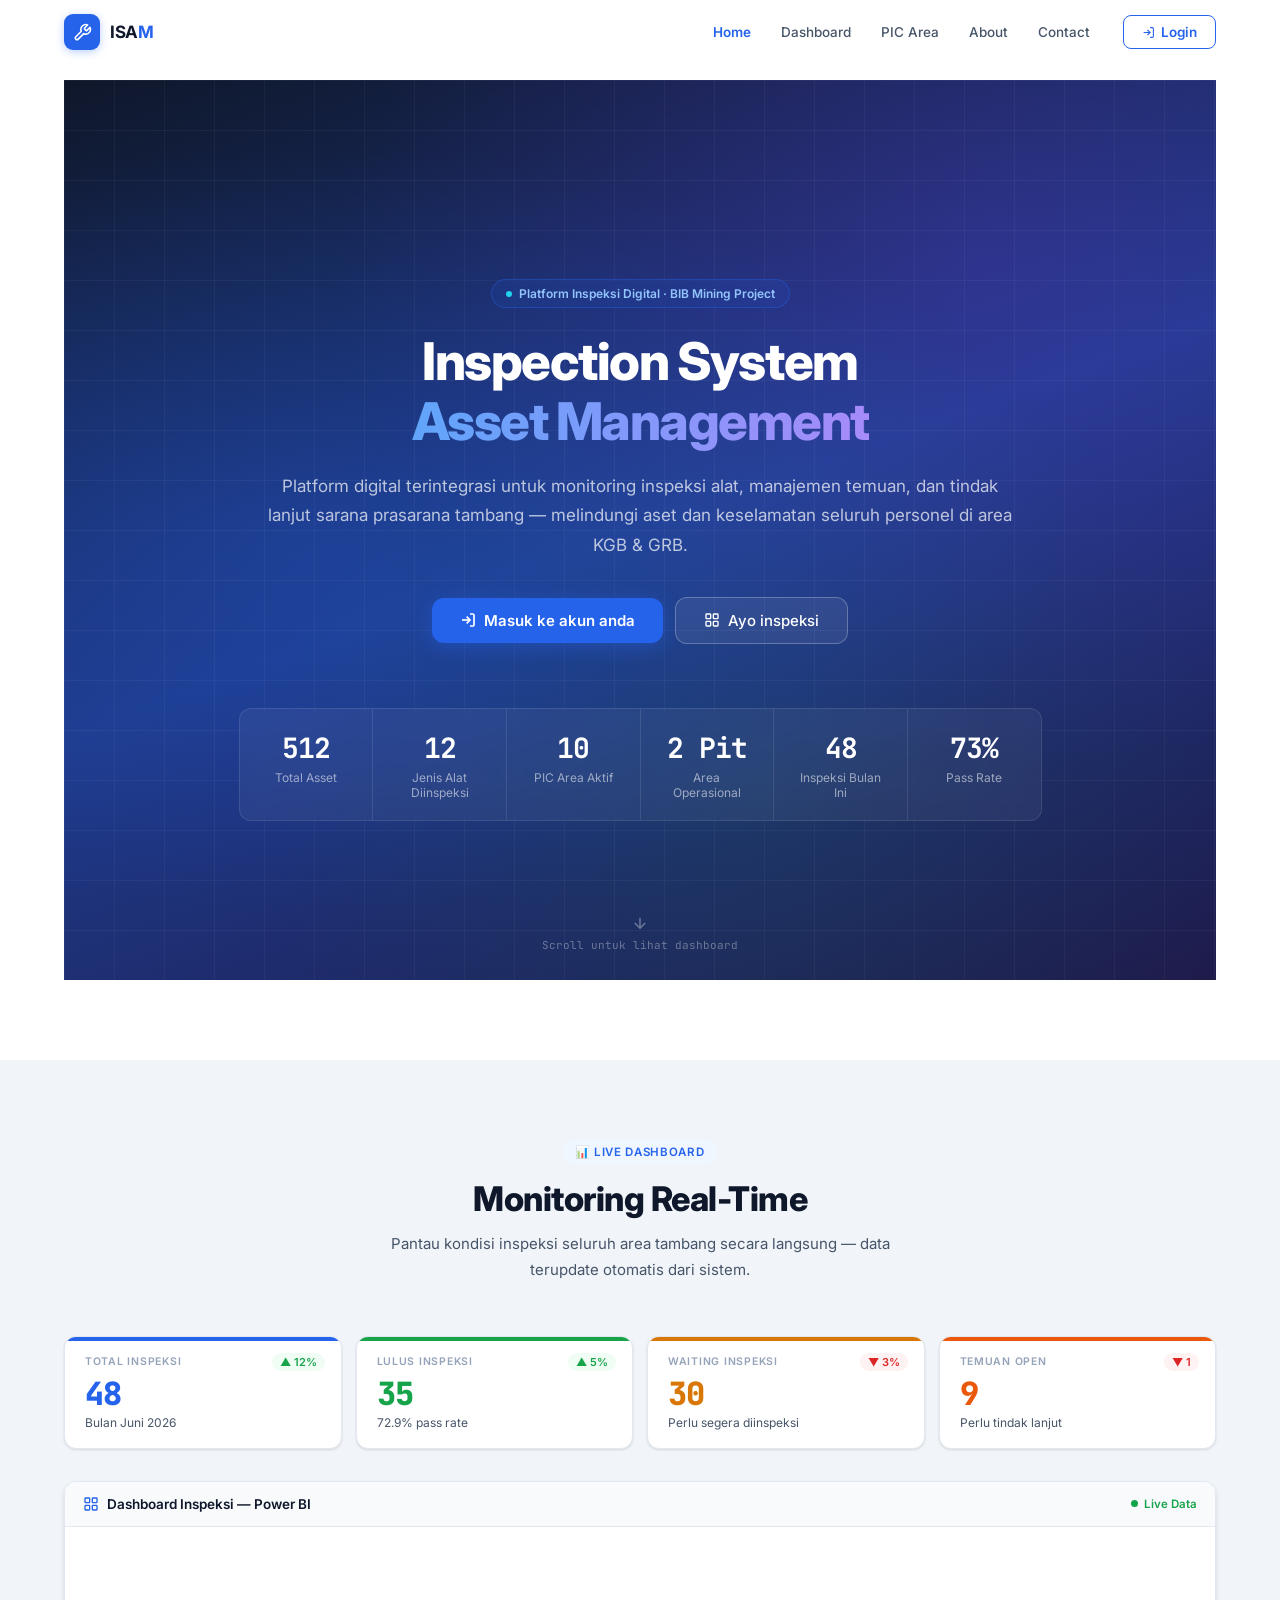
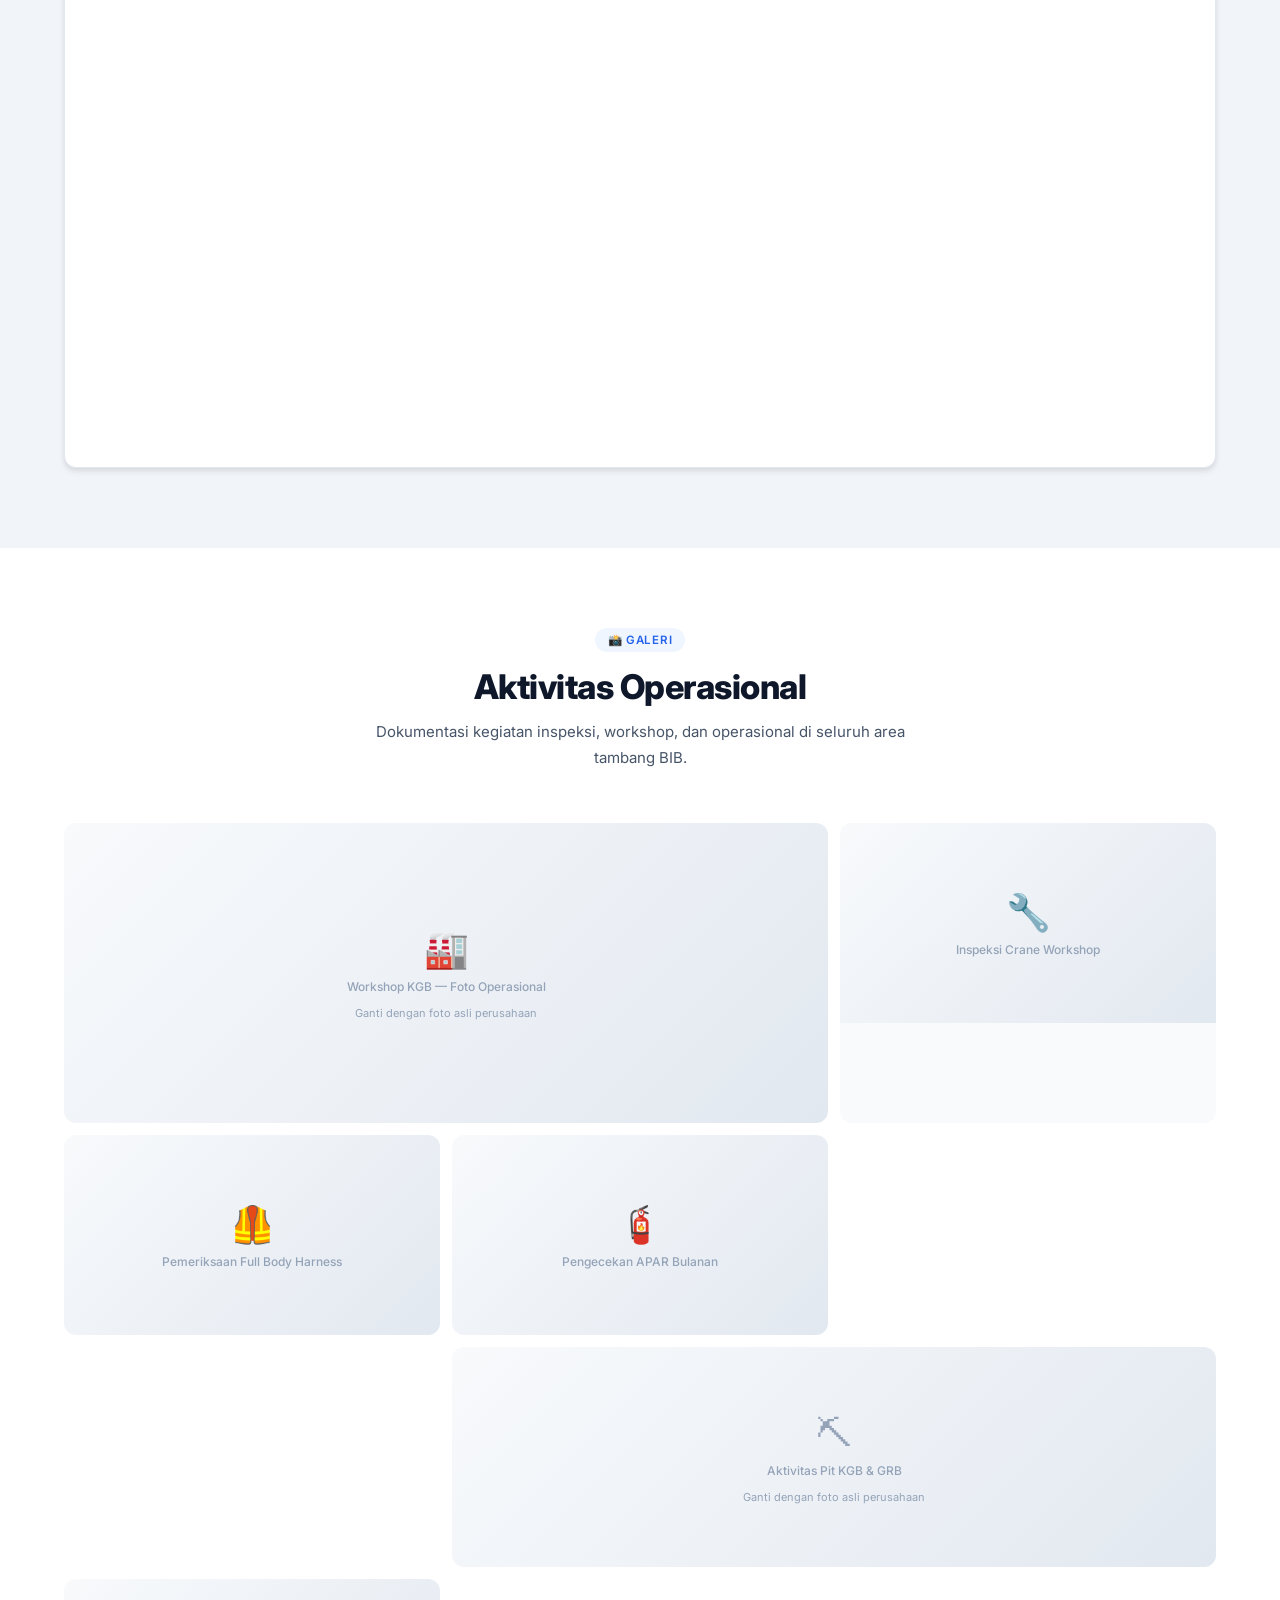
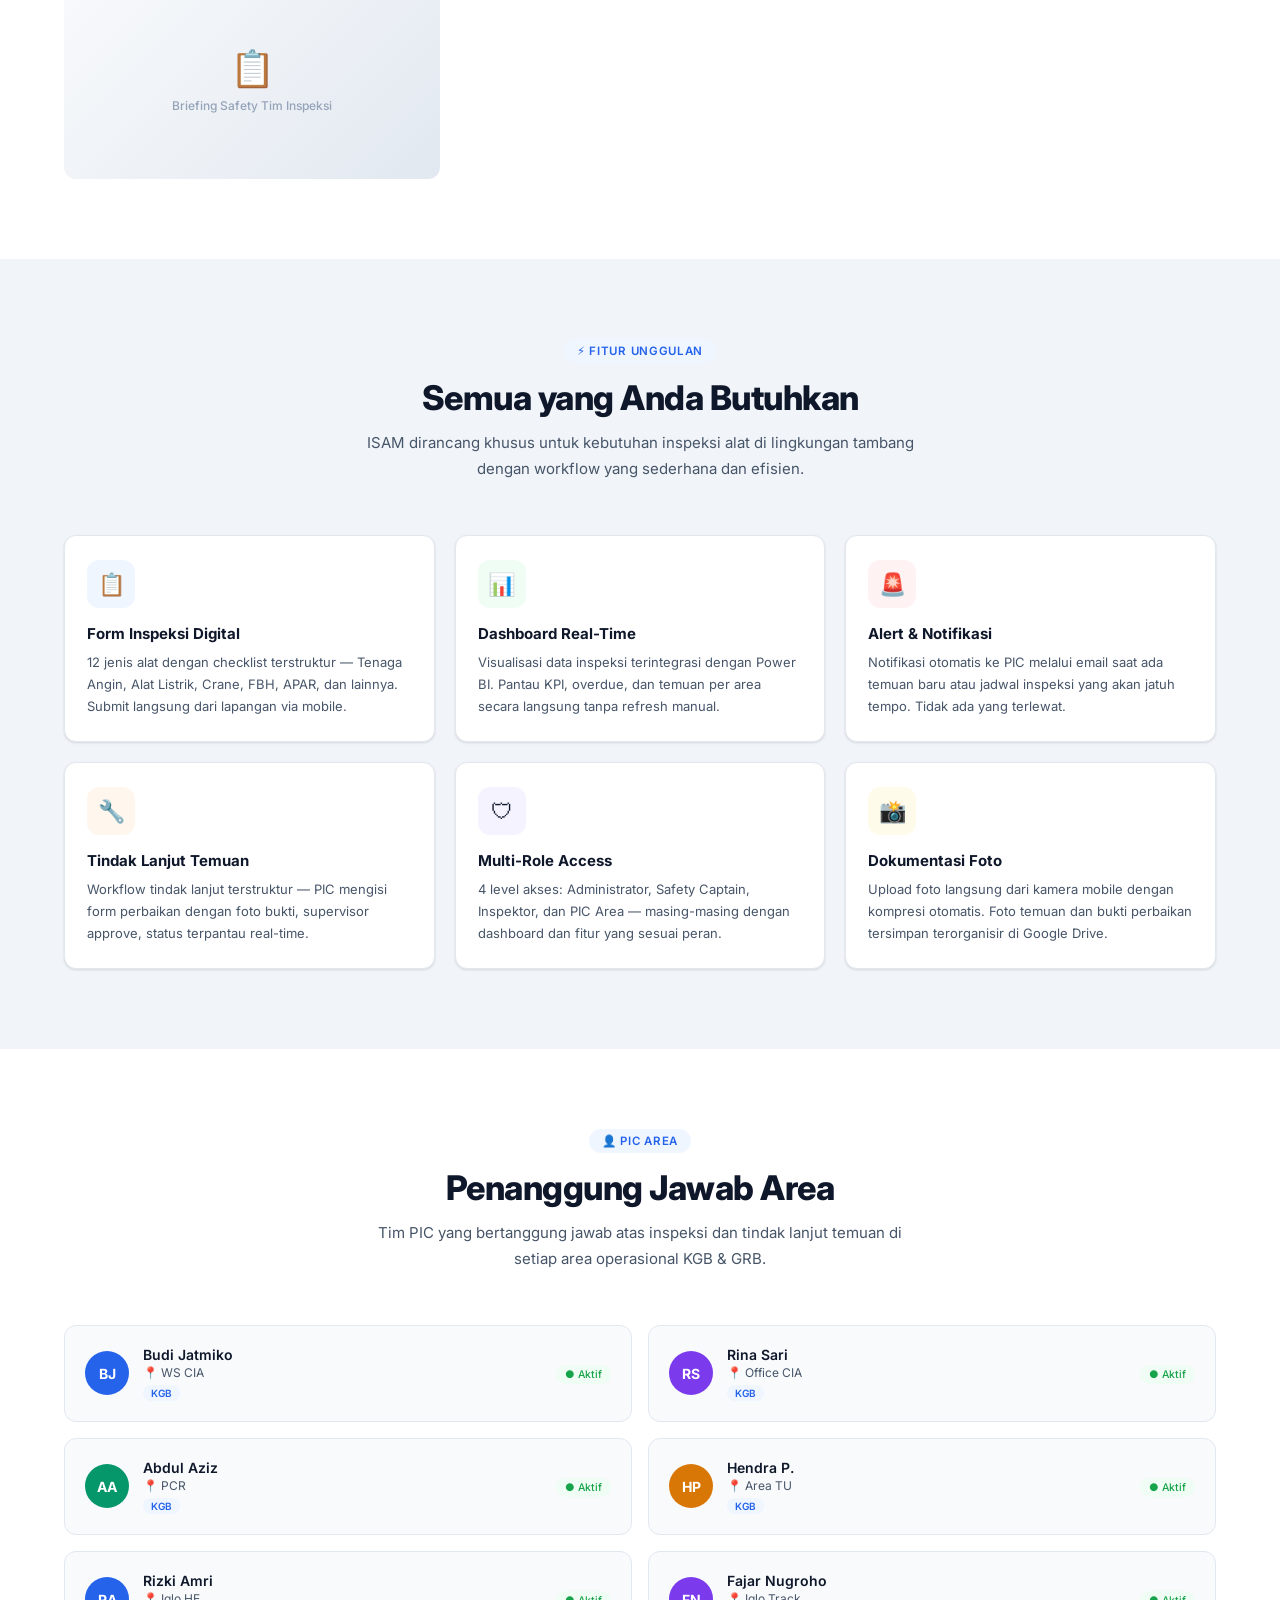
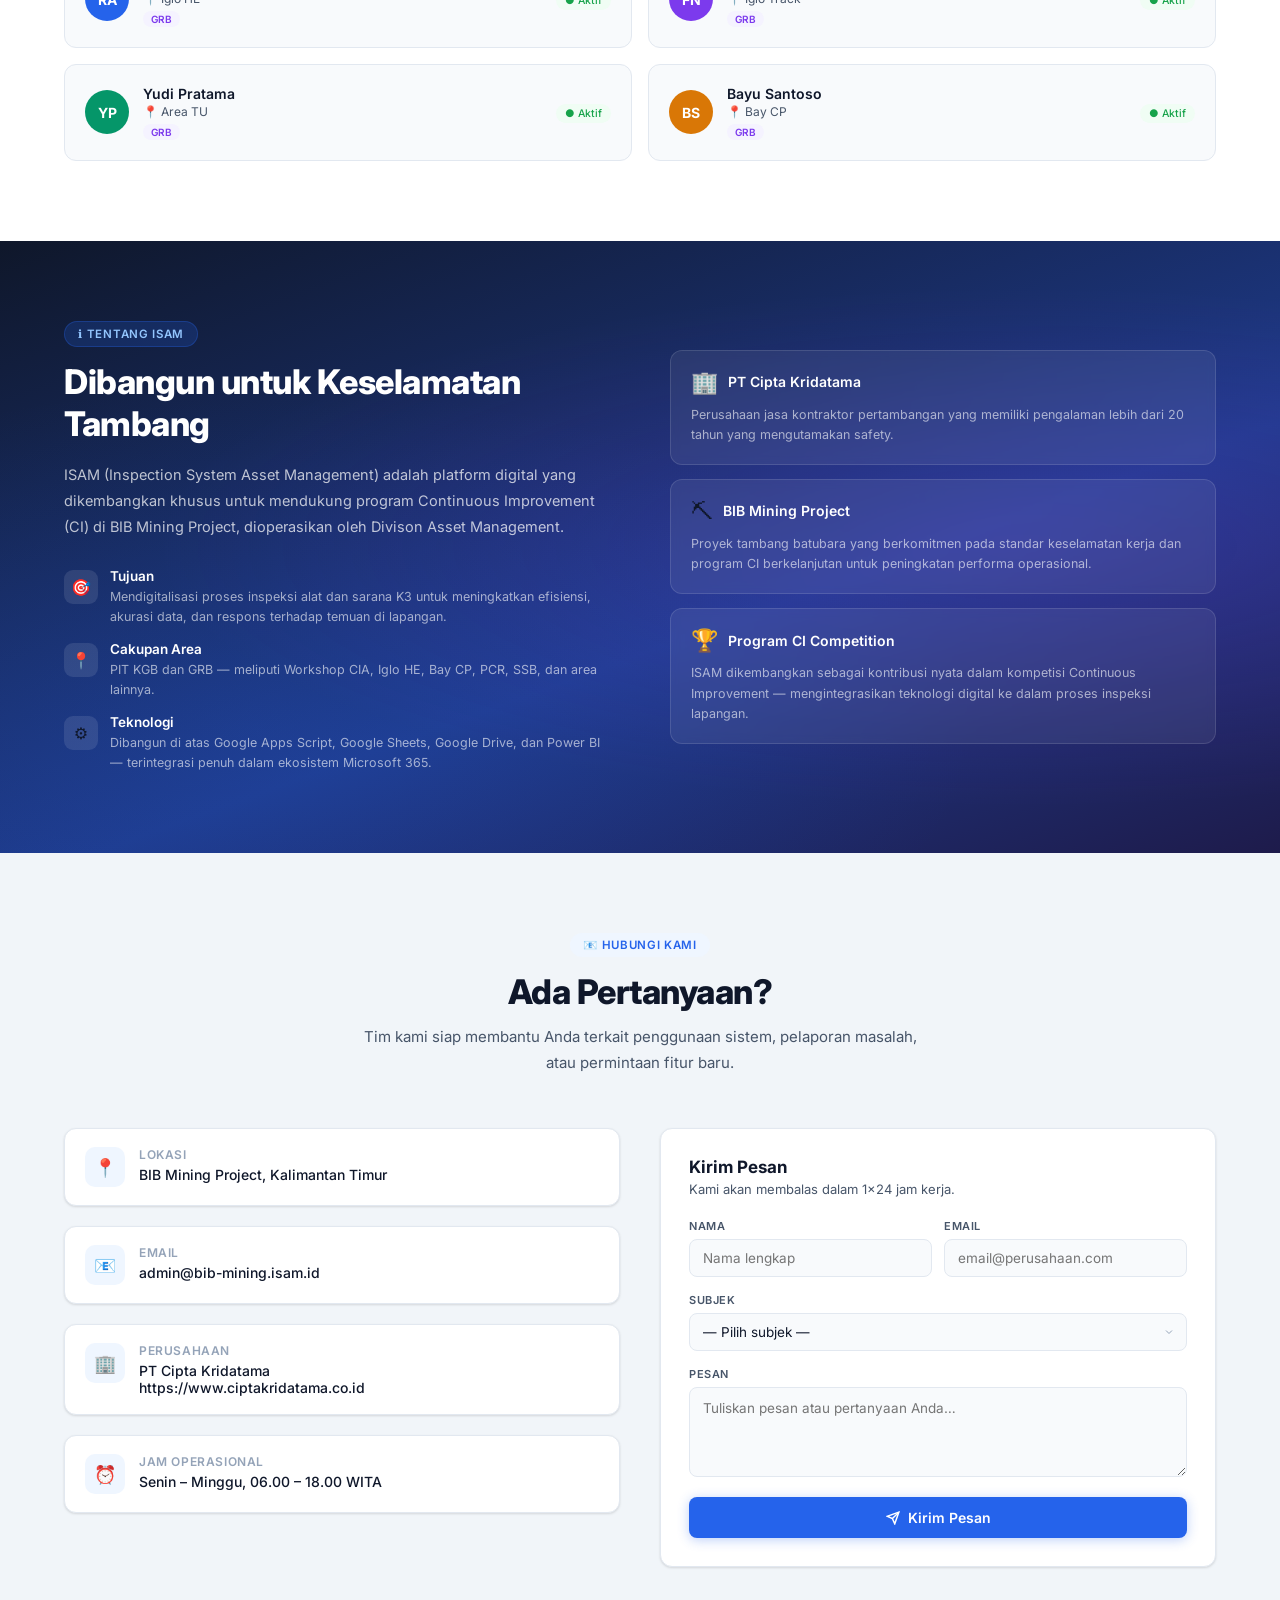
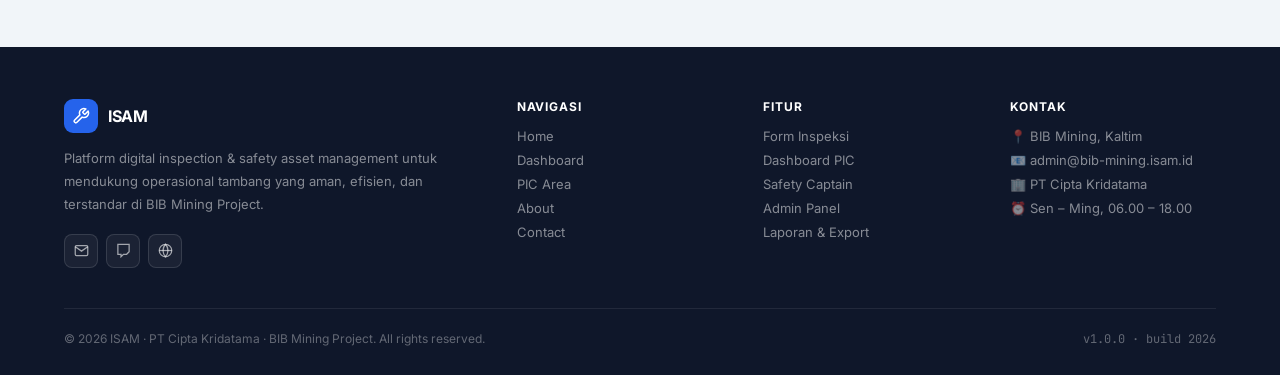
<file: index.html>
<!DOCTYPE html>
<html lang="id">
<head>
  <meta charset="UTF-8" />
  <meta name="viewport" content="width=device-width, initial-scale=1.0, viewport-fit=cover" />
  <title>ISAM — Inspection System Asset Management</title>
  <meta name="description" content="Platform digital monitoring inspeksi alat dan manajemen temuan sarana prasarana tambang BIB Mining." />
  <link href="https://fonts.googleapis.com/css2?family=Inter:wght@400;500;600;700;800&family=JetBrains+Mono:wght@400;500&display=swap" rel="stylesheet" />
  <link rel="stylesheet" href="style/indexstyl.css" />
  <link rel="stylesheet" href="style/index-responsive.css" />
</head>
<body>

<!-- NAVBAR -->
<nav class="navbar" id="navbar">
  <a class="nav-logo" onclick="scrollSec('home')" style="cursor:pointer">
    <div class="nav-logo-mark">
      <svg viewBox="0 0 24 24">
        <path d="M14.7 6.3a1 1 0 0 0 0 1.4l1.6 1.6a1 1 0 0 0 1.4 0l3.77-3.77a6 6 0 0 1-7.94 7.94l-6.91 6.91a2.12 2.12 0 0 1-3-3l6.91-6.91a6 6 0 0 1 7.94-7.94l-3.76 3.76z"/>
      </svg>
    </div>
    <div><div class="nav-logo-title">ISA<span>M</span></div></div>
  </a>

  <div class="nav-links">
    <a class="nav-link active" data-nav="home"      onclick="scrollSec('home')">Home</a>
    <a class="nav-link"        data-nav="dashboard"  onclick="scrollSec('dashboard')">Dashboard</a>
    <a class="nav-link"        data-nav="pic-area"   onclick="scrollSec('pic-area')">PIC Area</a>
    <a class="nav-link"        data-nav="about"      onclick="scrollSec('about')">About</a>
    <a class="nav-link"        data-nav="contact"    onclick="scrollSec('contact')">Contact</a>
  </div>

  <div class="nav-cta">
    <a class="btn-nav-login" href="login.html">
      <svg width="13" height="13" viewBox="0 0 24 24" fill="none" stroke="currentColor" stroke-width="2">
        <path d="M15 3h4a2 2 0 0 1 2 2v14a2 2 0 0 1-2 2h-4"/>
        <polyline points="10 17 15 12 10 7"/>
        <line x1="15" y1="12" x2="3" y2="12"/>
      </svg>
      <span>Login</span>
    </a>
    <div class="profile-badge" id="profile-badge" onclick="goDashboard()" style="display:none">
      <div class="profile-ava" id="profile-ava">SA</div>
      <div>
        <div class="profile-name" id="profile-name">User</div>
        <div class="profile-role" id="profile-role">Role</div>
      </div>
    </div>
  </div>

  <div class="hamburger" id="hamburger">
    <span></span><span></span><span></span>
  </div>
</nav>

<!-- Mobile Menu -->
<div class="mobile-menu" id="mobile-menu">
  <a class="mobile-link" data-scroll onclick="scrollSec('home')">🏠 Home</a>
  <a class="mobile-link" data-scroll onclick="scrollSec('dashboard')">📊 Dashboard</a>
  <a class="mobile-link" data-scroll onclick="scrollSec('pic-area')">👤 PIC Area</a>
  <a class="mobile-link" data-scroll onclick="scrollSec('about')">ℹ️ About</a>
  <a class="mobile-link" data-scroll onclick="scrollSec('contact')">📧 Contact</a>
  <a class="mobile-link" href="login.html" style="color:var(--accent);font-weight:600">🔑 Login</a>
</div>


<!-- HERO -->
<section id="sec-home">
  <div class="hero">
    <div class="hero-bg"></div>
    <div class="hero-grid"></div>

    <div class="hero-content">
      <div class="hero-badge">
        <div class="hero-badge-dot"></div>
        Platform Inspeksi Digital · BIB Mining Project
      </div>
      <h1 class="hero-title">
        Inspection System<br/>
        <span>Asset Management</span>
      </h1>
      <p class="hero-desc">
        Platform digital terintegrasi untuk monitoring inspeksi alat, manajemen temuan,
        dan tindak lanjut sarana prasarana tambang — melindungi aset dan keselamatan
        seluruh personel di area KGB &amp; GRB.
      </p>
      <div class="hero-cta">
        <a class="btn-hero-primary" href="login.html">
          <svg width="16" height="16" viewBox="0 0 24 24" fill="none" stroke="currentColor" stroke-width="2.5">
            <path d="M15 3h4a2 2 0 0 1 2 2v14a2 2 0 0 1-2 2h-4"/>
            <polyline points="10 17 15 12 10 7"/>
            <line x1="15" y1="12" x2="3" y2="12"/>
          </svg>
          Masuk ke akun anda
        </a>
        <a class="btn-hero-secondary" href="https://isamckbib.github.io/System_inspeksi/form-inspeksi.html">
          <svg width="16" height="16" viewBox="0 0 24 24" fill="none" stroke="currentColor" stroke-width="2">
            <rect x="3" y="3" width="7" height="7" rx="1"/>
            <rect x="14" y="3" width="7" height="7" rx="1"/>
            <rect x="3" y="14" width="7" height="7" rx="1"/>
            <rect x="14" y="14" width="7" height="7" rx="1"/>
          </svg>
          Ayo inspeksi
        </a>
      </div>
    </div>

    <div class="hero-stats">
      <div class="hero-stat"><div class="hs-val" data-count="512" data-suffix="">0</div><div class="hs-lbl">Total Asset</div></div>
      <div class="hero-stat"><div class="hs-val" data-count="12"  data-suffix="">0</div><div class="hs-lbl">Jenis Alat Diinspeksi</div></div>
      <div class="hero-stat"><div class="hs-val" data-count="10"  data-suffix="">0</div><div class="hs-lbl">PIC Area Aktif</div></div>
      <div class="hero-stat"><div class="hs-val" data-count="2"   data-suffix=" Pit">0</div><div class="hs-lbl">Area Operasional</div></div>
      <div class="hero-stat"><div class="hs-val" data-count="48"  data-suffix="">0</div><div class="hs-lbl">Inspeksi Bulan Ini</div></div>
      <div class="hero-stat"><div class="hs-val" data-count="73"  data-suffix="%">0</div><div class="hs-lbl">Pass Rate</div></div>
    </div>

    <div class="scroll-hint" onclick="scrollSec('dashboard')">
      <svg viewBox="0 0 24 24" fill="none" stroke="currentColor" stroke-width="2">
        <path d="M12 5v14M5 12l7 7 7-7"/>
      </svg>
      Scroll untuk lihat dashboard
    </div>
  </div>
</section>


<!-- DASHBOARD / KPI -->
<section class="kpi-section" id="sec-dashboard">
  <div class="section-header">
    <div class="section-badge">📊 Live Dashboard</div>
    <h2 class="section-title">Monitoring Real-Time</h2>
    <p class="section-desc">Pantau kondisi inspeksi seluruh area tambang secara langsung — data terupdate otomatis dari sistem.</p>
  </div>
  <div class="kpi-quick">
    <div class="kq-card"><div class="kq-accent" style="background:var(--accent)"></div><div class="kq-label">Total Inspeksi</div><div class="kq-val" style="color:var(--accent)" data-count="48">0</div><div class="kq-desc">Bulan Juni 2026</div><span class="kq-trend kq-up">▲ 12%</span></div>
    <div class="kq-card"><div class="kq-accent" style="background:var(--green)"></div><div class="kq-label">Lulus Inspeksi</div><div class="kq-val" style="color:var(--green)" data-count="35">0</div><div class="kq-desc">72.9% pass rate</div><span class="kq-trend kq-up">▲ 5%</span></div>
    <div class="kq-card"><div class="kq-accent" style="background:var(--yellow)"></div><div class="kq-label">Waiting Inspeksi</div><div class="kq-val" style="color:var(--yellow)" data-count="30">0</div><div class="kq-desc">Perlu segera diinspeksi</div><span class="kq-trend kq-down">▼ 3%</span></div>
    <div class="kq-card"><div class="kq-accent" style="background:var(--orange)"></div><div class="kq-label">Temuan Open</div><div class="kq-val" style="color:var(--orange)" data-count="9">0</div><div class="kq-desc">Perlu tindak lanjut</div><span class="kq-trend kq-down">▼ 1</span></div>
  </div>
  <div class="pbi-wrap">
    <div class="pbi-header">
      <div class="pbi-title">
        <svg viewBox="0 0 24 24" fill="none" stroke="currentColor" stroke-width="2"><rect x="3" y="3" width="7" height="7" rx="1"/><rect x="14" y="3" width="7" height="7" rx="1"/><rect x="3" y="14" width="7" height="7" rx="1"/><rect x="14" y="14" width="7" height="7" rx="1"/></svg>
        Dashboard Inspeksi — Power BI
      </div>
      <div class="pbi-live"><div class="pbi-live-dot"></div>Live Data</div>
    </div>
    <iframe class="pbi-frame"
      src="https://app.powerbi.com/view?r=eyJrIjoiMWM4NTM4NjEtNmU1Yy00NmE3LWJkMTItYmY3N2I2ODhjMGRjIiwidCI6ImI3Y2YzZDc4LTZjYmQtNGFjMi05OTU2LWY2OGFiNjA5NjBiZiIsImMiOjEwfQ%3D%3D"
      allowfullscreen title="ISAM Power BI Dashboard" loading="lazy"></iframe>
  </div>
</section>


<!-- GALLERY -->
<section class="gallery-section">
  <div class="section-header">
    <div class="section-badge">📸 Galeri</div>
    <h2 class="section-title">Aktivitas Operasional</h2>
    <p class="section-desc">Dokumentasi kegiatan inspeksi, workshop, dan operasional di seluruh area tambang BIB.</p>
  </div>
  <div class="gallery-grid">
    <div class="gallery-item"><div class="gallery-placeholder" style="height:300px"><div class="gp-icon">🏭</div><div class="gp-lbl">Workshop KGB — Foto Operasional</div><div style="font-size:11px;color:var(--text3);margin-top:4px">Ganti dengan foto asli perusahaan</div></div><div class="gallery-overlay"><div class="gallery-caption">Workshop CIA — Area KGB</div></div></div>
    <div class="gallery-item"><div class="gallery-placeholder" style="height:200px"><div class="gp-icon">🔧</div><div class="gp-lbl">Inspeksi Crane Workshop</div></div><div class="gallery-overlay"><div class="gallery-caption">Inspeksi Crane — Bay CP</div></div></div>
    <div class="gallery-item"><div class="gallery-placeholder" style="height:200px"><div class="gp-icon">🦺</div><div class="gp-lbl">Pemeriksaan Full Body Harness</div></div><div class="gallery-overlay"><div class="gallery-caption">Inspeksi FBH — Iglo HE GRB</div></div></div>
    <div class="gallery-item"><div class="gallery-placeholder" style="height:200px"><div class="gp-icon">🧯</div><div class="gp-lbl">Pengecekan APAR Bulanan</div></div><div class="gallery-overlay"><div class="gallery-caption">Inspeksi APAR — WS CIA</div></div></div>
    <div class="gallery-item"><div class="gallery-placeholder" style="height:220px"><div class="gp-icon">⛏</div><div class="gp-lbl">Aktivitas Pit KGB &amp; GRB</div><div style="font-size:11px;color:var(--text3);margin-top:4px">Ganti dengan foto asli perusahaan</div></div><div class="gallery-overlay"><div class="gallery-caption">Area Operasional — KGB &amp; GRB</div></div></div>
    <div class="gallery-item"><div class="gallery-placeholder" style="height:200px"><div class="gp-icon">📋</div><div class="gp-lbl">Briefing Safety Tim Inspeksi</div></div><div class="gallery-overlay"><div class="gallery-caption">Safety Briefing — Tim ISAM</div></div></div>
  </div>
</section>


<!-- FEATURES -->
<section class="features-section">
  <div class="section-header">
    <div class="section-badge">⚡ Fitur Unggulan</div>
    <h2 class="section-title">Semua yang Anda Butuhkan</h2>
    <p class="section-desc">ISAM dirancang khusus untuk kebutuhan inspeksi alat di lingkungan tambang dengan workflow yang sederhana dan efisien.</p>
  </div>
  <div class="features-grid">
    <div class="feat-card"><div class="feat-icon" style="background:#eff6ff">📋</div><div class="feat-title">Form Inspeksi Digital</div><div class="feat-desc">12 jenis alat dengan checklist terstruktur — Tenaga Angin, Alat Listrik, Crane, FBH, APAR, dan lainnya. Submit langsung dari lapangan via mobile.</div></div>
    <div class="feat-card"><div class="feat-icon" style="background:#f0fdf4">📊</div><div class="feat-title">Dashboard Real-Time</div><div class="feat-desc">Visualisasi data inspeksi terintegrasi dengan Power BI. Pantau KPI, overdue, dan temuan per area secara langsung tanpa refresh manual.</div></div>
    <div class="feat-card"><div class="feat-icon" style="background:#fef2f2">🚨</div><div class="feat-title">Alert &amp; Notifikasi</div><div class="feat-desc">Notifikasi otomatis ke PIC melalui email saat ada temuan baru atau jadwal inspeksi yang akan jatuh tempo. Tidak ada yang terlewat.</div></div>
    <div class="feat-card"><div class="feat-icon" style="background:#fff7ed">🔧</div><div class="feat-title">Tindak Lanjut Temuan</div><div class="feat-desc">Workflow tindak lanjut terstruktur — PIC mengisi form perbaikan dengan foto bukti, supervisor approve, status terpantau real-time.</div></div>
    <div class="feat-card"><div class="feat-icon" style="background:#f5f3ff">🛡</div><div class="feat-title">Multi-Role Access</div><div class="feat-desc">4 level akses: Administrator, Safety Captain, Inspektor, dan PIC Area — masing-masing dengan dashboard dan fitur yang sesuai peran.</div></div>
    <div class="feat-card"><div class="feat-icon" style="background:#fffbeb">📸</div><div class="feat-title">Dokumentasi Foto</div><div class="feat-desc">Upload foto langsung dari kamera mobile dengan kompresi otomatis. Foto temuan dan bukti perbaikan tersimpan terorganisir di Google Drive.</div></div>
  </div>
</section>


<!-- PIC AREA -->
<section class="pic-section" id="sec-pic-area">
  <div class="section-header">
    <div class="section-badge">👤 PIC Area</div>
    <h2 class="section-title">Penanggung Jawab Area</h2>
    <p class="section-desc">Tim PIC yang bertanggung jawab atas inspeksi dan tindak lanjut temuan di setiap area operasional KGB &amp; GRB.</p>
  </div>
  <div class="pic-area-grid">
    <div class="pa-card"><div class="pa-ava" style="background:#2563eb">BJ</div><div><div class="pa-name">Budi Jatmiko</div><div class="pa-area">📍 WS CIA</div><span class="pa-pit" style="background:#eff6ff;color:#2563eb">KGB</span></div><div class="pa-status"><span class="pa-badge" style="background:#f0fdf4;color:#16a34a">● Aktif</span></div></div>
    <div class="pa-card"><div class="pa-ava" style="background:#7c3aed">RS</div><div><div class="pa-name">Rina Sari</div><div class="pa-area">📍 Office CIA</div><span class="pa-pit" style="background:#eff6ff;color:#2563eb">KGB</span></div><div class="pa-status"><span class="pa-badge" style="background:#f0fdf4;color:#16a34a">● Aktif</span></div></div>
    <div class="pa-card"><div class="pa-ava" style="background:#059669">AA</div><div><div class="pa-name">Abdul Aziz</div><div class="pa-area">📍 PCR</div><span class="pa-pit" style="background:#eff6ff;color:#2563eb">KGB</span></div><div class="pa-status"><span class="pa-badge" style="background:#f0fdf4;color:#16a34a">● Aktif</span></div></div>
    <div class="pa-card"><div class="pa-ava" style="background:#d97706">HP</div><div><div class="pa-name">Hendra P.</div><div class="pa-area">📍 Area TU</div><span class="pa-pit" style="background:#eff6ff;color:#2563eb">KGB</span></div><div class="pa-status"><span class="pa-badge" style="background:#f0fdf4;color:#16a34a">● Aktif</span></div></div>
    <div class="pa-card"><div class="pa-ava" style="background:#2563eb">RA</div><div><div class="pa-name">Rizki Amri</div><div class="pa-area">📍 Iglo HE</div><span class="pa-pit" style="background:#f5f3ff;color:#7c3aed">GRB</span></div><div class="pa-status"><span class="pa-badge" style="background:#f0fdf4;color:#16a34a">● Aktif</span></div></div>
    <div class="pa-card"><div class="pa-ava" style="background:#7c3aed">FN</div><div><div class="pa-name">Fajar Nugroho</div><div class="pa-area">📍 Iglo Track</div><span class="pa-pit" style="background:#f5f3ff;color:#7c3aed">GRB</span></div><div class="pa-status"><span class="pa-badge" style="background:#f0fdf4;color:#16a34a">● Aktif</span></div></div>
    <div class="pa-card"><div class="pa-ava" style="background:#059669">YP</div><div><div class="pa-name">Yudi Pratama</div><div class="pa-area">📍 Area TU</div><span class="pa-pit" style="background:#f5f3ff;color:#7c3aed">GRB</span></div><div class="pa-status"><span class="pa-badge" style="background:#f0fdf4;color:#16a34a">● Aktif</span></div></div>
    <div class="pa-card"><div class="pa-ava" style="background:#d97706">BS</div><div><div class="pa-name">Bayu Santoso</div><div class="pa-area">📍 Bay CP</div><span class="pa-pit" style="background:#f5f3ff;color:#7c3aed">GRB</span></div><div class="pa-status"><span class="pa-badge" style="background:#f0fdf4;color:#16a34a">● Aktif</span></div></div>
  </div>
</section>


<!-- ABOUT -->
<section class="about-section" id="sec-about">
  <div class="about-grid">
    <div class="about-content">
      <div class="section-badge" style="display:inline-flex">ℹ️ Tentang ISAM</div>
      <h2 class="about-title">Dibangun untuk Keselamatan Tambang</h2>
      <p class="about-desc">ISAM (Inspection System Asset Management) adalah platform digital yang dikembangkan khusus untuk mendukung program Continuous Improvement (CI) di BIB Mining Project, dioperasikan oleh Divison Asset Management.</p>
      <div class="about-items">
        <div class="about-item"><div class="about-item-icon">🎯</div><div><div class="about-item-title">Tujuan</div><div class="about-item-desc">Mendigitalisasi proses inspeksi alat dan sarana K3 untuk meningkatkan efisiensi, akurasi data, dan respons terhadap temuan di lapangan.</div></div></div>
        <div class="about-item"><div class="about-item-icon">📍</div><div><div class="about-item-title">Cakupan Area</div><div class="about-item-desc">PIT KGB dan GRB — meliputi Workshop CIA, Iglo HE, Bay CP, PCR, SSB, dan area lainnya.</div></div></div>
        <div class="about-item"><div class="about-item-icon">⚙️</div><div><div class="about-item-title">Teknologi</div><div class="about-item-desc">Dibangun di atas Google Apps Script, Google Sheets, Google Drive, dan Power BI — terintegrasi penuh dalam ekosistem Microsoft 365.</div></div></div>
      </div>
    </div>
    <div class="about-cards">
      <div class="ab-card"><div class="ab-card-head"><div class="ab-card-icon">🏢</div><div class="ab-card-title">PT Cipta Kridatama</div></div><div class="ab-card-desc">Perusahaan jasa kontraktor pertambangan yang memiliki pengalaman lebih dari 20 tahun yang mengutamakan safety.</div></div>
      <div class="ab-card"><div class="ab-card-head"><div class="ab-card-icon">⛏</div><div class="ab-card-title">BIB Mining Project</div></div><div class="ab-card-desc">Proyek tambang batubara yang berkomitmen pada standar keselamatan kerja dan program CI berkelanjutan untuk peningkatan performa operasional.</div></div>
      <div class="ab-card"><div class="ab-card-head"><div class="ab-card-icon">🏆</div><div class="ab-card-title">Program CI Competition</div></div><div class="ab-card-desc">ISAM dikembangkan sebagai kontribusi nyata dalam kompetisi Continuous Improvement — mengintegrasikan teknologi digital ke dalam proses inspeksi lapangan.</div></div>
    </div>
  </div>
</section>


<!-- CONTACT -->
<section class="contact-section" id="sec-contact">
  <div class="section-header">
    <div class="section-badge">📧 Hubungi Kami</div>
    <h2 class="section-title">Ada Pertanyaan?</h2>
    <p class="section-desc">Tim kami siap membantu Anda terkait penggunaan sistem, pelaporan masalah, atau permintaan fitur baru.</p>
  </div>
  <div class="contact-grid">
    <div class="contact-info">
      <div class="ci-item"><div class="ci-icon">📍</div><div><div class="ci-title">Lokasi</div><div class="ci-val">BIB Mining Project, Kalimantan Timur</div></div></div>
      <div class="ci-item"><div class="ci-icon">📧</div><div><div class="ci-title">Email</div><div class="ci-val">admin@bib-mining.isam.id</div></div></div>
      <div class="ci-item"><div class="ci-icon">🏢</div><div><div class="ci-title">Perusahaan</div><div class="ci-val">PT Cipta Kridatama<br/>https://www.ciptakridatama.co.id</div></div></div>
      <div class="ci-item"><div class="ci-icon">⏰</div><div><div class="ci-title">Jam Operasional</div><div class="ci-val">Senin – Minggu, 06.00 – 18.00 WITA</div></div></div>
    </div>
    <div class="contact-form">
      <div class="cf-title">Kirim Pesan</div>
      <div class="cf-sub">Kami akan membalas dalam 1×24 jam kerja.</div>
      <form id="contact-form" onsubmit="submitContact(event)">
        <div class="cf-r2">
          <div class="cf-field"><label class="cf-lbl" for="cf-nama">Nama</label><input type="text" id="cf-nama" placeholder="Nama lengkap" /></div>
          <div class="cf-field"><label class="cf-lbl" for="cf-email">Email</label><input type="email" id="cf-email" placeholder="email@perusahaan.com" /></div>
        </div>
        <div class="cf-field">
          <label class="cf-lbl" for="cf-subject">Subjek</label>
          <select id="cf-subject">
            <option value="">— Pilih subjek —</option>
            <option value="akses">Permintaan Akses</option>
            <option value="bug">Laporan Bug / Error</option>
            <option value="fitur">Permintaan Fitur</option>
            <option value="training">Training &amp; Onboarding</option>
            <option value="lainnya">Lainnya</option>
          </select>
        </div>
        <div class="cf-field"><label class="cf-lbl" for="cf-pesan">Pesan</label><textarea id="cf-pesan" placeholder="Tuliskan pesan atau pertanyaan Anda…"></textarea></div>
        <button class="btn-submit" id="btn-contact-submit" type="submit">
          <svg width="14" height="14" viewBox="0 0 24 24" fill="none" stroke="currentColor" stroke-width="2.5"><line x1="22" y1="2" x2="11" y2="13"/><polygon points="22 2 15 22 11 13 2 9 22 2"/></svg>
          Kirim Pesan
        </button>
      </form>
    </div>
  </div>
</section>


<!-- FOOTER -->
<footer class="footer">
  <div class="footer-grid">
    <div class="footer-brand">
      <div class="footer-logo">
        <div class="footer-logo-mark"><svg viewBox="0 0 24 24"><path d="M14.7 6.3a1 1 0 0 0 0 1.4l1.6 1.6a1 1 0 0 0 1.4 0l3.77-3.77a6 6 0 0 1-7.94 7.94l-6.91 6.91a2.12 2.12 0 0 1-3-3l6.91-6.91a6 6 0 0 1 7.94-7.94l-3.76 3.76z"/></svg></div>
        <span class="footer-logo-title">ISAM</span>
      </div>
      <p class="footer-desc">Platform digital inspection &amp; safety asset management untuk mendukung operasional tambang yang aman, efisien, dan terstandar di BIB Mining Project.</p>
      <div class="footer-social">
        <div class="social-btn" onclick="showToast('Email: admin@bib-mining.isam.id')"><svg viewBox="0 0 24 24" fill="none" stroke="currentColor" stroke-width="2"><path d="M4 4h16c1.1 0 2 .9 2 2v12c0 1.1-.9 2-2 2H4c-1.1 0-2-.9-2-2V6c0-1.1.9-2 2-2z"/><polyline points="22,6 12,13 2,6"/></svg></div>
        <div class="social-btn" onclick="showToast('Fitur ini segera hadir 🚧')"><svg viewBox="0 0 24 24" fill="none" stroke="currentColor" stroke-width="2"><path d="M21 2H3v16h5v4l4-4h5l4-4V2z"/></svg></div>
        <div class="social-btn" onclick="showToast('Fitur ini segera hadir 🚧')"><svg viewBox="0 0 24 24" fill="none" stroke="currentColor" stroke-width="2"><circle cx="12" cy="12" r="10"/><line x1="2" y1="12" x2="22" y2="12"/><path d="M12 2a15.3 15.3 0 0 1 4 10 15.3 15.3 0 0 1-4 10 15.3 15.3 0 0 1-4-10 15.3 15.3 0 0 1 4-10z"/></svg></div>
      </div>
    </div>
    <div>
      <div class="footer-col-title">Navigasi</div>
      <div class="footer-links">
        <a class="footer-link" onclick="scrollSec('home')">Home</a>
        <a class="footer-link" onclick="scrollSec('dashboard')">Dashboard</a>
        <a class="footer-link" onclick="scrollSec('pic-area')">PIC Area</a>
        <a class="footer-link" onclick="scrollSec('about')">About</a>
        <a class="footer-link" onclick="scrollSec('contact')">Contact</a>
      </div>
    </div>
    <div>
      <div class="footer-col-title">Fitur</div>
      <div class="footer-links">
        <a class="footer-link" href="login.html">Form Inspeksi</a>
        <a class="footer-link" href="login.html">Dashboard PIC</a>
        <a class="footer-link" href="login.html">Safety Captain</a>
        <a class="footer-link" href="login.html">Admin Panel</a>
        <a class="footer-link" onclick="showToast('Fitur laporan segera hadir 📄')">Laporan &amp; Export</a>
      </div>
    </div>
    <div>
      <div class="footer-col-title">Kontak</div>
      <div class="footer-links">
        <a class="footer-link">📍 BIB Mining, Kaltim</a>
        <a class="footer-link">📧 admin@bib-mining.isam.id</a>
        <a class="footer-link">🏢 PT Cipta Kridatama</a>
        <a class="footer-link">⏰ Sen – Ming, 06.00 – 18.00</a>
      </div>
    </div>
  </div>
  <div class="footer-bottom">
    <div>© 2026 ISAM · PT Cipta Kridatama · BIB Mining Project. All rights reserved.</div>
    <div class="footer-bottom-right">v1.0.0 · build 2026</div>
  </div>
</footer>

<div class="toast" id="toast-el"><span id="toast-txt"></span></div>

<script src="Java/indexjs.js"></script>
</body>
</html>
</file>
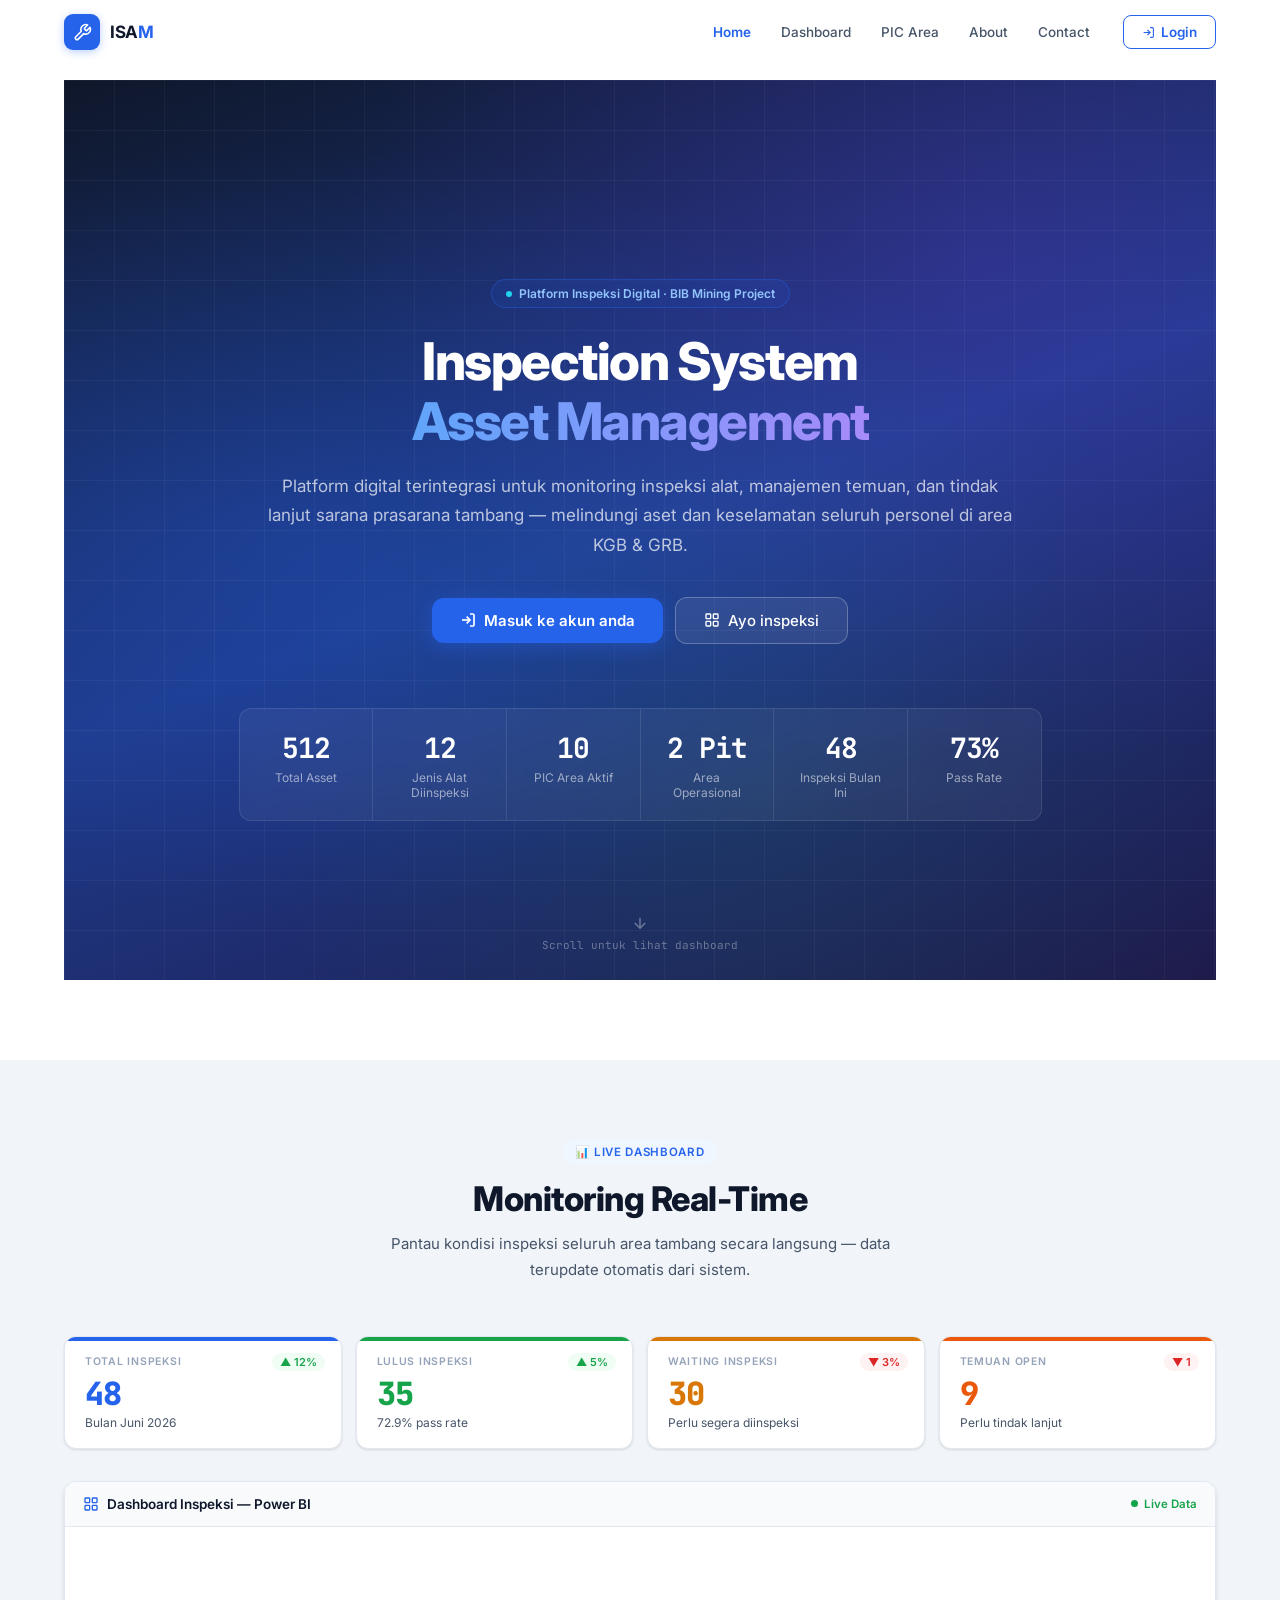
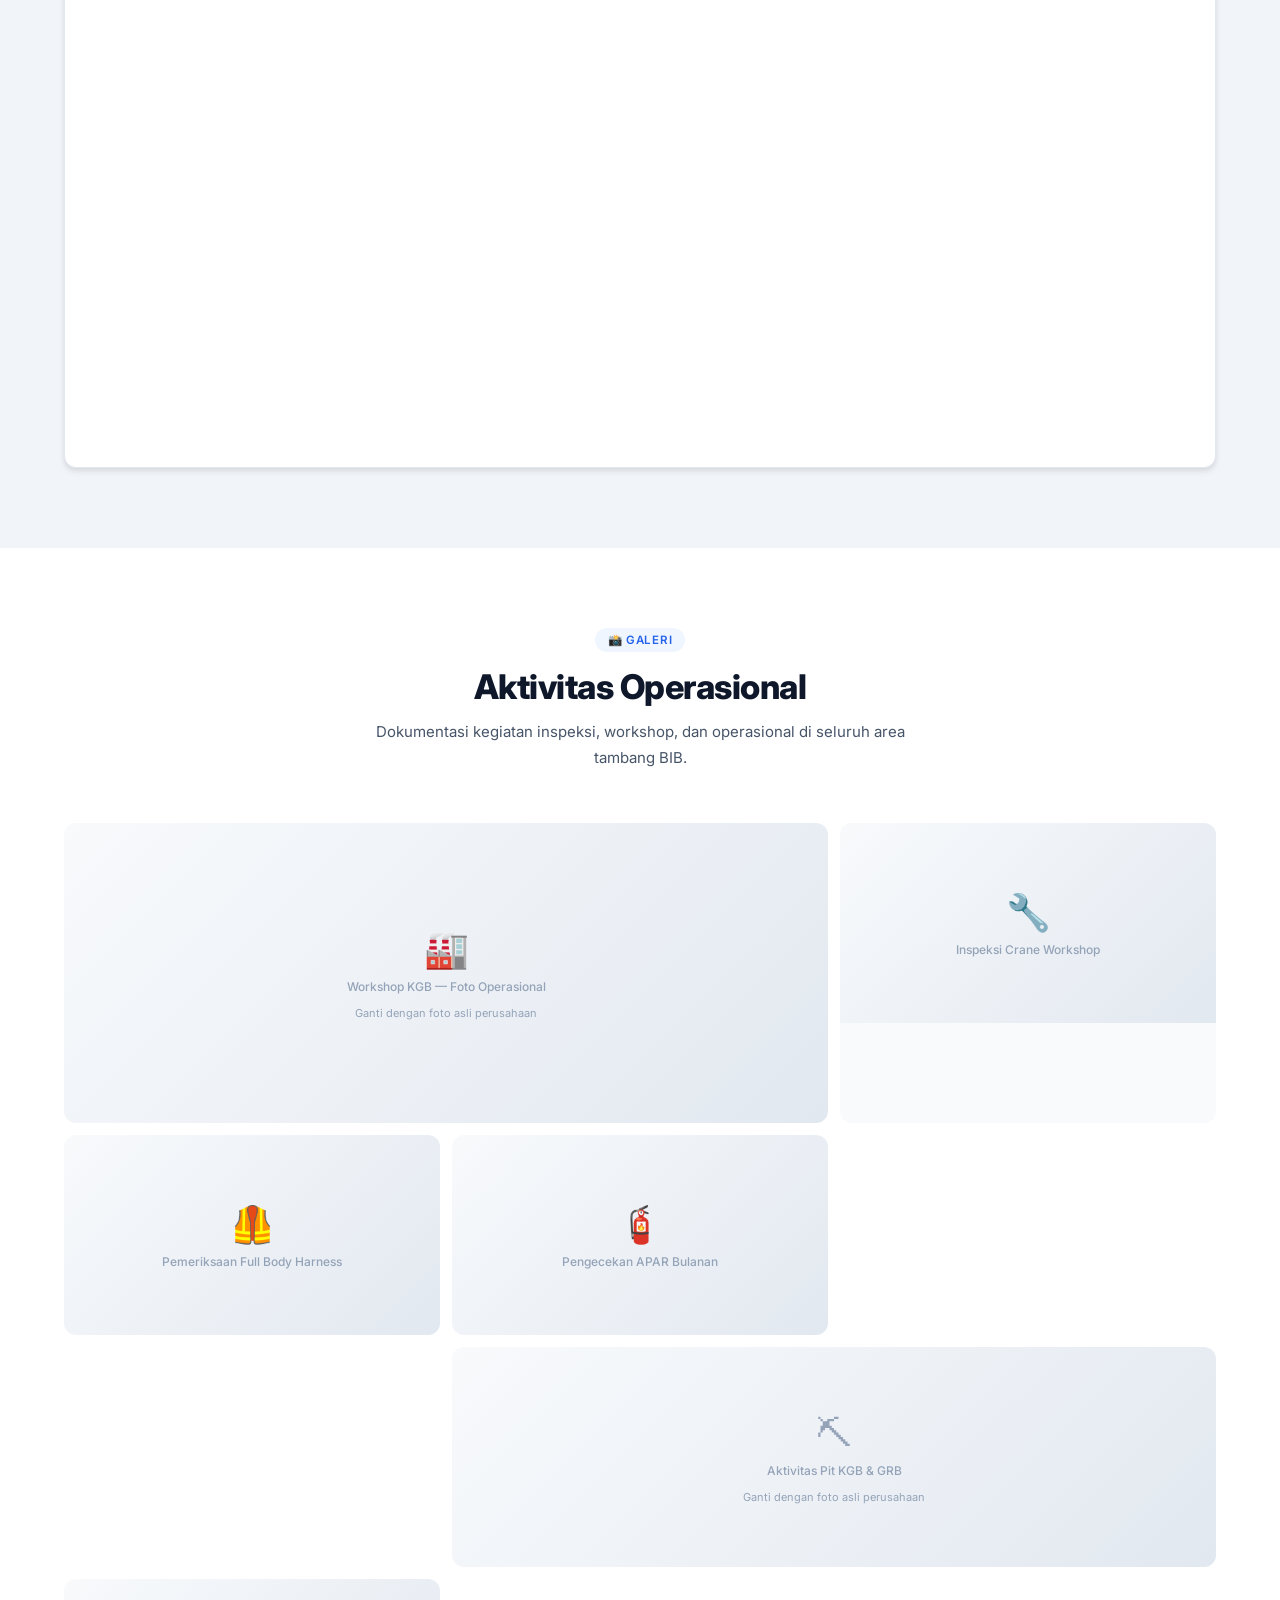
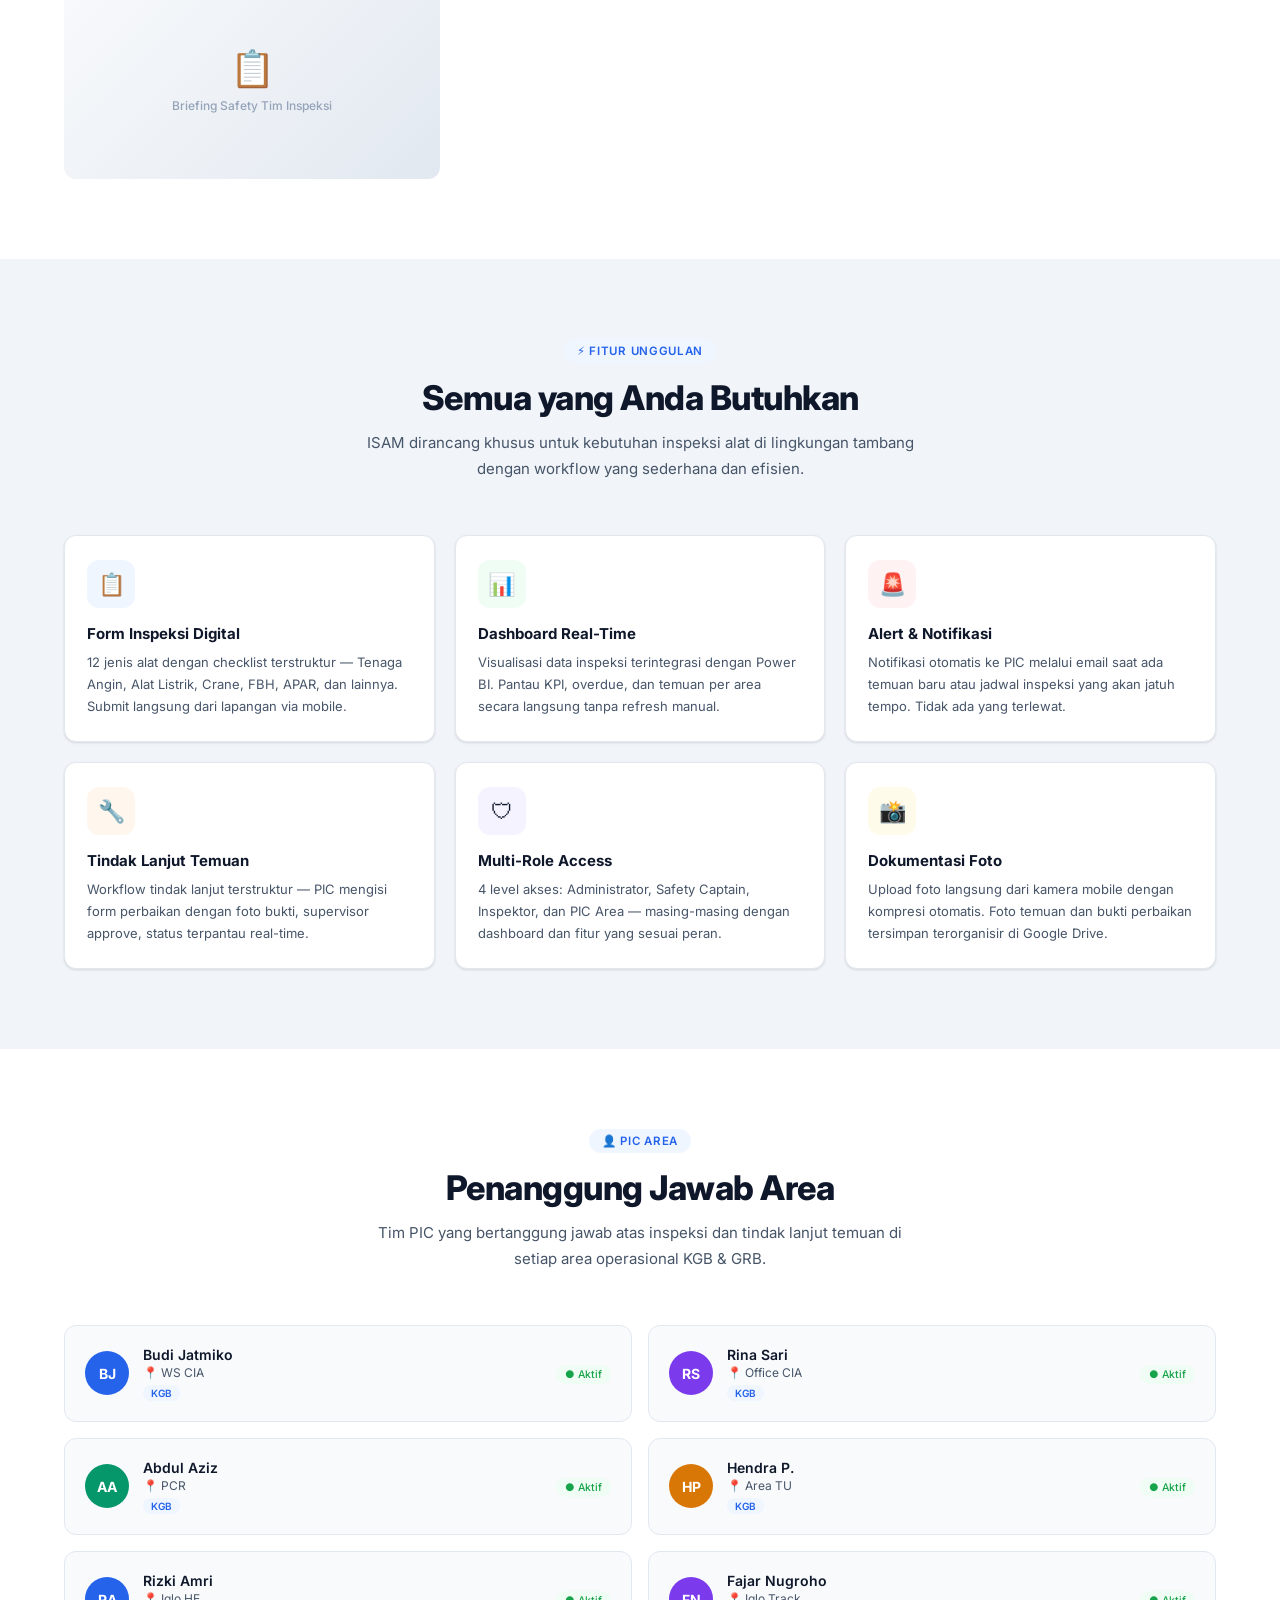
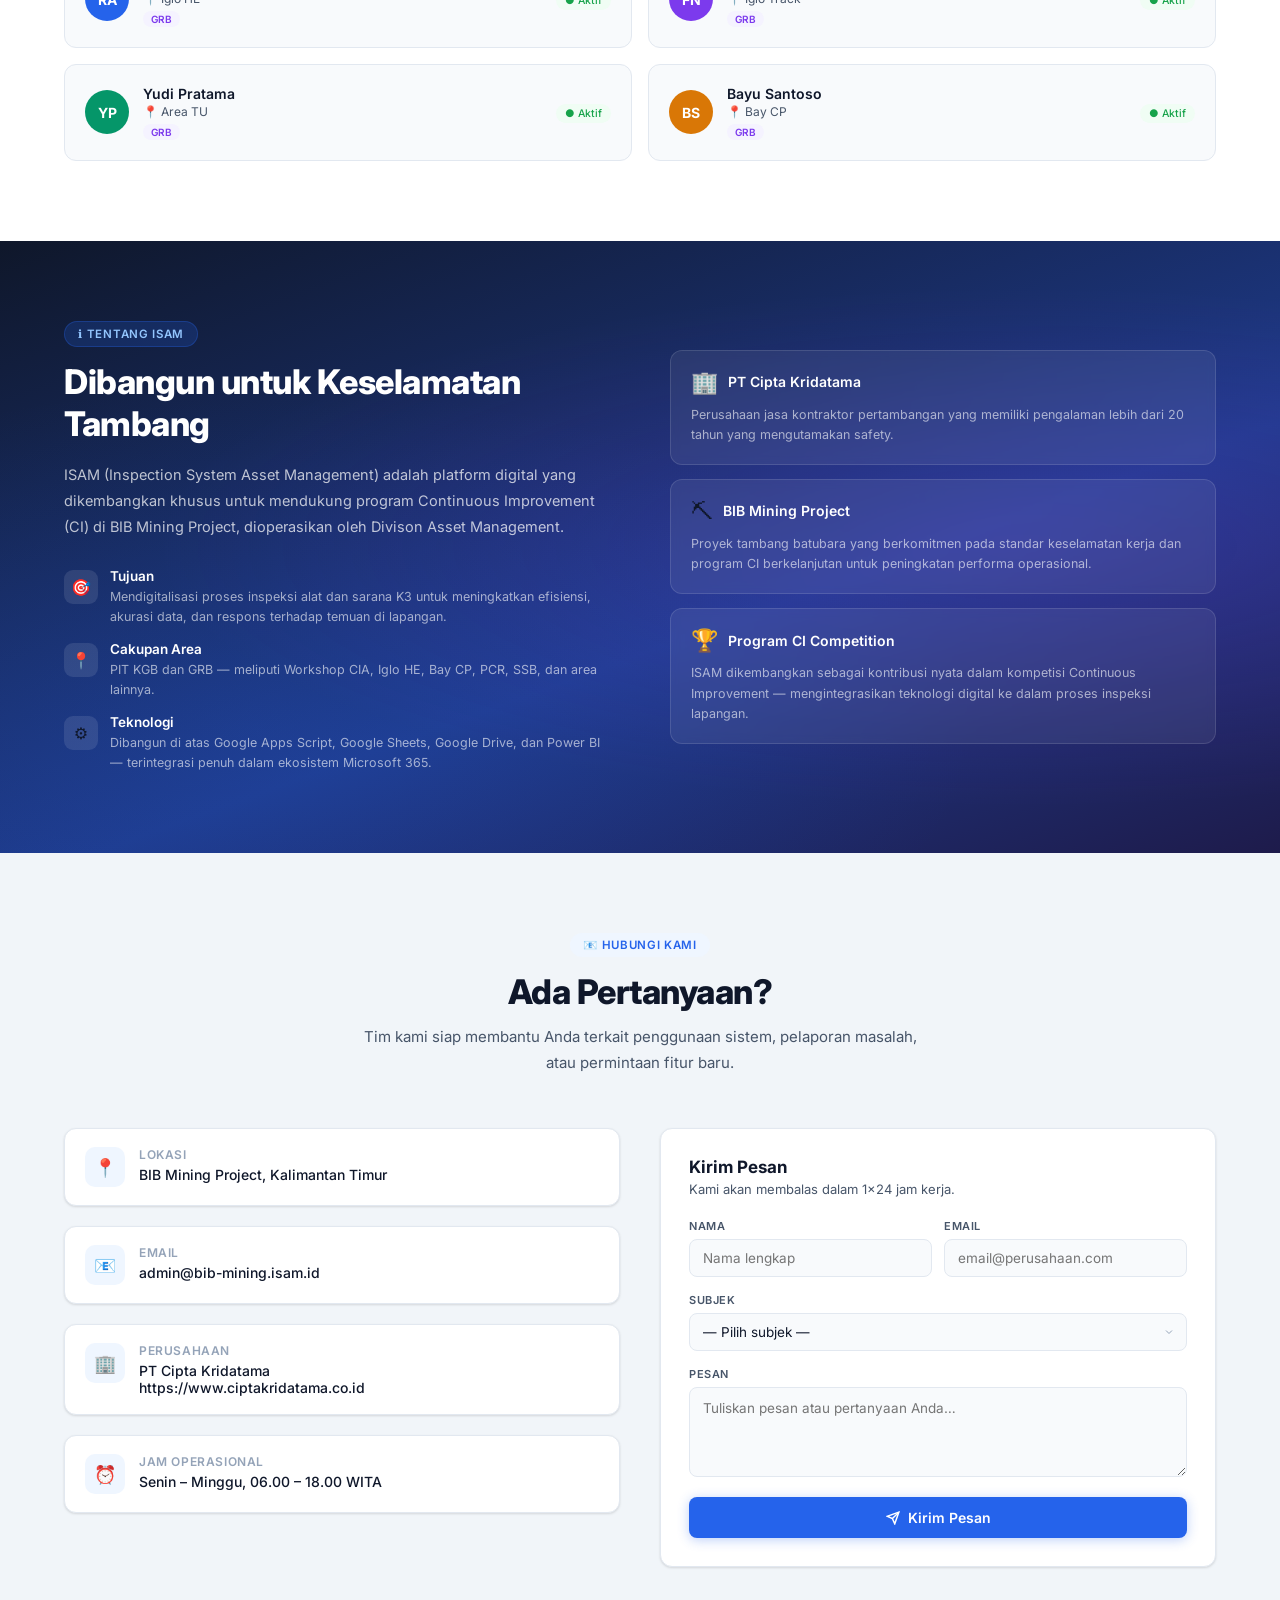
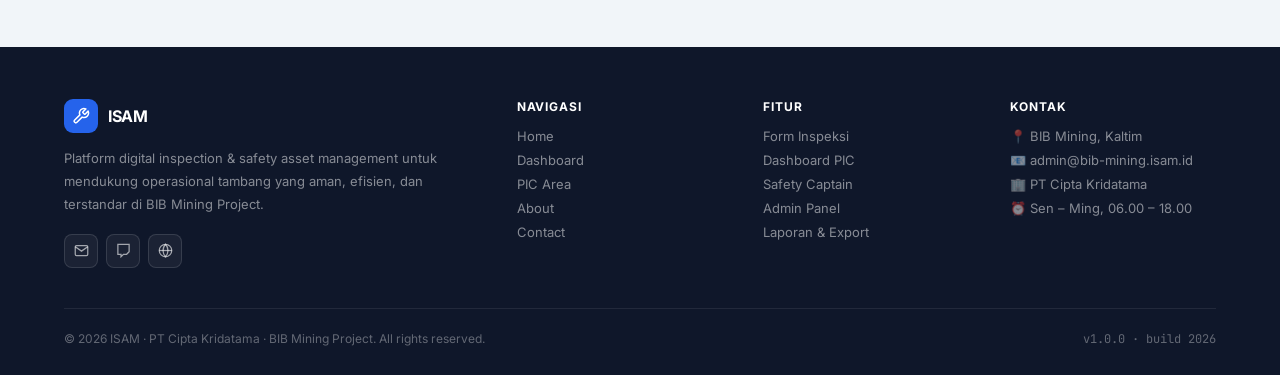
<file: admin.html>
<!DOCTYPE html>
<html lang="id">
<head>
  <meta charset="UTF-8" />
  <meta name="viewport" content="width=device-width, initial-scale=1.0" />
  <meta name="theme-color" content="#dc2626" />
  <title>Admin — ISAM</title>
  <link href="https://fonts.googleapis.com/css2?family=Inter:wght@400;500;600;700&family=JetBrains+Mono:wght@400;500&display=swap" rel="stylesheet" />
  <link rel="stylesheet" href="style/adminstyl.css" />
  <script src="Java/authenguard.js"></script>
</head>
<body>

<!-- ══════════════════════════════════════════════════════════
     SIDEBAR
     ══════════════════════════════════════════════════════════ -->
<aside class="sidebar">
  <div class="logo-wrap">
    <!-- Hamburger mobile -->
    <div class="mobile-hamburger" id="hamburger-btn" onclick="toggleDrawer()">
      <span></span><span></span><span></span>
    </div>

    <div class="logo-mark" style="background:var(--red)">
      <svg viewBox="0 0 24 24"><path d="M12 22s8-4 8-10V5l-8-3-8 3v7c0 6 8 10 8 10z"/></svg>
    </div>
    <div>
      <div class="logo-title">ISAM<span>Admin</span></div>
      <div class="logo-sub">v1.0 · Admin Panel</div>
    </div>
  </div>

  <nav class="nav">
    <div class="nav-group-label">Dashboard</div>
    <div class="nav-item active" onclick="goNav('dashboard',this)">
      <svg class="nav-icon" viewBox="0 0 24 24" fill="none" stroke="currentColor" stroke-width="1.8">
        <rect x="3" y="3" width="7" height="7" rx="1"/><rect x="14" y="3" width="7" height="7" rx="1"/>
        <rect x="3" y="14" width="7" height="7" rx="1"/><rect x="14" y="14" width="7" height="7" rx="1"/>
      </svg>
      Overview
    </div>

    <div class="nav-group-label" style="margin-top:4px">Manajemen PIC</div>
    <div class="nav-item" onclick="goNav('pic-list',this)">
      <svg class="nav-icon" viewBox="0 0 24 24" fill="none" stroke="currentColor" stroke-width="1.8">
        <path d="M17 21v-2a4 4 0 0 0-4-4H5a4 4 0 0 0-4 4v2"/><circle cx="9" cy="7" r="4"/>
        <path d="M23 21v-2a4 4 0 0 0-3-3.87"/><path d="M16 3.13a4 4 0 0 1 0 7.75"/>
      </svg>
      Daftar PIC
      <span class="nav-pill np-blue" id="nav-count">10</span>
    </div>
    <div class="nav-item" onclick="openAddModal()">
      <svg class="nav-icon" viewBox="0 0 24 24" fill="none" stroke="currentColor" stroke-width="1.8">
        <circle cx="12" cy="12" r="10"/><line x1="12" y1="8" x2="12" y2="16"/><line x1="8" y1="12" x2="16" y2="12"/>
      </svg>
      Tambah PIC Baru
    </div>

    <div class="nav-group-label" style="margin-top:4px">Manajemen Akun</div>
    <div class="nav-item" onclick="goNav('accounts',this)">
      <svg class="nav-icon" viewBox="0 0 24 24" fill="none" stroke="currentColor" stroke-width="1.8">
        <rect x="3" y="11" width="18" height="11" rx="2"/><path d="M7 11V7a5 5 0 0 1 10 0v4"/>
      </svg>
      Akun &amp; Role
      <span class="nav-pill np-blue">4</span>
    </div>

    <div class="nav-group-label" style="margin-top:4px">Sistem</div>
    <div class="nav-item" onclick="goNav('log',this)">
      <svg class="nav-icon" viewBox="0 0 24 24" fill="none" stroke="currentColor" stroke-width="1.8">
        <polyline points="22 12 18 12 15 21 9 3 6 12 2 12"/>
      </svg>
      Log Aktivitas
      <span class="nav-pill np-green" id="nav-log-count">7</span>
    </div>
    <div class="nav-item" onclick="showToast('Fitur pengaturan sistem segera hadir ⚙️')">
      <svg class="nav-icon" viewBox="0 0 24 24" fill="none" stroke="currentColor" stroke-width="1.8">
        <circle cx="12" cy="12" r="3"/><path d="M19.07 4.93a10 10 0 0 1 0 14.14M4.93 4.93a10 10 0 0 0 0 14.14"/>
      </svg>
      Pengaturan Sistem
    </div>

    <div class="nav-group-label" style="margin-top:4px">Temuan</div>
    <div class="nav-item" onclick="goNav('active-findings',this)">
      <svg class="nav-icon" viewBox="0 0 24 24" fill="none" stroke="currentColor" stroke-width="1.8">
        <path d="M12 2L22 20H2L12 2Z"/><line x1="12" y1="9" x2="12" y2="14"/><circle cx="12" cy="18" r="1"/>
      </svg>
      Temuan Aktif <span class="nav-pill np-red">13</span>
    </div>
    <div class="nav-item" onclick="goNav('overdue',this)">
      <svg class="nav-icon" viewBox="0 0 24 24" fill="none" stroke="currentColor" stroke-width="1.8">
        <circle cx="12" cy="12" r="9"/><path d="M12 7V12L16 14"/>
      </svg>
      Overdue <span class="nav-pill np-red">5</span>
    </div>
    <div class="nav-item" onclick="goNav('waiting-approval',this)">
      <svg class="nav-icon" viewBox="0 0 24 24" fill="none" stroke="currentColor" stroke-width="1.8">
        <rect x="5" y="3" width="14" height="18" rx="2"/><path d="M9 12L11 14L15 10"/>
      </svg>
      Waiting Approval <span class="nav-pill np-yellow">3</span>
    </div>
    <div class="nav-item" onclick="goNav('completed',this)">
      <svg class="nav-icon" viewBox="0 0 24 24" fill="none" stroke="currentColor" stroke-width="1.8">
        <circle cx="12" cy="12" r="9"/><path d="M8 12L11 15L16 9"/>
      </svg>
      Selesai
    </div>

    <div class="nav-group-label" style="margin-top:4px">Asset</div>
    <div class="nav-item" onclick="goNav('asset-management',this)">
      <svg class="nav-icon" viewBox="0 0 24 24" fill="none" stroke="currentColor" stroke-width="1.8">
        <path d="M12 2L20 6V18L12 22L4 18V6L12 2Z"/><path d="M12 22V12"/><path d="M20 6L12 12L4 6"/>
      </svg>
      Manajemen Asset
    </div>
    <div class="nav-item" onclick="goNav('inspection-schedule',this)">
      <svg class="nav-icon" viewBox="0 0 24 24" fill="none" stroke="currentColor" stroke-width="1.8">
        <rect x="3" y="5" width="18" height="16" rx="2"/>
        <path d="M8 3V7"/><path d="M16 3V7"/><path d="M3 10H21"/>
      </svg>
      Jadwal Inspeksi
    </div>
    <div class="nav-item" onclick="goNav('tool-category',this)">
      <svg class="nav-icon" viewBox="0 0 24 24" fill="none" stroke="currentColor" stroke-width="1.8">
        <path d="M20 12L12 20L4 12V4H12L20 12Z"/><circle cx="8" cy="8" r="1.5"/>
      </svg>
      Kategori Alat
    </div>
  </nav>

  <div class="sidebar-footer">
    <div class="user-card">
      <div class="user-top">
        <div class="user-ava" id="sidebar-ava">SA</div>
        <div>
          <div class="user-name" id="sidebar-nama">Sys Admin</div>
          <div class="user-role-badge">🛡 Administrator</div>
        </div>
      </div>
    </div>
    <button class="logout-btn" onclick="isamLogout()">
      <svg width="14" height="14" viewBox="0 0 24 24" fill="none" stroke="currentColor" stroke-width="2">
        <path d="M9 21H5a2 2 0 0 1-2-2V5a2 2 0 0 1 2-2h4"/>
        <polyline points="16 17 21 12 16 7"/>
        <line x1="21" y1="12" x2="9" y2="12"/>
      </svg>
      Logout
    </button>
  </div>
</aside>


<!-- ══ MOBILE QUICK NAV ══ -->
<div class="mobile-quick-nav" id="mobile-quick-nav">
  <div class="mqn-item active" data-view="dashboard"    onclick="goNav('dashboard',null);setMqnActive(this)">📊 Overview</div>
  <div class="mqn-item"        data-view="pic-list"     onclick="goNav('pic-list',null);setMqnActive(this)">👥 Daftar PIC</div>
  <div class="mqn-item"        data-view="accounts"     onclick="goNav('accounts',null);setMqnActive(this)">🔑 Akun</div>
  <div class="mqn-item"        data-view="log"          onclick="goNav('log',null);setMqnActive(this)">📋 Log</div>
  <div class="mqn-item"        data-view="active-findings" onclick="goNav('active-findings',null);setMqnActive(this)">⚠️ Temuan <span style="background:var(--red);color:#fff;font-size:9px;padding:1px 5px;border-radius:8px;font-weight:700">13</span></div>
  <div class="mqn-item"        data-view="overdue"      onclick="goNav('overdue',null);setMqnActive(this)">⏰ Overdue <span style="background:var(--red);color:#fff;font-size:9px;padding:1px 5px;border-radius:8px;font-weight:700">5</span></div>
</div>


<!-- ══════════════════════════════════════════════════════════
     MAIN
     ══════════════════════════════════════════════════════════ -->
<div class="main">

  <header class="topbar">
    <div class="topbar-title" id="page-title">Overview</div>
    <span class="tb-mono" id="today-lbl"></span>
    <div class="admin-badge">
      <div class="ab-dot"></div>
      <div>
        <div class="ab-name" id="topbar-nama">Sys Admin</div>
        <div class="ab-role">Administrator</div>
      </div>
    </div>
    <button class="tb-btn primary" onclick="openAddModal()">
      <svg width="13" height="13" viewBox="0 0 24 24" fill="none" stroke="currentColor" stroke-width="2.5">
        <line x1="12" y1="5" x2="12" y2="19"/><line x1="5" y1="12" x2="19" y2="12"/>
      </svg>
      Tambah PIC
    </button>
    <button class="tb-btn danger" onclick="isamLogout()">
      <svg width="13" height="13" viewBox="0 0 24 24" fill="none" stroke="currentColor" stroke-width="2">
        <path d="M9 21H5a2 2 0 0 1-2-2V5a2 2 0 0 1 2-2h4"/>
        <polyline points="16 17 21 12 16 7"/>
        <line x1="21" y1="12" x2="9" y2="12"/>
      </svg>
      Logout
    </button>
  </header>

  <div class="views">

    <!-- ══ OVERVIEW ══ -->
    <div class="view on" id="v-dashboard">
      <div class="kpi-grid">
        <div class="kpi"><div class="kpi-bar" style="background:var(--accent)"></div><div class="kpi-lbl">Total PIC</div><div class="kpi-val" id="kv-total" style="color:var(--accent)">10</div><div class="kpi-sub">KGB &amp; GRB</div></div>
        <div class="kpi"><div class="kpi-bar" style="background:var(--green)"></div><div class="kpi-lbl">PIC Aktif</div><div class="kpi-val" id="kv-aktif" style="color:var(--green)">10</div><div class="kpi-sub">Status aktif</div></div>
        <div class="kpi"><div class="kpi-bar" style="background:var(--purple)"></div><div class="kpi-lbl">Area KGB</div><div class="kpi-val" id="kv-kgb" style="color:var(--purple)">6</div><div class="kpi-sub">PIC di KGB</div></div>
        <div class="kpi"><div class="kpi-bar" style="background:var(--yellow)"></div><div class="kpi-lbl">Area GRB</div><div class="kpi-val" id="kv-grb" style="color:var(--yellow)">4</div><div class="kpi-sub">PIC di GRB</div></div>
      </div>
      <div style="display:grid;grid-template-columns:2fr 1fr;gap:14px">
        <div class="card">
          <div class="card-head">
            <span class="card-title">Daftar PIC Terbaru</span>
            <span style="font-size:12px;color:var(--accent);cursor:pointer" onclick="goNav('pic-list',null)">Kelola semua →</span>
          </div>
          <table class="tbl" id="overview-tbl"></table>
        </div>
        <div class="card">
          <div class="card-head"><span class="card-title">Log Aktivitas</span></div>
          <div id="overview-log"></div>
        </div>
      </div>
    </div>

    <!-- ══ DAFTAR PIC ══ -->
    <div class="view" id="v-pic-list">
      <div class="filter-bar">
        <input class="search-inp" id="search-pic" placeholder="🔍 Cari nama, area, email PIC…" oninput="renderPicCards()" />
        <select class="flt-sel" id="filter-pit" onchange="renderPicCards()">
          <option value="">Semua Pit</option><option value="KGB">KGB</option><option value="GRB">GRB</option>
        </select>
        <select class="flt-sel" id="filter-status" onchange="renderPicCards()">
          <option value="">Semua Status</option><option value="Aktif">Aktif</option><option value="Nonaktif">Nonaktif</option>
        </select>
        <button class="tb-btn primary" onclick="openAddModal()">
          <svg width="13" height="13" viewBox="0 0 24 24" fill="none" stroke="currentColor" stroke-width="2.5">
            <line x1="12" y1="5" x2="12" y2="19"/><line x1="5" y1="12" x2="19" y2="12"/>
          </svg>
          + Tambah PIC
        </button>
      </div>
      <div style="margin-bottom:16px">
        <div class="sec-lbl" id="sec-kgb">KGB — Kalimantan Group B</div>
        <div class="pic-grid" id="grid-kgb"></div>
      </div>
      <div>
        <div class="sec-lbl" id="sec-grb">GRB — Group B Replacement</div>
        <div class="pic-grid" id="grid-grb"></div>
      </div>
    </div>

    <!-- ══ AKUN ══ -->
    <div class="view" id="v-accounts">
      <div class="filter-bar">
        <input class="search-inp" placeholder="🔍 Cari nama, email, role…" />
        <button class="tb-btn primary" onclick="showToast('Fitur tambah akun segera hadir 🚧')">+ Tambah Akun</button>
      </div>
      <div class="card">
        <table class="tbl">
          <thead><tr><th>Nama</th><th>Email</th><th>Role</th><th>Area</th><th>Status</th><th>Terakhir Login</th><th></th></tr></thead>
          <tbody>
            <tr><td><b>Budi Jatmiko</b></td><td style="font-family:var(--mono);font-size:11px">budi.inspektor@inspeksi.id</td><td><span class="badge b-blue">Inspektor</span></td><td>WS CIA · KGB</td><td><span class="badge b-green"><span class="bdot" style="background:var(--green)"></span>Aktif</span></td><td style="font-family:var(--mono);font-size:11px;color:var(--text3)">Hari ini</td><td><button class="pc-btn edit" onclick="showToast('Edit akun Budi ✏️')">Edit</button></td></tr>
            <tr><td><b>Abdul Aziz</b></td><td style="font-family:var(--mono);font-size:11px">abdul.pic@inspeksi.id</td><td><span class="badge b-green">PIC Area</span></td><td>PCR · KGB</td><td><span class="badge b-green"><span class="bdot" style="background:var(--green)"></span>Aktif</span></td><td style="font-family:var(--mono);font-size:11px;color:var(--text3)">Kemarin</td><td><button class="pc-btn edit" onclick="showToast('Edit akun Abdul ✏️')">Edit</button></td></tr>
            <tr><td><b>Ahmad Surya</b></td><td style="font-family:var(--mono);font-size:11px">ahmad.supervisor@inspeksi.id</td><td><span class="badge b-purple">Supervisor</span></td><td>KGB &amp; GRB</td><td><span class="badge b-green"><span class="bdot" style="background:var(--green)"></span>Aktif</span></td><td style="font-family:var(--mono);font-size:11px;color:var(--text3)">Hari ini</td><td><button class="pc-btn edit" onclick="showToast('Edit akun Ahmad ✏️')">Edit</button></td></tr>
            <tr><td><b>Sys Admin</b></td><td style="font-family:var(--mono);font-size:11px">admin@inspeksi.id</td><td><span class="badge b-red">Admin</span></td><td>ALL</td><td><span class="badge b-green"><span class="bdot" style="background:var(--green)"></span>Aktif</span></td><td style="font-family:var(--mono);font-size:11px;color:var(--text3)">Hari ini</td><td><button class="pc-btn" style="color:var(--text3)" onclick="showToast('Tidak bisa edit akun sendiri')">—</button></td></tr>
          </tbody>
        </table>
      </div>
    </div>

    <!-- ══ LOG ══ -->
    <div class="view" id="v-log">
      <div class="card">
        <div class="card-head">
          <span class="card-title">Log Aktivitas Admin</span>
          <span style="font-size:12px;color:var(--text3)" id="log-count-lbl">7 entri</span>
        </div>
        <div id="full-log"></div>
      </div>
    </div>

    <!-- ══ PLACEHOLDER VIEWS ══ -->
    <div class="view" id="v-active-findings">
      <div class="card" style="text-align:center;padding:40px">
        <div style="font-size:36px;margin-bottom:12px">⚠️</div>
        <div style="font-size:16px;font-weight:700;margin-bottom:6px">Temuan Aktif</div>
        <div style="font-size:13px;color:var(--text2)">Fitur ini sedang dalam pengembangan</div>
      </div>
    </div>
    <div class="view" id="v-overdue">
      <div class="card" style="text-align:center;padding:40px">
        <div style="font-size:36px;margin-bottom:12px">⏰</div>
        <div style="font-size:16px;font-weight:700;margin-bottom:6px">Overdue</div>
        <div style="font-size:13px;color:var(--text2)">Fitur ini sedang dalam pengembangan</div>
      </div>
    </div>
    <div class="view" id="v-waiting-approval">
      <div class="card" style="text-align:center;padding:40px">
        <div style="font-size:36px;margin-bottom:12px">📋</div>
        <div style="font-size:16px;font-weight:700;margin-bottom:6px">Waiting Approval</div>
        <div style="font-size:13px;color:var(--text2)">Fitur ini sedang dalam pengembangan</div>
      </div>
    </div>
    <div class="view" id="v-completed"><div class="card" style="text-align:center;padding:40px"><div style="font-size:36px;margin-bottom:12px">✅</div><div style="font-size:16px;font-weight:700;margin-bottom:6px">Selesai</div><div style="font-size:13px;color:var(--text2)">Fitur ini sedang dalam pengembangan</div></div></div>
    <div class="view" id="v-asset-management"><div class="card" style="text-align:center;padding:40px"><div style="font-size:36px;margin-bottom:12px">📦</div><div style="font-size:16px;font-weight:700;margin-bottom:6px">Manajemen Asset</div><div style="font-size:13px;color:var(--text2)">Fitur ini sedang dalam pengembangan</div></div></div>
    <div class="view" id="v-inspection-schedule"><div class="card" style="text-align:center;padding:40px"><div style="font-size:36px;margin-bottom:12px">📅</div><div style="font-size:16px;font-weight:700;margin-bottom:6px">Jadwal Inspeksi</div><div style="font-size:13px;color:var(--text2)">Fitur ini sedang dalam pengembangan</div></div></div>
    <div class="view" id="v-tool-category"><div class="card" style="text-align:center;padding:40px"><div style="font-size:36px;margin-bottom:12px">🏷️</div><div style="font-size:16px;font-weight:700;margin-bottom:6px">Kategori Alat</div><div style="font-size:13px;color:var(--text2)">Fitur ini sedang dalam pengembangan</div></div></div>

  </div><!-- /views -->
</div><!-- /main -->


<!-- ══ BOTTOM NAV BAR ══ -->
<div class="bottom-nav" id="bottom-nav">
  <div class="bn-item active" id="bn-dashboard" onclick="goNav('dashboard',null);setBnActive('bn-dashboard')">
    <div class="bn-icon"><svg viewBox="0 0 24 24" fill="none" stroke="currentColor" stroke-width="1.8"><rect x="3" y="3" width="7" height="7" rx="1"/><rect x="14" y="3" width="7" height="7" rx="1"/><rect x="3" y="14" width="7" height="7" rx="1"/><rect x="14" y="14" width="7" height="7" rx="1"/></svg></div>
    <div class="bn-lbl">Overview</div>
  </div>
  <div class="bn-item" id="bn-pic-list" onclick="goNav('pic-list',null);setBnActive('bn-pic-list')">
    <div class="bn-icon"><svg viewBox="0 0 24 24" fill="none" stroke="currentColor" stroke-width="1.8"><path d="M17 21v-2a4 4 0 0 0-4-4H5a4 4 0 0 0-4 4v2"/><circle cx="9" cy="7" r="4"/></svg></div>
    <div class="bn-lbl">PIC</div>
    <div class="bn-badge" id="bn-pic-badge">10</div>
  </div>
  <!-- FAB tambah PIC -->
  <div class="bn-item" onclick="openAddModal()"
       style="background:var(--red);border-radius:50%;width:50px;height:50px;margin-top:-10px;flex:none;box-shadow:0 4px 14px rgba(220,38,38,.4)">
    <div class="bn-icon" style="color:#fff"><svg viewBox="0 0 24 24" fill="none" stroke="currentColor" stroke-width="2.5"><line x1="12" y1="5" x2="12" y2="19"/><line x1="5" y1="12" x2="19" y2="12"/></svg></div>
    <div class="bn-lbl" style="color:#fff;font-size:8.5px">Tambah</div>
  </div>
  <div class="bn-item" id="bn-accounts" onclick="goNav('accounts',null);setBnActive('bn-accounts')">
    <div class="bn-icon"><svg viewBox="0 0 24 24" fill="none" stroke="currentColor" stroke-width="1.8"><rect x="3" y="11" width="18" height="11" rx="2"/><path d="M7 11V7a5 5 0 0 1 10 0v4"/></svg></div>
    <div class="bn-lbl">Akun</div>
  </div>
  <div class="bn-item" id="bn-log" onclick="goNav('log',null);setBnActive('bn-log')">
    <div class="bn-icon"><svg viewBox="0 0 24 24" fill="none" stroke="currentColor" stroke-width="1.8"><polyline points="22 12 18 12 15 21 9 3 6 12 2 12"/></svg></div>
    <div class="bn-lbl">Log</div>
  </div>
</div>


<!-- ══ MODAL TAMBAH/EDIT PIC ══ -->
<div class="modal-overlay" id="modal-pic">
  <div class="modal">
    <div class="modal-header">
      <div class="modal-title" id="modal-title">
        <svg width="16" height="16" viewBox="0 0 24 24" fill="none" stroke="currentColor" stroke-width="2">
          <path d="M17 21v-2a4 4 0 0 0-4-4H5a4 4 0 0 0-4 4v2"/>
          <circle cx="9" cy="7" r="4"/>
          <line x1="19" y1="8" x2="19" y2="14"/><line x1="22" y1="11" x2="16" y2="11"/>
        </svg>
        Tambah PIC Baru
      </div>
      <button class="modal-close" onclick="closeModal()">✕</button>
    </div>
    <div class="modal-body">
      <div class="r2">
        <div class="field">
          <label class="lbl">Nama Lengkap <span class="req">*</span></label>
          <input type="text" id="m-nama" placeholder="Nama PIC…" />
        </div>
        <div class="field">
          <label class="lbl">Inisial <span class="req">*</span></label>
          <input type="text" id="m-inisial" placeholder="cth: BJ" maxlength="3" style="text-transform:uppercase" />
        </div>
      </div>
      <div class="r2">
        <div class="field">
          <label class="lbl">Pit Area <span class="req">*</span></label>
          <select id="m-pit" onchange="updateAreaOptions()">
            <option value="">-- Pilih --</option>
            <option value="KGB">KGB</option>
            <option value="GRB">GRB</option>
          </select>
        </div>
        <div class="field">
          <label class="lbl">Sub Area <span class="req">*</span></label>
          <select id="m-area"><option value="">-- Pilih Pit dulu --</option></select>
        </div>
      </div>
      <div class="field">
        <label class="lbl">Email</label>
        <input type="email" id="m-email" placeholder="email@perusahaan.com" />
      </div>
      <div class="field">
        <label class="lbl">No. Telepon</label>
        <input type="tel" id="m-telp" placeholder="+62 8xx-xxxx-xxxx" />
      </div>
      <div class="field">
        <label class="lbl">Status</label>
        <select id="m-status">
          <option value="Aktif">Aktif</option>
          <option value="Nonaktif">Nonaktif</option>
        </select>
      </div>
      <div class="field">
        <label class="lbl">Warna Identitas</label>
        <div class="color-row" id="color-row"></div>
      </div>
    </div>
    <div class="modal-footer">
      <button class="btn" onclick="closeModal()">Batal</button>
      <button class="btn primary" id="modal-save-btn" onclick="savePIC()">
        <svg width="13" height="13" viewBox="0 0 24 24" fill="none" stroke="currentColor" stroke-width="2.5"><polyline points="20 6 9 17 4 12"/></svg>
        Simpan PIC
      </button>
    </div>
  </div>
</div>

<!-- ══ MODAL HAPUS ══ -->
<div class="modal-overlay" id="modal-del">
  <div class="modal del-modal">
    <div class="modal-body" style="padding:24px">
      <div class="del-icon">🗑</div>
      <div class="del-title">Hapus PIC?</div>
      <div class="del-msg" id="del-msg">Data PIC ini akan dihapus permanen.</div>
    </div>
    <div class="modal-footer">
      <button class="btn" onclick="document.getElementById('modal-del').classList.remove('show')">Batal</button>
      <button class="btn danger" id="del-confirm-btn">Ya, Hapus</button>
    </div>
  </div>
</div>

<!-- Toast -->
<div class="toast" id="toast-el"><span id="toast-txt"></span></div>

<script src="Java/adminjs.js"></script>
</body>
</html>
</file>
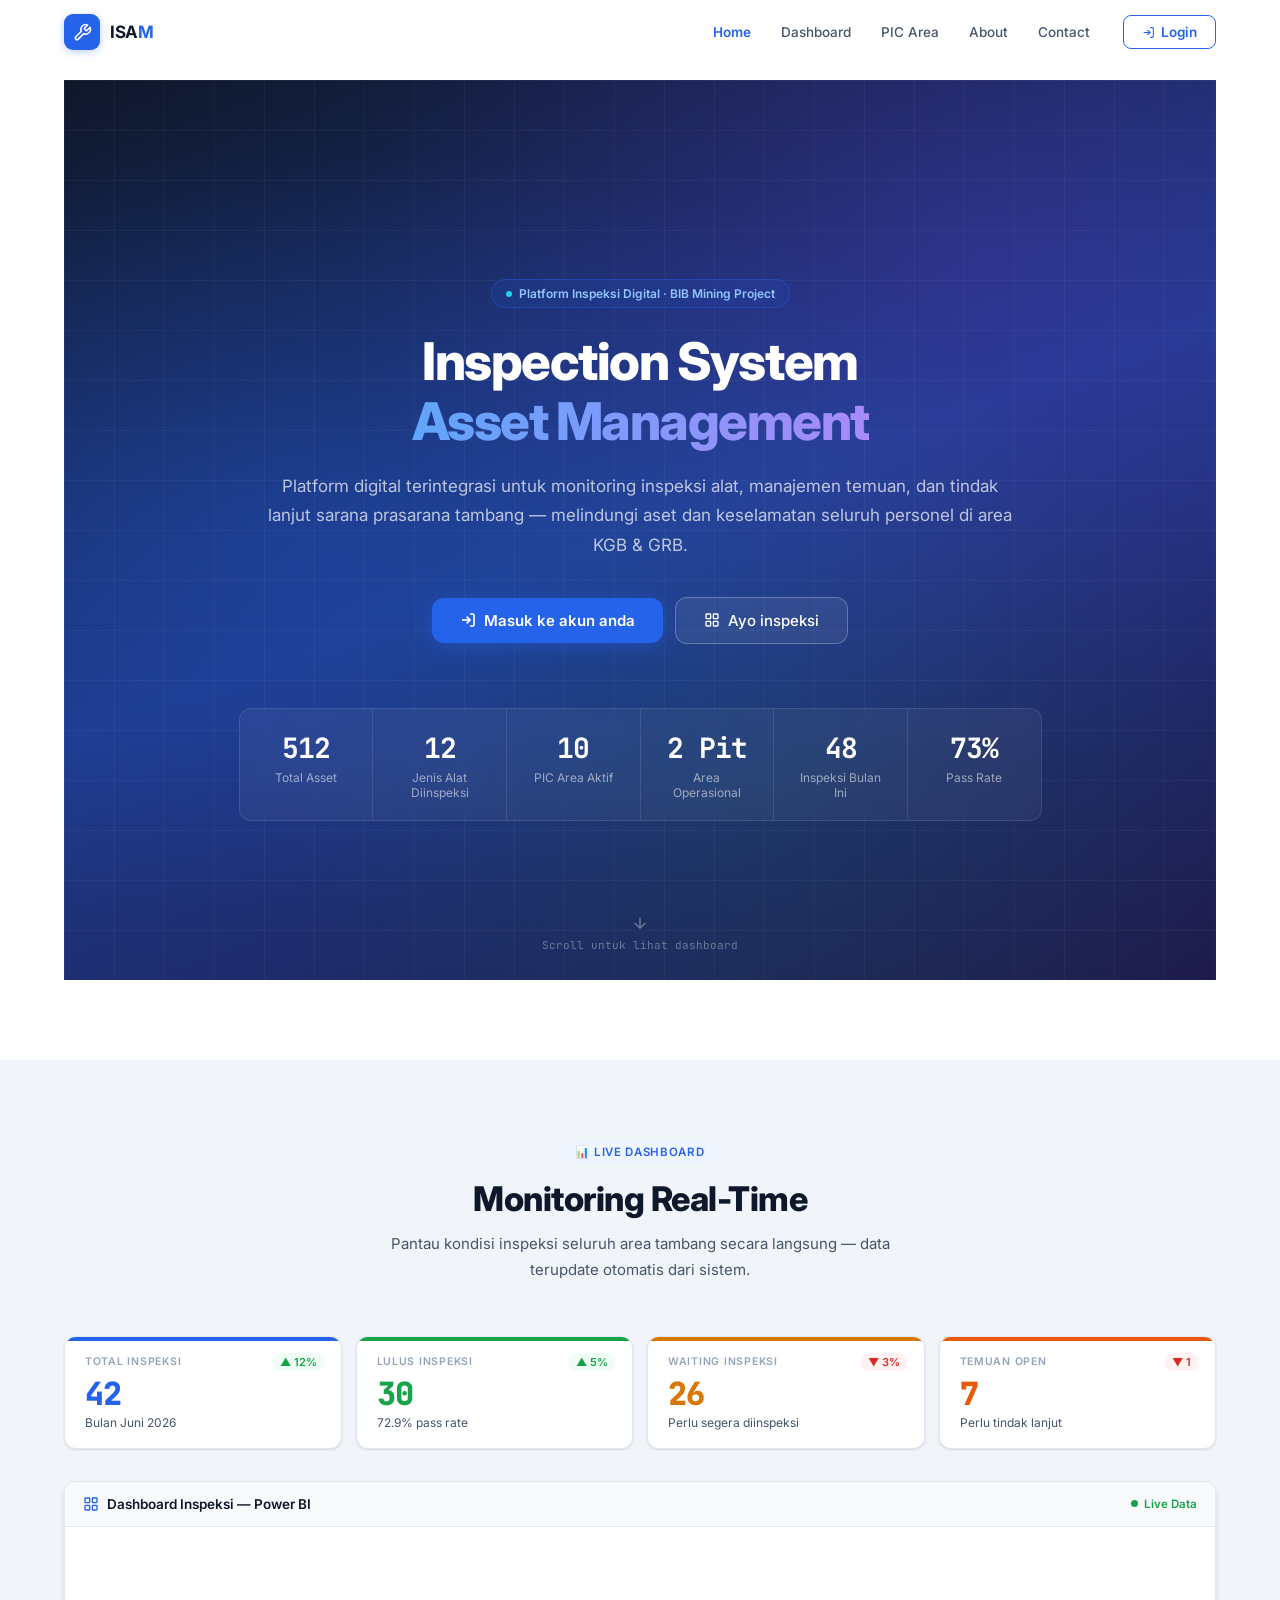
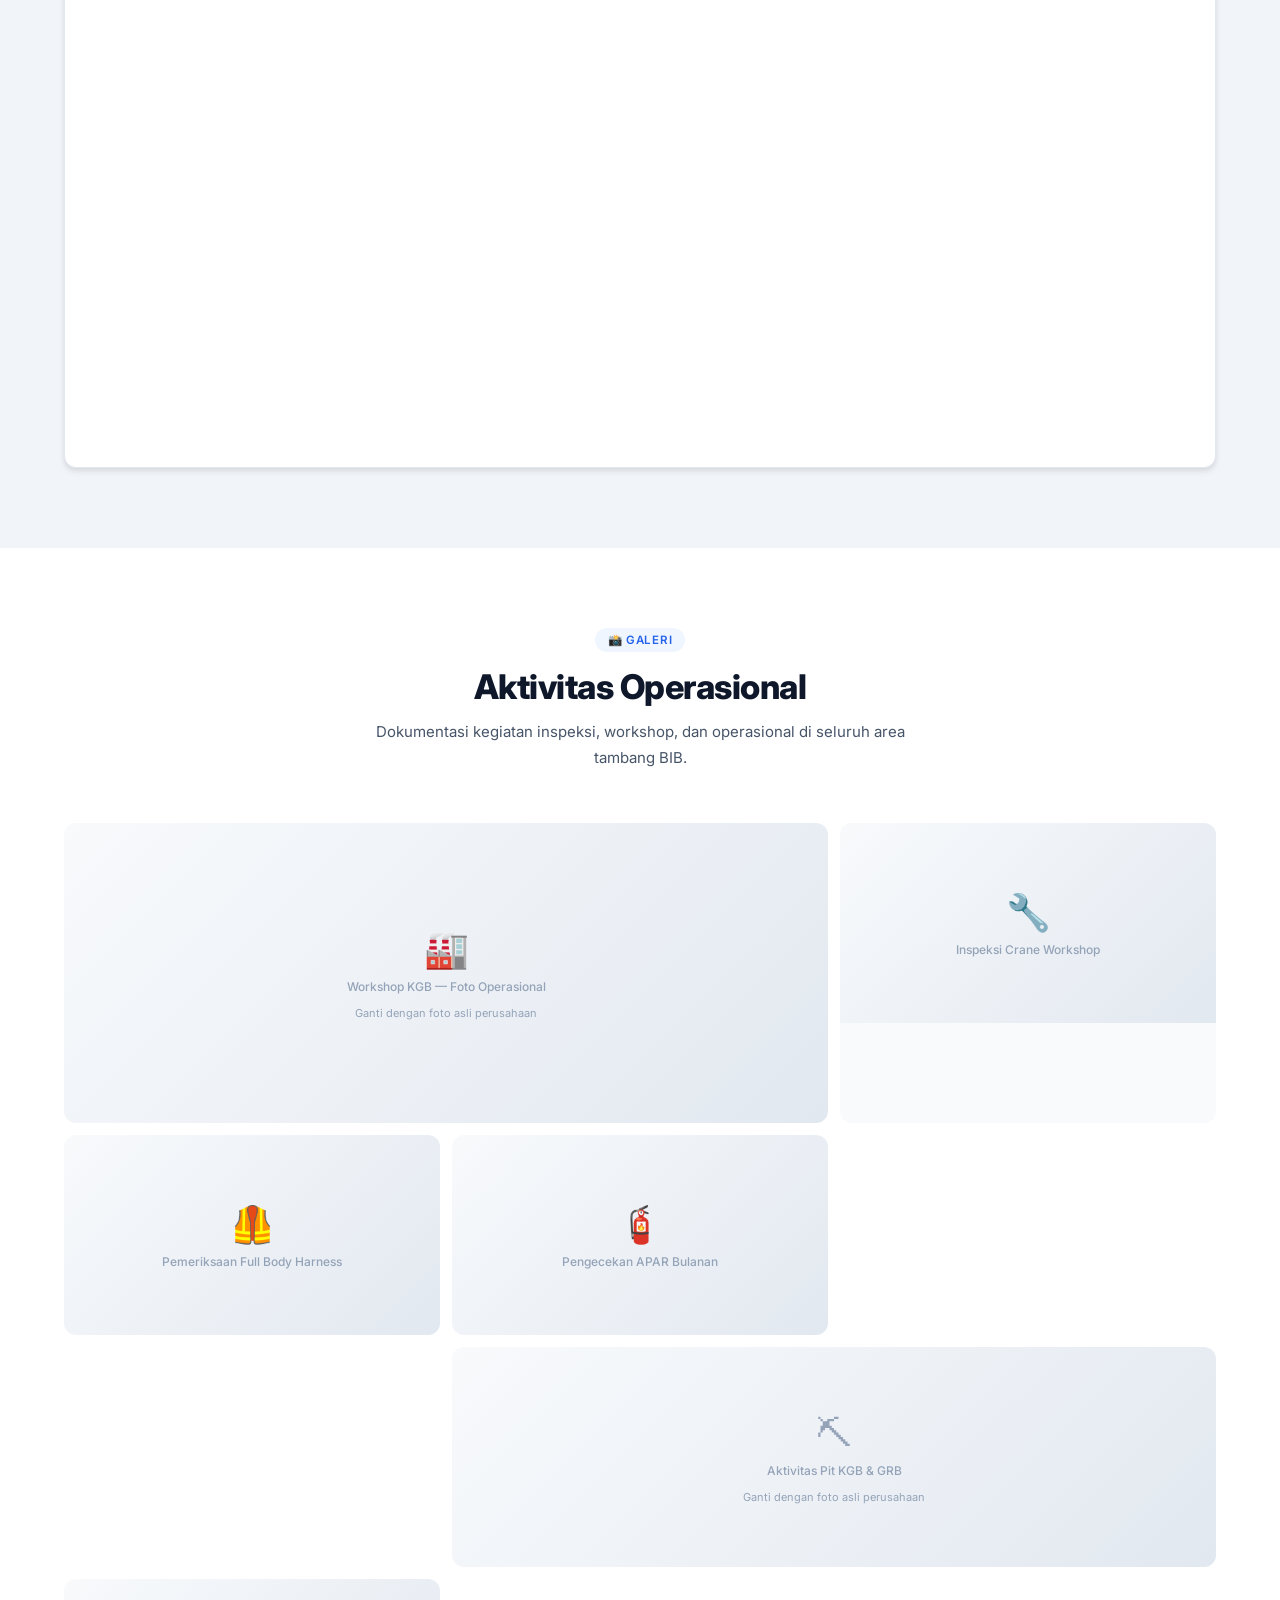
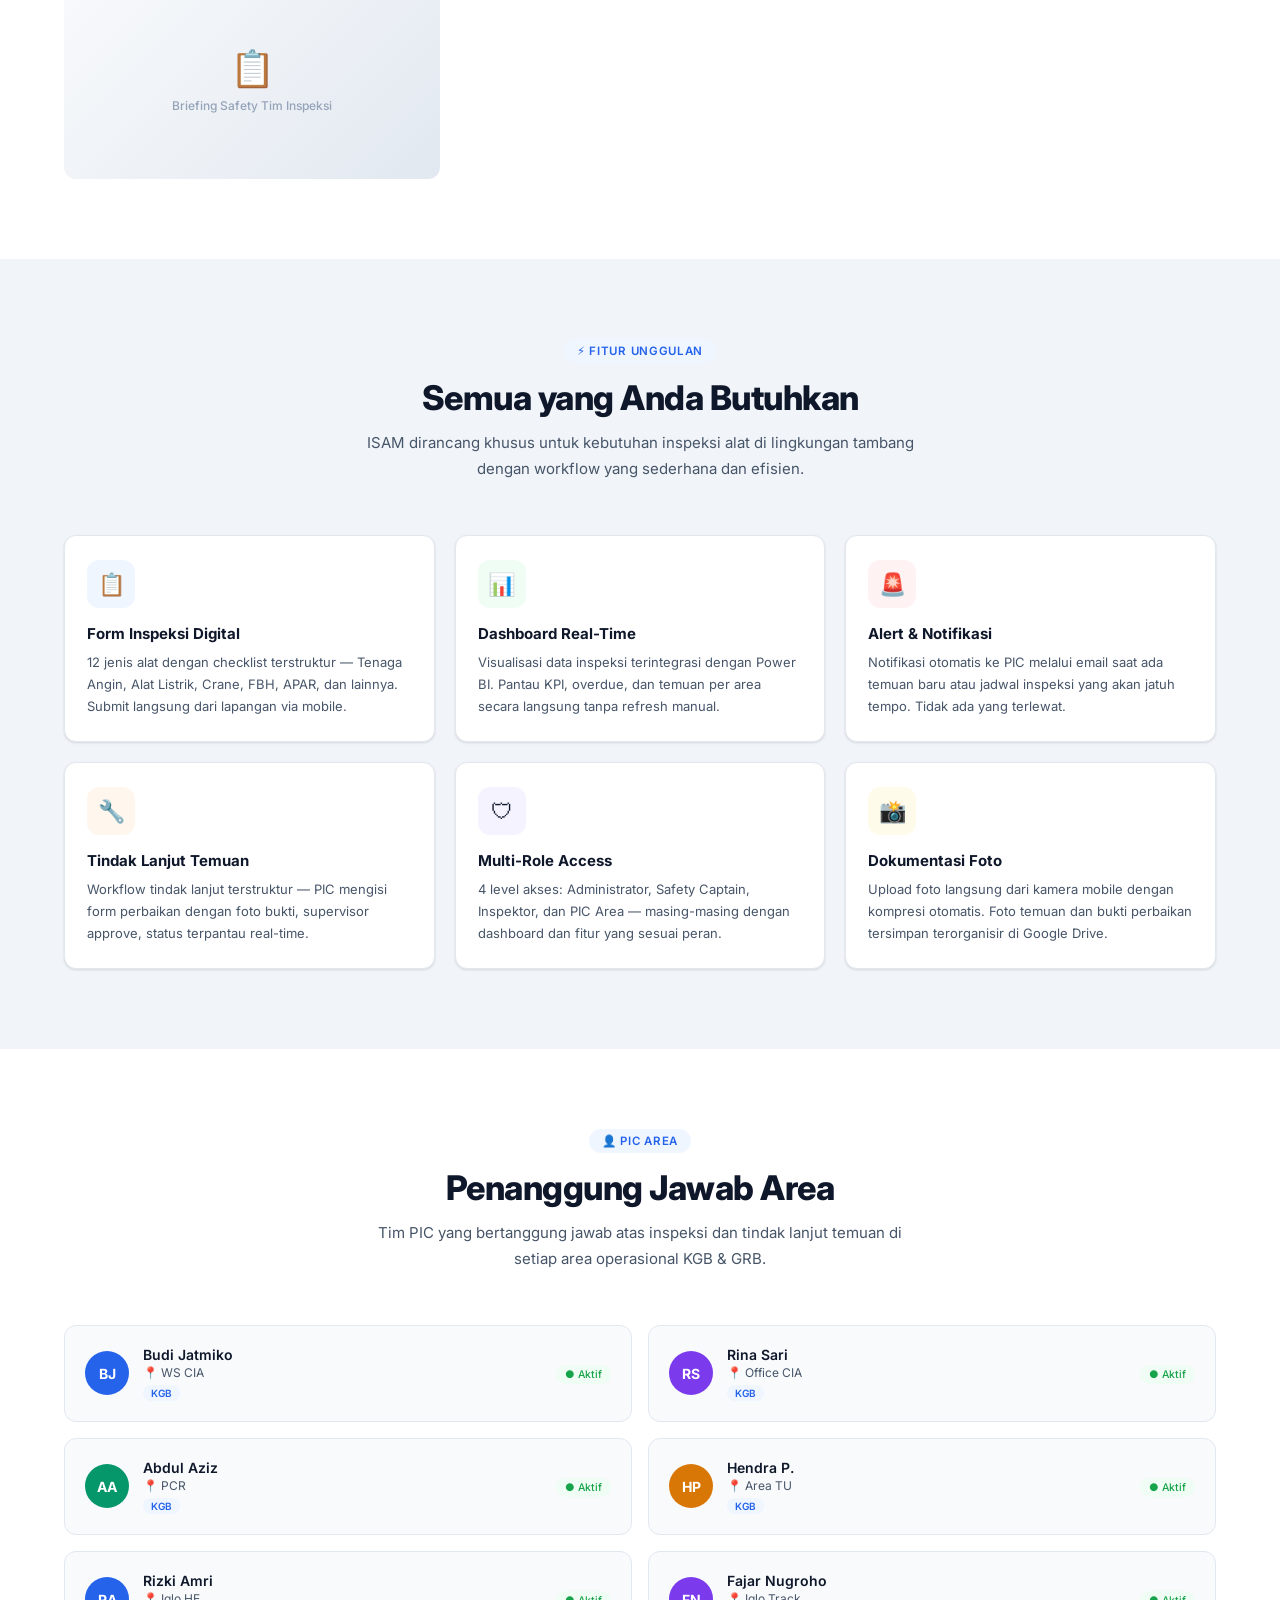
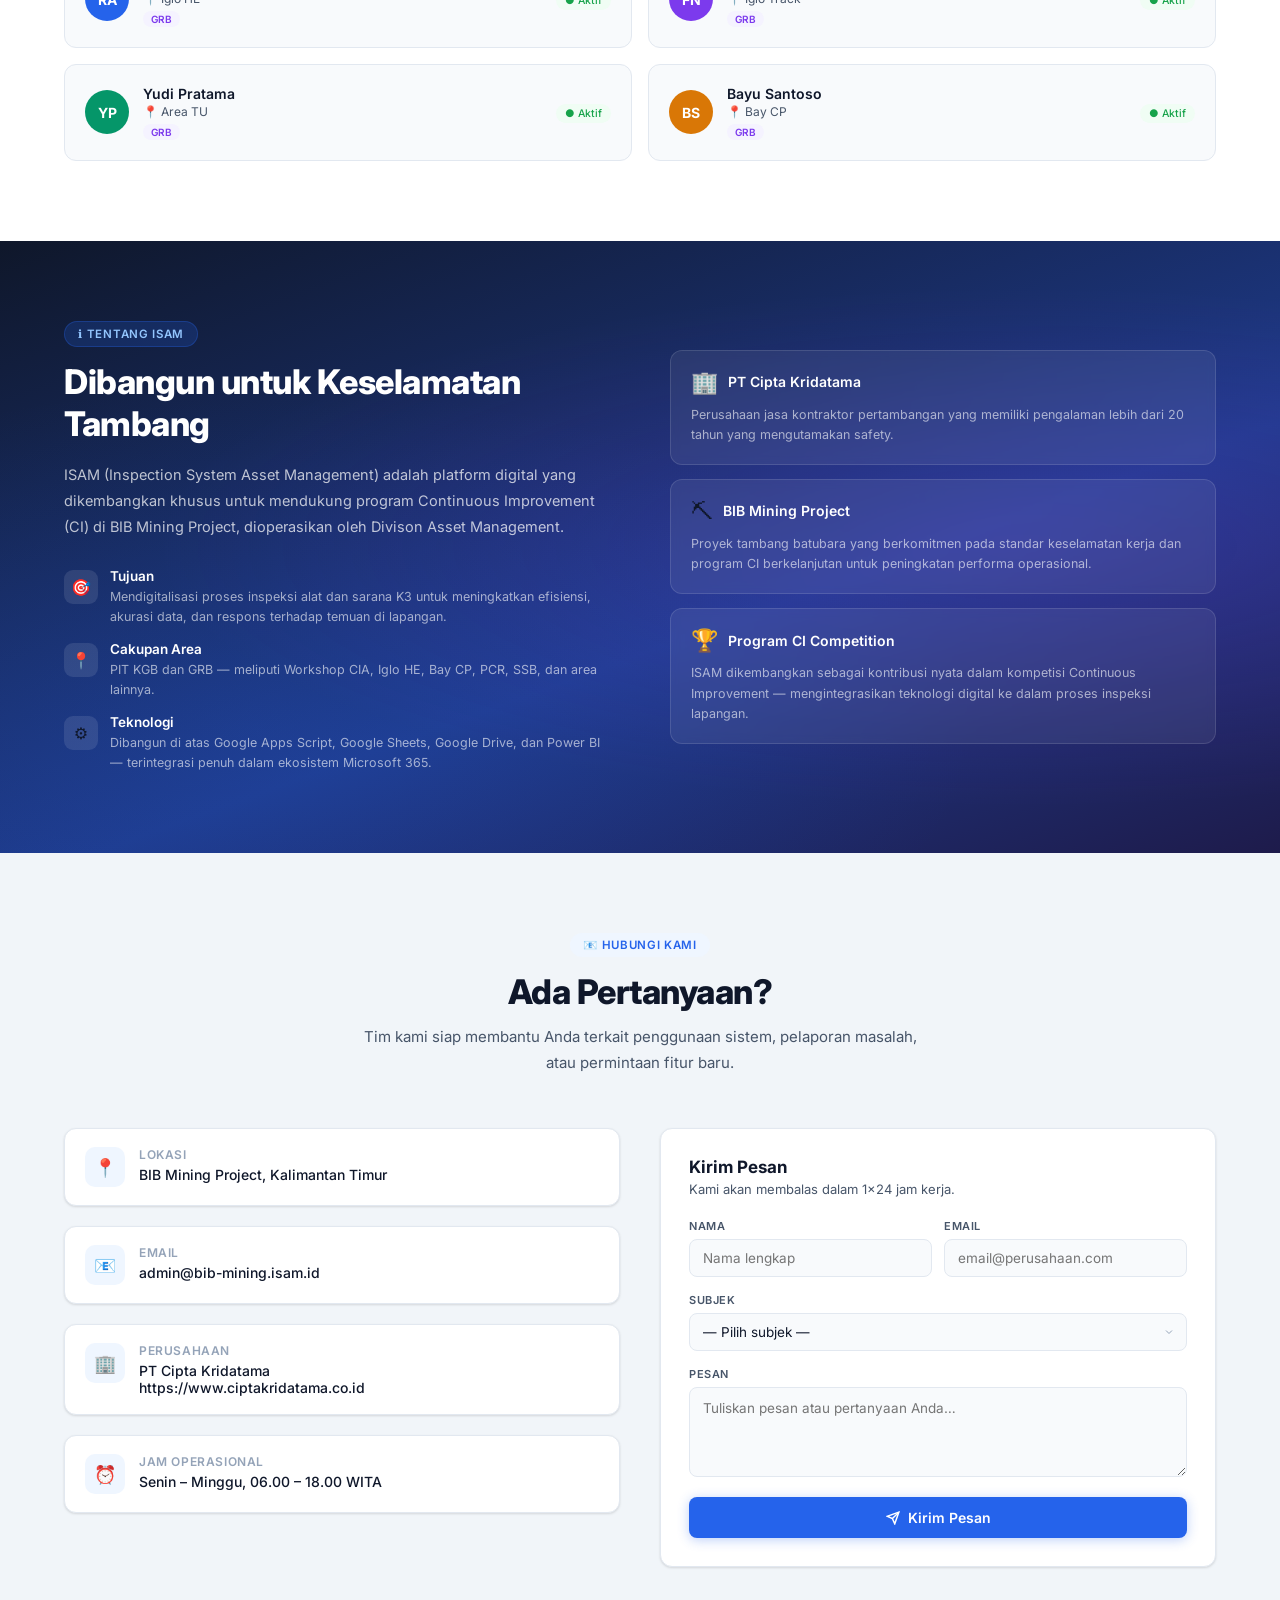
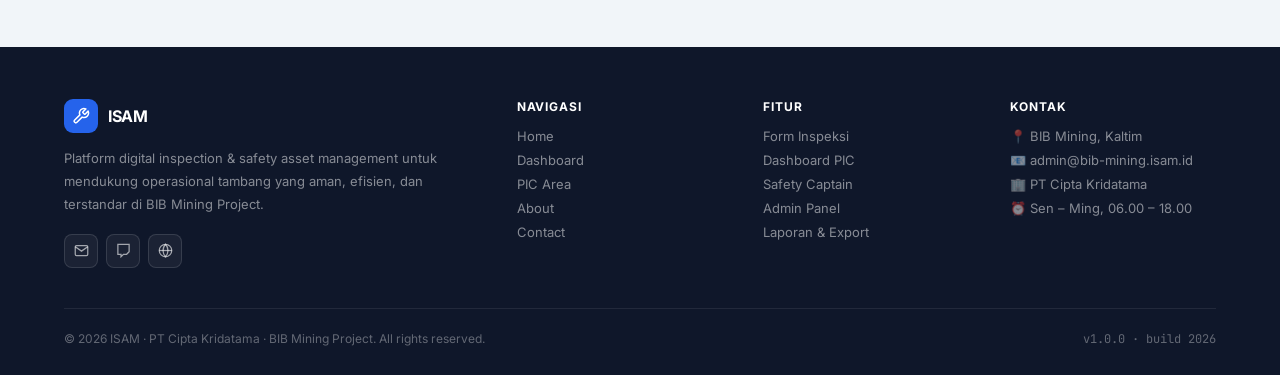
<file: inspek.html>
<!DOCTYPE html>
<html lang="id">
<head>
  <meta charset="UTF-8" />
  <meta name="viewport" content="width=device-width, initial-scale=1.0" />
  <title>ISAM-Inspection</title>

  <!-- Google Fonts -->
  <link
    href="https://fonts.googleapis.com/css2?family=Inter:wght@400;500;600;700&family=JetBrains+Mono:wght@400;500&display=swap"
    rel="stylesheet"
  />

  <!-- Stylesheet utama -->
  <link rel="stylesheet" href="style/inspekstyl.css" />
  <!-- Di index.html — sudah ada, tidak perlu ubah -->
<script src="Java/authenguard.js"></script>
</head>
<body>

<!-- ══════════════════════════════════════════════════════════
     SIDEBAR
     ══════════════════════════════════════════════════════════ -->
<aside class="sidebar">

  <!-- Logo -->
  <div class="logo-wrap">
    <div class="logo-mark">
      <svg viewBox="0 0 24 24">
        <path d="M14.7 6.3a1 1 0 0 0 0 1.4l1.6 1.6a1 1 0 0 0 1.4 0l3.77-3.77a6 6 0 0 1-7.94 7.94l-6.91 6.91a2.12 2.12 0 0 1-3-3l6.91-6.91a6 6 0 0 1 7.94-7.94l-3.76 3.76z"/>
      </svg>
    </div>
    <div>
      <div class="logo-title">Inspeksi<span>Tools</span></div>
      <div class="logo-sub">v1.0 · Inspection</div>
    </div>
  </div>

  <!-- Nav -->
  <nav class="nav">

    <div class="nav-group-label">Utama</div>
    <div class="nav-item active" onclick="goNav('dashboard', this)">
      <svg class="nav-icon" viewBox="0 0 24 24" fill="none" stroke="currentColor" stroke-width="1.8">
        <rect x="3" y="3" width="7" height="7" rx="1"/>
        <rect x="14" y="3" width="7" height="7" rx="1"/>
        <rect x="3" y="14" width="7" height="7" rx="1"/>
        <rect x="14" y="14" width="7" height="7" rx="1"/>
      </svg>
      Dashboard
    </div>

    <div class="nav-item" onclick="window.open('https://dimayy17.github.io/inspeksi-v2/', '_blank')">
    <svg class="nav-icon" viewBox="0 0 24 24" fill="none" stroke="currentColor" stroke-width="1.8">
        <path d="M14 2H6a2 2 0 0 0-2 2v16a2 2 0 0 0 2 2h12a2 2 0 0 0 2-2V8z"/>
        <polyline points="14 2 14 8 20 8"/>
        <line x1="9" y1="13" x2="15" y2="13"/>
        <line x1="9" y1="17" x2="15" y2="17"/>
    </svg>
    Form Inspeksi
</div>

    <div class="nav-item" onclick="goNav('waiting', this)">
      <svg class="nav-icon" viewBox="0 0 24 24" fill="none" stroke="currentColor" stroke-width="1.8">
        <circle cx="12" cy="12" r="10"/>
        <polyline points="12 6 12 12 16 14"/>
      </svg>
      Waiting Inspection
      <span class="nav-pill">30</span>
    </div>

    <div class="nav-item" onclick="goNav('list', this)">
      <svg class="nav-icon" viewBox="0 0 24 24" fill="none" stroke="currentColor" stroke-width="1.8">
        <line x1="8" y1="6" x2="21" y2="6"/>
        <line x1="8" y1="12" x2="21" y2="12"/>
        <line x1="8" y1="18" x2="21" y2="18"/>
        <line x1="3" y1="6" x2="3.01" y2="6"/>
        <line x1="3" y1="12" x2="3.01" y2="12"/>
        <line x1="3" y1="18" x2="3.01" y2="18"/>
      </svg>
      Riwayat
      <span class="nav-pill">12</span>
    </div>

    <div class="nav-item" onclick="goNav('overdue', this)">
      <svg class="nav-icon" viewBox="0 0 24 24" fill="none" stroke="currentColor" stroke-width="1.8">
        <path d="M10.29 3.86L1.82 18a2 2 0 0 0 1.71 3h16.94a2 2 0 0 0 1.71-3L13.71 3.86a2 2 0 0 0-3.42 0z"/>
        <line x1="12" y1="9" x2="12" y2="13"/>
        <line x1="12" y1="17" x2="12.01" y2="17"/>
      </svg>
      Overdue
      <span class="nav-pill red">12</span>
    </div>

    <div class="nav-group-label" style="margin-top:6px">Manajemen</div>

    <div class="nav-item" onclick="showToast('Fitur Temuan segera hadir 🚧')">
      <svg class="nav-icon" viewBox="0 0 24 24" fill="none" stroke="currentColor" stroke-width="1.8">
        <circle cx="11" cy="11" r="8"/>
        <line x1="21" y1="21" x2="16.65" y2="16.65"/>
      </svg>
      Temuan
    </div>

    <div class="nav-item" onclick="showToast('Fitur Laporan segera hadir 📄')">
      <svg class="nav-icon" viewBox="0 0 24 24" fill="none" stroke="currentColor" stroke-width="1.8">
        <path d="M14 2H6a2 2 0 0 0-2 2v16a2 2 0 0 0 2 2h12a2 2 0 0 0 2-2V8z"/>
        <polyline points="14 2 14 8 20 8"/>
      </svg>
      Laporan
    </div>

    <div class="nav-group-label" style="margin-top:6px">Informasi</div>

    <div class="nav-item" onclick="goNav('piclist', this)">
      <svg class="nav-icon" viewBox="0 0 24 24" fill="none" stroke="currentColor" stroke-width="1.8">
        <path d="M17 21v-2a4 4 0 0 0-4-4H5a4 4 0 0 0-4 4v2"/>
        <circle cx="9" cy="7" r="4"/>
        <path d="M23 21v-2a4 4 0 0 0-3-3.87"/>
        <path d="M16 3.13a4 4 0 0 1 0 7.75"/>
      </svg>
      List PIC Area
    </div>

    <div class="nav-item" onclick="showToast('Fitur Pengaturan segera hadir ⚙️')">
      <svg class="nav-icon" viewBox="0 0 24 24" fill="none" stroke="currentColor" stroke-width="1.8">
        <circle cx="12" cy="12" r="3"/>
        <path d="M19.07 4.93a10 10 0 0 1 0 14.14M4.93 4.93a10 10 0 0 0 0 14.14"/>
      </svg>
      Pengaturan
    </div>

    <button class="logout-btn" onclick="isamLogout()">
      <svg width="14" height="14" viewBox="0 0 24 24" fill="none" stroke="currentColor" stroke-width="2">
        <path d="M9 21H5a2 2 0 0 1-2-2V5a2 2 0 0 1 2-2h4"/>
        <polyline points="16 17 21 12 16 7"/>
        <line x1="21" y1="12" x2="9" y2="12"/>
      </svg>
      Back to home
    </button>

  </nav>

  <!-- User -->
  <div class="sidebar-footer">
    <div class="user-row">
      <div class="ava">HS</div>
      <div>
        <div class="user-name">Hendra Suprianoor</div>
        <div class="user-role">Inspektor</div>
      </div>
    </div>
  </div>

</aside><!-- /sidebar -->


<!-- ══════════════════════════════════════════════════════════
     MAIN
     ══════════════════════════════════════════════════════════ -->
<div class="main">

  <!-- Topbar -->
  <header class="topbar">
    <div class="page-breadcrumb" id="page-title">Dashboard</div>
    <span class="topbar-mono" id="today-lbl"></span>

    <button class="tb-btn" onclick="goNav('list', null)">
      <svg width="13" height="13" viewBox="0 0 24 24" fill="none" stroke="currentColor" stroke-width="2">
        <line x1="8" y1="6" x2="21" y2="6"/>
        <line x1="8" y1="12" x2="21" y2="12"/>
        <line x1="8" y1="18" x2="21" y2="18"/>
        <line x1="3" y1="6" x2="3.01" y2="6"/>
        <line x1="3" y1="12" x2="3.01" y2="12"/>
        <line x1="3" y1="18" x2="3.01" y2="18"/>
      </svg>
      Riwayat
    </button>

    <button class="tb-btn primary" onclick="goNav('form', null)">
      <svg width="13" height="13" viewBox="0 0 24 24" fill="none" stroke="currentColor" stroke-width="2.5">
        <line x1="12" y1="5" x2="12" y2="19"/>
        <line x1="5" y1="12" x2="19" y2="12"/>
      </svg>
      Inspeksi Baru
    </button>
  </header>

  <!-- ── VIEWS ── -->
  <div class="views">

    <!-- ══ DASHBOARD ══ -->
    <div class="view on" id="v-dashboard">
      <div class="kpi-grid anim">
        <div class="kpi" style="cursor:pointer" onclick="goNav('list', null)">
          <div class="kpi-accent" style="background:var(--accent)"></div>
          <div class="kpi-label">Total Inspeksi</div>
          <div class="kpi-num" style="color:var(--accent)">48</div>
          <div class="kpi-desc">Bulan Juni 2026</div>
        </div>
        <div class="kpi" style="cursor:pointer" onclick="goNav('list', null)">
          <div class="kpi-accent" style="background:var(--green)"></div>
          <div class="kpi-label">Lulus</div>
          <div class="kpi-num" style="color:var(--green)">35</div>
          <div class="kpi-desc">72.9% pass rate</div>
        </div>
        <div class="kpi" style="cursor:pointer" onclick="goNav('waiting', null)">
          <div class="kpi-accent" style="background:var(--yellow)"></div>
          <div class="kpi-label">Waiting Inspeksi</div>
          <div class="kpi-num" style="color:var(--yellow)">30</div>
          <div class="kpi-desc">Perlu segera inspeksi</div>
        </div>
        <div class="kpi" style="cursor:pointer" onclick="goNav('overdue', null)">
          <div class="kpi-accent" style="background:var(--red)"></div>
          <div class="kpi-label">Overdue</div>
          <div class="kpi-num" style="color:var(--red)">4</div>
          <div class="kpi-desc">Perlu korektif segera</div>
        </div>
        <div class="kpi" style="cursor:pointer" onclick="showToast('Lihat detail temuan 🔍')">
          <div class="kpi-accent" style="background:var(--orange)"></div>
          <div class="kpi-label">Temuan</div>
          <div class="kpi-num" style="color:var(--orange)">9</div>
          <div class="kpi-desc">Perlu tindak lanjut</div>
        </div>
      </div>

      <div class="dash-grid">
        <!-- Tabel inspeksi terbaru -->
        <div class="card">
          <div class="card-head">
            <span class="card-title">Inspeksi Terbaru</span>
            <span class="card-link" onclick="goNav('list', null)">Lihat semua →</span>
          </div>
          <table class="tbl">
            <thead>
              <tr><th>No.</th><th>Lokasi</th><th>Jenis Alat</th><th>Status</th><th>Tanggal</th></tr>
            </thead>
            <tbody>
              <tr>
                <td class="em">INS-048</td><td>WS CIA · KGB</td><td>APAR</td>
                <td><span class="badge bg-green"><span class="bdot" style="background:var(--green)"></span>Lulus</span></td>
                <td style="font-family:var(--mono);font-size:11px;color:var(--text3)">07/06/26</td>
              </tr>
              <tr>
                <td class="em">INS-047</td><td>Iglo HE · GRB</td><td>Crane Workshop</td>
                <td><span class="badge bg-yellow"><span class="bdot" style="background:var(--yellow)"></span>Perhatian</span></td>
                <td style="font-family:var(--mono);font-size:11px;color:var(--text3)">06/06/26</td>
              </tr>
              <tr>
                <td class="em">INS-046</td><td>Bay CP · KGB</td><td>Full Body Harness</td>
                <td><span class="badge bg-red"><span class="bdot" style="background:var(--red)"></span>Gagal</span></td>
                <td style="font-family:var(--mono);font-size:11px;color:var(--text3)">05/06/26</td>
              </tr>
              <tr>
                <td class="em">INS-045</td><td>PCR · KGB</td><td>Sling / Webbing</td>
                <td><span class="badge bg-green"><span class="bdot" style="background:var(--green)"></span>Lulus</span></td>
                <td style="font-family:var(--mono);font-size:11px;color:var(--text3)">04/06/26</td>
              </tr>
              <tr>
                <td class="em">INS-044</td><td>SSB · GRB</td><td>Tangga Portable</td>
                <td><span class="badge bg-blue"><span class="bdot" style="background:var(--accent)"></span>Draft</span></td>
                <td style="font-family:var(--mono);font-size:11px;color:var(--text3)">03/06/26</td>
              </tr>
            </tbody>
          </table>
        </div>

        <!-- Progress & Aktivitas -->
        <div style="display:flex;flex-direction:column;gap:12px">
          <div class="card">
            <div class="card-head"><span class="card-title">Progress Bulan Ini</span></div>
            <div style="display:flex;flex-direction:column;gap:10px">
              <div>
                <div style="display:flex;justify-content:space-between;font-size:12px;margin-bottom:4px">
                  <span style="color:var(--text2)">Lulus</span>
                  <span style="color:var(--green);font-family:var(--mono);font-weight:600">35 / 48</span>
                </div>
                <div class="progbar"><div class="progfill" style="width:73%;background:var(--green)"></div></div>
              </div>
              <div>
                <div style="display:flex;justify-content:space-between;font-size:12px;margin-bottom:4px">
                  <span style="color:var(--text2)">Perhatian</span>
                  <span style="color:var(--yellow);font-family:var(--mono);font-weight:600">9 / 48</span>
                </div>
                <div class="progbar"><div class="progfill" style="width:19%;background:var(--yellow)"></div></div>
              </div>
              <div>
                <div style="display:flex;justify-content:space-between;font-size:12px;margin-bottom:4px">
                  <span style="color:var(--text2)">Gagal</span>
                  <span style="color:var(--red);font-family:var(--mono);font-weight:600">4 / 48</span>
                </div>
                <div class="progbar"><div class="progfill" style="width:8%;background:var(--red)"></div></div>
              </div>
            </div>
          </div>

          <div class="card">
            <div class="card-head"><span class="card-title">Aktivitas Terkini</span></div>
            <div class="act-item"><div class="act-dot-c" style="background:var(--green)"></div><div><div class="act-text">INS-048 disubmit</div><div class="act-time">Hari ini · 09:14</div></div></div>
            <div class="act-item"><div class="act-dot-c" style="background:var(--yellow)"></div><div><div class="act-text">Temuan Crane — Iglo HE</div><div class="act-time">Kemarin · 15:30</div></div></div>
            <div class="act-item"><div class="act-dot-c" style="background:var(--red)"></div><div><div class="act-text">INS-046 FBH — Gagal</div><div class="act-time">05 Jun · 11:00</div></div></div>
            <div class="act-item"><div class="act-dot-c" style="background:var(--accent)"></div><div><div class="act-text">Draft INS-044 disimpan</div><div class="act-time">03 Jun · 16:45</div></div></div>
          </div>
        </div>
      </div>
    </div><!-- /v-dashboard -->


    <!-- ══ WAITING INSPECTION ══ -->
    <div class="view" id="v-waiting">
      <div style="display:flex;align-items:center;justify-content:space-between;margin-bottom:16px">
        <div>
          <div style="font-size:18px;font-weight:700">Waiting Inspection</div>
          <div style="font-size:13px;color:var(--text2);margin-top:2px">Alat yang belum / jadwal akan diinspeksi</div>
        </div>
        <button class="tb-btn primary" onclick="goNav('form', null)">+ Inspeksi Baru</button>
      </div>
      <div class="filter-bar">
        <input class="search-inp" placeholder="🔍 Cari asset, lokasi, jenis alat…" oninput="filterWaiting()" />
        <select class="flt-sel"><option>Semua Area</option><option>KGB</option><option>GRB</option></select>
        <select class="flt-sel"><option>Semua Prioritas</option><option>Segera</option><option>Normal</option></select>
      </div>
      <div class="card">
        <table class="tbl" id="waiting-tbl">
          <thead>
            <tr><th>No. Asset</th><th>Lokasi</th><th>Jenis Alat</th><th>Jadwal</th><th>Terakhir Inspeksi</th><th>Status</th><th></th></tr>
          </thead>
          <tbody id="waiting-body"></tbody>
        </table>
      </div>
    </div><!-- /v-waiting -->


    <!-- ══ OVERDUE ══ -->
    <div class="view" id="v-overdue">
      <div style="display:flex;align-items:center;justify-content:space-between;margin-bottom:16px">
        <div>
          <div style="font-size:18px;font-weight:700;color:var(--red)">⚠ Overdue</div>
          <div style="font-size:13px;color:var(--text2);margin-top:2px">Item yang melewati jadwal inspeksi atau tindakan korektif</div>
        </div>
        <span class="badge bg-red" style="font-size:13px;padding:5px 14px">12 Item Overdue</span>
      </div>
      <div class="filter-bar">
        <input class="search-inp" placeholder="🔍 Cari asset, lokasi…" oninput="filterOverdue()" />
        <select class="flt-sel"><option>Semua Tipe</option><option>Inspeksi Terlambat</option><option>Korektif Belum Selesai</option></select>
      </div>
      <div class="card">
        <table class="tbl">
          <thead>
            <tr><th>No. Asset</th><th>Lokasi</th><th>Jenis Alat</th><th>Tipe Overdue</th><th>Hari Terlambat</th><th>PIC</th><th></th></tr>
          </thead>
          <tbody id="overdue-body"></tbody>
        </table>
      </div>
    </div><!-- /v-overdue -->


    <!-- ══ RIWAYAT ══ -->
    <div class="view" id="v-list">
      <div class="filter-bar">
        <input class="search-inp" placeholder="🔍 Cari nomor, lokasi, jenis alat…" oninput="filterList()" />
        <select class="flt-sel"><option>Semua Status</option><option>Lulus</option><option>Perhatian</option><option>Gagal</option><option>Draft</option></select>
        <select class="flt-sel"><option>Semua Bulan</option><option>Juni 2026</option><option>Mei 2026</option><option>April 2026</option></select>
        <button class="tb-btn primary" onclick="goNav('form', null)">+ Baru</button>
      </div>
      <div class="card">
        <table class="tbl">
          <thead>
            <tr><th>No. Inspeksi</th><th>Lokasi</th><th>Jenis Alat</th><th>No. Asset</th><th>Status</th><th>Tanggal</th><th></th></tr>
          </thead>
          <tbody id="list-body"></tbody>
        </table>
      </div>
    </div><!-- /v-list -->


    <!-- ══ LIST PIC AREA ══ -->
    <div class="view" id="v-piclist">
      <div style="display:flex;align-items:center;justify-content:space-between;margin-bottom:16px">
        <div>
          <div style="font-size:18px;font-weight:700">List PIC Area</div>
          <div style="font-size:13px;color:var(--text2);margin-top:2px">Penanggung jawab per area — KGB &amp; GRB</div>
        </div>
        <button class="tb-btn" onclick="showToast('Fitur tambah PIC segera hadir 🚧')">+ Tambah PIC</button>
      </div>
      <div class="sec-divider">KGB — Kalimantan Group B</div>
      <div class="pic-grid" id="pic-grid-kgb"></div>
      <div class="sec-divider" style="margin-top:16px">GRB — Group B Replacement</div>
      <div class="pic-grid" id="pic-grid-grb"></div>
    </div><!-- /v-piclist -->
</div><!-- /main -->


<!-- ══════════════════════════════════════════════════════════
     OVERLAY — Submit result
     ══════════════════════════════════════════════════════════ -->
<div class="ov" id="ov">
  <div class="ov-card">
    <div class="ov-icon" id="ov-i">✅</div>
    <div class="ov-title ok" id="ov-t">Berhasil Dikirim!</div>
    <div class="ov-msg" id="ov-m">Data tersimpan.</div>
    <button class="btn btn-primary" onclick="resetFormFull()" style="width:100%">Isi Form Baru</button>
  </div>
</div>

<!-- TOAST -->
<div class="toast" id="toast-el"><span id="toast-txt"></span></div>

<!-- Script utama -->
<script src="Java/inspekjs.js"></script>

</body>
</html>
</file>
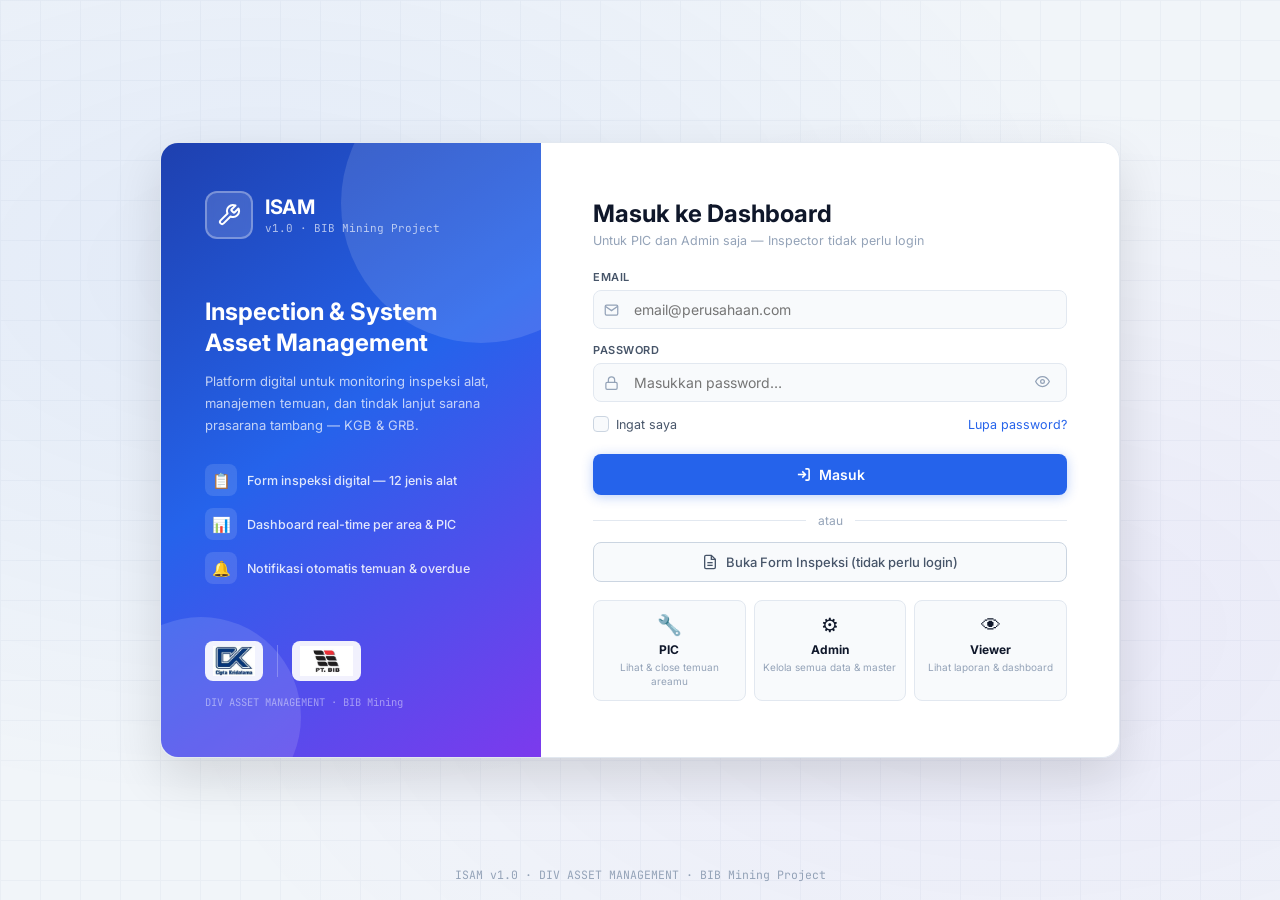
<file: login.html>
<!DOCTYPE html>
<html lang="id">
<head>
  <meta charset="UTF-8" />
  <meta name="viewport" content="width=device-width, initial-scale=1.0" />
  <meta name="theme-color" content="#2563eb" />
  <title>Login — ISAM</title>
  <link href="https://fonts.googleapis.com/css2?family=Inter:wght@400;500;600;700&family=JetBrains+Mono:wght@400;500&display=swap" rel="stylesheet" />
  <link rel="stylesheet" href="style/loginstyl.css" />
</head>
<body>

<div class="bg-grid"></div>
<div class="bg-pattern"></div>

<div class="login-wrap">

  <!-- ── LEFT PANEL (tetap sama) ── -->
  <div class="left-panel">
    <div class="lp-logo">
      <div class="lp-logo-mark">
        <!-- LOGO PLACEHOLDER -->
        <svg viewBox="0 0 24 24">
          <path d="M14.7 6.3a1 1 0 0 0 0 1.4l1.6 1.6a1 1 0 0 0 1.4 0l3.77-3.77a6 6 0 0 1-7.94 7.94l-6.91 6.91a2.12 2.12 0 0 1-3-3l6.91-6.91a6 6 0 0 1 7.94-7.94l-3.76 3.76z"/>
        </svg>
      </div>
      <div>
        <div class="lp-logo-title">ISAM</div>
        <div class="lp-logo-sub">v1.0 · BIB Mining Project</div>
      </div>
    </div>

    <div class="lp-center">
      <div class="lp-headline">Inspection &amp; System Asset Management</div>
      <div class="lp-desc">
        Platform digital untuk monitoring inspeksi alat, manajemen temuan, dan tindak lanjut
        sarana prasarana tambang — KGB &amp; GRB.
      </div>
      <div class="lp-features">
        <div class="lp-feat">
          <div class="lp-feat-icon">📋</div>
          <div class="lp-feat-text">Form inspeksi digital — 12 jenis alat</div>
        </div>
        <div class="lp-feat">
          <div class="lp-feat-icon">📊</div>
          <div class="lp-feat-text">Dashboard real-time per area &amp; PIC</div>
        </div>
        <div class="lp-feat">
          <div class="lp-feat-icon">🔔</div>
          <div class="lp-feat-text">Notifikasi otomatis temuan &amp; overdue</div>
        </div>
      </div>
    </div>

    <!-- Company Logos -->
    <div class="lp-logos">
      <img src="source/logo-ck.png" alt="Cipta Kridatama" class="lp-logo-img" />
      <div class="lp-logo-divider"></div>
      <img src="source/logo-bib.png" alt="PT BIB" class="lp-logo-img" />
    </div>
    <div class="lp-bottom">DIV ASSET MANAGEMENT · BIB Mining</div>
  </div><!-- /left-panel -->


  <!-- ── RIGHT PANEL ── -->
  <div class="right-panel">

    <div class="rp-heading">Masuk ke Dashboard</div>
    <div class="rp-sub">Untuk PIC dan Admin saja — Inspector tidak perlu login</div>

    <!-- Alert Error -->
    <div class="alert-error" id="alert-error">
      <svg width="15" height="15" viewBox="0 0 24 24" fill="none" stroke="currentColor" stroke-width="2">
        <path d="M10.29 3.86L1.82 18a2 2 0 0 0 1.71 3h16.94a2 2 0 0 0 1.71-3L13.71 3.86a2 2 0 0 0-3.42 0z"/>
        <line x1="12" y1="9" x2="12" y2="13"/>
        <line x1="12" y1="17" x2="12.01" y2="17"/>
      </svg>
      <span id="alert-msg">Email atau password salah.</span>
    </div>

    <!-- Email -->
    <div class="field">
      <label class="lbl" for="inp-email">Email</label>
      <div class="input-wrap">
        <div class="input-icon">
          <svg viewBox="0 0 24 24" fill="none" stroke="currentColor" stroke-width="2">
            <path d="M4 4h16c1.1 0 2 .9 2 2v12c0 1.1-.9 2-2 2H4c-1.1 0-2-.9-2-2V6c0-1.1.9-2 2-2z"/>
            <polyline points="22,6 12,13 2,6"/>
          </svg>
        </div>
        <input
          type="email"
          id="inp-email"
          placeholder="email@perusahaan.com"
          autocomplete="email"
          inputmode="email"
          oninput="clearErr()"
        />
      </div>
      <div class="err-msg" id="err-email">Email tidak boleh kosong.</div>
    </div>

    <!-- Password -->
    <div class="field">
      <label class="lbl" for="inp-password">Password</label>
      <div class="input-wrap">
        <div class="input-icon">
          <svg viewBox="0 0 24 24" fill="none" stroke="currentColor" stroke-width="2">
            <rect x="3" y="11" width="18" height="11" rx="2"/>
            <path d="M7 11V7a5 5 0 0 1 10 0v4"/>
          </svg>
        </div>
        <input
          type="password"
          id="inp-password"
          placeholder="Masukkan password…"
          autocomplete="current-password"
          oninput="clearErr()"
        />
        <div class="pw-toggle" onclick="togglePw()" title="Tampilkan password">
          <span id="pw-icon">
            <svg viewBox="0 0 24 24" fill="none" stroke="currentColor" stroke-width="2">
              <path d="M1 12s4-8 11-8 11 8 11 8-4 8-11 8-11-8-11-8z"/>
              <circle cx="12" cy="12" r="3"/>
            </svg>
          </span>
        </div>
      </div>
      <div class="err-msg" id="err-password">Password tidak boleh kosong.</div>
    </div>

    <!-- Remember & Forgot -->
    <div class="options-row">
      <label class="remember-wrap">
        <input type="checkbox" id="remember-me" />
        <div class="cb-box"></div>
        <span class="remember-lbl">Ingat saya</span>
      </label>
      <a class="forgot-link" onclick="showToast('Hubungi admin untuk reset password 📧')">Lupa password?</a>
    </div>

    <!-- Login Button -->
    <button class="login-btn" id="login-btn" onclick="doLogin()">
      <span class="btn-spinner"></span>
      <span class="btn-text">
        <svg viewBox="0 0 24 24" fill="none" stroke="currentColor" stroke-width="2.5" style="width:15px;height:15px">
          <path d="M15 3h4a2 2 0 0 1 2 2v14a2 2 0 0 1-2 2h-4"/>
          <polyline points="10 17 15 12 10 7"/>
          <line x1="15" y1="12" x2="3" y2="12"/>
        </svg>
        Masuk
      </span>
    </button>

    <!-- Divider -->
    <div class="or-divider"><span>atau</span></div>

    <!-- Form Inspeksi shortcut -->
    <a class="inspeksi-link" href="https://isamckbib.github.io/System_inspeksi/form-inspeksi.html" target="_blank" rel="noopener">
      <svg width="16" height="16" viewBox="0 0 24 24" fill="none" stroke="currentColor" stroke-width="2">
        <path d="M14 2H6a2 2 0 0 0-2 2v16a2 2 0 0 0 2 2h12a2 2 0 0 0 2-2V8z"/>
        <polyline points="14 2 14 8 20 8"/>
        <line x1="16" y1="13" x2="8" y2="13"/>
        <line x1="16" y1="17" x2="8" y2="17"/>
      </svg>
      Buka Form Inspeksi (tidak perlu login)
    </a>

    <!-- Role info cards -->
    <div class="role-info-grid">
      <div class="ri-card">
        <div class="ri-icon">🔧</div>
        <div class="ri-name">PIC</div>
        <div class="ri-desc">Lihat &amp; close temuan areamu</div>
      </div>
      <div class="ri-card">
        <div class="ri-icon">⚙️</div>
        <div class="ri-name">Admin</div>
        <div class="ri-desc">Kelola semua data &amp; master</div>
      </div>
      <div class="ri-card">
        <div class="ri-icon">👁</div>
        <div class="ri-name">Viewer</div>
        <div class="ri-desc">Lihat laporan &amp; dashboard</div>
      </div>
    </div>

    <!-- Network hint -->
    <div id="network-hint" style="display:none;text-align:center;margin-top:10px;font-size:12px;color:var(--text3)">
      ⏳ Menghubungi server…
    </div>

  </div><!-- /right-panel -->
</div><!-- /login-wrap -->

<div class="login-footer">ISAM v1.0 · DIV ASSET MANAGEMENT · BIB Mining Project</div>

<div class="toast" id="toast-el"><span id="toast-txt"></span></div>

<script src="Java/login.js"></script>
</body>
</html>
</file>
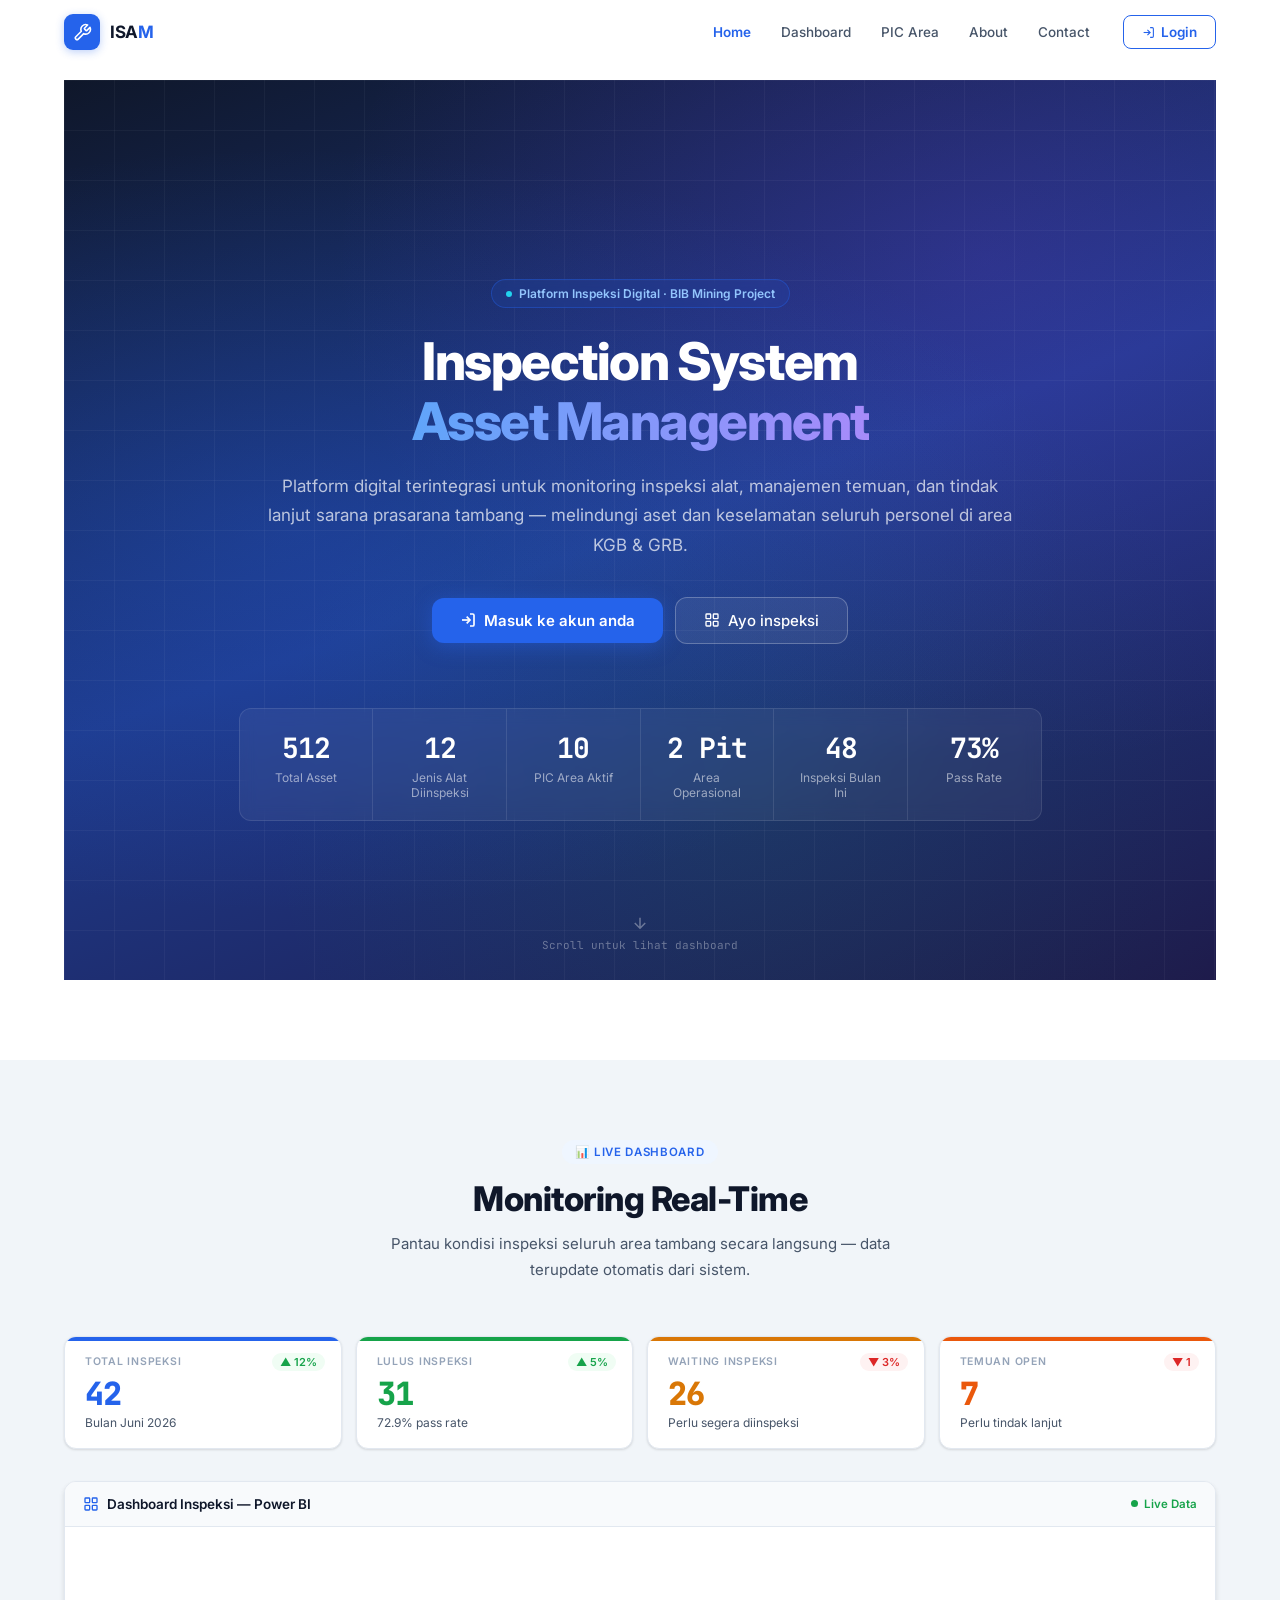
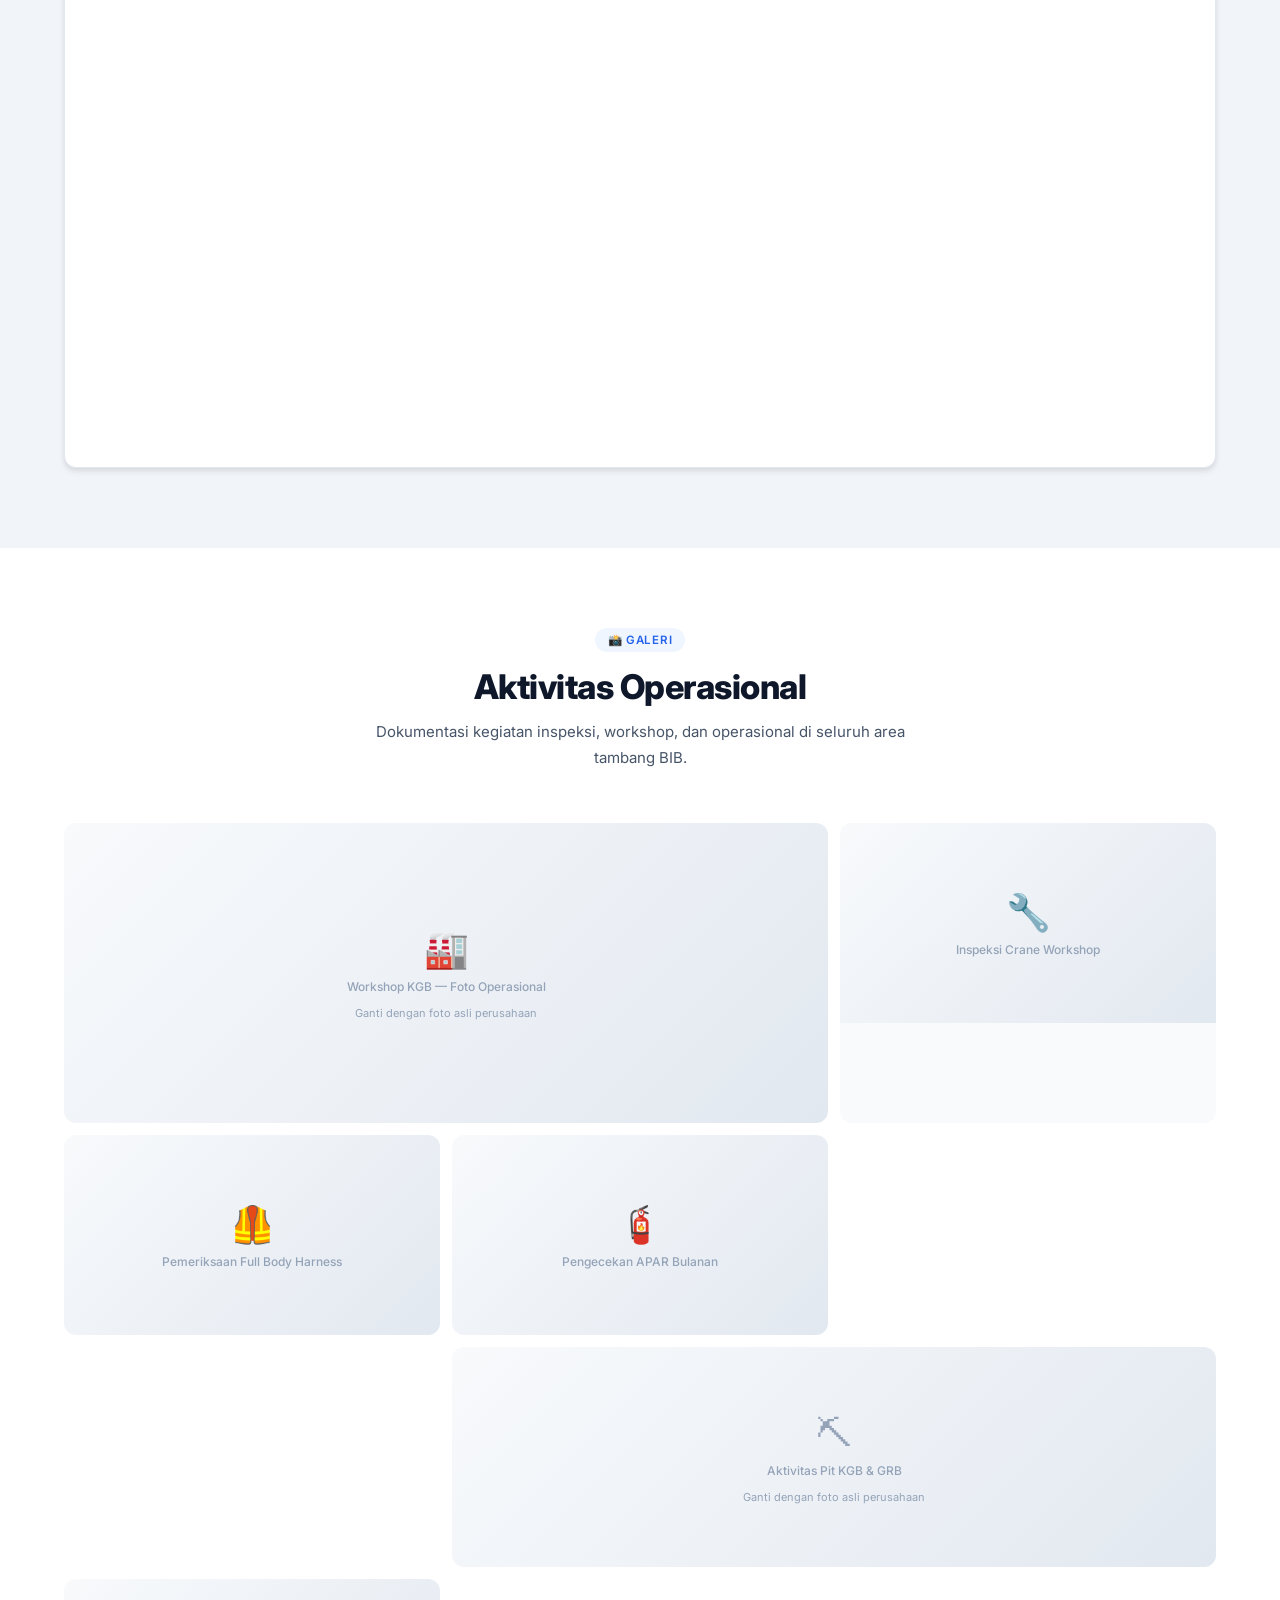
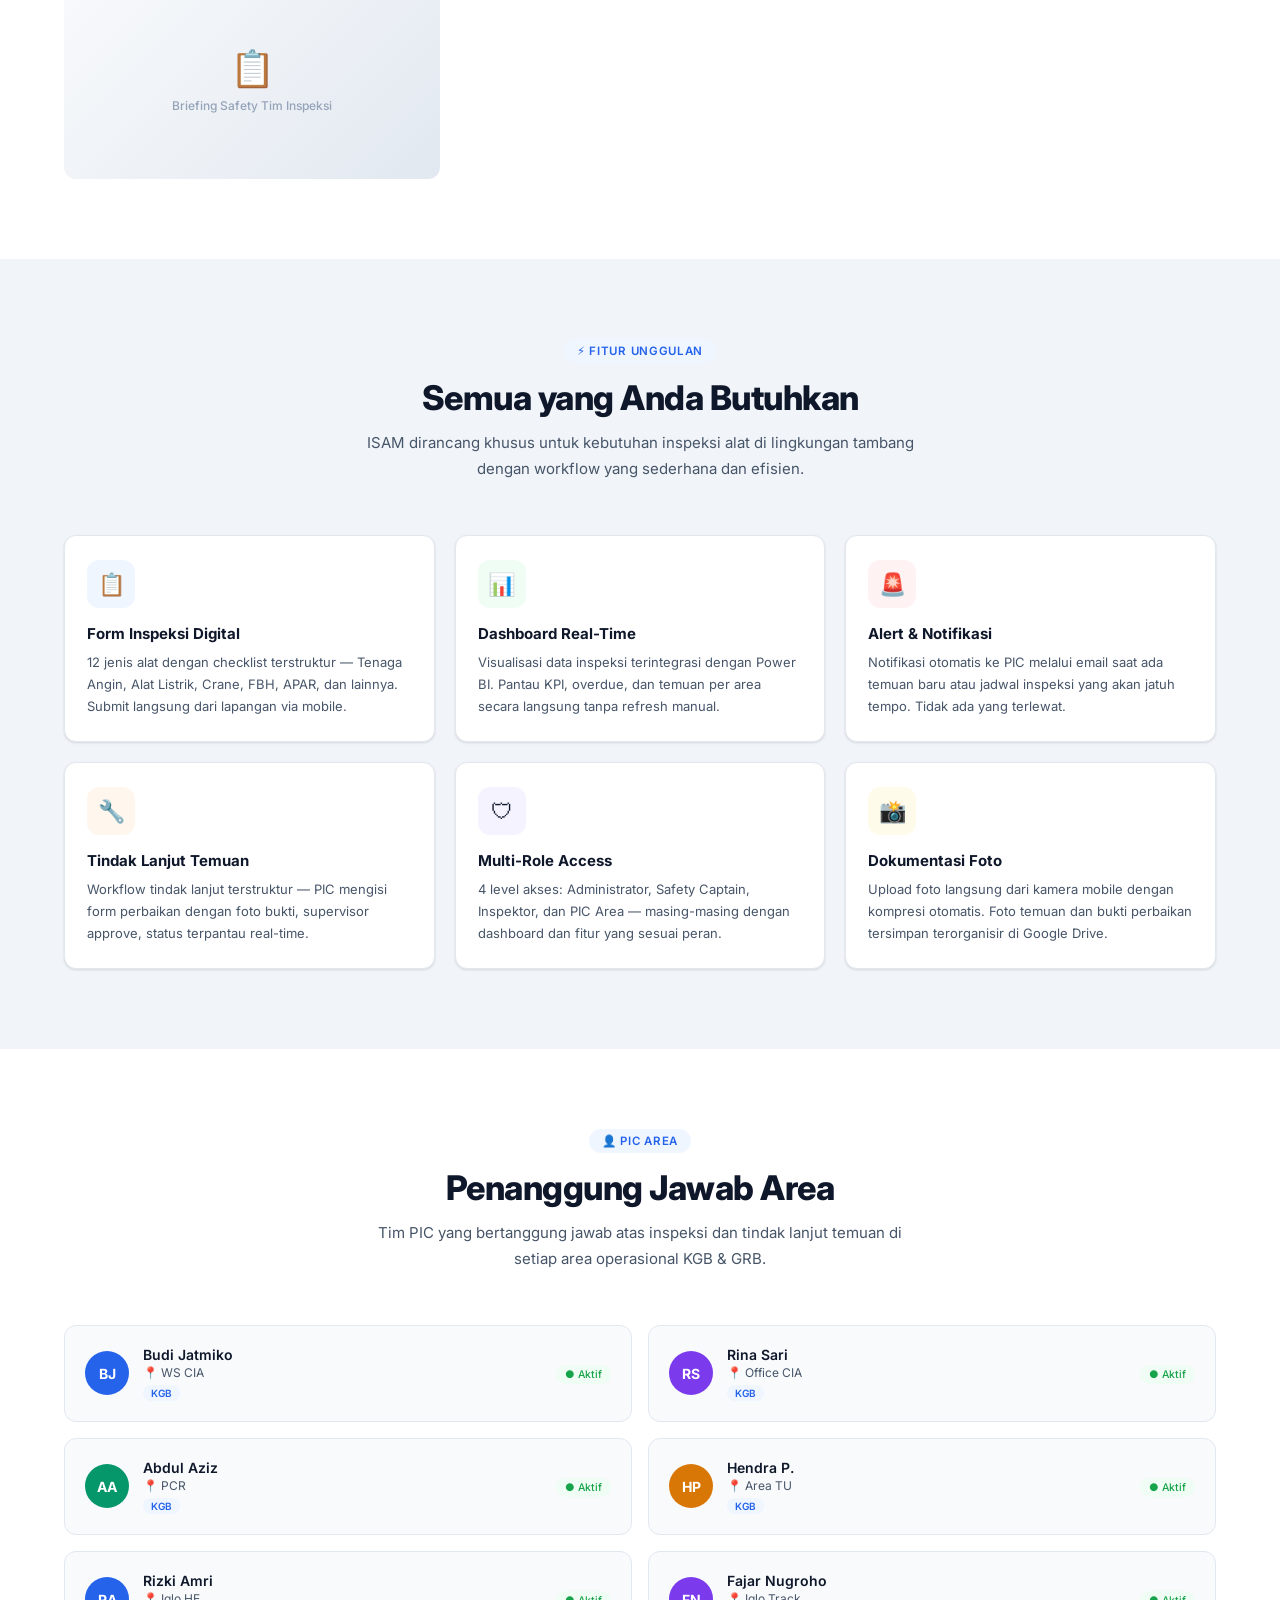
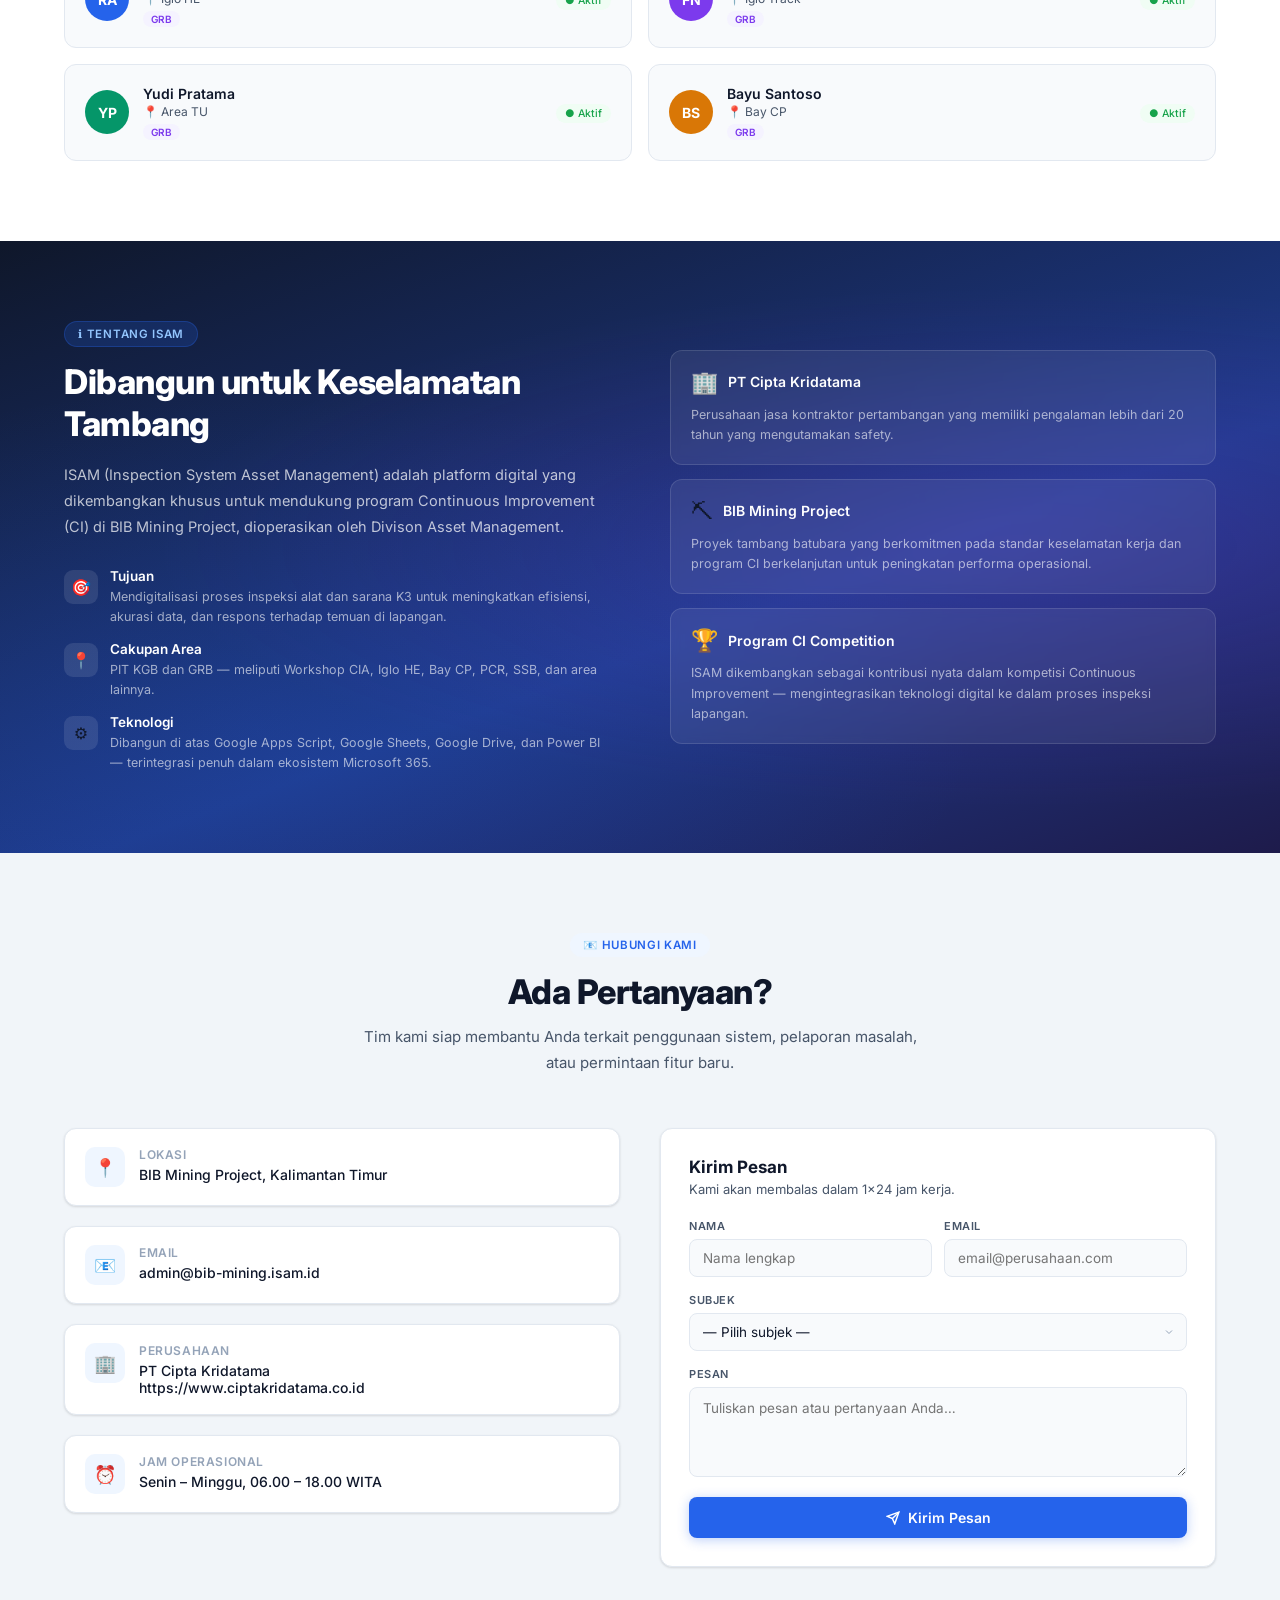
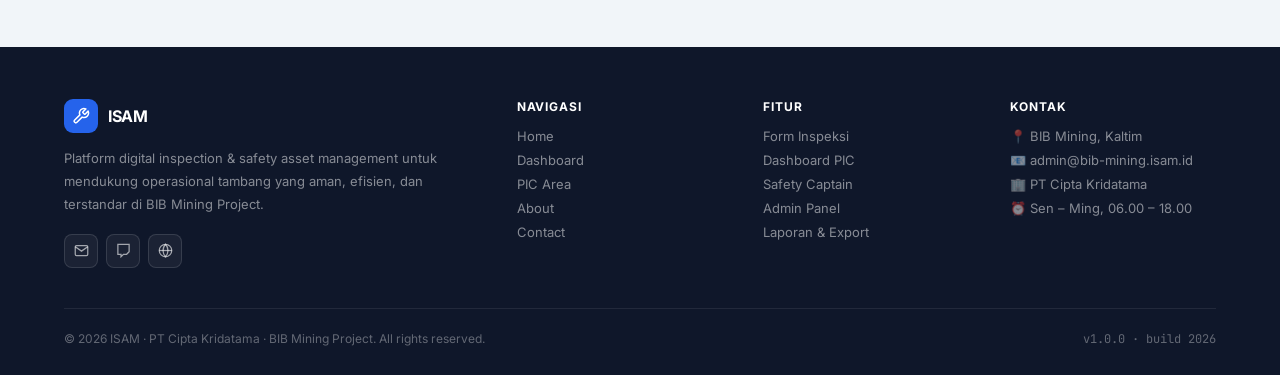
<file: pic.html>
<!DOCTYPE html>
<html lang="id">
<head>
  <meta charset="UTF-8" />
  <meta name="viewport" content="width=device-width, initial-scale=1.0" />
  <title>ISAM-PIC</title>

  <!-- Google Fonts -->
 <link href="https://fonts.googleapis.com/css2?family=Inter:wght@400;500;600;700&family=JetBrains+Mono:wght@400;500&display=swap" rel="stylesheet" />
  <link rel="stylesheet" href="style/picstyle.css" />

  <!-- Stylesheet utama -->
  <script src="Java/authenguard.js"></script>
</head>
<body>

<!-- ══════════════════════════════════════════════════════════
     SIDEBAR
     ══════════════════════════════════════════════════════════ -->
<aside class="sidebar">

  <!-- Logo -->
  <div class="logo-wrap">
    <!-- Hamburger (mobile only) -->
    <div class="mobile-menu-btn" id="hamburger-btn" onclick="toggleMobileMenu()" style="display:none;margin-right:8px">
      <span></span><span></span><span></span>
    </div>
    <div class="logo-mark">
      <svg viewBox="0 0 24 24">
        <path d="M14.7 6.3a1 1 0 0 0 0 1.4l1.6 1.6a1 1 0 0 0 1.4 0l3.77-3.77a6 6 0 0 1-7.94 7.94l-6.91 6.91a2.12 2.12 0 0 1-3-3l6.91-6.91a6 6 0 0 1 7.94-7.94l-3.76 3.76z"/>
      </svg>
    </div>
    <div>
      <div class="logo-title">PIC<span>Tools</span></div>
      <div class="logo-sub">v1.0 · PIC Area</div>
    </div>
  </div>

  <!-- Nav -->
  <nav class="nav">

    <div class="nav-group-label">Utama</div>
    <div class="nav-item active" onclick="goNav('dashboard', this)">
      <svg class="nav-icon" viewBox="0 0 24 24" fill="none" stroke="currentColor" stroke-width="1.8">
        <rect x="3" y="3" width="7" height="7" rx="1"/>
        <rect x="14" y="3" width="7" height="7" rx="1"/>
        <rect x="3" y="14" width="7" height="7" rx="1"/>
        <rect x="14" y="14" width="7" height="7" rx="1"/>
      </svg>
      Dashboard
    </div>

    <div class="nav-item" onclick="goNav('form-tl', this)">
      <svg class="nav-icon" viewBox="0 0 24 24" fill="none" stroke="currentColor" stroke-width="1.8">
        <path d="M11 4H4a2 2 0 0 0-2 2v14a2 2 0 0 0 2 2h14a2 2 0 0 0 2-2v-7"/>
        <path d="M18.5 2.5a2.121 2.121 0 0 1 3 3L12 15l-4 1 1-4 9.5-9.5z"/>
      </svg>
      Form Tindak Lanjut
    </div>

    <div class="nav-item" onclick="goNav('tugasku', this)">
      <svg class="nav-icon" viewBox="0 0 24 24" fill="none" stroke="currentColor" stroke-width="1.8">
        <polyline points="9 11 12 14 22 4"/>
        <path d="M21 12v7a2 2 0 0 1-2 2H5a2 2 0 0 1-2-2V5a2 2 0 0 1 2-2h11"/>
      </svg>
      Tugas Saya
      <span class="nav-pill np-yellow">4</span>
    </div>

    <div class="nav-item" onclick="goNav('overdue', this)">
      <svg class="nav-icon" viewBox="0 0 24 24" fill="none" stroke="currentColor" stroke-width="1.8">
        <path d="M10.29 3.86L1.82 18a2 2 0 0 0 1.71 3h16.94a2 2 0 0 0 1.71-3L13.71 3.86a2 2 0 0 0-3.42 0z"/>
        <line x1="12" y1="9" x2="12" y2="13"/>
        <line x1="12" y1="17" x2="12.01" y2="17"/>
      </svg>
      Overdue
      <span class="nav-pill np-red">2</span>
    </div>

    <div class="nav-group-label" style="margin-top:6px">Riwayat</div>
    <div class="nav-item" onclick="goNav('riwayat', this)">
      <svg class="nav-icon" viewBox="0 0 24 24" fill="none" stroke="currentColor" stroke-width="1.8">
        <line x1="8" y1="6" x2="21" y2="6"/>
        <line x1="8" y1="12" x2="21" y2="12"/>
        <line x1="8" y1="18" x2="21" y2="18"/>
        <line x1="3" y1="6" x2="3.01" y2="6"/>
        <line x1="3" y1="12" x2="3.01" y2="12"/>
        <line x1="3" y1="18" x2="3.01" y2="18"/>
      </svg>
      Riwayat Tindak Lanjut
      <span class="nav-pill np-blue">12</span>
    </div>

    <div class="nav-group-label" style="margin-top:6px">Informasi</div>
    <div class="nav-item" onclick="showToast('Fitur Laporan segera hadir 📄')">
      <svg class="nav-icon" viewBox="0 0 24 24" fill="none" stroke="currentColor" stroke-width="1.8">
        <path d="M14 2H6a2 2 0 0 0-2 2v16a2 2 0 0 0 2 2h12a2 2 0 0 0 2-2V8z"/>
        <polyline points="14 2 14 8 20 8"/>
      </svg>
      Laporan Saya
    </div>
    <div class="nav-item" onclick="showToast('Fitur pengaturan segera hadir ⚙️')">
      <svg class="nav-icon" viewBox="0 0 24 24" fill="none" stroke="currentColor" stroke-width="1.8">
        <circle cx="12" cy="12" r="3"/>
        <path d="M19.07 4.93a10 10 0 0 1 0 14.14M4.93 4.93a10 10 0 0 0 0 14.14"/>
      </svg>
      Pengaturan
    </div>
    <a class="nav-item" href="index.html">
    <svg class="nav-icon" viewBox="0 0 24 24" fill="none" stroke="currentColor" stroke-width="1.8">
        <circle cx="12" cy="12" r="3"/>
        <path d="M19.07 4.93a10 10 0 0 1 0 14.14M4.93 4.93a10 10 0 0 0 0 14.14"/>
    </svg>
    Back to Home
</a>

  </nav>

  <!-- User -->
  <div class="sidebar-footer">
    <div class="user-row">
      <div class="ava" style="background:linear-gradient(135deg,#2563eb,#7c3aed)">BJ</div>
      <div>
        <div class="user-name">Budi Jatmiko</div>
        <div class="user-role">PIC Area</div>
        <div class="user-area">📍 WS CIA · KGB</div>
      </div>
    </div>
  </div>

</aside><!-- /sidebar -->

<!-- ══ MOBILE QUICK NAV (horizontal scroll) ══ -->
<div class="mobile-nav" id="mobile-nav" style="display:none">
  <div class="mobile-nav-item active" onclick="goNav('dashboard',this)" data-view="dashboard">
    📊 Dashboard
  </div>
  <div class="mobile-nav-item" onclick="goNav('form-tl',this)" data-view="form-tl">
    ✏️ Tindak Lanjut
  </div>
  <div class="mobile-nav-item" onclick="goNav('tugasku',this)" data-view="tugasku">
    ✅ Tugas Saya
    <span style="background:var(--yellow);color:#fff;font-size:9px;padding:1px 5px;border-radius:10px;font-weight:700">4</span>
  </div>
  <div class="mobile-nav-item" onclick="goNav('overdue',this)" data-view="overdue">
    ⚠️ Overdue
    <span style="background:var(--red);color:#fff;font-size:9px;padding:1px 5px;border-radius:10px;font-weight:700">2</span>
  </div>
  <div class="mobile-nav-item" onclick="goNav('riwayat',this)" data-view="riwayat">
    📋 Riwayat
  </div>
</div>

<!-- ══ BOTTOM NAV BAR (mobile fixed) ══ -->
<div class="bottom-nav" id="bottom-nav">
  <div class="bn-item active" id="bn-dashboard" onclick="goNav('dashboard',null);setBnActive('bn-dashboard')">
    <div class="bn-icon">
      <svg viewBox="0 0 24 24" fill="none" stroke="currentColor" stroke-width="1.8">
        <rect x="3" y="3" width="7" height="7" rx="1"/><rect x="14" y="3" width="7" height="7" rx="1"/>
        <rect x="3" y="14" width="7" height="7" rx="1"/><rect x="14" y="14" width="7" height="7" rx="1"/>
      </svg>
    </div>
    <div class="bn-lbl">Dashboard</div>
  </div>
  <div class="bn-item" id="bn-tugasku" onclick="goNav('tugasku',null);setBnActive('bn-tugasku')">
    <div class="bn-icon">
      <svg viewBox="0 0 24 24" fill="none" stroke="currentColor" stroke-width="1.8">
        <polyline points="9 11 12 14 22 4"/>
        <path d="M21 12v7a2 2 0 0 1-2 2H5a2 2 0 0 1-2-2V5a2 2 0 0 1 2-2h11"/>
      </svg>
    </div>
    <div class="bn-lbl">Tugas</div>
    <div class="bn-badge">4</div>
  </div>
  <div class="bn-item" id="bn-form-tl" onclick="goNav('form-tl',null);setBnActive('bn-form-tl')"
       style="background:var(--accent);border-radius:50%;width:48px;height:48px;margin-top:-10px;flex:none;box-shadow:0 4px 14px rgba(37,99,235,.4)">
    <div class="bn-icon" style="color:#fff">
      <svg viewBox="0 0 24 24" fill="none" stroke="currentColor" stroke-width="2">
        <line x1="12" y1="5" x2="12" y2="19"/><line x1="5" y1="12" x2="19" y2="12"/>
      </svg>
    </div>
    <div class="bn-lbl" style="color:#fff;font-size:8.5px">Baru</div>
  </div>
  <div class="bn-item" id="bn-overdue" onclick="goNav('overdue',null);setBnActive('bn-overdue')">
    <div class="bn-icon">
      <svg viewBox="0 0 24 24" fill="none" stroke="currentColor" stroke-width="1.8">
        <path d="M10.29 3.86L1.82 18a2 2 0 0 0 1.71 3h16.94a2 2 0 0 0 1.71-3L13.71 3.86a2 2 0 0 0-3.42 0z"/>
        <line x1="12" y1="9" x2="12" y2="13"/><line x1="12" y1="17" x2="12.01" y2="17"/>
      </svg>
    </div>
    <div class="bn-lbl">Overdue</div>
    <div class="bn-badge">2</div>
  </div>
  <div class="bn-item" id="bn-riwayat" onclick="goNav('riwayat',null);setBnActive('bn-riwayat')">
    <div class="bn-icon">
      <svg viewBox="0 0 24 24" fill="none" stroke="currentColor" stroke-width="1.8">
        <line x1="8" y1="6" x2="21" y2="6"/><line x1="8" y1="12" x2="21" y2="12"/>
        <line x1="8" y1="18" x2="21" y2="18"/>
        <line x1="3" y1="6" x2="3.01" y2="6"/><line x1="3" y1="12" x2="3.01" y2="12"/>
        <line x1="3" y1="18" x2="3.01" y2="18"/>
      </svg>
    </div>
    <div class="bn-lbl">Riwayat</div>
  </div>
</div>

<!-- ══════════════════════════════════════════════════════════
     MAIN
     ══════════════════════════════════════════════════════════ -->
<div class="main">

  <!-- Topbar -->
  <header class="topbar">
    <div class="page-title" id="page-title">Dashboard</div>
    <span class="tb-mono" id="today-lbl"></span>

    <button class="tb-btn" onclick="goNav('riwayat', null)">
      <svg width="13" height="13" viewBox="0 0 24 24" fill="none" stroke="currentColor" stroke-width="2">
        <line x1="8" y1="6" x2="21" y2="6"/>
        <line x1="8" y1="12" x2="21" y2="12"/>
        <line x1="8" y1="18" x2="21" y2="18"/>
        <line x1="3" y1="6" x2="3.01" y2="6"/>
        <line x1="3" y1="12" x2="3.01" y2="12"/>
        <line x1="3" y1="18" x2="3.01" y2="18"/>
      </svg>
      Riwayat
    </button>

    <button class="tb-btn primary" onclick="goNav('form-tl', null)">
      <svg width="13" height="13" viewBox="0 0 24 24" fill="none" stroke="currentColor" stroke-width="2.5">
        <line x1="12" y1="5" x2="12" y2="19"/>
        <line x1="5" y1="12" x2="19" y2="12"/>
      </svg>
      Tindak Lanjut Baru
    </button>
  </header>

  <!-- ── VIEWS ── -->
  <div class="views">

    <!-- ══ DASHBOARD ══ -->
    <div class="view on" id="v-dashboard">
      <div class="kpi-grid anim">
        <div class="kpi">
          <div class="kpi-bar" style="background:var(--accent)"></div>
          <div class="kpi-lbl">Total Temuan</div>
          <div class="kpi-val" style="color:var(--accent)">9</div>
          <div class="kpi-sub">Di area saya</div>
        </div>
        <div class="kpi">
          <div class="kpi-bar" style="background:var(--green)"></div>
          <div class="kpi-lbl">Selesai</div>
          <div class="kpi-val" style="color:var(--green)">5</div>
          <div class="kpi-sub">Tindak lanjut tuntas</div>
        </div>
        <div class="kpi">
          <div class="kpi-bar" style="background:var(--yellow)"></div>
          <div class="kpi-lbl">Dalam Proses</div>
          <div class="kpi-val" style="color:var(--yellow)">2</div>
          <div class="kpi-sub">Sedang dikerjakan</div>
        </div>
        <div class="kpi">
          <div class="kpi-bar" style="background:var(--red)"></div>
          <div class="kpi-lbl">Overdue</div>
          <div class="kpi-val" style="color:var(--red)">2</div>
          <div class="kpi-sub">Melewati batas waktu</div>
        </div>
      </div>

      <div class="row row-32">
        <!-- Tugas aktif -->
        <div class="card">
          <div class="card-head">
            <span class="card-title">
              <svg viewBox="0 0 24 24" fill="none" stroke="currentColor" stroke-width="2">
                <polyline points="9 11 12 14 22 4"/>
                <path d="M21 12v7a2 2 0 0 1-2 2H5a2 2 0 0 1-2-2V5a2 2 0 0 1 2-2h11"/>
              </svg>
              Tugas Aktif Saya
            </span>
            <span class="card-link" onclick="goNav('tugasku', null)">Lihat semua →</span>
          </div>
          <div id="task-list"></div>
        </div>

        <!-- Ringkasan & Aktivitas -->
        <div style="display:flex;flex-direction:column;gap:14px">
          <div class="card">
            <div class="card-head"><span class="card-title">Progress Tindak Lanjut</span></div>
            <div style="display:flex;flex-direction:column;gap:10px">
              <div>
                <div style="display:flex;justify-content:space-between;font-size:12px;margin-bottom:4px">
                  <span style="color:var(--text2)">Selesai</span>
                  <span style="color:var(--green);font-family:var(--mono);font-weight:600">5 / 9</span>
                </div>
                <div class="progbar"><div class="progfill" style="width:56%;background:var(--green)"></div></div>
              </div>
              <div>
                <div style="display:flex;justify-content:space-between;font-size:12px;margin-bottom:4px">
                  <span style="color:var(--text2)">Dalam Proses</span>
                  <span style="color:var(--accent);font-family:var(--mono);font-weight:600">2 / 9</span>
                </div>
                <div class="progbar"><div class="progfill" style="width:22%;background:var(--accent)"></div></div>
              </div>
              <div>
                <div style="display:flex;justify-content:space-between;font-size:12px;margin-bottom:4px">
                  <span style="color:var(--text2)">Overdue</span>
                  <span style="color:var(--red);font-family:var(--mono);font-weight:600">2 / 9</span>
                </div>
                <div class="progbar"><div class="progfill" style="width:22%;background:var(--red)"></div></div>
              </div>
            </div>
          </div>

          <div class="card">
            <div class="card-head"><span class="card-title">Aktivitas Terkini</span></div>
            <div class="act-item"><div class="act-dot" style="background:var(--green)"></div><div><div class="act-text">TL-007 ditandai Selesai</div><div class="act-time">Hari ini · 09:20</div></div></div>
            <div class="act-item"><div class="act-dot" style="background:var(--accent)"></div><div><div class="act-text">TL-008 diupdate — Dalam Proses</div><div class="act-time">Kemarin · 14:30</div></div></div>
            <div class="act-item"><div class="act-dot" style="background:var(--red)"></div><div><div class="act-text">TL-005 overdue 3 hari</div><div class="act-time">05 Jun · 08:00</div></div></div>
            <div class="act-item"><div class="act-dot" style="background:var(--yellow)"></div><div><div class="act-text">Temuan baru INS-048 ditugaskan</div><div class="act-time">04 Jun · 11:00</div></div></div>
          </div>
        </div>
      </div>

      <!-- Distribusi risiko & jenis alat -->
      <div class="row row-2">
        <div class="card">
          <div class="card-head"><span class="card-title">Distribusi Risiko Temuan</span></div>
          <div class="bchart-row"><div class="bchart-lbl">Critical</div><div class="bchart-track"><div class="bchart-fill" style="width:22%;background:var(--red)"></div></div><div class="bchart-num">2</div></div>
          <div class="bchart-row"><div class="bchart-lbl">High</div><div class="bchart-track"><div class="bchart-fill" style="width:33%;background:var(--orange)"></div></div><div class="bchart-num">3</div></div>
          <div class="bchart-row"><div class="bchart-lbl">Medium</div><div class="bchart-track"><div class="bchart-fill" style="width:33%;background:var(--yellow)"></div></div><div class="bchart-num">3</div></div>
          <div class="bchart-row"><div class="bchart-lbl">Low</div><div class="bchart-track"><div class="bchart-fill" style="width:11%;background:var(--green)"></div></div><div class="bchart-num">1</div></div>
        </div>
        <div class="card">
          <div class="card-head"><span class="card-title">Jenis Alat — Temuan</span></div>
          <div class="bchart-row"><div class="bchart-lbl">APAR</div><div class="bchart-track"><div class="bchart-fill" style="width:33%;background:var(--accent)"></div></div><div class="bchart-num">3</div></div>
          <div class="bchart-row"><div class="bchart-lbl">Full Body Harness</div><div class="bchart-track"><div class="bchart-fill" style="width:22%;background:var(--purple)"></div></div><div class="bchart-num">2</div></div>
          <div class="bchart-row"><div class="bchart-lbl">Crane Workshop</div><div class="bchart-track"><div class="bchart-fill" style="width:22%;background:var(--yellow)"></div></div><div class="bchart-num">2</div></div>
          <div class="bchart-row"><div class="bchart-lbl">Lainnya</div><div class="bchart-track"><div class="bchart-fill" style="width:22%;background:var(--text3)"></div></div><div class="bchart-num">2</div></div>
        </div>
      </div>
    </div><!-- /v-dashboard -->


    <!-- ══ FORM TINDAK LANJUT ══ -->
    <div class="view" id="v-form-tl">
      <div class="form-header">
        <div class="fh-left">
          <div class="fh-title">Form Tindak Lanjut Temuan</div>
          <div class="fh-sub">Isi progress perbaikan temuan inspeksi di area Anda</div>
        </div>
        <span class="fid" id="tl-id">-</span>
      </div>

      <div class="form-wrap">
        <div class="form-col">

          <!-- Referensi Temuan -->
          <div class="fsec anim">
            <div class="fsec-title">
              <svg viewBox="0 0 24 24" fill="none" stroke="currentColor" stroke-width="2">
                <circle cx="11" cy="11" r="8"/>
                <line x1="21" y1="21" x2="16.65" y2="16.65"/>
              </svg>
              Referensi Temuan
            </div>
            <div class="r2">
              <div class="field">
                <label class="lbl">No. Form Inspeksi <span class="req">*</span></label>
                <input type="text" id="tl-ref-ins" placeholder="INS-2026-048" oninput="calcSummary()" />
              </div>
              <div class="field">
                <label class="lbl">No. Tindak Lanjut</label>
                <input type="text" id="tl-ref-no" placeholder="TL-2026-009" readonly style="background:var(--bg4);color:var(--text3)" />
              </div>
            </div>
            <div class="r3">
              <div class="field">
                <label class="lbl">No. Asset <span class="req">*</span></label>
                <input type="text" id="tl-asset" placeholder="APR-048" oninput="calcSummary()" />
              </div>
              <div class="field">
                <label class="lbl">Jenis Alat <span class="req">*</span></label>
                <input type="text" id="tl-alat" placeholder="APAR" oninput="calcSummary()" />
              </div>
              <div class="field">
                <label class="lbl">Lokasi</label>
                <input type="text" id="tl-lokasi" placeholder="WS CIA · KGB" />
              </div>
            </div>
            <div class="field">
              <label class="lbl">Deskripsi Temuan Asal</label>
              <textarea id="tl-temuan-asal" placeholder="Salin deskripsi temuan dari hasil inspeksi..." style="min-height:60px"></textarea>
            </div>
          </div>

          <!-- Tindakan Perbaikan -->
          <div class="fsec">
            <div class="fsec-title">
              <svg viewBox="0 0 24 24" fill="none" stroke="currentColor" stroke-width="2">
                <path d="M14.7 6.3a1 1 0 0 0 0 1.4l1.6 1.6a1 1 0 0 0 1.4 0l3.77-3.77a6 6 0 0 1-7.94 7.94l-6.91 6.91a2.12 2.12 0 0 1-3-3l6.91-6.91a6 6 0 0 1 7.94-7.94l-3.76 3.76z"/>
              </svg>
              Tindakan Perbaikan
            </div>
            <div class="field">
              <label class="lbl">Tindakan yang Dilakukan <span class="req">*</span></label>
              <textarea id="tl-tindakan" placeholder="Jelaskan tindakan perbaikan yang sudah atau sedang dilakukan..." oninput="calcSummary()"></textarea>
            </div>
            <div class="r2">
              <div class="field">
                <label class="lbl">Tanggal Mulai <span class="req">*</span></label>
                <input type="date" id="tl-tgl-mulai" />
              </div>
              <div class="field">
                <label class="lbl">Target Selesai <span class="req">*</span></label>
                <input type="date" id="tl-tgl-target" />
              </div>
            </div>
            <div class="r2">
              <div class="field">
                <label class="lbl">Dikerjakan Oleh</label>
                <input type="text" id="tl-pekerja" placeholder="Nama teknisi / tim" />
              </div>
              <div class="field">
                <label class="lbl">Biaya Perbaikan (Rp)</label>
                <input type="text" id="tl-biaya" placeholder="0" />
              </div>
            </div>
            <div class="field">
              <label class="lbl">Catatan Tambahan</label>
              <textarea id="tl-catatan" placeholder="Kendala, kebutuhan material, atau info lain..." style="min-height:60px"></textarea>
            </div>
          </div>

          <!-- Status & Foto -->
          <div class="fsec">
            <div class="fsec-title">
              <svg viewBox="0 0 24 24" fill="none" stroke="currentColor" stroke-width="2">
                <polyline points="22 12 18 12 15 21 9 3 6 12 2 12"/>
              </svg>
              Status Tindak Lanjut
            </div>

            <div class="field">
              <label class="lbl">Status Saat Ini <span class="req">*</span></label>
              <div class="status-grid">
                <div class="status-opt">
                  <input type="radio" name="tl-status" id="ts-selesai" value="Selesai" onchange="calcSummary()">
                  <label for="ts-selesai"><span class="s-icon">✅</span>Selesai<span class="s-sub">Perbaikan tuntas</span></label>
                </div>
                <div class="status-opt">
                  <input type="radio" name="tl-status" id="ts-proses" value="Dalam Proses" onchange="calcSummary()">
                  <label for="ts-proses"><span class="s-icon">🔧</span>Dalam Proses<span class="s-sub">Sedang dikerjakan</span></label>
                </div>
                <div class="status-opt">
                  <input type="radio" name="tl-status" id="ts-tunda" value="Ditunda" onchange="calcSummary()">
                  <label for="ts-tunda"><span class="s-icon">⏸</span>Ditunda<span class="s-sub">Menunggu material/izin</span></label>
                </div>
                <div class="status-opt">
                  <input type="radio" name="tl-status" id="ts-tidak" value="Tidak Bisa Ditangani" onchange="calcSummary()">
                  <label for="ts-tidak"><span class="s-icon">🚫</span>Tidak Bisa Ditangani<span class="s-sub">Eskalasi ke supervisor</span></label>
                </div>
              </div>
            </div>

            <div class="field" style="margin-top:14px">
              <label class="lbl">Foto Bukti Perbaikan <span class="req">*</span></label>
              <div class="foto-zone">
                <input type="file" id="tl-foto" accept="image/*" multiple onchange="handleFoto(this)" />
                <svg viewBox="0 0 24 24" fill="none" stroke="currentColor" stroke-width="1.5">
                  <path d="M21 15v4a2 2 0 0 1-2 2H5a2 2 0 0 1-2-2v-4"/>
                  <polyline points="17 8 12 3 7 8"/>
                  <line x1="12" y1="3" x2="12" y2="15"/>
                </svg>
                <p>Tap untuk upload foto perbaikan</p>
                <span style="font-size:11px;color:var(--accent)">Min. 1 foto · maks 3 foto · JPG/PNG</span>
              </div>
              <div class="foto-preview" id="foto-preview"></div>
              <div class="foto-status" id="foto-status"></div>
            </div>
          </div>

          <div class="fnav">
            <button class="btn" style="padding:9px 14px" onclick="showToast('Draft disimpan 💾')">
              <svg viewBox="0 0 24 24" fill="none" stroke="currentColor" stroke-width="2" style="width:13px;height:13px">
                <path d="M19 21H5a2 2 0 0 1-2-2V5a2 2 0 0 1 2-2h11l5 5v11a2 2 0 0 1-2 2z"/>
                <polyline points="17 21 17 13 7 13 7 21"/>
                <polyline points="7 3 7 8 15 8"/>
              </svg>
              Simpan Draft
            </button>
            <button class="btn btn-green" style="flex:1" onclick="doSubmitTL()">
              <svg viewBox="0 0 24 24" fill="none" stroke="currentColor" stroke-width="2.5" style="width:13px;height:13px">
                <line x1="22" y1="2" x2="11" y2="13"/>
                <polygon points="22 2 15 22 11 13 2 9 22 2"/>
              </svg>
              Kirim Tindak Lanjut
            </button>
          </div>
        </div><!-- /form-col -->

        <!-- Aside -->
        <div style="position:sticky;top:0">
          <div class="card" style="margin-bottom:12px">
            <div class="card-title" style="margin-bottom:12px">Ringkasan</div>
            <div class="sum-row"><span class="sum-key">No. Inspeksi</span><span class="sum-val" id="sum-ins">—</span></div>
            <div class="sum-row"><span class="sum-key">No. Asset</span><span class="sum-val" id="sum-asset">—</span></div>
            <div class="sum-row"><span class="sum-key">Jenis Alat</span><span class="sum-val" id="sum-alat">—</span></div>
            <div class="sum-row"><span class="sum-key">Status</span><span id="sum-status">—</span></div>
            <div class="sum-row">
              <span class="sum-key">Tindakan</span>
              <span class="sum-val" id="sum-tindakan" style="font-size:11px;max-width:120px;text-align:right;overflow:hidden;text-overflow:ellipsis;white-space:nowrap">—</span>
            </div>
          </div>

          <div class="card" style="margin-bottom:12px">
            <div class="card-title" style="margin-bottom:10px">Panduan</div>
            <div style="font-size:12.5px;color:var(--text2);line-height:1.75">
              <div style="margin-bottom:7px">🔍 <b>Referensi</b> — isi no. inspeksi &amp; asset yang ada temuannya</div>
              <div style="margin-bottom:7px">🔧 <b>Tindakan</b> — jelaskan apa yang sudah dikerjakan</div>
              <div style="margin-bottom:7px">📸 <b>Foto bukti</b> — wajib min. 1 foto kondisi setelah perbaikan</div>
              <div>✅ <b>Status</b> — pilih status terkini tindak lanjut</div>
            </div>
          </div>

          <button class="btn btn-primary btn-block" onclick="doSubmitTL()">
            <svg viewBox="0 0 24 24" fill="none" stroke="currentColor" stroke-width="2.5" style="width:13px;height:13px">
              <line x1="22" y1="2" x2="11" y2="13"/>
              <polygon points="22 2 15 22 11 13 2 9 22 2"/>
            </svg>
            Kirim Tindak Lanjut
          </button>
        </div>
      </div>
    </div><!-- /v-form-tl -->


    <!-- ══ TUGAS SAYA ══ -->
    <div class="view" id="v-tugasku">
      <div class="filter-bar">
        <input class="search-inp" placeholder="🔍 Cari asset, alat, temuan…" oninput="filterTugas()" />
        <select class="flt-sel" onchange="filterTugas()">
          <option>Semua Status</option>
          <option>Dalam Proses</option>
          <option>Ditunda</option>
          <option>Overdue</option>
        </select>
        <button class="tb-btn primary" onclick="goNav('form-tl', null)">+ Tindak Lanjut</button>
      </div>
      <div class="card">
        <table class="tbl">
          <thead>
            <tr><th>No. TL</th><th>Ref. Inspeksi</th><th>Asset</th><th>Jenis Alat</th><th>Risiko</th><th>Status</th><th>Target</th><th></th></tr>
          </thead>
          <tbody id="tugas-body"></tbody>
        </table>
      </div>
    </div><!-- /v-tugasku -->


    <!-- ══ OVERDUE ══ -->
    <div class="view" id="v-overdue">
      <div style="display:flex;align-items:center;justify-content:space-between;margin-bottom:16px">
        <div>
          <div style="font-size:18px;font-weight:700;color:var(--red)">⚠ Overdue</div>
          <div style="font-size:13px;color:var(--text2);margin-top:2px">Tindak lanjut yang melewati target waktu</div>
        </div>
        <span class="badge b-red" style="font-size:13px;padding:5px 14px">2 Item Overdue</span>
      </div>
      <div id="overdue-list"></div>
    </div><!-- /v-overdue -->


    <!-- ══ RIWAYAT ══ -->
    <div class="view" id="v-riwayat">
      <div class="filter-bar">
        <input class="search-inp" placeholder="🔍 Cari no. TL, asset, alat…" oninput="filterRiwayat()" />
        <select class="flt-sel"><option>Semua Status</option><option>Selesai</option><option>Dalam Proses</option><option>Ditunda</option></select>
        <select class="flt-sel"><option>Semua Bulan</option><option>Juni 2026</option><option>Mei 2026</option></select>
      </div>
      <div class="card">
        <table class="tbl">
          <thead>
            <tr><th>No. TL</th><th>Ref. Inspeksi</th><th>Asset</th><th>Jenis Alat</th><th>Status</th><th>Selesai</th><th></th></tr>
          </thead>
          <tbody id="riwayat-body"></tbody>
        </table>
      </div>
    </div><!-- /v-riwayat -->

  </div><!-- /views -->
</div><!-- /main -->


<!-- ══════════════════════════════════════════════════════════
     OVERLAY — Submit result
     ══════════════════════════════════════════════════════════ -->
<div class="ov" id="ov">
  <div class="ov-card">
    <div class="ov-icon">✅</div>
    <div class="ov-title ok">Berhasil Dikirim!</div>
    <div class="ov-msg" id="ov-msg">Tindak lanjut tersimpan.</div>
    <button class="btn btn-primary" onclick="resetFormTL()" style="width:100%">Isi Form Baru</button>
  </div>
</div>

<!-- TOAST -->
<div class="toast" id="toast-el"><span id="toast-txt"></span></div>

<!-- Script utama -->
<script src="Java/picjs.js"></script>

</body>
</html>
</file>
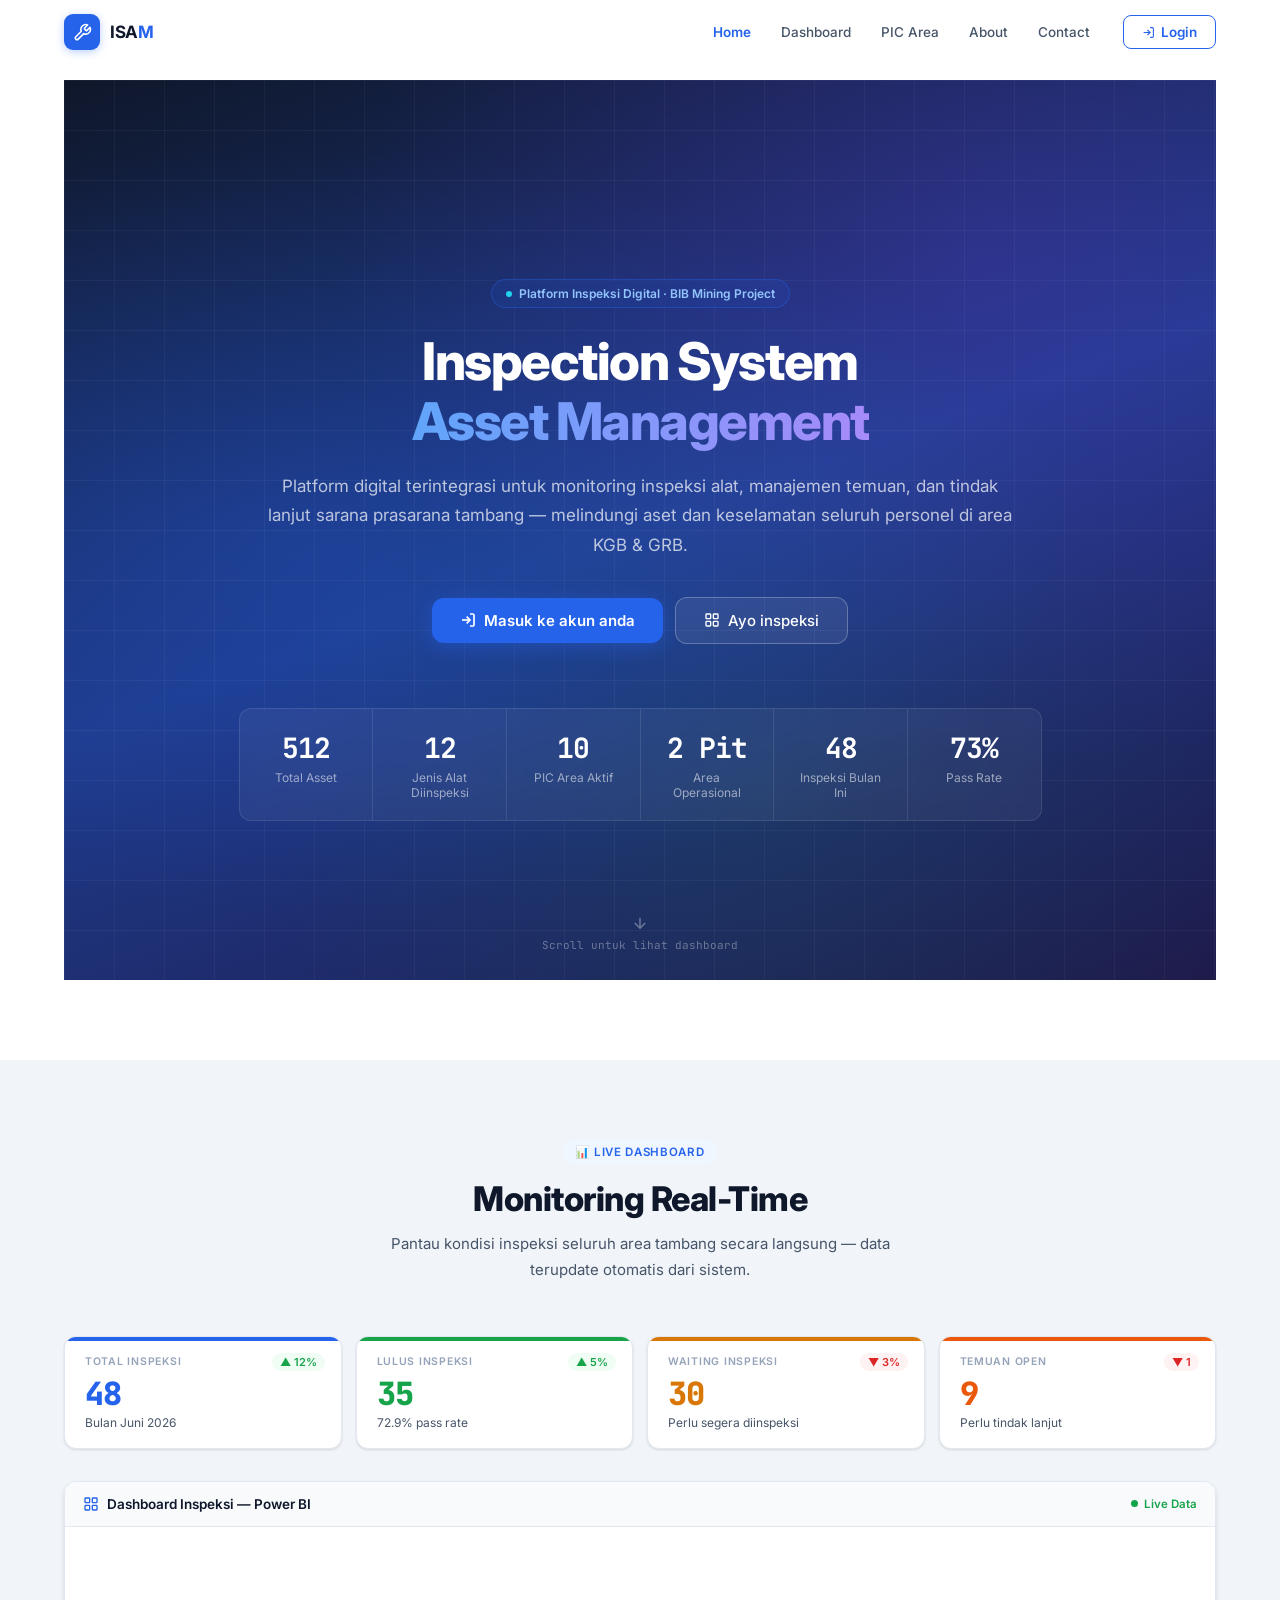
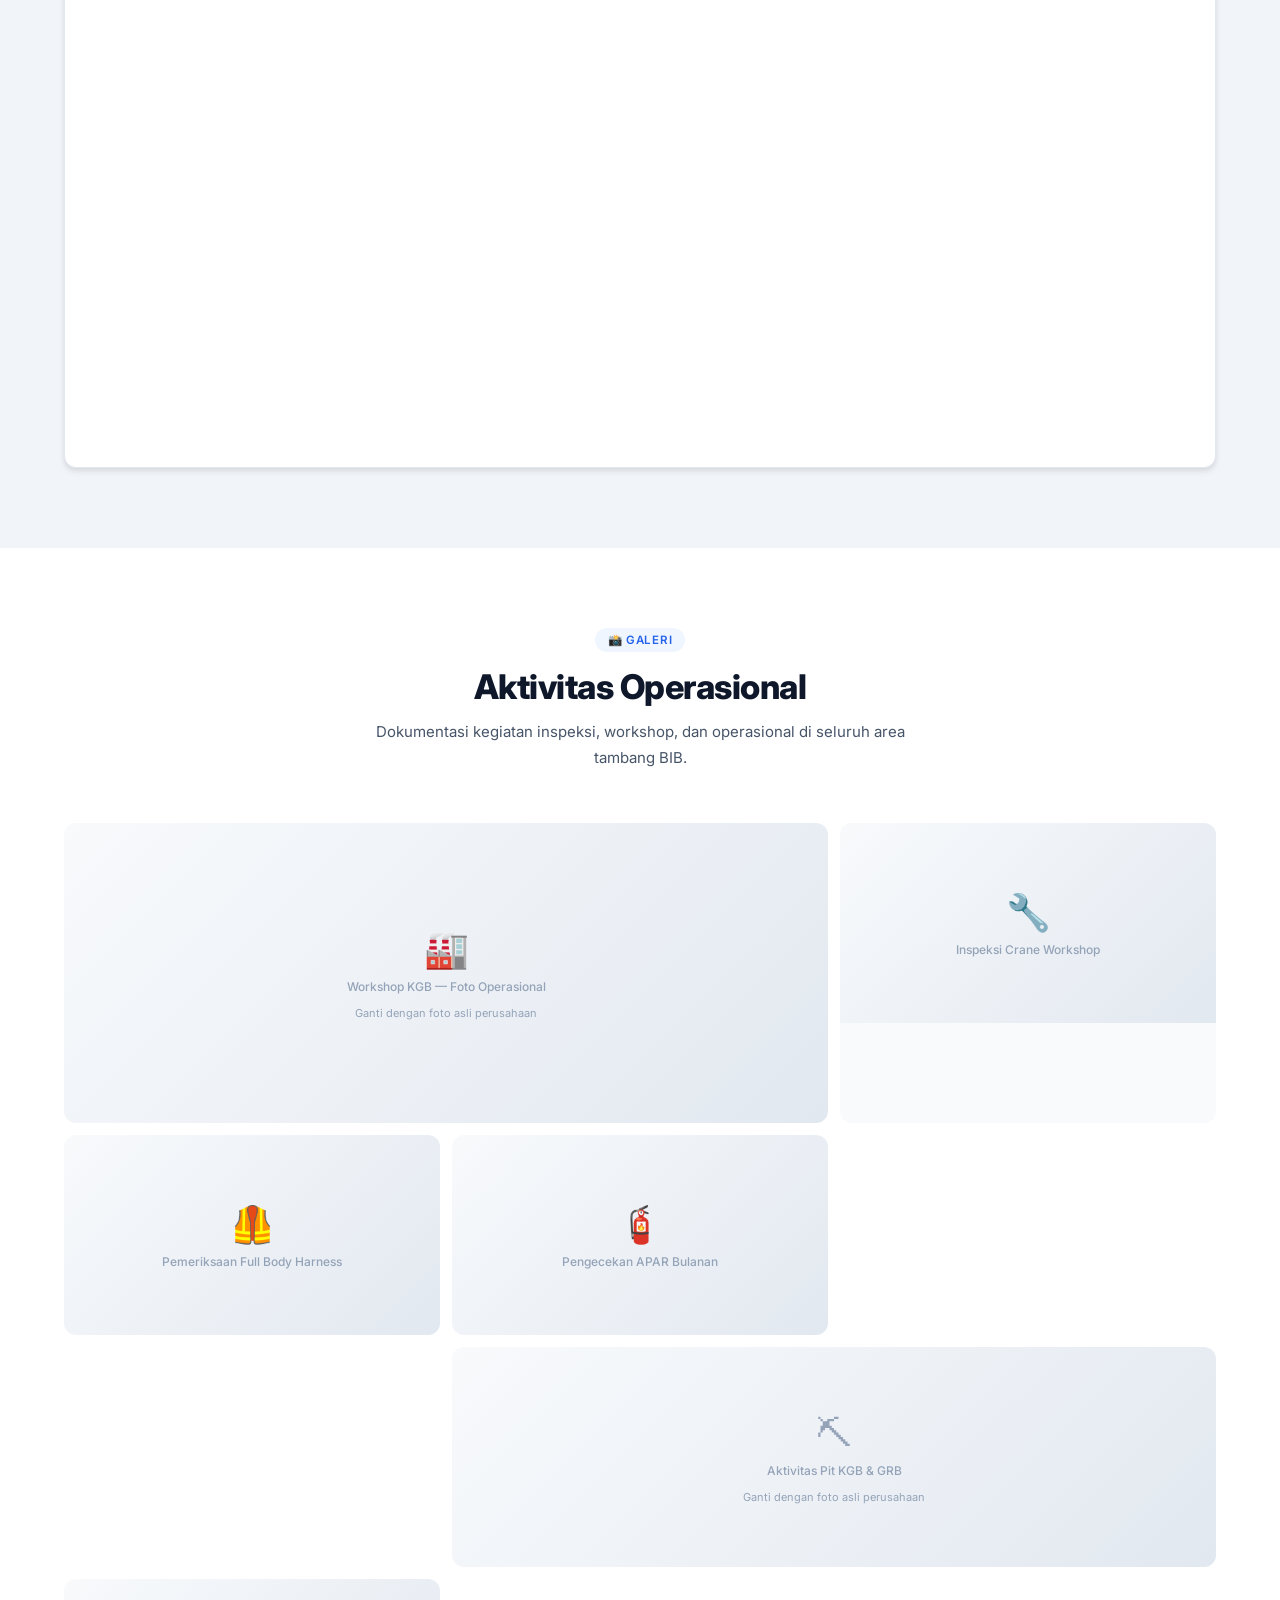
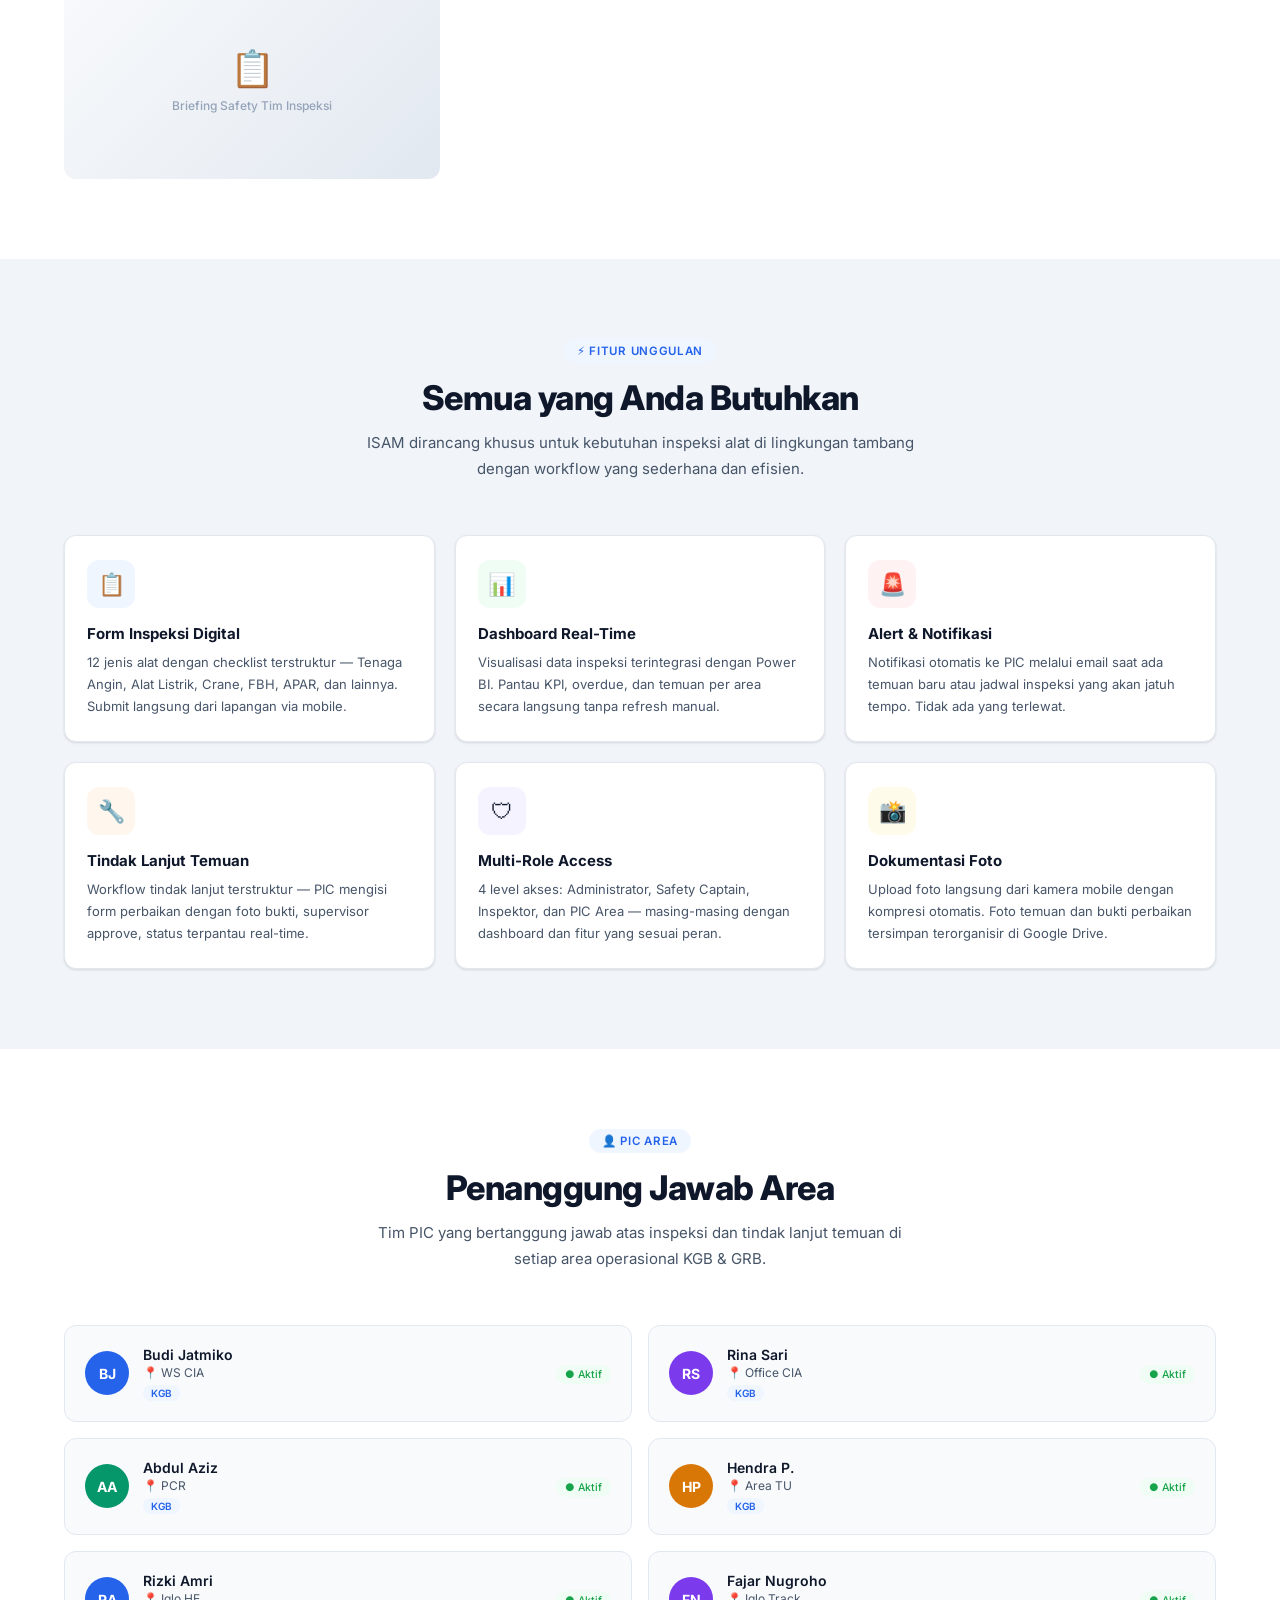
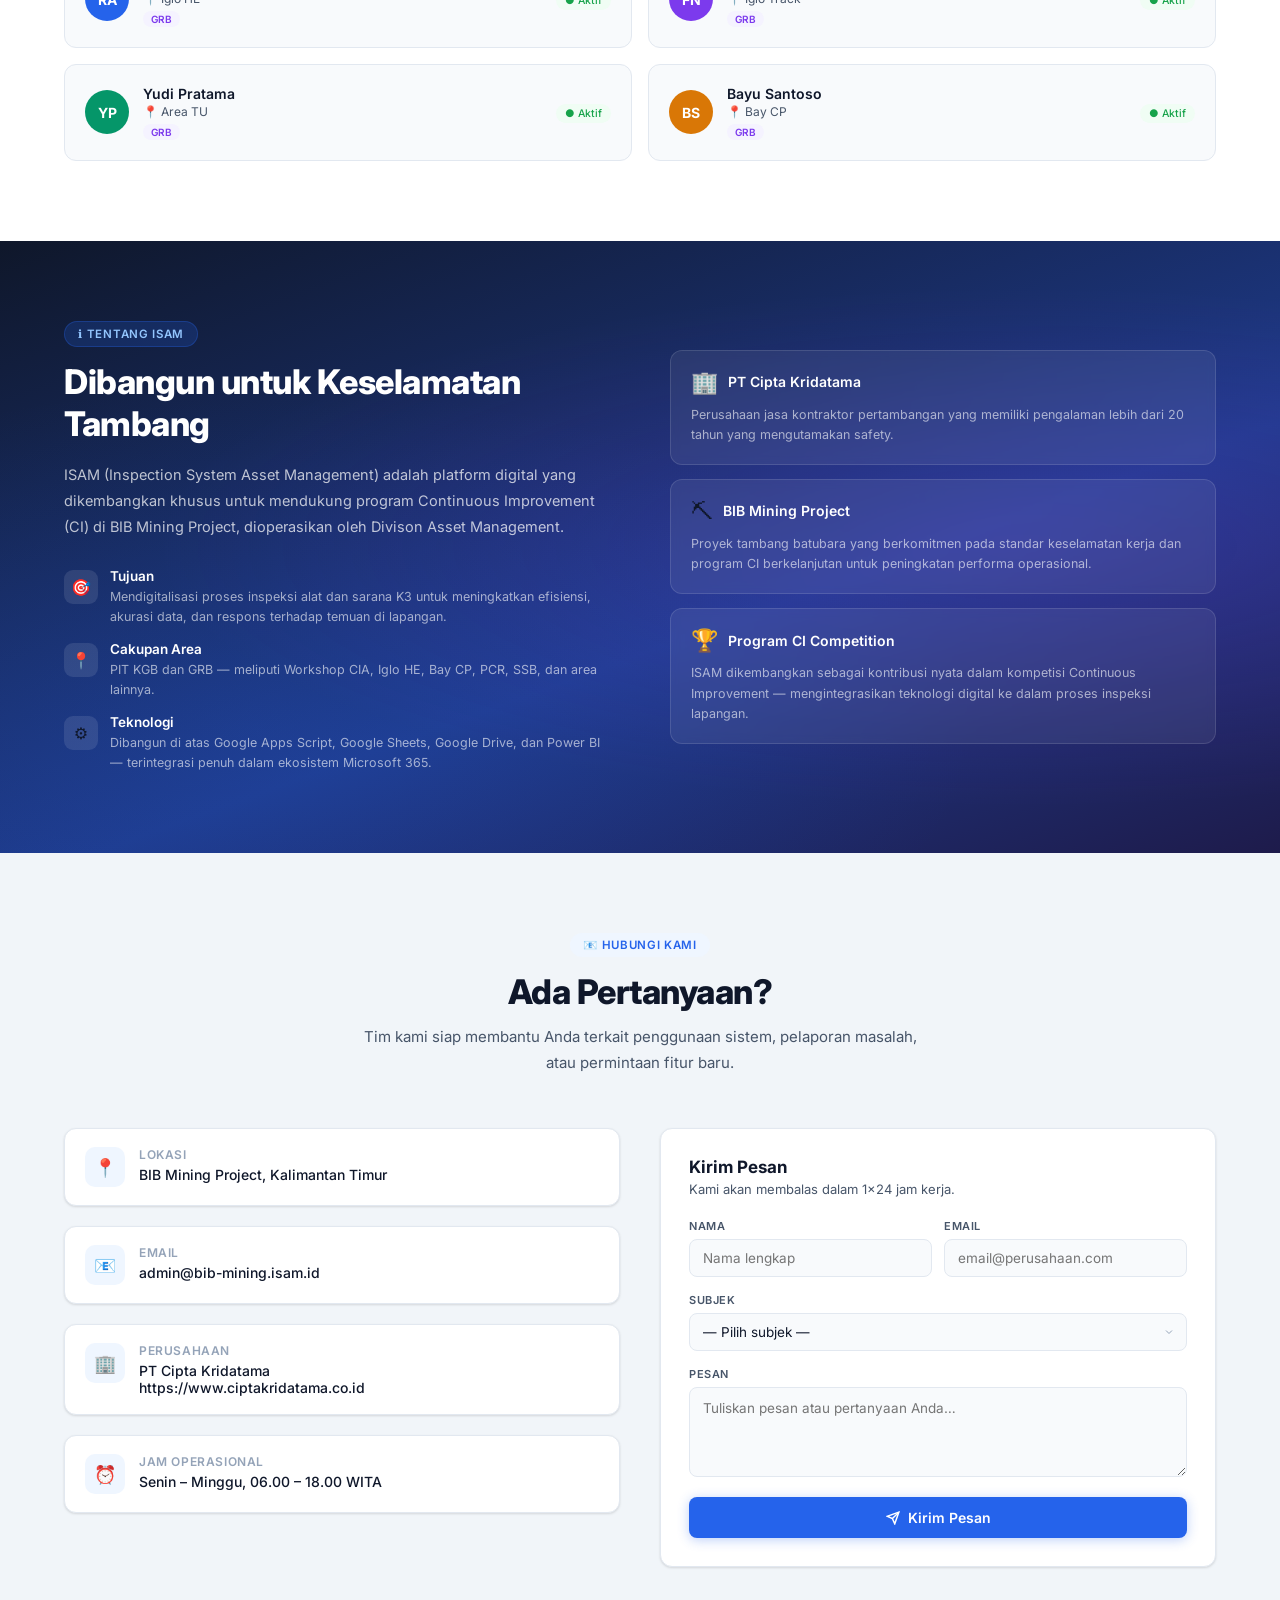
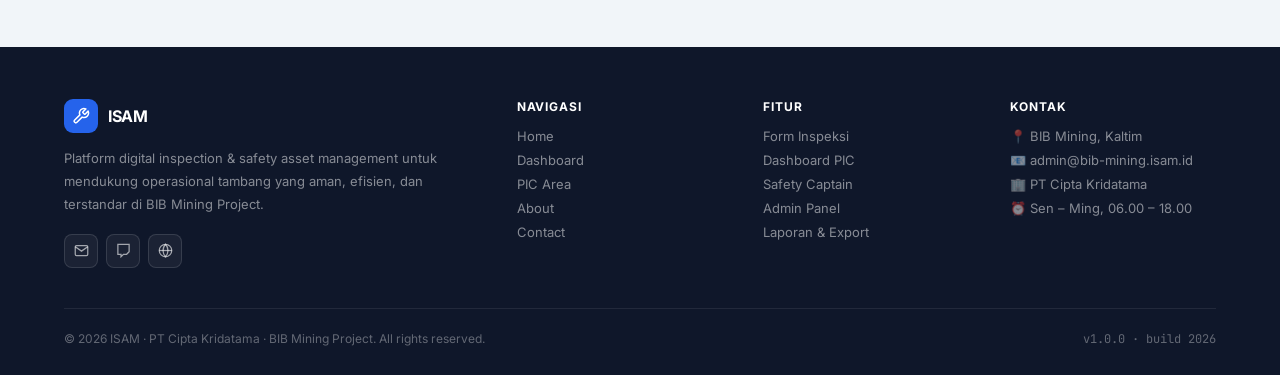
<file: safety.html>
<!DOCTYPE html>
<html lang="id">
<head>
  <meta charset="UTF-8" />
  <meta name="viewport" content="width=device-width, initial-scale=1.0" />
  <meta name="theme-color" content="#2563eb" />
  <title>ISAM — Safety Captain</title>
  <link href="https://fonts.googleapis.com/css2?family=Inter:wght@400;500;600;700&family=JetBrains+Mono:wght@400;500&display=swap" rel="stylesheet" />
  <link rel="stylesheet" href="style/safetystle.css" />
  <script src="Java/authenguard.js"></script>
</head>
<body>

<!-- ══════════════════════════════════════════════════════════
     SIDEBAR
     ══════════════════════════════════════════════════════════ -->
<aside class="sidebar">

  <div class="logo-wrap">
    <!-- Hamburger — hanya tampil di mobile -->
    <div class="mobile-hamburger" id="hamburger-btn" onclick="toggleDrawer()">
      <span></span><span></span><span></span>
    </div>

    <div class="logo-mark">
      <svg viewBox="0 0 24 24"><path d="M14.7 6.3a1 1 0 0 0 0 1.4l1.6 1.6a1 1 0 0 0 1.4 0l3.77-3.77a6 6 0 0 1-7.94 7.94l-6.91 6.91a2.12 2.12 0 0 1-3-3l6.91-6.91a6 6 0 0 1 7.94-7.94l-3.76 3.76z"/></svg>
    </div>
    <div>
      <div class="logo-title">Monitoring<span>Tools</span></div>
      <div class="logo-sub">v1.0 · Safety Captain</div>
    </div>
  </div>

  <nav class="nav">
    <div class="nav-group-label">Dashboard</div>
    <div class="nav-item active" onclick="goNav('captain',this)">
      <svg class="nav-icon" viewBox="0 0 24 24" fill="none" stroke="currentColor" stroke-width="1.8">
        <rect x="3" y="3" width="7" height="7" rx="1"/><rect x="14" y="3" width="7" height="7" rx="1"/>
        <rect x="3" y="14" width="7" height="7" rx="1"/><rect x="14" y="14" width="7" height="7" rx="1"/>
      </svg>
      Safety Captain
    </div>

    <div class="nav-group-label" style="margin-top:6px">PIC Area</div>
    <div class="nav-item" onclick="goNav('pic-area',this);renderPicDashboard()">
      <svg class="nav-icon" viewBox="0 0 24 24" fill="none" stroke="currentColor" stroke-width="1.8">
        <path d="M17 21v-2a4 4 0 0 0-4-4H5a4 4 0 0 0-4 4v2"/>
        <circle cx="9" cy="7" r="4"/>
        <path d="M23 21v-2a4 4 0 0 0-3-3.87"/><path d="M16 3.13a4 4 0 0 1 0 7.75"/>
      </svg>
      Dashboard PIC
      <span class="nav-pill np-blue">10</span>
    </div>
    <div class="nav-item" onclick="goNav('pic-performa',this);renderPerforma()">
      <svg class="nav-icon" viewBox="0 0 24 24" fill="none" stroke="currentColor" stroke-width="1.8">
        <line x1="18" y1="20" x2="18" y2="10"/><line x1="12" y1="20" x2="12" y2="4"/><line x1="6" y1="20" x2="6" y2="14"/>
      </svg>
      Performa PIC
    </div>

    <div class="nav-group-label" style="margin-top:6px">Monitoring</div>
    <div class="nav-item" onclick="showToast('Fitur Approval segera hadir ✅')">
      <svg class="nav-icon" viewBox="0 0 24 24" fill="none" stroke="currentColor" stroke-width="1.8">
        <polyline points="9 11 12 14 22 4"/>
        <path d="M21 12v7a2 2 0 0 1-2 2H5a2 2 0 0 1-2-2V5a2 2 0 0 1 2-2h11"/>
      </svg>
      Approval
      <span class="nav-pill np-yellow">5</span>
    </div>
    <div class="nav-item" onclick="showToast('Fitur Alert segera hadir 🚨')">
      <svg class="nav-icon" viewBox="0 0 24 24" fill="none" stroke="currentColor" stroke-width="1.8">
        <path d="M10.29 3.86L1.82 18a2 2 0 0 0 1.71 3h16.94a2 2 0 0 0 1.71-3L13.71 3.86a2 2 0 0 0-3.42 0z"/>
        <line x1="12" y1="9" x2="12" y2="13"/><line x1="12" y1="17" x2="12.01" y2="17"/>
      </svg>
      Alert
      <span class="nav-pill np-red">3</span>
    </div>
    <div class="nav-item" onclick="showToast('Fitur Laporan segera hadir 📄')">
      <svg class="nav-icon" viewBox="0 0 24 24" fill="none" stroke="currentColor" stroke-width="1.8">
        <path d="M14 2H6a2 2 0 0 0-2 2v16a2 2 0 0 0 2 2h12a2 2 0 0 0 2-2V8z"/>
        <polyline points="14 2 14 8 20 8"/>
      </svg>
      Laporan
    </div>
  </nav>

  <div class="sidebar-footer">
    <div class="user-card">
      <div class="user-top">
        <div class="user-ava" id="sidebar-ava">AS</div>
        <div>
          <div class="user-name" id="sidebar-nama">Ahmad Surya</div>
          <div class="user-role-badge">🛡 Safety Captain</div>
        </div>
      </div>
    </div>
    <button class="logout-btn" onclick="isamLogout()">
      <svg width="14" height="14" viewBox="0 0 24 24" fill="none" stroke="currentColor" stroke-width="2">
        <path d="M9 21H5a2 2 0 0 1-2-2V5a2 2 0 0 1 2-2h4"/>
        <polyline points="16 17 21 12 16 7"/>
        <line x1="21" y1="12" x2="9" y2="12"/>
      </svg>
      Logout
    </button>
  </div>

</aside><!-- /sidebar -->


<!-- ══ MOBILE QUICK NAV (horizontal pill scroll) ══ -->
<div class="mobile-quick-nav" id="mobile-quick-nav">
  <div class="mqn-item active" data-view="captain"      onclick="goNav('captain',null);setMqnActive(this)">📊 Dashboard</div>
  <div class="mqn-item"        data-view="pic-area"     onclick="goNav('pic-area',null);renderPicDashboard();setMqnActive(this)">👥 PIC Area</div>
  <div class="mqn-item"        data-view="pic-performa" onclick="goNav('pic-performa',null);renderPerforma();setMqnActive(this)">📈 Performa</div>
  <div class="mqn-item"        data-view="approval"     onclick="showToast('Fitur Approval segera hadir ✅')">✅ Approval <span style="background:var(--yellow);color:#fff;font-size:9px;padding:1px 5px;border-radius:8px;font-weight:700">5</span></div>
  <div class="mqn-item"        data-view="alert"        onclick="showToast('Fitur Alert segera hadir 🚨')">🚨 Alert <span style="background:var(--red);color:#fff;font-size:9px;padding:1px 5px;border-radius:8px;font-weight:700">3</span></div>
</div>


<!-- ══════════════════════════════════════════════════════════
     MAIN
     ══════════════════════════════════════════════════════════ -->
<div class="main">

  <!-- Topbar -->
  <header class="topbar">
    <div class="topbar-title" id="topbar-title">Dashboard Safety Captain</div>
    <span class="tb-mono" id="today-lbl"></span>
    <div class="sup-badge">
      <div class="sup-ava" id="topbar-ava">AS</div>
      <div>
        <div class="sup-name" id="topbar-nama">Ahmad Surya</div>
        <div class="sup-role">Safety Captain</div>
      </div>
    </div>
    <button class="tb-btn" onclick="showToast('Export laporan sedang disiapkan 📄')">
      <svg width="13" height="13" viewBox="0 0 24 24" fill="none" stroke="currentColor" stroke-width="2">
        <path d="M21 15v4a2 2 0 0 1-2 2H5a2 2 0 0 1-2-2v-4"/>
        <polyline points="7 10 12 15 17 10"/>
        <line x1="12" y1="15" x2="12" y2="3"/>
      </svg>
      Export
    </button>
    <button class="tb-btn primary" onclick="showToast('Buka form approval 📋')">
      <svg width="13" height="13" viewBox="0 0 24 24" fill="none" stroke="currentColor" stroke-width="2">
        <polyline points="9 11 12 14 22 4"/>
        <path d="M21 12v7a2 2 0 0 1-2 2H5a2 2 0 0 1-2-2V5a2 2 0 0 1 2-2h11"/>
      </svg>
      Approval
    </button>
    <button class="tb-btn danger" onclick="isamLogout()">
      <svg width="13" height="13" viewBox="0 0 24 24" fill="none" stroke="currentColor" stroke-width="2">
        <path d="M9 21H5a2 2 0 0 1-2-2V5a2 2 0 0 1 2-2h4"/>
        <polyline points="16 17 21 12 16 7"/>
        <line x1="21" y1="12" x2="9" y2="12"/>
      </svg>
      Logout
    </button>
  </header>

  <div class="views">

    <!-- ══ CAPTAIN DASHBOARD ══ -->
    <div class="view on" id="v-captain">
      <div class="dash-header">
        <div>
          <div class="dash-title" id="dash-greeting">Selamat datang 👋</div>
          <div class="dash-sub">Ringkasan kondisi inspeksi — KGB &amp; GRB · <span id="today-full"></span></div>
        </div>
        <div class="dash-tabs">
          <button class="dtab active" onclick="switchTab('harian',this)">Harian</button>
          <button class="dtab" onclick="switchTab('mingguan',this)">Mingguan</button>
          <button class="dtab" onclick="switchTab('bulanan',this)">Bulanan</button>
        </div>
      </div>

      <!-- KPI -->
      <div class="kpi-row">
        <div class="kpi">
          <div class="kpi-top-bar" style="background:var(--accent)"></div>
          <div class="kpi-lbl">Total Inspeksi</div>
          <div class="kpi-val" id="kv-total" style="color:var(--accent)">48</div>
          <div class="kpi-meta" id="km-total">Bulan ini</div>
          <span class="kpi-trend trend-up">▲ 12%</span>
        </div>
        <div class="kpi">
          <div class="kpi-top-bar" style="background:var(--green)"></div>
          <div class="kpi-lbl">Lulus</div>
          <div class="kpi-val" id="kv-lulus" style="color:var(--green)">35</div>
          <div class="kpi-meta" id="km-lulus">72.9% pass rate</div>
          <span class="kpi-trend trend-up">▲ 5%</span>
        </div>
        <div class="kpi">
          <div class="kpi-top-bar" style="background:var(--yellow)"></div>
          <div class="kpi-lbl">Waiting</div>
          <div class="kpi-val" id="kv-wait" style="color:var(--yellow)">30</div>
          <div class="kpi-meta" id="km-wait">Belum diinspeksi</div>
          <span class="kpi-trend trend-down">▼ 3%</span>
        </div>
        <div class="kpi">
          <div class="kpi-top-bar" style="background:var(--red)"></div>
          <div class="kpi-lbl">Overdue</div>
          <div class="kpi-val" id="kv-over" style="color:var(--red)">12</div>
          <div class="kpi-meta" id="km-over">Perlu tindakan</div>
          <span class="kpi-trend trend-down">▲ 2</span>
        </div>
        <div class="kpi">
          <div class="kpi-top-bar" style="background:var(--orange)"></div>
          <div class="kpi-lbl">Temuan Open</div>
          <div class="kpi-val" id="kv-temuan" style="color:var(--orange)">9</div>
          <div class="kpi-meta" id="km-temuan">Perlu tindak lanjut</div>
          <span class="kpi-trend trend-down">▼ 1</span>
        </div>
      </div>

      <!-- Row 1: Tabel + Alert -->
      <div class="row row-32">
        <div class="card">
          <div class="card-head">
            <span class="card-title">
              <svg viewBox="0 0 24 24" fill="none" stroke="currentColor" stroke-width="2"><path d="M14 2H6a2 2 0 0 0-2 2v16a2 2 0 0 0 2 2h12a2 2 0 0 0 2-2V8z"/><polyline points="14 2 14 8 20 8"/></svg>
              Inspeksi Terbaru
            </span>
            <span class="card-action" onclick="showToast('Membuka semua riwayat 📋')">Lihat semua →</span>
          </div>
          <table class="tbl">
            <thead><tr><th>No.</th><th>Lokasi</th><th>Jenis Alat</th><th>Inspektor</th><th>Status</th><th>Tanggal</th></tr></thead>
            <tbody>
              <tr><td class="em">INS-048</td><td>WS CIA · KGB</td><td>APAR</td><td>Budi J.</td><td><span class="badge b-green"><span class="bdot" style="background:var(--green)"></span>Lulus</span></td><td style="font-family:var(--mono);font-size:10.5px;color:var(--text3)">07/06/26</td></tr>
              <tr><td class="em">INS-047</td><td>Iglo HE · GRB</td><td>Crane WS</td><td>Rizki A.</td><td><span class="badge b-yellow"><span class="bdot" style="background:var(--yellow)"></span>Perhatian</span></td><td style="font-family:var(--mono);font-size:10.5px;color:var(--text3)">06/06/26</td></tr>
              <tr><td class="em">INS-046</td><td>Bay CP · KGB</td><td>Full Body Harness</td><td>Dedi K.</td><td><span class="badge b-red"><span class="bdot" style="background:var(--red)"></span>Gagal</span></td><td style="font-family:var(--mono);font-size:10.5px;color:var(--text3)">05/06/26</td></tr>
              <tr><td class="em">INS-045</td><td>PCR · KGB</td><td>Sling / Webbing</td><td>Abdul A.</td><td><span class="badge b-green"><span class="bdot" style="background:var(--green)"></span>Lulus</span></td><td style="font-family:var(--mono);font-size:10.5px;color:var(--text3)">04/06/26</td></tr>
              <tr><td class="em">INS-044</td><td>SSB · GRB</td><td>Tangga Portable</td><td>Ahmad R.</td><td><span class="badge b-blue"><span class="bdot" style="background:var(--accent)"></span>Draft</span></td><td style="font-family:var(--mono);font-size:10.5px;color:var(--text3)">03/06/26</td></tr>
              <tr><td class="em">INS-043</td><td>WS CIA · KGB</td><td>Alat Listrik</td><td>Budi J.</td><td><span class="badge b-green"><span class="bdot" style="background:var(--green)"></span>Lulus</span></td><td style="font-family:var(--mono);font-size:10.5px;color:var(--text3)">02/06/26</td></tr>
            </tbody>
          </table>
        </div>

        <div class="card">
          <div class="card-head">
            <span class="card-title">
              <svg viewBox="0 0 24 24" fill="none" stroke="var(--red)" stroke-width="2"><path d="M10.29 3.86L1.82 18a2 2 0 0 0 1.71 3h16.94a2 2 0 0 0 1.71-3L13.71 3.86a2 2 0 0 0-3.42 0z"/><line x1="12" y1="9" x2="12" y2="13"/><line x1="12" y1="17" x2="12.01" y2="17"/></svg>
              Alert &amp; Prioritas
            </span>
            <span class="badge b-red">3 Kritis</span>
          </div>
          <div class="alert-item critical">
            <div class="ai-icon" style="background:var(--red-lt)">🚨</div>
            <div class="ai-main"><div class="ai-title">CRN-001 — Crane WS overdue 22 hari</div><div class="ai-sub">Bay CP · KGB · PIC: Dedi Kurnia</div></div>
            <div class="ai-right"><div class="ai-time">22 hari</div><span class="badge b-red" style="margin-top:3px">Critical</span></div>
          </div>
          <div class="alert-item critical">
            <div class="ai-icon" style="background:var(--red-lt)">🚨</div>
            <div class="ai-main"><div class="ai-title">FBH-003 — FBH korektif belum selesai</div><div class="ai-sub">Bay CP · KGB · PIC: Dedi Kurnia</div></div>
            <div class="ai-right"><div class="ai-time">8 hari</div><span class="badge b-red" style="margin-top:3px">Critical</span></div>
          </div>
          <div class="alert-item high">
            <div class="ai-icon" style="background:var(--orange-lt)">⚠️</div>
            <div class="ai-main"><div class="ai-title">FBH-019 — Jadwal inspeksi terlewat</div><div class="ai-sub">Iglo HE · GRB · PIC: Rizki Amri</div></div>
            <div class="ai-right"><div class="ai-time">5 hari</div><span class="badge b-orange" style="margin-top:3px">High</span></div>
          </div>
          <div class="alert-item medium">
            <div class="ai-icon" style="background:var(--yellow-lt)">📋</div>
            <div class="ai-main"><div class="ai-title">APR-005 — APAR belum diinspeksi</div><div class="ai-sub">Iglo HE · GRB · PIC: Rizki Amri</div></div>
            <div class="ai-right"><div class="ai-time">3 hari</div><span class="badge b-yellow" style="margin-top:3px">Medium</span></div>
          </div>
        </div>
      </div>

      <!-- Row 2: Inspektor + Area + Distribusi -->
      <div class="row row-4">
        <div class="card">
          <div class="card-head">
            <span class="card-title">
              <svg viewBox="0 0 24 24" fill="none" stroke="currentColor" stroke-width="2"><path d="M17 21v-2a4 4 0 0 0-4-4H5a4 4 0 0 0-4 4v2"/><circle cx="9" cy="7" r="4"/></svg>
              Performa Inspektor
            </span>
          </div>
          <div id="inspector-list"></div>
        </div>
        <div class="card">
          <div class="card-head">
            <span class="card-title">
              <svg viewBox="0 0 24 24" fill="none" stroke="currentColor" stroke-width="2"><circle cx="12" cy="12" r="10"/><polyline points="12 6 12 12 16 14"/></svg>
              Progress Per Area
            </span>
          </div>
          <div id="area-progress"></div>
        </div>
        <div class="card">
          <div class="card-head">
            <span class="card-title">
              <svg viewBox="0 0 24 24" fill="none" stroke="currentColor" stroke-width="2"><line x1="18" y1="20" x2="18" y2="10"/><line x1="12" y1="20" x2="12" y2="4"/><line x1="6" y1="20" x2="6" y2="14"/></svg>
              Distribusi Status
            </span>
          </div>
          <div class="stat-row" style="margin-bottom:14px">
            <div class="stat-mini"><div class="sm-val" style="color:var(--green)">35</div><div class="sm-lbl">Lulus</div></div>
            <div class="stat-mini"><div class="sm-val" style="color:var(--yellow)">9</div><div class="sm-lbl">Perhatian</div></div>
            <div class="stat-mini"><div class="sm-val" style="color:var(--red)">4</div><div class="sm-lbl">Gagal</div></div>
          </div>
          <div>
            <div class="bchart-row"><div class="bchart-lbl">Lulus</div><div class="bchart-track"><div class="bchart-fill" style="width:73%;background:var(--green)"></div></div><div class="bchart-num">35</div></div>
            <div class="bchart-row"><div class="bchart-lbl">Perhatian</div><div class="bchart-track"><div class="bchart-fill" style="width:19%;background:var(--yellow)"></div></div><div class="bchart-num">9</div></div>
            <div class="bchart-row"><div class="bchart-lbl">Gagal</div><div class="bchart-track"><div class="bchart-fill" style="width:8%;background:var(--red)"></div></div><div class="bchart-num">4</div></div>
            <div class="bchart-row"><div class="bchart-lbl">Draft</div><div class="bchart-track"><div class="bchart-fill" style="width:4%;background:var(--accent)"></div></div><div class="bchart-num">2</div></div>
          </div>
        </div>
      </div>

      <!-- Row 3: Approval + Feed -->
      <div class="row row-2">
        <div class="card">
          <div class="card-head">
            <span class="card-title">
              <svg viewBox="0 0 24 24" fill="none" stroke="currentColor" stroke-width="2"><polyline points="9 11 12 14 22 4"/><path d="M21 12v7a2 2 0 0 1-2 2H5a2 2 0 0 1-2-2V5a2 2 0 0 1 2-2h11"/></svg>
              Menunggu Approval
            </span>
            <span class="badge b-yellow">5 Pending</span>
          </div>
          <div id="approval-list"></div>
        </div>
        <div class="card">
          <div class="card-head">
            <span class="card-title">
              <svg viewBox="0 0 24 24" fill="none" stroke="currentColor" stroke-width="2"><polyline points="22 12 18 12 15 21 9 3 6 12 2 12"/></svg>
              Aktivitas Terkini
            </span>
            <span class="card-action" onclick="showToast('Log lengkap dibuka 📋')">Semua log →</span>
          </div>
          <div id="activity-feed"></div>
        </div>
      </div>
    </div><!-- /v-captain -->


    <!-- ══ PIC AREA DASHBOARD ══ -->
    <div class="view" id="v-pic-area">
      <div class="filter-row">
        <div>
          <div class="page-title">Dashboard PIC Area</div>
          <div class="page-sub">Penanggung jawab inspeksi — Sarana Prasarana Tambang &amp; Workshop</div>
        </div>
        <div class="filter-pills">
          <button class="pill active" onclick="filterArea('all',this)">Semua</button>
          <button class="pill" onclick="filterArea('KGB',this)">KGB</button>
          <button class="pill" onclick="filterArea('GRB',this)">GRB</button>
        </div>
      </div>
      <div class="kpi-grid">
        <div class="kpi"><div class="kpi-accent" style="background:var(--accent)"></div><div class="kpi-label">Total PIC</div><div class="kpi-num" id="kpi-total" style="color:var(--accent)">0</div><div class="kpi-desc" id="kpi-total-sub">-</div></div>
        <div class="kpi"><div class="kpi-accent" style="background:var(--green)"></div><div class="kpi-label">Inspeksi Selesai</div><div class="kpi-num" id="kpi-done" style="color:var(--green)">0</div><div class="kpi-desc">Bulan ini</div></div>
        <div class="kpi"><div class="kpi-accent" style="background:var(--yellow)"></div><div class="kpi-label">Waiting</div><div class="kpi-num" id="kpi-wait" style="color:var(--yellow)">0</div><div class="kpi-desc">Belum inspeksi</div></div>
        <div class="kpi"><div class="kpi-accent" style="background:var(--red)"></div><div class="kpi-label">Overdue</div><div class="kpi-num" id="kpi-over" style="color:var(--red)">0</div><div class="kpi-desc">Perlu tindakan</div></div>
      </div>
      <div class="sec-lbl">Daftar PIC</div>
      <div class="pic-grid-wrap" id="pic-grid"></div>
      <div id="detail-wrap"></div>
      <div class="charts-row">
        <div class="chart-card">
          <div class="chart-title">
            <svg viewBox="0 0 24 24" fill="none" stroke="currentColor" stroke-width="2"><line x1="18" y1="20" x2="18" y2="10"/><line x1="12" y1="20" x2="12" y2="4"/><line x1="6" y1="20" x2="6" y2="14"/></svg>
            Inspeksi Selesai per PIC
          </div>
          <div id="bar-done"></div>
        </div>
        <div class="chart-card">
          <div class="chart-title">
            <svg viewBox="0 0 24 24" fill="none" stroke="currentColor" stroke-width="2"><path d="M10.29 3.86L1.82 18a2 2 0 0 0 1.71 3h16.94a2 2 0 0 0 1.71-3L13.71 3.86a2 2 0 0 0-3.42 0z"/><line x1="12" y1="9" x2="12" y2="13"/><line x1="12" y1="17" x2="12.01" y2="17"/></svg>
            Temuan Terbuka per PIC
          </div>
          <div id="bar-finding"></div>
        </div>
      </div>
    </div><!-- /v-pic-area -->


    <!-- ══ PERFORMA PIC ══ -->
    <div class="view" id="v-pic-performa">
      <div style="display:flex;align-items:center;justify-content:space-between;margin-bottom:20px;flex-wrap:wrap;gap:10px">
        <div>
          <div class="page-title">Performa PIC Area</div>
          <div class="page-sub">Ranking &amp; detail kinerja — diurutkan berdasarkan % selesai</div>
        </div>
        <button class="tb-btn" onclick="showToast('Export performa PIC 📄')">
          <svg width="13" height="13" viewBox="0 0 24 24" fill="none" stroke="currentColor" stroke-width="2">
            <path d="M21 15v4a2 2 0 0 1-2 2H5a2 2 0 0 1-2-2v-4"/>
            <polyline points="7 10 12 15 17 10"/>
            <line x1="12" y1="15" x2="12" y2="3"/>
          </svg>
          Export
        </button>
      </div>
      <div class="card">
        <table class="tbl">
          <thead>
            <tr>
              <th style="text-align:center">#</th><th>Nama PIC</th><th>Pit</th>
              <th>✓ Selesai</th><th>⏳ Waiting</th><th>⚠ Overdue</th>
              <th>🔍 Temuan</th><th>Progress</th><th>Status</th><th></th>
            </tr>
          </thead>
          <tbody id="performa-body"></tbody>
        </table>
      </div>
    </div><!-- /v-pic-performa -->

  </div><!-- /views -->
</div><!-- /main -->


<!-- ══ BOTTOM NAV BAR (mobile fixed) ══ -->
<div class="bottom-nav" id="bottom-nav">
  <div class="bn-item active" id="bn-captain" onclick="goNav('captain',null);setBnActive('bn-captain')">
    <div class="bn-icon"><svg viewBox="0 0 24 24" fill="none" stroke="currentColor" stroke-width="1.8"><rect x="3" y="3" width="7" height="7" rx="1"/><rect x="14" y="3" width="7" height="7" rx="1"/><rect x="3" y="14" width="7" height="7" rx="1"/><rect x="14" y="14" width="7" height="7" rx="1"/></svg></div>
    <div class="bn-lbl">Dashboard</div>
  </div>
  <div class="bn-item" id="bn-pic-area" onclick="goNav('pic-area',null);renderPicDashboard();setBnActive('bn-pic-area')">
    <div class="bn-icon"><svg viewBox="0 0 24 24" fill="none" stroke="currentColor" stroke-width="1.8"><path d="M17 21v-2a4 4 0 0 0-4-4H5a4 4 0 0 0-4 4v2"/><circle cx="9" cy="7" r="4"/></svg></div>
    <div class="bn-lbl">PIC Area</div>
    <div class="bn-badge">10</div>
  </div>
  <div class="bn-item" id="bn-pic-performa" onclick="goNav('pic-performa',null);renderPerforma();setBnActive('bn-pic-performa')"
       style="background:var(--accent);border-radius:50%;width:50px;height:50px;margin-top:-10px;flex:none;box-shadow:0 4px 14px rgba(37,99,235,.4)">
    <div class="bn-icon" style="color:#fff"><svg viewBox="0 0 24 24" fill="none" stroke="currentColor" stroke-width="2"><line x1="18" y1="20" x2="18" y2="10"/><line x1="12" y1="20" x2="12" y2="4"/><line x1="6" y1="20" x2="6" y2="14"/></svg></div>
    <div class="bn-lbl" style="color:#fff;font-size:8.5px">Performa</div>
  </div>
  <div class="bn-item" id="bn-approval" onclick="showToast('Fitur Approval segera hadir ✅')">
    <div class="bn-icon"><svg viewBox="0 0 24 24" fill="none" stroke="currentColor" stroke-width="1.8"><polyline points="9 11 12 14 22 4"/><path d="M21 12v7a2 2 0 0 1-2 2H5a2 2 0 0 1-2-2V5a2 2 0 0 1 2-2h11"/></svg></div>
    <div class="bn-lbl">Approval</div>
    <div class="bn-badge">5</div>
  </div>
  <div class="bn-item" id="bn-alert" onclick="showToast('Fitur Alert segera hadir 🚨')">
    <div class="bn-icon"><svg viewBox="0 0 24 24" fill="none" stroke="currentColor" stroke-width="1.8"><path d="M10.29 3.86L1.82 18a2 2 0 0 0 1.71 3h16.94a2 2 0 0 0 1.71-3L13.71 3.86a2 2 0 0 0-3.42 0z"/><line x1="12" y1="9" x2="12" y2="13"/><line x1="12" y1="17" x2="12.01" y2="17"/></svg></div>
    <div class="bn-lbl">Alert</div>
    <div class="bn-badge" style="background:var(--red)">3</div>
  </div>
</div>

<!-- Toast -->
<div class="toast" id="toast-el"><span id="toast-txt"></span></div>

<script src="Java/safety.js"></script>
</body>
</html>
</file>
<file: style/indexstyl.css>
/* ============================================================
   ISAM Landing Page — style.css
   Versi : 1.0
   ============================================================ */

*,*::before,*::after{box-sizing:border-box;margin:0;padding:0;}

:root{
  --bg:        #f1f5f9;
  --bg2:       #ffffff;
  --bg3:       #f8fafc;
  --line:      #e2e8f0;
  --line2:     #cbd5e1;
  --text:      #0f172a;
  --text2:     #475569;
  --text3:     #94a3b8;
  --accent:    #2563eb;
  --accent-d:  #1d4ed8;
  --accent-lt: #eff6ff;
  --green:     #16a34a;
  --green-lt:  #f0fdf4;
  --yellow:    #d97706;
  --yellow-lt: #fffbeb;
  --red:       #dc2626;
  --red-lt:    #fef2f2;
  --orange:    #ea580c;
  --purple:    #7c3aed;
  --shadow:    0 1px 3px rgba(0,0,0,.08),0 1px 2px rgba(0,0,0,.05);
  --shadow-md: 0 4px 6px rgba(0,0,0,.07),0 2px 4px rgba(0,0,0,.05);
  --shadow-lg: 0 20px 50px rgba(0,0,0,.1);
  --mono:      'JetBrains Mono',monospace;
  --sans:      'Inter',system-ui,sans-serif;
  --r:  8px;
  --rl: 12px;
}

html{scroll-behavior:smooth;}
body{font-family:var(--sans);background:var(--bg2);color:var(--text);overflow-x:hidden;}
::-webkit-scrollbar{width:6px;}
::-webkit-scrollbar-track{background:var(--bg3);}
::-webkit-scrollbar-thumb{background:var(--line2);border-radius:3px;}


/* ============================================================
   NAVBAR
   ============================================================ */
.navbar{
  position:fixed;top:0;left:0;right:0;z-index:1000;
  height:64px;
  display:flex;align-items:center;
  padding:0 5%;
  gap:0;
  transition:all .3s ease;
}

.navbar.scrolled{
  background:rgba(255,255,255,.92);
  backdrop-filter:blur(12px);
  border-bottom:1px solid var(--line);
  box-shadow:var(--shadow);
}

/* Logo */
.nav-logo{
  display:flex;align-items:center;gap:10px;
  text-decoration:none;
  margin-right:auto;
}

.nav-logo-mark{
  width:36px;height:36px;
  background:var(--accent);
  border-radius:9px;
  display:flex;align-items:center;justify-content:center;
  box-shadow:0 2px 8px rgba(37,99,235,.3);
  flex-shrink:0;
}

.nav-logo-mark svg{
  width:19px;height:19px;
  fill:none;stroke:#fff;
  stroke-width:2;stroke-linecap:round;stroke-linejoin:round;
}

.nav-logo-title{font-size:17px;font-weight:700;letter-spacing:-.3px;color:var(--text);}
.nav-logo-title span{color:var(--accent);}

/* Nav links */
.nav-links{
  display:flex;align-items:center;gap:4px;
  margin-right:20px;
}

.nav-link{
  font-size:13.5px;font-weight:500;
  color:var(--text2);
  padding:7px 13px;
  border-radius:var(--r);
  text-decoration:none;
  transition:all .13s;
  cursor:pointer;
}

.nav-link:hover{background:var(--bg3);color:var(--accent);}
.nav-link.active{color:var(--accent);font-weight:600;}

/* Nav CTA */
.nav-cta{
  display:flex;align-items:center;gap:8px;
}

.btn-nav-login{
  display:inline-flex;align-items:center;gap:6px;
  padding:8px 18px;
  border-radius:var(--r);
  border:1.5px solid var(--accent);
  background:transparent;
  color:var(--accent);
  font-family:var(--sans);font-size:13.5px;font-weight:600;
  cursor:pointer;transition:all .15s;text-decoration:none;
}
.btn-nav-login:hover{background:var(--accent-lt);}

.btn-nav-primary{
  display:inline-flex;align-items:center;gap:6px;
  padding:8px 18px;
  border-radius:var(--r);
  border:none;
  background:var(--accent);
  color:#fff;
  font-family:var(--sans);font-size:13.5px;font-weight:600;
  cursor:pointer;transition:all .15s;
  box-shadow:0 2px 10px rgba(37,99,235,.3);
  text-decoration:none;
}
.btn-nav-primary:hover{background:var(--accent-d);}

/* Profile badge (after login) */
.profile-badge{
  display:none;
  align-items:center;gap:8px;
  padding:5px 12px 5px 5px;
  border-radius:20px;
  border:1.5px solid var(--line);
  background:var(--bg2);
  cursor:pointer;
  transition:all .13s;
}
.profile-badge:hover{border-color:var(--accent);background:var(--accent-lt);}
.profile-ava{
  width:30px;height:30px;border-radius:50%;
  background:linear-gradient(135deg,var(--accent),var(--purple));
  display:flex;align-items:center;justify-content:center;
  font-size:11px;font-weight:700;color:#fff;
}
.profile-name{font-size:12.5px;font-weight:600;color:var(--text);}
.profile-role{font-size:10.5px;color:var(--text3);}

/* Hamburger */
.hamburger{
  display:none;
  flex-direction:column;gap:5px;
  cursor:pointer;padding:8px;
  border-radius:var(--r);
  border:1px solid var(--line2);
  background:var(--bg2);
}
.hamburger span{
  display:block;width:18px;height:2px;
  background:var(--text);border-radius:2px;
  transition:all .25s;
}

/* Mobile menu */
.mobile-menu{
  display:none;
  position:fixed;
  top:64px;left:0;right:0;
  background:var(--bg2);
  border-bottom:1px solid var(--line);
  padding:16px 5%;
  box-shadow:var(--shadow-md);
  z-index:999;
  flex-direction:column;gap:4px;
}
.mobile-menu.open{display:flex;}
.mobile-link{
  padding:10px 14px;border-radius:var(--r);
  font-size:14px;font-weight:500;color:var(--text2);
  cursor:pointer;text-decoration:none;transition:all .13s;
}
.mobile-link:hover{background:var(--bg3);color:var(--accent);}


/* ============================================================
   HERO SECTION
   ============================================================ */
.hero{
  min-height:100vh;
  display:flex;flex-direction:column;
  align-items:center;justify-content:center;
  padding:100px 5% 60px;
  position:relative;
  overflow:hidden;
  background:linear-gradient(160deg,#0f172a 0%,#1e3a8a 50%,#1e1b4b 100%);
}

/* Animated background */
.hero-bg{
  position:absolute;inset:0;z-index:0;
  background:
    radial-gradient(ellipse at 20% 50%,rgba(37,99,235,.25) 0%,transparent 60%),
    radial-gradient(ellipse at 80% 20%,rgba(124,58,237,.2) 0%,transparent 50%),
    radial-gradient(ellipse at 60% 80%,rgba(22,163,74,.1) 0%,transparent 50%);
}

.hero-grid{
  position:absolute;inset:0;z-index:0;
  background-image:
    linear-gradient(rgba(255,255,255,.04) 1px,transparent 1px),
    linear-gradient(90deg,rgba(255,255,255,.04) 1px,transparent 1px);
  background-size:50px 50px;
}

.hero-content{
  position:relative;z-index:1;
  text-align:center;
  max-width:760px;
}

.hero-badge{
  display:inline-flex;align-items:center;gap:7px;
  padding:6px 14px;
  border-radius:20px;
  border:1px solid rgba(37,99,235,.4);
  background:rgba(37,99,235,.12);
  backdrop-filter:blur(4px);
  font-size:12px;font-weight:600;
  color:#93c5fd;
  margin-bottom:24px;
  animation:fadeUp .6s ease both;
}

.hero-badge-dot{
  width:6px;height:6px;border-radius:50%;
  background:#22d3ee;
  animation:pulse 2s infinite;
}

@keyframes pulse{0%,100%{opacity:1;transform:scale(1)}50%{opacity:.6;transform:scale(1.3)}}

.hero-title{
  font-size:52px;font-weight:800;
  color:#fff;
  line-height:1.15;
  letter-spacing:-1.5px;
  margin-bottom:20px;
  animation:fadeUp .7s .1s ease both;
}

.hero-title span{
  background:linear-gradient(90deg,#60a5fa,#a78bfa);
  -webkit-background-clip:text;
  -webkit-text-fill-color:transparent;
  background-clip:text;
}

.hero-desc{
  font-size:17px;color:rgba(255,255,255,.7);
  line-height:1.75;margin-bottom:36px;
  animation:fadeUp .7s .2s ease both;
}

.hero-cta{
  display:flex;align-items:center;justify-content:center;
  gap:12px;flex-wrap:wrap;
  animation:fadeUp .7s .3s ease both;
}

.btn-hero-primary{
  display:inline-flex;align-items:center;gap:8px;
  padding:13px 28px;
  border-radius:var(--rl);
  border:none;
  background:var(--accent);
  color:#fff;
  font-family:var(--sans);font-size:15px;font-weight:600;
  cursor:pointer;transition:all .2s;
  box-shadow:0 4px 20px rgba(37,99,235,.4);
  text-decoration:none;
}
.btn-hero-primary:hover{background:var(--accent-d);transform:translateY(-1px);box-shadow:0 6px 24px rgba(37,99,235,.5);}

.btn-hero-secondary{
  display:inline-flex;align-items:center;gap:8px;
  padding:13px 28px;
  border-radius:var(--rl);
  border:1.5px solid rgba(255,255,255,.25);
  background:rgba(255,255,255,.07);
  backdrop-filter:blur(4px);
  color:#fff;
  font-family:var(--sans);font-size:15px;font-weight:500;
  cursor:pointer;transition:all .2s;
  text-decoration:none;
}
.btn-hero-secondary:hover{background:rgba(255,255,255,.14);border-color:rgba(255,255,255,.4);}

/* Hero stats */
.hero-stats{
  position:relative;z-index:1;
  display:flex;gap:0;
  margin-top:64px;
  border-radius:var(--rl);
  border:1px solid rgba(255,255,255,.1);
  background:rgba(255,255,255,.05);
  backdrop-filter:blur(8px);
  overflow:hidden;
  animation:fadeUp .7s .4s ease both;
}

.hero-stat{
  flex:1;padding:20px 24px;
  text-align:center;
  border-right:1px solid rgba(255,255,255,.1);
}
.hero-stat:last-child{border-right:none;}

.hs-val{font-size:28px;font-weight:700;color:#fff;font-family:var(--mono);letter-spacing:-1px;}
.hs-lbl{font-size:12px;color:rgba(255,255,255,.55);margin-top:4px;}

@keyframes fadeUp{
  from{opacity:0;transform:translateY(20px)}
  to{opacity:1;transform:translateY(0)}
}

/* Scroll indicator */
.scroll-hint{
  position:absolute;bottom:28px;left:50%;transform:translateX(-50%);
  display:flex;flex-direction:column;align-items:center;gap:6px;
  color:rgba(255,255,255,.35);font-size:11px;font-family:var(--mono);
  animation:bounce 2s infinite;z-index:1;cursor:pointer;
}
.scroll-hint svg{width:18px;height:18px;}
@keyframes bounce{0%,100%{transform:translateX(-50%) translateY(0)}50%{transform:translateX(-50%) translateY(6px)}}


/* ============================================================
   SECTION COMMONS
   ============================================================ */
section{padding:80px 5%;}

.section-header{text-align:center;margin-bottom:52px;}
.section-badge{
  display:inline-flex;align-items:center;gap:6px;
  padding:5px 13px;border-radius:20px;
  background:var(--accent-lt);color:var(--accent);
  font-size:11.5px;font-weight:600;
  text-transform:uppercase;letter-spacing:.06em;
  margin-bottom:14px;
}
.section-title{font-size:34px;font-weight:800;color:var(--text);letter-spacing:-.5px;margin-bottom:12px;}
.section-desc{font-size:15px;color:var(--text2);line-height:1.75;max-width:560px;margin:0 auto;}


/* ============================================================
   KPI / POWERBI SECTION
   ============================================================ */
.kpi-section{background:var(--bg);}

/* KPI quick cards */
.kpi-quick{
  display:grid;
  grid-template-columns:repeat(4,1fr);
  gap:14px;
  margin-bottom:32px;
}

.kq-card{
  background:var(--bg2);
  border:1px solid var(--line);
  border-radius:var(--rl);
  padding:18px 20px;
  position:relative;overflow:hidden;
  box-shadow:var(--shadow);
  transition:box-shadow .2s,transform .2s;
}
.kq-card:hover{box-shadow:var(--shadow-md);transform:translateY(-2px);}

.kq-accent{
  position:absolute;top:0;left:0;right:0;
  height:4px;border-radius:4px 4px 0 0;
}
.kq-label{font-size:10.5px;font-weight:600;color:var(--text3);text-transform:uppercase;letter-spacing:.07em;margin-bottom:10px;}
.kq-val{font-size:32px;font-weight:800;font-family:var(--mono);letter-spacing:-1px;line-height:1;margin-bottom:5px;}
.kq-desc{font-size:12px;color:var(--text2);}
.kq-trend{
  position:absolute;top:16px;right:16px;
  font-size:11px;font-weight:600;padding:2px 8px;border-radius:20px;
}
.kq-up{background:var(--green-lt);color:var(--green);}
.kq-down{background:var(--red-lt);color:var(--red);}

/* Power BI embed */
.pbi-wrap{
  background:var(--bg2);
  border:1px solid var(--line);
  border-radius:var(--rl);
  overflow:hidden;
  box-shadow:var(--shadow-md);
}

.pbi-header{
  display:flex;align-items:center;justify-content:space-between;
  padding:14px 18px;
  border-bottom:1px solid var(--line);
  background:var(--bg3);
}

.pbi-title{
  display:flex;align-items:center;gap:8px;
  font-size:13.5px;font-weight:600;color:var(--text);
}

.pbi-title svg{width:16px;height:16px;color:var(--accent);}

.pbi-live{
  display:flex;align-items:center;gap:6px;
  font-size:11.5px;color:var(--green);font-weight:600;
}
.pbi-live-dot{
  width:7px;height:7px;border-radius:50%;
  background:var(--green);
  animation:pulse 2s infinite;
}

.pbi-frame{
  width:100%;height:540px;border:none;display:block;
}


/* ============================================================
   FOTO GALLERY SECTION
   ============================================================ */
.gallery-section{background:var(--bg2);}

.gallery-grid{
  display:grid;
  grid-template-columns:repeat(3,1fr);
  grid-template-rows:auto;
  gap:12px;
}

.gallery-item{
  border-radius:var(--rl);
  overflow:hidden;
  position:relative;
  cursor:pointer;
  background:var(--bg3);
}

.gallery-item:first-child{
  grid-column:1/3;
  grid-row:1/2;
}

.gallery-item:nth-child(5){
  grid-column:2/4;
}

.gallery-img{
  width:100%;
  object-fit:cover;
  display:block;
  transition:transform .4s ease;
}

.gallery-item:first-child .gallery-img{height:300px;}
.gallery-item:not(:first-child):not(:nth-child(5)) .gallery-img{height:200px;}
.gallery-item:nth-child(5) .gallery-img{height:220px;}

.gallery-item:hover .gallery-img{transform:scale(1.05);}

.gallery-overlay{
  position:absolute;inset:0;
  background:linear-gradient(to top,rgba(0,0,0,.6) 0%,transparent 60%);
  opacity:0;
  transition:opacity .3s;
  display:flex;align-items:flex-end;padding:16px;
}
.gallery-item:hover .gallery-overlay{opacity:1;}

.gallery-caption{
  color:#fff;font-size:13px;font-weight:600;
}

/* Fallback placeholder saat tidak ada gambar asli */
.gallery-placeholder{
  width:100%;
  display:flex;flex-direction:column;
  align-items:center;justify-content:center;
  background:linear-gradient(135deg,var(--bg3),var(--line));
  color:var(--text3);
  font-size:13px;gap:8px;
}

.gallery-item:first-child .gallery-placeholder{height:300px;}
.gallery-item:not(:first-child):not(:nth-child(5)) .gallery-placeholder{height:200px;}
.gallery-item:nth-child(5) .gallery-placeholder{height:220px;}

.gp-icon{font-size:36px;}
.gp-lbl{font-size:12px;font-weight:500;}


/* ============================================================
   FEATURES SECTION
   ============================================================ */
.features-section{background:var(--bg);}

.features-grid{
  display:grid;
  grid-template-columns:repeat(3,1fr);
  gap:20px;
}

.feat-card{
  background:var(--bg2);
  border:1px solid var(--line);
  border-radius:var(--rl);
  padding:24px 22px;
  box-shadow:var(--shadow);
  transition:all .2s;
}
.feat-card:hover{box-shadow:var(--shadow-md);transform:translateY(-3px);border-color:var(--accent);}

.feat-icon{
  width:48px;height:48px;
  border-radius:12px;
  display:flex;align-items:center;justify-content:center;
  font-size:22px;
  margin-bottom:16px;
}

.feat-title{font-size:15px;font-weight:700;color:var(--text);margin-bottom:8px;}
.feat-desc{font-size:13px;color:var(--text2);line-height:1.7;}


/* ============================================================
   PIC AREA SECTION
   ============================================================ */
.pic-section{background:var(--bg2);}

.pic-area-grid{
  display:grid;
  grid-template-columns:repeat(2,1fr);
  gap:16px;
}

.pa-card{
  background:var(--bg3);
  border:1px solid var(--line);
  border-radius:var(--rl);
  padding:20px;
  display:flex;align-items:center;gap:14px;
  transition:all .2s;
}
.pa-card:hover{box-shadow:var(--shadow-md);border-color:var(--accent);background:var(--accent-lt);}

.pa-ava{
  width:44px;height:44px;border-radius:50%;
  display:flex;align-items:center;justify-content:center;
  font-size:14px;font-weight:700;color:#fff;flex-shrink:0;
}

.pa-name{font-size:14px;font-weight:600;color:var(--text);}
.pa-area{font-size:12px;color:var(--text2);margin-top:2px;}
.pa-pit {
  display:inline-flex;
  font-size:10px;font-weight:600;
  padding:2px 8px;border-radius:20px;
  margin-top:5px;
}

.pa-status{margin-left:auto;flex-shrink:0;}
.pa-badge{
  display:inline-flex;align-items:center;gap:4px;
  font-size:10.5px;font-weight:500;
  padding:3px 9px;border-radius:20px;
}


/* ============================================================
   ABOUT SECTION
   ============================================================ */
.about-section{
  background:linear-gradient(160deg,#0f172a 0%,#1e3a8a 60%,#1e1b4b 100%);
  position:relative;overflow:hidden;
}

.about-section::before{
  content:'';
  position:absolute;inset:0;
  background:
    radial-gradient(ellipse at 80% 50%,rgba(124,58,237,.2) 0%,transparent 60%),
    radial-gradient(ellipse at 20% 80%,rgba(37,99,235,.15) 0%,transparent 50%);
}

.about-grid{
  position:relative;z-index:1;
  display:grid;
  grid-template-columns:1fr 1fr;
  gap:60px;
  align-items:center;
}

.about-content .section-badge{
  background:rgba(37,99,235,.2);
  color:#93c5fd;
  border:1px solid rgba(37,99,235,.3);
}

.about-title{
  font-size:34px;font-weight:800;color:#fff;
  letter-spacing:-.5px;margin-bottom:16px;line-height:1.25;
}

.about-desc{
  font-size:14.5px;color:rgba(255,255,255,.72);
  line-height:1.8;margin-bottom:28px;
}

.about-items{display:flex;flex-direction:column;gap:14px;}

.about-item{
  display:flex;align-items:flex-start;gap:12px;
}
.about-item-icon{
  width:34px;height:34px;
  border-radius:9px;
  background:rgba(255,255,255,.1);
  display:flex;align-items:center;justify-content:center;
  font-size:16px;flex-shrink:0;
  margin-top:2px;
}
.about-item-title{font-size:13.5px;font-weight:600;color:#fff;margin-bottom:3px;}
.about-item-desc{font-size:12.5px;color:rgba(255,255,255,.6);line-height:1.6;}

/* About right — info cards */
.about-cards{display:flex;flex-direction:column;gap:14px;}

.ab-card{
  background:rgba(255,255,255,.07);
  border:1px solid rgba(255,255,255,.12);
  border-radius:var(--rl);
  padding:18px 20px;
  backdrop-filter:blur(4px);
  transition:all .2s;
}
.ab-card:hover{background:rgba(255,255,255,.1);border-color:rgba(255,255,255,.22);}

.ab-card-head{display:flex;align-items:center;gap:10px;margin-bottom:10px;}
.ab-card-icon{font-size:22px;}
.ab-card-title{font-size:14px;font-weight:600;color:#fff;}
.ab-card-desc{font-size:12.5px;color:rgba(255,255,255,.6);line-height:1.65;}


/* ============================================================
   CONTACT SECTION
   ============================================================ */
.contact-section{background:var(--bg);}

.contact-grid{
  display:grid;
  grid-template-columns:1fr 1fr;
  gap:40px;
  align-items:start;
}

.contact-info{display:flex;flex-direction:column;gap:20px;}

.ci-item{
  display:flex;align-items:flex-start;gap:14px;
  background:var(--bg2);
  border:1px solid var(--line);
  border-radius:var(--rl);
  padding:18px 20px;
  box-shadow:var(--shadow);
}

.ci-icon{
  width:40px;height:40px;
  border-radius:10px;
  background:var(--accent-lt);
  display:flex;align-items:center;justify-content:center;
  font-size:18px;flex-shrink:0;
}

.ci-title{font-size:12px;font-weight:600;color:var(--text3);text-transform:uppercase;letter-spacing:.05em;margin-bottom:4px;}
.ci-val{font-size:14px;color:var(--text);font-weight:500;}

/* Contact form */
.contact-form{
  background:var(--bg2);
  border:1px solid var(--line);
  border-radius:var(--rl);
  padding:28px;
  box-shadow:var(--shadow);
}

.cf-title{font-size:17px;font-weight:700;color:var(--text);margin-bottom:4px;}
.cf-sub{font-size:13px;color:var(--text2);margin-bottom:22px;}

.cf-field{margin-bottom:16px;}
.cf-lbl{
  display:block;
  font-size:11px;font-weight:600;
  color:var(--text2);text-transform:uppercase;letter-spacing:.05em;
  margin-bottom:6px;
}

.cf-field input,
.cf-field select,
.cf-field textarea{
  width:100%;
  background:var(--bg3);
  border:1.5px solid var(--line);
  border-radius:var(--r);
  color:var(--text);
  padding:10px 13px;
  font-family:var(--sans);font-size:13.5px;
  outline:none;
  transition:border-color .15s,box-shadow .15s;
  -webkit-appearance:none;
}

.cf-field input:focus,
.cf-field select:focus,
.cf-field textarea:focus{
  border-color:var(--accent);
  box-shadow:0 0 0 3px rgba(37,99,235,.09);
  background:#fff;
}

.cf-field textarea{resize:vertical;min-height:90px;line-height:1.55;}

.cf-field select{
  background-image:url("data:image/svg+xml,%3Csvg xmlns='http://www.w3.org/2000/svg' width='12' height='12' viewBox='0 0 24 24' fill='none' stroke='%2394a3b8' stroke-width='2'%3E%3Cpath d='M6 9l6 6 6-6'/%3E%3C/svg%3E");
  background-repeat:no-repeat;background-position:right 11px center;padding-right:34px;
}

.cf-r2{display:grid;grid-template-columns:1fr 1fr;gap:12px;}

.btn-submit{
  width:100%;display:flex;align-items:center;justify-content:center;gap:8px;
  padding:12px;border-radius:var(--r);border:none;
  background:var(--accent);color:#fff;
  font-family:var(--sans);font-size:14px;font-weight:600;
  cursor:pointer;transition:all .15s;
  box-shadow:0 2px 12px rgba(37,99,235,.3);
}
.btn-submit:hover{background:var(--accent-d);}


/* ============================================================
   FOOTER
   ============================================================ */
.footer{
  background:#0f172a;
  color:rgba(255,255,255,.6);
  padding:52px 5% 28px;
}

.footer-grid{
  display:grid;
  grid-template-columns:2fr 1fr 1fr 1fr;
  gap:40px;
  margin-bottom:40px;
}

.footer-brand{}
.footer-logo{display:flex;align-items:center;gap:10px;margin-bottom:14px;}
.footer-logo-mark{
  width:34px;height:34px;
  background:var(--accent);border-radius:9px;
  display:flex;align-items:center;justify-content:center;
}
.footer-logo-mark svg{width:18px;height:18px;fill:none;stroke:#fff;stroke-width:2;stroke-linecap:round;stroke-linejoin:round;}
.footer-logo-title{font-size:16px;font-weight:700;color:#fff;letter-spacing:-.3px;}

.footer-desc{font-size:13px;line-height:1.75;color:rgba(255,255,255,.5);margin-bottom:18px;}

.footer-social{display:flex;gap:8px;}
.social-btn{
  width:34px;height:34px;border-radius:8px;
  border:1px solid rgba(255,255,255,.12);
  background:rgba(255,255,255,.05);
  display:flex;align-items:center;justify-content:center;
  cursor:pointer;transition:all .13s;color:rgba(255,255,255,.6);
}
.social-btn:hover{background:rgba(255,255,255,.12);color:#fff;}
.social-btn svg{width:15px;height:15px;}

.footer-col-title{font-size:12px;font-weight:700;color:#fff;text-transform:uppercase;letter-spacing:.07em;margin-bottom:14px;}

.footer-links{display:flex;flex-direction:column;gap:8px;}
.footer-link{
  font-size:13px;color:rgba(255,255,255,.5);
  cursor:pointer;transition:color .13s;text-decoration:none;
}
.footer-link:hover{color:rgba(255,255,255,.9);}

.footer-bottom{
  border-top:1px solid rgba(255,255,255,.08);
  padding-top:22px;
  display:flex;align-items:center;justify-content:space-between;
  font-size:12px;color:rgba(255,255,255,.35);
}

.footer-bottom-right{font-family:var(--mono);}


/* ============================================================
   TOAST
   ============================================================ */
.toast{
  position:fixed;bottom:22px;right:22px;
  background:var(--text);color:#fff;
  border-radius:10px;padding:11px 16px;
  font-size:13px;box-shadow:0 8px 24px rgba(0,0,0,.15);
  transform:translateY(70px);opacity:0;
  transition:all .25s cubic-bezier(.34,1.56,.64,1);
  z-index:9999;display:flex;align-items:center;gap:8px;
}
.toast.show{transform:translateY(0);opacity:1;}


/* ============================================================
   RESPONSIVE
   ============================================================ */
@media(max-width:1024px){
  .kpi-quick{grid-template-columns:repeat(2,1fr);}
  .features-grid{grid-template-columns:repeat(2,1fr);}
  .footer-grid{grid-template-columns:1fr 1fr;}
}

@media(max-width:768px){
  .nav-links,.nav-cta{display:none;}
  .hamburger{display:flex;}
  .hero-title{font-size:36px;}
  .hero-stats{flex-direction:column;}
  .hero-stat{border-right:none;border-bottom:1px solid rgba(255,255,255,.1);}
  .hero-stat:last-child{border-bottom:none;}
  .kpi-quick{grid-template-columns:repeat(2,1fr);}
  .gallery-grid{grid-template-columns:1fr 1fr;}
  .gallery-item:first-child{grid-column:1/-1;}
  .gallery-item:nth-child(5){grid-column:1/-1;}
  .features-grid{grid-template-columns:1fr;}
  .pic-area-grid{grid-template-columns:1fr;}
  .about-grid{grid-template-columns:1fr;}
  .contact-grid{grid-template-columns:1fr;}
  .footer-grid{grid-template-columns:1fr 1fr;}
  .footer-bottom{flex-direction:column;gap:8px;text-align:center;}
  section{padding:60px 5%;}
}

@media(max-width:480px){
  .kpi-quick{grid-template-columns:1fr;}
  .gallery-grid{grid-template-columns:1fr;}
  .gallery-item:first-child,.gallery-item:nth-child(5){grid-column:1;}
  .footer-grid{grid-template-columns:1fr;}
  .cf-r2{grid-template-columns:1fr;}
}
</file>
<file: style/index-responsive.css>
/* ============================================================
   ISAM Index — Responsive Enhancement
   CARA PAKAI: paste/import di bagian PALING BAWAH indexstyl.css
   atau tambahkan <link rel="stylesheet" href="style/index-responsive.css">
   SETELAH baris <link rel="stylesheet" href="style/indexstyl.css">
   ============================================================ */

/* ── BASE: cegah overflow horizontal di semua device ── */
html, body {
  max-width: 100%;
  overflow-x: hidden;
}

img, svg, iframe, video {
  max-width: 100%;
}

/* ============================================================
   TABLET (1024px ke bawah)
   ============================================================ */
@media (max-width: 1024px) {
  .nav-links { gap: 18px; }

  .hero-title { font-size: 42px; }
  .hero-desc  { font-size: 15px; }

  .hero-stats {
    flex-wrap: wrap;
    justify-content: center;
    gap: 16px 24px;
  }

  .gallery-grid {
    grid-template-columns: repeat(2, 1fr);
  }

  .features-grid {
    grid-template-columns: repeat(2, 1fr);
  }

  .about-grid {
    grid-template-columns: 1fr;
    gap: 32px;
  }

  .contact-grid {
    grid-template-columns: 1fr;
    gap: 32px;
  }

  .footer-grid {
    grid-template-columns: repeat(2, 1fr);
    gap: 32px;
  }
}

/* ============================================================
   MOBILE / TABLET KECIL (768px ke bawah)
   ============================================================ */
@media (max-width: 768px) {

  /* Navbar */
  .nav-links { display: none; }
  .hamburger { display: flex; }

  .nav-cta .btn-nav-login span,
  .nav-cta .btn-nav-primary span { display: none; }

  .profile-badge .profile-role { display: none; }

  /* Hero */
  .hero {
    min-height: auto;
    padding: 100px 20px 60px;
    text-align: center;
  }

  .hero-badge { font-size: 12px; }

  .hero-title { font-size: 32px; line-height: 1.25; }

  .hero-desc {
    font-size: 14px;
    max-width: 100%;
  }

  .hero-cta {
    flex-direction: column;
    width: 100%;
    gap: 10px;
  }

  .btn-hero-primary,
  .btn-hero-secondary {
    width: 100%;
    justify-content: center;
  }

  .hero-stats {
    grid-template-columns: repeat(2, 1fr);
    display: grid;
    gap: 16px;
    width: 100%;
  }

  .hs-val { font-size: 22px; }
  .hs-lbl { font-size: 11px; }

  .scroll-hint { display: none; }

  /* Section umum */
  .section-header { padding: 0 20px; text-align: center; }
  .section-title  { font-size: 24px; }
  .section-desc   { font-size: 13.5px; }

  /* KPI cards */
  .kpi-section { padding: 50px 16px; }

  .kpi-quick {
    grid-template-columns: repeat(2, 1fr);
    gap: 12px;
  }

  .kq-val { font-size: 26px; }

  /* Power BI embed — buat scroll horizontal di mobile */
  .pbi-wrap { padding: 12px; }

  .pbi-frame {
    width: 100%;
    height: 320px;
  }

  /* Gallery */
  .gallery-section { padding: 50px 16px; }

  .gallery-grid {
    grid-template-columns: 1fr;
    gap: 14px;
  }

  .gallery-item .gallery-placeholder { height: 200px !important; }

  /* Features */
  .features-section { padding: 50px 16px; }

  .features-grid {
    grid-template-columns: 1fr;
    gap: 14px;
  }

  /* PIC Area */
  .pic-section { padding: 50px 16px; }

  .pic-area-grid {
    grid-template-columns: 1fr;
    gap: 12px;
  }

  .pa-card {
    flex-wrap: wrap;
  }

  /* About */
  .about-section { padding: 50px 16px; }

  .about-title { font-size: 24px; }
  .about-desc  { font-size: 14px; }

  .about-item {
    align-items: flex-start;
  }

  .ab-card-desc { font-size: 13px; }

  /* Contact */
  .contact-section { padding: 50px 16px; }

  .contact-form { padding: 20px; }

  .cf-r2 {
    grid-template-columns: 1fr;
    gap: 0;
  }

  .cf-field input,
  .cf-field select,
  .cf-field textarea {
    font-size: 16px; /* cegah auto-zoom iOS */
  }

  .btn-submit { width: 100%; justify-content: center; }

  /* Footer */
  .footer { padding: 40px 16px 20px; }

  .footer-grid {
    grid-template-columns: 1fr;
    gap: 28px;
    text-align: left;
  }

  .footer-bottom {
    flex-direction: column;
    gap: 8px;
    text-align: center;
  }

  /* Toast */
  .toast {
    left: 16px;
    right: 16px;
    bottom: 16px;
    width: auto;
    justify-content: center;
    text-align: center;
  }
}

/* ============================================================
   MOBILE KECIL (480px ke bawah)
   ============================================================ */
@media (max-width: 480px) {

  .nav-logo-title { font-size: 16px; }

  .hero { padding: 90px 16px 50px; }

  .hero-title { font-size: 26px; }

  .hero-stats { grid-template-columns: repeat(2, 1fr); }

  .hs-val { font-size: 20px; }

  .kpi-quick { grid-template-columns: 1fr 1fr; gap: 10px; }

  .kq-card { padding: 14px; }

  .kq-val { font-size: 22px; }

  .pbi-frame { height: 260px; }

  .section-title { font-size: 21px; }

  .gallery-item .gallery-placeholder { height: 170px !important; }

  .pa-card { padding: 14px; gap: 12px; }

  .pa-ava { width: 40px; height: 40px; font-size: 14px; }

  .contact-form { padding: 16px; }

  .footer-grid { grid-template-columns: 1fr; }
}

/* ============================================================
   HP JADUL / LAYAR SANGAT KECIL (360px ke bawah)
   ============================================================ */
@media (max-width: 360px) {
  .hero-title { font-size: 22px; }
  .hero-stats { grid-template-columns: 1fr 1fr; }
  .kpi-quick  { grid-template-columns: 1fr; }
  .pbi-frame  { height: 220px; }
}

/* ============================================================
   LANDSCAPE MOBILE
   ============================================================ */
@media (max-width: 900px) and (orientation: landscape) {
  .hero { padding: 90px 24px 40px; min-height: 100vh; }
  .pbi-frame { height: 360px; }
}

/* ============================================================
   SAFE AREA — iPhone notch & home indicator
   ============================================================ */
@supports (padding: env(safe-area-inset-bottom)) {
  @media (max-width: 480px) {
    .toast {
      bottom: calc(16px + env(safe-area-inset-bottom));
    }
    .footer {
      padding-bottom: calc(20px + env(safe-area-inset-bottom));
    }
  }
}

/* ============================================================
   TOUCH DEVICE — matikan efek hover yang nyangkut
   ============================================================ */
@media (hover: none) {
  .btn-hero-primary:hover,
  .btn-hero-secondary:hover,
  .feat-card:hover,
  .gallery-item:hover .gallery-overlay,
  .pa-card:hover,
  .ab-card:hover,
  .social-btn:hover {
    transform: none;
  }
}
</file>
<file: style/adminstyl.css>
/* ============================================================
   ISAM Admin — adminstyl.css
   Versi : 2.0 (+ responsive mobile-friendly)
   ============================================================ */

*,*::before,*::after{box-sizing:border-box;margin:0;padding:0;}

:root{
  --bg:#f1f5f9;--bg2:#ffffff;--bg3:#f8fafc;--bg4:#f1f5f9;
  --line:#e2e8f0;--line2:#cbd5e1;--line3:#94a3b8;
  --text:#0f172a;--text2:#475569;--text3:#94a3b8;
  --accent:#2563eb;--accent-d:#1d4ed8;--accent-lt:#eff6ff;
  --green:#16a34a;--green-lt:#f0fdf4;
  --yellow:#d97706;--yellow-lt:#fffbeb;
  --red:#dc2626;--red-lt:#fef2f2;
  --orange:#ea580c;--orange-lt:#fff7ed;
  --purple:#7c3aed;--purple-lt:#f5f3ff;
  --shadow:0 1px 3px rgba(0,0,0,.08),0 1px 2px rgba(0,0,0,.05);
  --shadow-md:0 4px 6px rgba(0,0,0,.07),0 2px 4px rgba(0,0,0,.05);
  --shadow-lg:0 10px 25px rgba(0,0,0,.1);
  --mono:'JetBrains Mono',monospace;--sans:'Inter',system-ui,sans-serif;
  --r:8px;--rl:10px;
}

html,body{height:100%;font-family:var(--sans);}
body{background:var(--bg);color:var(--text);display:flex;overflow:hidden;height:100vh;}
::-webkit-scrollbar{width:5px;}
::-webkit-scrollbar-track{background:var(--bg3);}
::-webkit-scrollbar-thumb{background:var(--line2);border-radius:3px;}

/* ── SIDEBAR ── */
.sidebar{width:230px;min-width:230px;background:var(--bg2);border-right:1px solid var(--line);display:flex;flex-direction:column;height:100vh;box-shadow:var(--shadow);}
.logo-wrap{padding:18px 16px 16px;border-bottom:1px solid var(--line);display:flex;align-items:center;gap:10px;}
.logo-mark{width:34px;height:34px;border-radius:var(--r);display:flex;align-items:center;justify-content:center;flex-shrink:0;box-shadow:0 2px 8px rgba(220,38,38,.3);}
.logo-mark svg{width:18px;height:18px;fill:none;stroke:#fff;stroke-width:2;stroke-linecap:round;stroke-linejoin:round;}
.logo-title{font-size:15px;font-weight:700;letter-spacing:-.3px;}
.logo-title span{color:var(--red);}
.logo-sub{font-size:10px;color:var(--text3);margin-top:1px;font-family:var(--mono);}
.nav{flex:1;padding:10px;overflow-y:auto;}
.nav-group-label{font-size:10px;color:var(--text3);font-weight:600;letter-spacing:.08em;text-transform:uppercase;padding:10px 8px 5px;}
.nav-item{display:flex;align-items:center;gap:9px;padding:8px 10px;border-radius:var(--r);color:var(--text2);cursor:pointer;transition:all .13s;margin-bottom:1px;font-size:13px;user-select:none;position:relative;}
.nav-item:hover{background:var(--bg3);color:var(--text);}
.nav-item.active{background:#fef2f2;color:var(--red);font-weight:600;}
.nav-item.active::before{content:'';position:absolute;left:0;top:5px;bottom:5px;width:3px;background:var(--red);border-radius:2px;}
.nav-icon{width:15px;height:15px;flex-shrink:0;}
.nav-pill{margin-left:auto;font-size:10px;font-weight:700;padding:1px 7px;border-radius:20px;font-family:var(--mono);}
.np-red{background:var(--red-lt);color:var(--red);}
.np-blue{background:var(--accent-lt);color:var(--accent);}
.np-yellow{background:var(--yellow-lt);color:var(--yellow);}
.np-green{background:var(--green-lt);color:var(--green);}

.sidebar-footer{padding:10px;border-top:1px solid var(--line);}
.user-card{background:#fef2f2;border:1px solid #fecaca;border-radius:var(--rl);padding:10px 12px;margin-bottom:8px;}
.user-top{display:flex;align-items:center;gap:9px;margin-bottom:6px;}
.user-ava{width:34px;height:34px;border-radius:50%;background:var(--red);display:flex;align-items:center;justify-content:center;font-size:11px;font-weight:700;color:#fff;flex-shrink:0;}
.user-name{font-size:13px;font-weight:600;}
.user-role-badge{display:inline-flex;align-items:center;gap:4px;font-size:10px;padding:2px 7px;border-radius:20px;background:var(--red-lt);color:var(--red);border:1px solid #fca5a5;font-weight:600;margin-top:2px;}
.logout-btn{width:100%;display:flex;align-items:center;justify-content:center;gap:7px;padding:8px;border-radius:var(--r);border:1.5px solid var(--line2);background:var(--bg2);color:var(--text2);cursor:pointer;font-family:var(--sans);font-size:12.5px;transition:all .13s;}
.logout-btn:hover{background:var(--red-lt);color:var(--red);border-color:#fca5a5;}

/* Mobile UI elements — hidden by default */
.mobile-hamburger{display:none;flex-direction:column;gap:4px;cursor:pointer;padding:7px;border-radius:var(--r);border:1px solid var(--line2);background:var(--bg3);margin-right:4px;flex-shrink:0;}
.mobile-hamburger span{display:block;width:16px;height:2px;background:var(--text2);border-radius:2px;transition:all .25s;}
.mobile-quick-nav{display:none;overflow-x:auto;gap:6px;padding:8px 14px;background:var(--bg2);border-bottom:1px solid var(--line);-webkit-overflow-scrolling:touch;scrollbar-width:none;}
.mobile-quick-nav::-webkit-scrollbar{display:none;}
.mqn-item{display:inline-flex;align-items:center;gap:5px;padding:6px 13px;border-radius:20px;border:1px solid var(--line2);background:var(--bg3);color:var(--text2);font-size:12px;font-weight:500;white-space:nowrap;cursor:pointer;transition:all .13s;flex-shrink:0;font-family:var(--sans);}
.mqn-item.active{background:#fef2f2;color:var(--red);border-color:#fca5a5;font-weight:600;}
.mqn-item:hover{border-color:var(--red);color:var(--red);}

/* ── MAIN ── */
.main{flex:1;display:flex;flex-direction:column;overflow:hidden;min-width:0;}
.topbar{height:56px;background:var(--bg2);border-bottom:1px solid var(--line);display:flex;align-items:center;padding:0 24px;gap:12px;flex-shrink:0;box-shadow:var(--shadow);}
.topbar-title{flex:1;font-size:15px;font-weight:700;}
.tb-mono{font-family:var(--mono);font-size:11.5px;color:var(--text3);}
.admin-badge{display:flex;align-items:center;gap:7px;padding:5px 12px;border-radius:20px;background:#fef2f2;border:1px solid #fecaca;}
.ab-dot{width:7px;height:7px;border-radius:50%;background:var(--red);}
.ab-name{font-size:12.5px;font-weight:600;color:var(--red);}
.ab-role{font-size:10px;color:var(--red);opacity:.7;}
.tb-btn{display:inline-flex;align-items:center;gap:6px;padding:6px 14px;border-radius:var(--r);border:1px solid var(--line2);background:transparent;color:var(--text2);cursor:pointer;font-family:var(--sans);font-size:13px;transition:all .13s;}
.tb-btn:hover{background:var(--bg3);color:var(--text);}
.tb-btn.primary{background:var(--accent);border-color:transparent;color:#fff;font-weight:500;box-shadow:0 2px 8px rgba(37,99,235,.2);}
.tb-btn.primary:hover{background:var(--accent-d);}
.tb-btn.danger{border-color:#fca5a5;color:var(--red);}
.tb-btn.danger:hover{background:var(--red-lt);}
.views{flex:1;overflow-y:auto;background:var(--bg);}
.view{display:none;padding:22px 24px 40px;}
.view.on{display:block;}

/* ── CARD & TABLE ── */
.card{background:var(--bg2);border:1px solid var(--line);border-radius:var(--rl);padding:16px 18px;box-shadow:var(--shadow);}
.card-head{display:flex;align-items:center;justify-content:space-between;margin-bottom:14px;}
.card-title{font-size:13.5px;font-weight:600;display:flex;align-items:center;gap:7px;}
.tbl{width:100%;border-collapse:collapse;}
.tbl th{font-size:10px;color:var(--text3);font-weight:600;text-transform:uppercase;letter-spacing:.07em;padding:0 0 9px;text-align:left;border-bottom:1px solid var(--line);}
.tbl td{padding:10px 0;font-size:13px;color:var(--text2);border-bottom:1px solid var(--line);vertical-align:middle;}
.tbl tr:last-child td{border-bottom:none;}
.tbl tr:hover td{color:var(--text);background:var(--bg3);}
.tbl th:not(:first-child),.tbl td:not(:first-child){padding-left:12px;}

/* ── BADGE ── */
.badge{display:inline-flex;align-items:center;gap:4px;font-size:10.5px;font-weight:500;padding:2px 9px;border-radius:20px;}
.b-green{background:var(--green-lt);color:var(--green);}
.b-red{background:var(--red-lt);color:var(--red);}
.b-blue{background:var(--accent-lt);color:var(--accent);}
.b-gray{background:var(--bg3);color:var(--text2);border:1px solid var(--line);}
.b-yellow{background:var(--yellow-lt);color:var(--yellow);}
.b-purple{background:var(--purple-lt);color:var(--purple);}
.bdot{width:5px;height:5px;border-radius:50%;flex-shrink:0;}

/* ── KPI ── */
.kpi-grid{display:grid;grid-template-columns:repeat(4,1fr);gap:12px;margin-bottom:20px;}
.kpi{background:var(--bg2);border:1px solid var(--line);border-radius:var(--rl);padding:14px 16px;box-shadow:var(--shadow);}
.kpi-bar{height:3px;border-radius:3px;margin-bottom:10px;}
.kpi-lbl{font-size:10px;color:var(--text3);font-weight:600;text-transform:uppercase;letter-spacing:.07em;margin-bottom:6px;}
.kpi-val{font-size:26px;font-weight:700;font-family:var(--mono);letter-spacing:-1px;line-height:1;margin-bottom:3px;}
.kpi-sub{font-size:11.5px;color:var(--text2);}

/* ── FILTER BAR ── */
.filter-bar{display:flex;gap:10px;align-items:center;margin-bottom:16px;flex-wrap:wrap;}
.search-inp{flex:1;min-width:160px;background:var(--bg2);border:1.5px solid var(--line);border-radius:var(--r);color:var(--text);padding:8px 13px;font-family:var(--sans);font-size:13.5px;outline:none;box-shadow:var(--shadow);}
.search-inp:focus{border-color:var(--accent);}
.flt-sel{background:var(--bg2);border:1.5px solid var(--line);border-radius:var(--r);color:var(--text2);padding:8px 11px;font-family:var(--sans);font-size:13px;outline:none;cursor:pointer;}
.flt-sel:focus{border-color:var(--accent);}

/* ── SECTION LABEL ── */
.sec-lbl{font-size:10.5px;font-weight:600;color:var(--text3);text-transform:uppercase;letter-spacing:.07em;margin-bottom:12px;display:flex;align-items:center;gap:8px;}
.sec-lbl::after{content:'';flex:1;height:1px;background:var(--line);}

/* ── PIC CARDS ── */
.pic-grid{display:grid;grid-template-columns:repeat(3,1fr);gap:12px;}
.pic-card{background:var(--bg2);border:1px solid var(--line);border-radius:var(--rl);padding:14px 16px;box-shadow:var(--shadow);transition:box-shadow .13s;}
.pic-card:hover{box-shadow:var(--shadow-md);}
.pc-top{display:flex;align-items:center;gap:10px;margin-bottom:10px;}
.pc-ava{width:38px;height:38px;border-radius:50%;display:flex;align-items:center;justify-content:center;font-size:13px;font-weight:700;color:#fff;flex-shrink:0;}
.pc-name{font-size:13.5px;font-weight:600;color:var(--text);}
.pc-area{font-size:11.5px;color:var(--text2);margin-top:2px;}
.pc-email{font-size:11px;color:var(--accent);margin-top:3px;font-family:var(--mono);}
.pc-footer{display:flex;align-items:center;justify-content:space-between;padding-top:10px;border-top:1px solid var(--line);margin-top:8px;flex-wrap:wrap;gap:6px;}
.pc-actions{display:flex;gap:6px;flex-wrap:wrap;}
.pc-btn{display:inline-flex;align-items:center;gap:5px;padding:5px 11px;border-radius:var(--r);border:1.5px solid var(--line2);background:var(--bg3);color:var(--text2);cursor:pointer;font-family:var(--sans);font-size:12px;transition:all .13s;}
.pc-btn:hover{background:var(--bg4);color:var(--text);}
.pc-btn.edit{border-color:#93c5fd;color:var(--accent);background:var(--accent-lt);}
.pc-btn.edit:hover{background:#dbeafe;}
.pc-btn.del{border-color:#fca5a5;color:var(--red);background:var(--red-lt);}
.pc-btn.del:hover{background:#fee2e2;}

/* ── MODAL ── */
.modal-overlay{display:none;position:fixed;inset:0;background:rgba(15,23,42,.4);z-index:200;align-items:center;justify-content:center;backdrop-filter:blur(3px);padding:16px;}
.modal-overlay.show{display:flex;}
.modal{background:var(--bg2);border:1px solid var(--line);border-radius:14px;width:100%;max-width:480px;box-shadow:var(--shadow-lg);animation:popIn .25s cubic-bezier(.34,1.56,.64,1);max-height:90dvh;overflow-y:auto;}
@keyframes popIn{from{opacity:0;transform:scale(.88)}to{opacity:1;transform:scale(1)}}
.modal-header{display:flex;align-items:center;justify-content:space-between;padding:18px 20px 14px;border-bottom:1px solid var(--line);position:sticky;top:0;background:var(--bg2);z-index:1;}
.modal-title{font-size:15px;font-weight:700;display:flex;align-items:center;gap:8px;}
.modal-close{width:28px;height:28px;border-radius:var(--r);border:1.5px solid var(--line2);background:var(--bg3);color:var(--text2);cursor:pointer;display:flex;align-items:center;justify-content:center;font-size:15px;transition:all .13s;}
.modal-close:hover{background:var(--red-lt);color:var(--red);border-color:#fca5a5;}
.modal-body{padding:18px 20px;}
.modal-footer{padding:14px 20px;border-top:1px solid var(--line);display:flex;gap:10px;justify-content:flex-end;position:sticky;bottom:0;background:var(--bg2);}

/* ── FORM ── */
.field{margin-bottom:14px;}
.field:last-child{margin-bottom:0;}
.lbl{display:block;font-size:11px;font-weight:600;color:var(--text2);text-transform:uppercase;letter-spacing:.05em;margin-bottom:5px;}
.lbl .req{color:var(--red);}
input[type="text"],input[type="email"],input[type="tel"],select{
  width:100%;background:var(--bg3);border:1.5px solid var(--line);border-radius:var(--r);
  color:var(--text);padding:9px 12px;font-family:var(--sans);font-size:13.5px;
  outline:none;transition:border-color .15s,box-shadow .15s;-webkit-appearance:none;
}
input:focus,select:focus{border-color:var(--accent);box-shadow:0 0 0 3px rgba(37,99,235,.08);background:#fff;}
select{background-image:url("data:image/svg+xml,%3Csvg xmlns='http://www.w3.org/2000/svg' width='12' height='12' viewBox='0 0 24 24' fill='none' stroke='%2394a3b8' stroke-width='2'%3E%3Cpath d='M6 9l6 6 6-6'/%3E%3C/svg%3E");background-repeat:no-repeat;background-position:right 10px center;padding-right:32px;}
.r2{display:grid;grid-template-columns:1fr 1fr;gap:12px;}
.color-row{display:flex;gap:8px;margin-top:6px;flex-wrap:wrap;}
.color-opt{width:28px;height:28px;border-radius:50%;cursor:pointer;border:3px solid transparent;transition:all .13s;}
.color-opt:hover{transform:scale(1.15);}
.color-opt.selected{border-color:var(--text);transform:scale(1.1);}

/* ── DELETE MODAL ── */
.del-modal{max-width:320px;}
.del-icon{font-size:40px;text-align:center;margin-bottom:10px;}
.del-title{font-size:16px;font-weight:700;text-align:center;margin-bottom:6px;}
.del-msg{font-size:13px;color:var(--text2);text-align:center;line-height:1.6;}

/* ── BUTTONS ── */
.btn{display:inline-flex;align-items:center;justify-content:center;gap:7px;padding:9px 18px;border-radius:var(--r);border:1.5px solid var(--line2);background:var(--bg2);color:var(--text2);cursor:pointer;font-family:var(--sans);font-size:13.5px;transition:all .13s;}
.btn:hover{background:var(--bg3);color:var(--text);}
.btn.primary{background:var(--accent);border-color:transparent;color:#fff;font-weight:600;box-shadow:0 2px 8px rgba(37,99,235,.2);}
.btn.primary:hover{background:var(--accent-d);}
.btn.danger{background:var(--red);border-color:transparent;color:#fff;font-weight:600;}
.btn.danger:hover{background:#b91c1c;}

/* ── LOG ── */
.log-item{display:flex;align-items:flex-start;gap:10px;padding:9px 0;border-bottom:1px solid var(--line);}
.log-item:last-child{border-bottom:none;}
.log-icon{width:26px;height:26px;border-radius:var(--r);display:flex;align-items:center;justify-content:center;flex-shrink:0;font-size:13px;}
.log-text{font-size:12.5px;color:var(--text);}
.log-time{font-size:10.5px;color:var(--text3);margin-top:2px;font-family:var(--mono);}

/* ── BOTTOM NAV (mobile only) ── */
.bottom-nav{display:none;position:fixed;bottom:0;left:0;right:0;height:62px;background:var(--bg2);border-top:1px solid var(--line);box-shadow:0 -2px 12px rgba(0,0,0,.08);z-index:150;padding:0 4px;align-items:center;justify-content:space-around;}
.bn-item{display:flex;flex-direction:column;align-items:center;justify-content:center;gap:3px;padding:6px 8px;border-radius:var(--r);cursor:pointer;flex:1;min-width:0;position:relative;transition:all .13s;}
.bn-item.active .bn-icon{color:var(--red);}
.bn-item.active .bn-lbl{color:var(--red);font-weight:600;}
.bn-icon{width:20px;height:20px;color:var(--text3);display:flex;align-items:center;justify-content:center;}
.bn-icon svg{width:20px;height:20px;}
.bn-lbl{font-size:9px;color:var(--text3);white-space:nowrap;font-family:var(--sans);}
.bn-badge{position:absolute;top:2px;right:4px;min-width:14px;height:14px;border-radius:7px;background:var(--red);color:#fff;font-size:8px;font-weight:700;display:flex;align-items:center;justify-content:center;border:2px solid var(--bg2);padding:0 2px;}

/* ── TOAST ── */
.toast{position:fixed;bottom:22px;right:22px;background:var(--text);color:var(--bg2);border-radius:var(--rl);padding:11px 16px;font-size:13px;box-shadow:0 8px 24px rgba(0,0,0,.15);transform:translateY(70px);opacity:0;transition:all .25s cubic-bezier(.34,1.56,.64,1);z-index:9999;display:flex;align-items:center;gap:8px;}
.toast.show{transform:translateY(0);opacity:1;}


/* ============================================================
   RESPONSIVE
   ============================================================ */

/* ── TABLET (≤ 1024px) ── */
@media(max-width:1024px){
  .sidebar{width:200px;min-width:200px;}
  .kpi-grid{grid-template-columns:repeat(2,1fr);}
  .pic-grid{grid-template-columns:repeat(2,1fr);}
  [style*="grid-template-columns:2fr 1fr"]{display:grid;grid-template-columns:1fr!important;}
}

/* ── MOBILE (≤ 768px) ── */
@media(max-width:768px){
  body{flex-direction:column;overflow:auto;height:auto;min-height:100vh;}

  /* Sidebar → sticky topbar */
  .sidebar{width:100%;min-width:0;height:auto;flex-direction:row;align-items:center;border-right:none;border-bottom:1px solid var(--line);position:sticky;top:0;z-index:100;padding:0 12px;box-shadow:var(--shadow);}
  .sidebar .nav{display:none;}
  .sidebar-footer{display:none;}
  .logo-wrap{border-bottom:none;padding:10px 8px;flex:1;}
  .logo-sub{display:none;}

  /* Show mobile elements */
  .mobile-hamburger{display:flex;}
  .mobile-quick-nav{display:flex;}
  .bottom-nav{display:flex;}

  /* Main */
  .main{overflow:visible;}
  .topbar{padding:0 14px;gap:8px;height:50px;}
  .topbar-title{font-size:13.5px;}
  .tb-mono,.admin-badge{display:none;}
  .tb-btn:not(.primary){display:none;}

  /* Views */
  .views{overflow:visible;height:auto;}
  .view{padding:14px 14px 80px;}

  /* KPI */
  .kpi-grid{grid-template-columns:repeat(2,1fr);gap:10px;margin-bottom:14px;}
  .kpi{padding:12px 14px;}
  .kpi-val{font-size:22px;}

  /* Overview 2-col grid → 1 col */
  [style*="grid-template-columns:2fr 1fr"]{display:flex!important;flex-direction:column!important;gap:14px!important;}

  /* PIC cards */
  .pic-grid{grid-template-columns:1fr;}

  /* Filter bar */
  .filter-bar{flex-direction:column;align-items:stretch;}
  .search-inp{min-width:0;width:100%;}
  .flt-sel{width:100%;}

  /* Table scroll */
  .card{overflow-x:auto;}
  .tbl{min-width:500px;}

  /* Modal */
  .modal{max-width:100%;border-radius:16px 16px 0 0;position:fixed;bottom:0;left:0;right:0;max-height:85dvh;}
  .modal-overlay{align-items:flex-end;padding:0;}

  /* r2 → 1 col */
  .r2{grid-template-columns:1fr;}

  /* PC footer wrap */
  .pc-footer{flex-direction:column;align-items:flex-start;}
  .pc-actions{width:100%;}
  .pc-btn{flex:1;justify-content:center;}

  /* Input larger for touch */
  input[type="text"],input[type="email"],input[type="tel"],select{padding:11px 12px;font-size:16px;}
  .search-inp{font-size:16px;}

  /* Toast */
  .toast{left:14px;right:14px;bottom:70px;justify-content:center;}
}

/* ── MOBILE SMALL (≤ 480px) ── */
@media(max-width:480px){
  .kpi-grid{grid-template-columns:1fr 1fr;}
  .view{padding:12px 12px 80px;}
  .kpi-val{font-size:20px;}
}

/* ── TOUCH FRIENDLY ── */
@media(hover:none) and (pointer:coarse){
  .nav-item:hover{background:transparent;color:var(--text2);}
  .pic-card:hover{box-shadow:var(--shadow);}
  .nav-item:active{background:#fef2f2;color:var(--red);}
  .pic-card:active{border-color:var(--red);}
  .pc-btn,.tb-btn,.btn,.logout-btn{min-height:40px;}
  .pc-btn:active,.tb-btn:active,.btn:active{opacity:.85;}
  .bn-item:active{background:var(--bg3);}
}

/* ── SAFE AREA iPhone ── */
@supports(padding:env(safe-area-inset-bottom)){
  @media(max-width:768px){
    .bottom-nav{padding-bottom:env(safe-area-inset-bottom);}
    .toast{bottom:calc(70px + env(safe-area-inset-bottom));}
    .view{padding-bottom:calc(80px + env(safe-area-inset-bottom));}
    .modal{padding-bottom:env(safe-area-inset-bottom);}
  }
}
</file>
<file: style/inspekstyl.css>
/* ============================================================
   ISAM Inspection — style.css
   Deskripsi : Stylesheet utama Inspection Dashboard
   Versi      : 1.0
   ============================================================ */

/* ── RESET & BASE ── */
*,
*::before,
*::after {
  box-sizing: border-box;
  margin: 0;
  padding: 0;
}

/* ── CSS VARIABLES ── */
:root {
  /* Background */
  --bg:   #f1f5f9;
  --bg2:  #ffffff;
  --bg3:  #f8fafc;
  --bg4:  #f1f5f9;
  --bg5:  #e2e8f0;

  /* Border / Line */
  --line:  #e2e8f0;
  --line2: #cbd5e1;
  --line3: #94a3b8;

  /* Text */
  --text:  #0f172a;
  --text2: #475569;
  --text3: #94a3b8;

  /* Accent — Blue */
  --accent:    #2563eb;
  --accent-d:  #1d4ed8;
  --accent-lt: #eff6ff;

  /* Semantic colors */
  --green:     #16a34a;
  --green-lt:  #f0fdf4;
  --yellow:    #d97706;
  --yellow-lt: #fffbeb;
  --red:       #dc2626;
  --red-lt:    #fef2f2;
  --orange:    #ea580c;
  --orange-lt: #fff7ed;

  /* Shadows */
  --shadow:    0 1px 3px rgba(0, 0, 0, 0.08), 0 1px 2px rgba(0, 0, 0, 0.05);
  --shadow-md: 0 4px 6px rgba(0, 0, 0, 0.07), 0 2px 4px rgba(0, 0, 0, 0.05);

  /* Typography */
  --mono: 'JetBrains Mono', monospace;
  --sans: 'Inter', system-ui, sans-serif;

  /* Radius */
  --r:  8px;
  --rl: 10px;
}

/* ── GLOBAL ── */
html,
body {
  height: 100%;
}

body {
  font-family: var(--sans);
  background: var(--bg);
  color: var(--text);
  display: flex;
  font-size: 13.5px;
  overflow: hidden;
  height: 100vh;
}

/* Scrollbar */
::-webkit-scrollbar       { width: 5px; }
::-webkit-scrollbar-track { background: var(--bg3); }
::-webkit-scrollbar-thumb { background: var(--line2); border-radius: 3px; }


/* ============================================================
   SIDEBAR
   ============================================================ */
.sidebar {
  width: 230px;
  min-width: 230px;
  background: var(--bg2);
  border-right: 1px solid var(--line);
  display: flex;
  flex-direction: column;
  height: 100vh;
  box-shadow: var(--shadow);
}

/* Logo */
.logo-wrap {
  padding: 18px 16px 16px;
  border-bottom: 1px solid var(--line);
  display: flex;
  align-items: center;
  gap: 10px;
}

.logo-mark {
  width: 34px;
  height: 34px;
  background: var(--accent);
  border-radius: var(--r);
  display: flex;
  align-items: center;
  justify-content: center;
  flex-shrink: 0;
  box-shadow: 0 2px 8px rgba(37, 99, 235, 0.3);
}

.logo-mark svg {
  width: 18px;
  height: 18px;
  fill: none;
  stroke: #fff;
  stroke-width: 2;
  stroke-linecap: round;
  stroke-linejoin: round;
}

.logo-title {
  font-size: 15px;
  font-weight: 700;
  letter-spacing: -0.3px;
  color: var(--text);
}

.logo-title span { color: var(--accent); }

.logo-sub {
  font-size: 10px;
  color: var(--text3);
  margin-top: 1px;
  font-family: var(--mono);
}

/* Nav */
.nav {
  flex: 1;
  padding: 12px 10px;
  overflow-y: auto;
}

.nav-group-label {
  font-size: 10px;
  color: var(--text3);
  font-weight: 600;
  letter-spacing: 0.08em;
  text-transform: uppercase;
  padding: 10px 8px 5px;
}

.nav-item {
  display: flex;
  align-items: center;
  gap: 9px;
  padding: 8px 10px;
  border-radius: var(--r);
  color: var(--text2);
  cursor: pointer;
  transition: all 0.13s;
  margin-bottom: 1px;
  font-size: 13px;
  user-select: none;
  position: relative;
}

.nav-item:hover         { background: var(--bg3); color: var(--text); }
.nav-item.active        { background: var(--accent-lt); color: var(--accent); font-weight: 500; }
.nav-item.active::before {
  content: '';
  position: absolute;
  left: 0;
  top: 5px;
  bottom: 5px;
  width: 3px;
  background: var(--accent);
  border-radius: 2px;
}

.nav-icon { width: 15px; height: 15px; flex-shrink: 0; }

/* Nav pill */
.nav-pill {
  margin-left: auto;
  background: var(--accent);
  color: #fff;
  font-size: 10px;
  font-weight: 700;
  padding: 1px 7px;
  border-radius: 20px;
  font-family: var(--mono);
}

.nav-pill.red { background: var(--red); }

/* Sidebar footer / user */
.sidebar-footer { padding: 10px; border-top: 1px solid var(--line); }

.user-row {
  display: flex;
  align-items: center;
  gap: 9px;
  padding: 8px 10px;
  border-radius: var(--r);
  cursor: pointer;
  transition: background 0.13s;
}

.user-row:hover { background: var(--bg3); }

.ava {
  width: 30px;
  height: 30px;
  border-radius: 50%;
  background: linear-gradient(135deg, var(--accent), #7c3aed);
  display: flex;
  align-items: center;
  justify-content: center;
  font-size: 11px;
  font-weight: 700;
  color: white;
  flex-shrink: 0;
}

.user-name { font-size: 13px; font-weight: 600; }
.user-role { font-size: 10.5px; color: var(--text3); margin-top: 1px; }


/* ============================================================
   MAIN LAYOUT
   ============================================================ */
.main {
  flex: 1;
  display: flex;
  flex-direction: column;
  overflow: hidden;
  min-width: 0;
}

/* Topbar */
.topbar {
  height: 56px;
  background: var(--bg2);
  border-bottom: 1px solid var(--line);
  display: flex;
  align-items: center;
  padding: 0 24px;
  gap: 12px;
  flex-shrink: 0;
  box-shadow: var(--shadow);
}

.page-breadcrumb { flex: 1; font-size: 15px; font-weight: 700; color: var(--text); }
.topbar-mono     { font-family: var(--mono); font-size: 11.5px; color: var(--text3); }

.tb-btn {
  display: inline-flex;
  align-items: center;
  gap: 6px;
  padding: 6px 14px;
  border-radius: var(--r);
  border: 1px solid var(--line2);
  background: transparent;
  color: var(--text2);
  cursor: pointer;
  font-family: var(--sans);
  font-size: 13px;
  transition: all 0.13s;
}

.tb-btn:hover          { background: var(--bg3); color: var(--text); border-color: var(--line3); }
.tb-btn.primary        { background: var(--accent); border-color: transparent; color: white; font-weight: 500; box-shadow: 0 2px 8px rgba(37, 99, 235, 0.25); }
.tb-btn.primary:hover  { background: var(--accent-d); }

/* Views */
.views { flex: 1; overflow-y: auto; background: var(--bg); }
.view     { display: none; padding: 22px 24px 40px; }
.view.on  { display: block; }


/* ============================================================
   KPI / DASHBOARD
   ============================================================ */
.kpi-grid {
  display: grid;
  grid-template-columns: repeat(5, 1fr);
  gap: 12px;
  margin-bottom: 18px;
}

.kpi {
  background: var(--bg2);
  border: 1px solid var(--line);
  border-radius: var(--rl);
  padding: 16px 18px 14px;
  position: relative;
  overflow: hidden;
  cursor: default;
  transition: box-shadow 0.2s;
  box-shadow: var(--shadow);
}

.kpi:hover { box-shadow: var(--shadow-md); }

.kpi-accent {
  position: absolute;
  top: 0;
  left: 0;
  right: 0;
  height: 3px;
  border-radius: 3px 3px 0 0;
}

.kpi-label { font-size: 10px; color: var(--text3); font-weight: 600; text-transform: uppercase; letter-spacing: 0.07em; margin-bottom: 8px; }
.kpi-num   { font-size: 28px; font-weight: 700; letter-spacing: -1px; line-height: 1; margin-bottom: 4px; font-family: var(--mono); }
.kpi-desc  { font-size: 11.5px; color: var(--text2); }

/* Dashboard 2-col layout */
.dash-grid {
  display: grid;
  grid-template-columns: 1fr 320px;
  gap: 14px;
  margin-bottom: 14px;
}


/* ============================================================
   CARD & TABLE
   ============================================================ */
.card {
  background: var(--bg2);
  border: 1px solid var(--line);
  border-radius: var(--rl);
  padding: 16px 18px;
  box-shadow: var(--shadow);
}

.card-head {
  display: flex;
  align-items: center;
  justify-content: space-between;
  margin-bottom: 14px;
}

.card-title { font-size: 13.5px; font-weight: 600; }
.card-link  { font-size: 12px; color: var(--accent); cursor: pointer; }
.card-link:hover { text-decoration: underline; }

/* Table */
.tbl { width: 100%; border-collapse: collapse; }

.tbl th {
  font-size: 10px;
  color: var(--text3);
  font-weight: 600;
  text-transform: uppercase;
  letter-spacing: 0.07em;
  padding: 0 0 9px;
  text-align: left;
  border-bottom: 1px solid var(--line);
}

.tbl td {
  padding: 10px 0;
  font-size: 13px;
  color: var(--text2);
  border-bottom: 1px solid var(--line);
  vertical-align: middle;
}

.tbl tr:last-child td                            { border-bottom: none; }
.tbl tr:hover td                                 { color: var(--text); background: var(--bg3); }
.tbl .em                                         { color: var(--text); font-weight: 600; font-family: var(--mono); font-size: 11.5px; }
.tbl th:not(:first-child),
.tbl td:not(:first-child)                        { padding-left: 12px; }

/* Badge */
.badge {
  display: inline-flex;
  align-items: center;
  gap: 4px;
  font-size: 11px;
  font-weight: 500;
  padding: 3px 9px;
  border-radius: 20px;
}

.bg-green  { background: var(--green-lt);  color: var(--green); }
.bg-yellow { background: var(--yellow-lt); color: var(--yellow); }
.bg-red    { background: var(--red-lt);    color: var(--red); }
.bg-orange { background: var(--orange-lt); color: var(--orange); }
.bg-blue   { background: var(--accent-lt); color: var(--accent); }
.bg-gray   { background: var(--bg3);       color: var(--text2); border: 1px solid var(--line); }

.bdot { width: 5px; height: 5px; border-radius: 50%; flex-shrink: 0; }

/* Activity items */
.act-item {
  display: flex;
  align-items: flex-start;
  gap: 10px;
  padding: 9px 0;
  border-bottom: 1px solid var(--line);
}

.act-item:last-child { border-bottom: none; }

.act-dot-c { width: 8px; height: 8px; border-radius: 50%; flex-shrink: 0; margin-top: 4px; }
.act-text  { font-size: 12.5px; color: var(--text); }
.act-time  { font-size: 10.5px; color: var(--text3); margin-top: 1px; font-family: var(--mono); }

/* Progress bar */
.progbar  { height: 5px; background: var(--bg4); border-radius: 3px; overflow: hidden; margin-top: 6px; }
.progfill { height: 100%; border-radius: 3px; transition: width 0.5s ease; }


/* ============================================================
   FORM STEPS
   ============================================================ */
.form-step-header {
  background: var(--bg2);
  border: 1px solid var(--line);
  border-radius: var(--rl);
  padding: 14px 18px;
  margin-bottom: 16px;
  display: flex;
  align-items: center;
  gap: 0;
  box-shadow: var(--shadow);
}

.fsh-item { display: flex; align-items: center; gap: 7px; }

.fsh-dot {
  width: 26px;
  height: 26px;
  border-radius: 50%;
  display: flex;
  align-items: center;
  justify-content: center;
  font-size: 11px;
  font-weight: 700;
  border: 2px solid var(--line2);
  background: var(--bg3);
  color: var(--text3);
  transition: all 0.2s;
  flex-shrink: 0;
  font-family: var(--mono);
}

.fsh-dot.active { background: var(--accent); border-color: var(--accent); color: #fff; box-shadow: 0 0 10px rgba(37, 99, 235, 0.3); }
.fsh-dot.done   { background: var(--green);  border-color: var(--green);  color: #fff; }

.fsh-lbl        { font-size: 12px; color: var(--text3);   font-weight: 500; white-space: nowrap; }
.fsh-lbl.active { color: var(--accent); }
.fsh-lbl.done   { color: var(--green); }

.fsh-line      { flex: 1; height: 2px; background: var(--line2); margin: 0 8px; transition: background 0.3s; }
.fsh-line.done { background: var(--green); }

.fid-badge {
  font-size: 11px;
  color: var(--accent);
  background: var(--accent-lt);
  border: 1px solid #bfdbfe;
  padding: 3px 10px;
  border-radius: 20px;
  font-family: var(--mono);
  margin-left: auto;
  white-space: nowrap;
}

/* Form layout */
.form-wrap  { display: grid; grid-template-columns: 1fr 268px; gap: 16px; align-items: start; }
.form-aside { position: sticky; top: 0; }

/* Form section */
.fsec {
  background: var(--bg2);
  border: 1px solid var(--line);
  border-radius: var(--rl);
  padding: 18px 20px;
  margin-bottom: 14px;
  box-shadow: var(--shadow);
}

.fsec-title {
  display: flex;
  align-items: center;
  gap: 7px;
  font-size: 11px;
  font-weight: 700;
  color: var(--accent);
  text-transform: uppercase;
  letter-spacing: 0.08em;
  margin-bottom: 16px;
  padding-bottom: 12px;
  border-bottom: 1px solid var(--line);
}

.fsec-title svg { width: 13px; height: 13px; flex-shrink: 0; }

.fsec-subtitle {
  font-size: 10px;
  font-weight: 700;
  color: #0369a1;
  text-transform: uppercase;
  letter-spacing: 0.07em;
  padding: 8px 8px 8px;
  border-bottom: 1px solid var(--line);
  margin-bottom: 4px;
  margin-top: 8px;
  background: #f0f9ff;
  border-radius: 4px;
}


/* ============================================================
   FORM FIELDS
   ============================================================ */
.field          { margin-bottom: 12px; }
.field:last-child { margin-bottom: 0; }

.lbl {
  display: block;
  font-size: 11px;
  font-weight: 600;
  color: var(--text2);
  text-transform: uppercase;
  letter-spacing: 0.05em;
  margin-bottom: 5px;
}

.lbl .req { color: var(--red); }

input[type="text"],
input[type="date"],
input[type="time"],
select,
textarea {
  width: 100%;
  background: var(--bg3);
  border: 1.5px solid var(--line);
  border-radius: var(--r);
  color: var(--text);
  padding: 8px 11px;
  font-family: var(--sans);
  font-size: 13.5px;
  outline: none;
  transition: border-color 0.15s, box-shadow 0.15s;
  -webkit-appearance: none;
}

input:focus,
select:focus,
textarea:focus {
  border-color: var(--accent);
  box-shadow: 0 0 0 3px rgba(37, 99, 235, 0.08);
  background: #fff;
}

select {
  background-image: url("data:image/svg+xml,%3Csvg xmlns='http://www.w3.org/2000/svg' width='12' height='12' viewBox='0 0 24 24' fill='none' stroke='%2394a3b8' stroke-width='2'%3E%3Cpath d='M6 9l6 6 6-6'/%3E%3C/svg%3E");
  background-repeat: no-repeat;
  background-position: right 10px center;
  padding-right: 32px;
}

textarea { resize: vertical; min-height: 78px; line-height: 1.55; }

.r2 { display: grid; grid-template-columns: 1fr 1fr;       gap: 10px; }
.r3 { display: grid; grid-template-columns: 1fr 1fr 1fr;   gap: 10px; }

/* Manual toggle (sub area & PIC) */
.ios-wrap       { display: flex; flex-direction: column; gap: 5px; }

.manual-toggle {
  font-size: 11px;
  color: var(--accent);
  cursor: pointer;
  font-weight: 500;
  background: none;
  border: none;
  padding: 0;
  font-family: var(--sans);
  text-align: left;
  text-decoration: underline;
  text-underline-offset: 2px;
}

.manual-toggle:hover { color: var(--accent-d); }


/* ============================================================
   TOOLS GRID
   ============================================================ */
.tools-grid { display: grid; grid-template-columns: 1fr 1fr; gap: 7px; }

.tool-cat {
  font-size: 10px;
  font-weight: 700;
  color: var(--text3);
  text-transform: uppercase;
  letter-spacing: 0.07em;
  padding: 8px 0 4px;
  grid-column: 1 / -1;
  border-bottom: 1px solid var(--line);
}

.tool-opt input { display: none; }

.tool-opt label {
  display: flex;
  align-items: center;
  gap: 7px;
  padding: 9px 11px;
  border-radius: var(--r);
  border: 1.5px solid var(--line);
  cursor: pointer;
  font-size: 12.5px;
  font-weight: 400;
  transition: all 0.13s;
  color: var(--text2);
  background: var(--bg3);
}

.tool-opt label:hover                   { border-color: var(--accent); color: var(--accent); background: var(--accent-lt); }
.tool-opt input:checked + label         { border-color: var(--accent); color: var(--accent); background: var(--accent-lt); font-weight: 500; }


/* ============================================================
   CHECKLIST
   ============================================================ */
.cl-header {
  display: grid;
  grid-template-columns: 1fr 140px;
  padding: 8px 12px;
  background: var(--bg3);
  border-bottom: 1px solid var(--line);
  border-radius: var(--r) var(--r) 0 0;
}

.cl-header span {
  font-size: 10px;
  font-weight: 600;
  color: var(--text3);
  text-transform: uppercase;
  letter-spacing: 0.06em;
}

.cl-header span:last-child { text-align: center; }

.cl-item {
  display: grid;
  grid-template-columns: 1fr 140px;
  align-items: center;
  padding: 10px 12px;
  border-bottom: 1px solid var(--line);
  transition: background 0.1s;
}

.cl-item:last-child { border-bottom: none; }
.cl-item:hover      { background: var(--bg3); }

.cl-no   { font-size: 10px; font-weight: 600; color: var(--text3); margin-bottom: 2px; font-family: var(--mono); }
.cl-text { font-size: 13px; color: var(--text2); line-height: 1.4; }

/* Yes / No / N/A toggle */
.yn { display: flex; gap: 4px; justify-content: center; }

.yn input { display: none; }

.yn label {
  padding: 5px 9px;
  border-radius: 6px;
  border: 1.5px solid var(--line2);
  font-size: 11px;
  font-weight: 600;
  cursor: pointer;
  color: var(--text3);
  background: var(--bg2);
  transition: all 0.13s;
  margin: 0;
}

.yn label:hover                              { border-color: var(--line3); }
.yn input[value="Ya"]:checked    + label     { border-color: var(--green);  color: var(--green);  background: var(--green-lt); }
.yn input[value="Tidak"]:checked + label     { border-color: var(--red);    color: var(--red);    background: var(--red-lt); }
.yn input[value="NA"]:checked    + label     { border-color: var(--line3);  color: var(--text2);  background: var(--bg3); }

/* NG alert */
.ng-alert {
  display: none;
  background: #fef3c7;
  border: 1px solid #fcd34d;
  border-radius: var(--r);
  padding: 10px 14px;
  margin-bottom: 12px;
  font-size: 13px;
  color: #92400e;
  align-items: center;
  gap: 8px;
}

.ng-alert.show { display: flex; }


/* ============================================================
   RISIKO (Risk Level)
   ============================================================ */
.risiko-grid { display: grid; grid-template-columns: 1fr 1fr; gap: 8px; margin-top: 6px; }

.risiko-opt input { display: none; }

.risiko-opt label {
  display: flex;
  flex-direction: column;
  align-items: center;
  gap: 3px;
  padding: 11px 8px;
  border-radius: var(--r);
  border: 1.5px solid var(--line);
  cursor: pointer;
  font-size: 12px;
  font-weight: 600;
  transition: all 0.15s;
  text-align: center;
  color: var(--text2);
  background: var(--bg3);
}

.risiko-opt label span.ri-lv  { font-size: 14px; font-weight: 700; font-family: var(--mono); }
.risiko-opt label span.ri-sub { font-size: 10px; font-weight: 400; color: inherit; opacity: 0.7; }

.risiko-opt input[value="Low"]:checked      + label { border-color: var(--green);  color: var(--green);  background: var(--green-lt); }
.risiko-opt input[value="Medium"]:checked   + label { border-color: var(--yellow); color: var(--yellow); background: var(--yellow-lt); }
.risiko-opt input[value="High"]:checked     + label { border-color: var(--orange); color: var(--orange); background: var(--orange-lt); }
.risiko-opt input[value="Critical"]:checked + label { border-color: var(--red);    color: var(--red);    background: var(--red-lt); }


/* ============================================================
   FOTO UPLOAD
   ============================================================ */
.foto-zone {
  border: 2px dashed var(--line2);
  border-radius: var(--r);
  padding: 20px;
  text-align: center;
  cursor: pointer;
  color: var(--text3);
  font-size: 13px;
  transition: all 0.13s;
  position: relative;
  background: var(--bg3);
}

.foto-zone:hover { border-color: var(--accent); color: var(--accent); background: var(--accent-lt); }

.foto-zone input {
  position: absolute;
  inset: 0;
  opacity: 0;
  cursor: pointer;
  width: 100%;
  height: 100%;
}

.foto-zone svg { width: 24px; height: 24px; margin: 0 auto 7px; display: block; }

.foto-preview { display: flex; flex-wrap: wrap; gap: 8px; margin-top: 10px; }

.fp-item { position: relative; }

.fp-item img {
  width: 66px;
  height: 66px;
  object-fit: cover;
  border-radius: var(--r);
  border: 2px solid var(--line);
}

.fp-del {
  position: absolute;
  top: -6px;
  right: -6px;
  width: 18px;
  height: 18px;
  background: var(--red);
  border-radius: 50%;
  border: 2px solid white;
  color: #fff;
  font-size: 10px;
  cursor: pointer;
  display: flex;
  align-items: center;
  justify-content: center;
  font-weight: 700;
}

.foto-status             { font-size: 12px; margin-top: 6px; font-weight: 500; }
.foto-status.uploading   { color: var(--yellow); }
.foto-status.done        { color: var(--green); }


/* ============================================================
   BUTTONS
   ============================================================ */
.fnav { display: flex; gap: 10px; margin-top: 4px; }

.btn {
  display: inline-flex;
  align-items: center;
  justify-content: center;
  gap: 7px;
  padding: 9px 18px;
  border-radius: var(--r);
  border: 1.5px solid var(--line2);
  background: var(--bg2);
  color: var(--text2);
  cursor: pointer;
  font-family: var(--sans);
  font-size: 13.5px;
  transition: all 0.13s;
}

.btn:hover     { background: var(--bg3); color: var(--text); border-color: var(--line3); }
.btn:disabled  { background: var(--bg3); color: var(--text3); cursor: not-allowed; border-color: var(--line); }
.btn svg       { width: 14px; height: 14px; }

.btn-primary { background: var(--accent); border-color: transparent; color: white; font-weight: 600; box-shadow: 0 2px 8px rgba(37, 99, 235, 0.2); }
.btn-primary:hover { background: var(--accent-d); }

.btn-green { background: var(--green); border-color: transparent; color: #fff; font-weight: 600; }
.btn-green:hover { background: #15803d; }

.btn-block { width: 100%; margin-bottom: 8px; }


/* ============================================================
   FORM ASIDE — Progress stats
   ============================================================ */
.prog-ring-wrap { text-align: center; padding: 10px 0 14px; }
.prog-big       { font-size: 34px; font-weight: 700; color: var(--accent); font-family: var(--mono); }
.prog-lbl       { font-size: 11px; color: var(--text3); margin-top: 2px; }

.stat-mini-grid { display: grid; grid-template-columns: 1fr 1fr; gap: 7px; margin-top: 4px; }

.stat-mini {
  background: var(--bg3);
  border-radius: var(--r);
  padding: 9px 10px;
  text-align: center;
  border: 1px solid var(--line);
}

.stat-mini-val { font-size: 18px; font-weight: 700; font-family: var(--mono); }
.stat-mini-lbl { font-size: 10px; color: var(--text3); margin-top: 1px; }

.status-row {
  display: flex;
  align-items: center;
  justify-content: space-between;
  font-size: 12.5px;
  padding: 7px 0;
  border-bottom: 1px solid var(--line);
}

.status-row:last-child { border-bottom: none; }
.status-key { color: var(--text2); }


/* ============================================================
   FILTER BAR
   ============================================================ */
.filter-bar { display: flex; gap: 10px; align-items: center; margin-bottom: 14px; }

.search-inp {
  flex: 1;
  background: var(--bg2);
  border: 1.5px solid var(--line);
  border-radius: var(--r);
  color: var(--text);
  padding: 8px 13px;
  font-family: var(--sans);
  font-size: 13.5px;
  outline: none;
  box-shadow: var(--shadow);
}

.search-inp:focus { border-color: var(--accent); box-shadow: 0 0 0 3px rgba(37, 99, 235, 0.08); }

.flt-sel {
  background: var(--bg2);
  border: 1.5px solid var(--line);
  border-radius: var(--r);
  color: var(--text2);
  padding: 8px 11px;
  font-family: var(--sans);
  font-size: 13px;
  outline: none;
  cursor: pointer;
  box-shadow: var(--shadow);
}

.flt-sel:focus { border-color: var(--accent); }


/* ============================================================
   PIC LIST
   ============================================================ */
.pic-grid {
  display: grid;
  grid-template-columns: repeat(2, 1fr);
  gap: 12px;
}

.pic-card {
  background: var(--bg2);
  border: 1px solid var(--line);
  border-radius: var(--rl);
  padding: 14px 16px;
  box-shadow: var(--shadow);
  display: flex;
  align-items: center;
  gap: 12px;
}

.pic-ava {
  width: 36px;
  height: 36px;
  border-radius: 50%;
  background: linear-gradient(135deg, var(--accent), #7c3aed);
  display: flex;
  align-items: center;
  justify-content: center;
  font-size: 12px;
  font-weight: 700;
  color: white;
  flex-shrink: 0;
}

.pic-name   { font-size: 13px; font-weight: 600; }
.pic-area   { font-size: 11.5px; color: var(--text3); margin-top: 1px; }
.pic-email  { font-size: 11px; color: var(--accent); margin-top: 3px; font-family: var(--mono); }
.pic-status { margin-left: auto; flex-shrink: 0; }


/* ============================================================
   OVERLAY (Submit success / error)
   ============================================================ */
.ov {
  display: none;
  position: fixed;
  inset: 0;
  background: rgba(15, 23, 42, 0.4);
  z-index: 200;
  align-items: center;
  justify-content: center;
  backdrop-filter: blur(4px);
}

.ov.show { display: flex; }

.ov-card {
  background: var(--bg2);
  border: 1px solid var(--line);
  border-radius: 14px;
  padding: 32px 26px;
  text-align: center;
  max-width: 290px;
  width: 90%;
  box-shadow: 0 20px 50px rgba(0, 0, 0, 0.15);
  animation: popIn 0.3s cubic-bezier(0.34, 1.56, 0.64, 1);
}

@keyframes popIn {
  from { opacity: 0; transform: scale(0.85); }
  to   { opacity: 1; transform: scale(1); }
}

.ov-icon  { font-size: 44px; margin-bottom: 10px; }
.ov-title { font-size: 17px; font-weight: 700; margin-bottom: 6px; }
.ov-title.ok  { color: var(--green); }
.ov-title.err { color: var(--red); }
.ov-msg   { font-size: 13px; color: var(--text2); line-height: 1.6; margin-bottom: 18px; white-space: pre-line; }

/* Spinner */
.sp {
  width: 15px;
  height: 15px;
  border: 2px solid rgba(255, 255, 255, 0.35);
  border-top-color: #fff;
  border-radius: 50%;
  animation: spin 0.5s linear infinite;
  display: none;
}

@keyframes spin { to { transform: rotate(360deg); } }


/* ============================================================
   TOAST
   ============================================================ */
.toast {
  position: fixed;
  bottom: 22px;
  right: 22px;
  background: var(--text);
  color: var(--bg2);
  border-radius: var(--rl);
  padding: 12px 16px;
  display: flex;
  align-items: center;
  gap: 9px;
  font-size: 13px;
  box-shadow: 0 8px 24px rgba(0, 0, 0, 0.15);
  transform: translateY(70px);
  opacity: 0;
  transition: all 0.25s cubic-bezier(0.34, 1.56, 0.64, 1);
  z-index: 9999;
  max-width: 310px;
}

.toast.show { transform: translateY(0); opacity: 1; }


/* ============================================================
   MISC
   ============================================================ */
@keyframes fadeUp {
  from { opacity: 0; transform: translateY(8px); }
  to   { opacity: 1; transform: translateY(0); }
}

.anim { animation: fadeUp 0.3s ease forwards; }

.sec-divider {
  font-size: 10px;
  font-weight: 600;
  color: var(--text3);
  text-transform: uppercase;
  letter-spacing: 0.08em;
  padding: 14px 0 8px;
  display: flex;
  align-items: center;
  gap: 8px;
}

.sec-divider::after { content: ''; flex: 1; height: 1px; background: var(--line); }
</file>
<file: style/loginstyl.css>
/* ============================================================
   ISAM Login — loginstyl.css
   Versi : 2.0 (with full responsive)
   ============================================================ */

/* ── RESET ── */
*,*::before,*::after{box-sizing:border-box;margin:0;padding:0;}

/* ── CSS VARIABLES ── */
:root{
  --bg:        #f1f5f9;
  --bg2:       #ffffff;
  --bg3:       #f8fafc;
  --line:      #e2e8f0;
  --line2:     #cbd5e1;
  --text:      #0f172a;
  --text2:     #475569;
  --text3:     #94a3b8;
  --accent:    #2563eb;
  --accent-d:  #1d4ed8;
  --accent-lt: #eff6ff;
  --green:     #16a34a;
  --green-lt:  #f0fdf4;
  --red:       #dc2626;
  --red-lt:    #fef2f2;
  --purple:    #7c3aed;
  --purple-lt: #f5f3ff;
  --shadow:    0 1px 3px rgba(0,0,0,.08),0 1px 2px rgba(0,0,0,.05);
  --shadow-lg: 0 20px 50px rgba(0,0,0,.12);
  --mono:      'JetBrains Mono',monospace;
  --sans:      'Inter',system-ui,sans-serif;
  --r:  8px;
  --rl: 12px;
}

/* ── GLOBAL ── */
html,body{
  height:100%;
  font-family:var(--sans);
}

body{
  background:var(--bg);
  color:var(--text);
  display:flex;
  align-items:center;
  justify-content:center;
  min-height:100vh;
  position:relative;
  overflow:hidden;
}

/* ── BACKGROUND ── */
.bg-pattern{
  position:fixed;inset:0;z-index:0;
  background:
    radial-gradient(ellipse at 20% 30%,rgba(37,99,235,.07) 0%,transparent 60%),
    radial-gradient(ellipse at 80% 70%,rgba(124,58,237,.06) 0%,transparent 60%);
}
.bg-grid{
  position:fixed;inset:0;z-index:0;
  background-image:
    linear-gradient(var(--line) 1px,transparent 1px),
    linear-gradient(90deg,var(--line) 1px,transparent 1px);
  background-size:40px 40px;
  opacity:.5;
}

/* ── LOGIN WRAP ── */
.login-wrap{
  position:relative;z-index:1;
  display:flex;
  width:900px;max-width:96vw;
  min-height:560px;
  border-radius:18px;
  box-shadow:var(--shadow-lg);
  overflow:hidden;
  border:1px solid var(--line);
}

/* ── LEFT PANEL ── */
.left-panel{
  width:340px;flex-shrink:0;
  background:linear-gradient(145deg,#1e40af 0%,#2563eb 45%,#7c3aed 100%);
  display:flex;flex-direction:column;
  padding:40px 36px;
  position:relative;overflow:hidden;
}

.left-panel::before,.left-panel::after{
  content:'';position:absolute;border-radius:50%;opacity:.12;
}
.left-panel::before{width:280px;height:280px;background:#fff;top:-80px;right:-80px;}
.left-panel::after {width:200px;height:200px;background:#fff;bottom:-60px;left:-60px;}

/* Logo */
.lp-logo{display:flex;align-items:center;gap:12px;margin-bottom:auto;position:relative;z-index:1;}

.lp-logo-mark{
  width:48px;height:48px;
  background:rgba(255,255,255,.15);
  border:2px solid rgba(255,255,255,.3);
  border-radius:12px;
  display:flex;align-items:center;justify-content:center;
  backdrop-filter:blur(4px);
}
.lp-logo-mark svg{width:24px;height:24px;fill:none;stroke:#fff;stroke-width:2;stroke-linecap:round;stroke-linejoin:round;}

.lp-logo-title{font-size:20px;font-weight:700;color:#fff;letter-spacing:-.3px;}
.lp-logo-sub  {font-size:11px;color:rgba(255,255,255,.65);margin-top:2px;font-family:var(--mono);}

/* Center */
.lp-center{
  position:relative;z-index:1;
  flex:1;display:flex;flex-direction:column;justify-content:center;
  padding:30px 0;
}
.lp-headline{font-size:22px;font-weight:700;color:#fff;line-height:1.3;margin-bottom:12px;}
.lp-desc    {font-size:13px;color:rgba(255,255,255,.72);line-height:1.7;margin-bottom:28px;}
.lp-features{display:flex;flex-direction:column;gap:12px;}
.lp-feat    {display:flex;align-items:center;gap:10px;}
.lp-feat-icon{width:32px;height:32px;border-radius:8px;background:rgba(255,255,255,.12);display:flex;align-items:center;justify-content:center;flex-shrink:0;font-size:15px;}
.lp-feat-text{font-size:12.5px;color:rgba(255,255,255,.85);font-weight:500;}

/* Bottom */
.lp-bottom{position:relative;z-index:1;font-size:10.5px;color:rgba(255,255,255,.45);font-family:var(--mono);}

/* ── RIGHT PANEL ── */
.right-panel{
  flex:1;background:var(--bg2);
  display:flex;flex-direction:column;justify-content:center;
  padding:48px 44px;
  overflow-y:auto;
}
.rp-heading{font-size:22px;font-weight:700;color:var(--text);margin-bottom:4px;}
.rp-sub    {font-size:13px;color:var(--text2);margin-bottom:28px;}

/* ── ROLE GRID ── */
.role-grid{
  display:grid;
  grid-template-columns:1fr 1fr;
  gap:8px;
  margin-bottom:22px;
}

/* Role dengan radio */
.role-opt{position:relative;}
.role-opt input{display:none;}

.role-opt label{
  display:flex;align-items:center;gap:9px;
  padding:10px 12px;
  border-radius:var(--r);
  border:1.5px solid var(--line2);
  cursor:pointer;
  font-size:12.5px;font-weight:500;
  transition:all .15s;
  color:var(--text2);background:var(--bg3);
  user-select:none;
  min-height:52px;
}

.role-opt label:hover         {border-color:var(--accent);color:var(--accent);background:var(--accent-lt);}
.role-opt input:checked+label {border-color:var(--accent);color:var(--accent);background:var(--accent-lt);font-weight:600;}

/* Role link (tanpa radio — Form Inspeksi) */
.role-opt-link{
  display:flex;align-items:center;gap:9px;
  padding:10px 12px;
  border-radius:var(--r);
  border:1.5px solid var(--line2);
  cursor:pointer;
  font-size:12.5px;font-weight:500;
  transition:all .15s;
  color:var(--text2);background:var(--bg3);
  text-decoration:none;
  min-height:52px;
}
.role-opt-link:hover{border-color:var(--accent);color:var(--accent);background:var(--accent-lt);}

.role-icon{
  width:28px;height:28px;border-radius:7px;
  display:flex;align-items:center;justify-content:center;
  font-size:14px;flex-shrink:0;
}

.role-ext{
  margin-left:auto;color:var(--text3);
  display:flex;align-items:center;
}
.role-ext svg{width:13px;height:13px;}

/* Checkmark dot */
.role-check{
  margin-left:auto;
  width:16px;height:16px;border-radius:50%;
  border:1.5px solid var(--line2);
  display:flex;align-items:center;justify-content:center;
  flex-shrink:0;transition:all .15s;
}
.role-opt input:checked+label .role-check{background:var(--accent);border-color:var(--accent);}
.role-opt input:checked+label .role-check::after{
  content:'';width:5px;height:5px;border-radius:50%;background:#fff;display:block;
}

/* ── FORM FIELDS ── */
.field{margin-bottom:16px;}
.field:last-of-type{margin-bottom:22px;}

.lbl{
  display:block;font-size:11px;font-weight:600;
  color:var(--text2);text-transform:uppercase;letter-spacing:.05em;
  margin-bottom:6px;
}

.input-wrap{position:relative;}

.input-wrap input{
  width:100%;background:var(--bg3);
  border:1.5px solid var(--line);border-radius:var(--r);
  color:var(--text);padding:10px 14px 10px 40px;
  font-family:var(--sans);font-size:14px;
  outline:none;transition:border-color .15s,box-shadow .15s;
  -webkit-appearance:none;
}
.input-wrap input:focus{
  border-color:var(--accent);
  box-shadow:0 0 0 3px rgba(37,99,235,.09);
  background:#fff;
}
.input-wrap input.error{border-color:var(--red);box-shadow:0 0 0 3px rgba(220,38,38,.08);}

.input-icon{
  position:absolute;left:11px;top:50%;transform:translateY(-50%);
  color:var(--text3);pointer-events:none;display:flex;
}
.input-icon svg{width:15px;height:15px;}

.pw-toggle{
  position:absolute;right:11px;top:50%;transform:translateY(-50%);
  color:var(--text3);cursor:pointer;
  display:flex;padding:6px;border-radius:4px;transition:color .13s;
}
.pw-toggle:hover{color:var(--accent);}
.pw-toggle svg{width:15px;height:15px;}

/* Error message */
.err-msg{font-size:11.5px;color:var(--red);margin-top:5px;display:none;}
.err-msg.show{display:block;}

/* Alert box */
.alert-error{
  display:none;align-items:center;gap:9px;
  padding:10px 13px;background:var(--red-lt);
  border:1px solid #fca5a5;border-radius:var(--r);
  margin-bottom:16px;font-size:12.5px;color:var(--red);
  animation:shake .3s ease;
}
.alert-error.show{display:flex;}
@keyframes shake{0%,100%{transform:translateX(0)}25%{transform:translateX(-6px)}75%{transform:translateX(6px)}}

/* ── OPTIONS ROW ── */
.options-row{display:flex;align-items:center;justify-content:space-between;margin-bottom:22px;}

.remember-wrap{display:flex;align-items:center;gap:7px;cursor:pointer;user-select:none;}
.remember-wrap input{display:none;}
.cb-box{
  width:16px;height:16px;border-radius:4px;
  border:1.5px solid var(--line2);background:var(--bg3);
  display:flex;align-items:center;justify-content:center;
  transition:all .13s;flex-shrink:0;
}
.remember-wrap input:checked~.cb-box{background:var(--accent);border-color:var(--accent);}
.remember-wrap input:checked~.cb-box::after{
  content:'';width:5px;height:8px;
  border:2px solid #fff;border-top:none;border-left:none;
  transform:rotate(45deg) translateY(-1px);display:block;
}
.remember-lbl{font-size:12.5px;color:var(--text2);}

.forgot-link{font-size:12.5px;color:var(--accent);cursor:pointer;text-decoration:none;}
.forgot-link:hover{text-decoration:underline;}

/* ── LOGIN BUTTON ── */
.login-btn{
  width:100%;display:flex;align-items:center;justify-content:center;gap:8px;
  padding:12px;border-radius:var(--r);border:none;
  background:var(--accent);color:#fff;
  font-family:var(--sans);font-size:14px;font-weight:600;
  cursor:pointer;transition:all .15s;
  box-shadow:0 2px 12px rgba(37,99,235,.3);
}
.login-btn:hover {background:var(--accent-d);box-shadow:0 4px 16px rgba(37,99,235,.35);}
.login-btn:active{transform:scale(.98);}
.login-btn:disabled{opacity:.7;cursor:not-allowed;}

.btn-spinner{
  display:none;width:16px;height:16px;
  border:2px solid rgba(255,255,255,.35);
  border-top-color:#fff;border-radius:50%;
  animation:spin .5s linear infinite;
}
@keyframes spin{to{transform:rotate(360deg)}}

.login-btn.loading .btn-text   {display:none;}
.login-btn.loading .btn-spinner{display:block;}

.btn-text{display:flex;align-items:center;gap:8px;}

/* ── FOOTER ── */
.login-footer{
  position:fixed;bottom:18px;left:0;right:0;
  text-align:center;font-size:11.5px;color:var(--text3);
  font-family:var(--mono);z-index:1;
}

/* ── TOAST ── */
.toast{
  position:fixed;bottom:22px;right:22px;
  background:var(--text);color:#fff;
  border-radius:10px;padding:11px 16px;
  font-size:13px;box-shadow:0 8px 24px rgba(0,0,0,.15);
  transform:translateY(70px);opacity:0;
  transition:all .25s cubic-bezier(.34,1.56,.64,1);
  z-index:9999;display:flex;align-items:center;gap:8px;
  max-width:calc(100vw - 32px);
}
.toast.show{transform:translateY(0);opacity:1;}


/* ============================================================
   RESPONSIVE
   ============================================================ */

/* ── TABLET (≤ 768px) ── */
@media (max-width:768px){
  body{align-items:flex-start;overflow-y:auto;padding:16px;}

  .login-wrap{
    flex-direction:column;
    width:100%;max-width:480px;
    margin:0 auto;
    border-radius:16px;
    min-height:auto;
  }

  .left-panel{
    width:100%;padding:24px 24px 20px;min-height:auto;
  }

  .lp-logo  {margin-bottom:0;}
  .lp-center{padding:14px 0 0;display:none;}
  .lp-bottom{display:none;}

  .right-panel{padding:28px 24px 32px;}
  .rp-heading {font-size:20px;}

  .role-grid{grid-template-columns:1fr 1fr;gap:7px;}
}

/* ── MOBILE (≤ 480px) ── */
@media (max-width:480px){
  body{padding:0;background:#fff;}

  .bg-grid,.bg-pattern{display:none;}

  .login-wrap{
    border-radius:0;box-shadow:none;border:none;
    width:100%;min-height:100dvh;
  }

  /* Left panel jadi header tipis */
  .left-panel{
    padding:18px 20px 14px;
    background:linear-gradient(135deg,#1e40af,#2563eb);
    min-height:auto;
  }
  .left-panel::before,.left-panel::after{display:none;}

  .lp-logo-mark {width:38px;height:38px;border-radius:10px;}
  .lp-logo-mark svg{width:18px;height:18px;}
  .lp-logo-title{font-size:17px;}
  .lp-logo-sub  {font-size:10px;}

  /* Right panel mengambil sisa layar */
  .right-panel{
    padding:24px 20px;
    flex:1;
  }

  .rp-heading{font-size:19px;}
  .rp-sub    {font-size:12.5px;margin-bottom:18px;}

  /* Role grid: 1 kolom di HP kecil */
  .role-grid{grid-template-columns:1fr;gap:7px;margin-bottom:18px;}

  .role-opt label,
  .role-opt-link{padding:10px 12px;font-size:13px;min-height:48px;}

  .role-icon{width:28px;height:28px;font-size:14px;}

  /* Input font-size 16px mencegah auto-zoom di iOS */
  .input-wrap input{
    padding:12px 14px 12px 40px;
    font-size:16px;
    border-radius:10px;
  }
  .input-icon svg{width:16px;height:16px;}
  .lbl{font-size:11px;}

  .options-row {margin-bottom:18px;}
  .remember-lbl{font-size:13px;}
  .forgot-link {font-size:13px;}

  .login-btn{
    padding:14px;
    font-size:15px;
    border-radius:10px;
    min-height:50px;
  }

  /* Toast full width di bawah */
  .toast{left:16px;right:16px;bottom:16px;justify-content:center;text-align:center;}

  .login-footer{display:none;}
}

/* ── HP JADUL (≤ 360px) ── */
@media (max-width:360px){
  .left-panel  {padding:14px 16px 10px;}
  .right-panel {padding:20px 16px 28px;}
  .lp-logo-title{font-size:15px;}
  .rp-heading   {font-size:17px;}
  .role-opt label,.role-opt-link{padding:9px 10px;font-size:12.5px;}
}

/* ── LANDSCAPE MOBILE ── */
@media (max-width:768px) and (orientation:landscape){
  body{padding:10px;}

  .login-wrap{flex-direction:row;min-height:auto;}

  .left-panel{width:200px;flex-shrink:0;padding:18px 20px;}
  .lp-center {display:flex;flex-direction:column;padding:10px 0 0;}
  .lp-headline{font-size:14px;margin-bottom:6px;}
  .lp-desc,.lp-features{display:none;}

  .right-panel{padding:16px 24px;overflow-y:auto;max-height:100dvh;}
  .rp-sub{margin-bottom:14px;}
  .role-grid{grid-template-columns:1fr 1fr;gap:6px;margin-bottom:14px;}
  .field{margin-bottom:10px;}
  .field:last-of-type{margin-bottom:14px;}
  .options-row{margin-bottom:10px;}
}

/* ── DESKTOP BESAR (≥ 1200px) ── */
@media (min-width:1200px){
  .login-wrap  {width:960px;}
  .left-panel  {width:380px;padding:48px 44px;}
  .right-panel {padding:56px 52px;}
  .lp-headline {font-size:24px;}
  .rp-heading  {font-size:24px;}
}

/* ── TOUCH DEVICE: hapus hover aneh ── */
@media (hover:none){
  .role-opt label:hover,.role-opt-link:hover{
    border-color:var(--line2);color:var(--text2);background:var(--bg3);
  }
  .login-btn:hover{background:var(--accent);box-shadow:0 2px 12px rgba(37,99,235,.3);}
  .forgot-link:hover{text-decoration:none;}

  /* Tap feedback */
  .role-opt label:active,.role-opt-link:active{background:var(--accent-lt);color:var(--accent);}
  .login-btn:active{opacity:.88;}
}

/* ── SAFE AREA — iPhone notch & home bar ── */
@supports (padding:env(safe-area-inset-bottom)){
  @media (max-width:480px){
    .right-panel{
      padding-bottom:calc(32px + env(safe-area-inset-bottom));
    }
    .toast{
      bottom:calc(16px + env(safe-area-inset-bottom));
    }
  }
}

/* ── DARK MODE (opsional, disabled by default) ── */
/*
@media (prefers-color-scheme:dark){
  :root{
    --bg:#0f172a;--bg2:#1e293b;--bg3:#334155;
    --line:#334155;--line2:#475569;--line3:#64748b;
    --text:#f1f5f9;--text2:#cbd5e1;--text3:#94a3b8;
  }
  body{background:var(--bg);}
  .left-panel{background:linear-gradient(145deg,#1e3a8a,#1e40af,#4c1d95);}
}
*/


/* ============================================================
   TAMBAHAN v3 — No role selector, simple form
   ============================================================ */

/* Subtitle lebih kecil */
.rp-sub {
  font-size: 12.5px;
  color: var(--text3);
  margin-bottom: 20px;
  line-height: 1.5;
}

/* ── OR DIVIDER ── */
.or-divider {
  display: flex;
  align-items: center;
  gap: 12px;
  margin: 18px 0 14px;
  color: var(--text3);
  font-size: 12px;
}
.or-divider::before,
.or-divider::after {
  content: '';
  flex: 1;
  height: 1px;
  background: var(--line);
}

/* ── FORM INSPEKSI LINK ── */
.inspeksi-link {
  display: flex;
  align-items: center;
  justify-content: center;
  gap: 8px;
  width: 100%;
  padding: 11px;
  border-radius: var(--r);
  border: 1.5px solid var(--line2);
  background: var(--bg3);
  color: var(--text2);
  font-family: var(--sans);
  font-size: 13px;
  font-weight: 500;
  text-decoration: none;
  transition: all .15s;
  cursor: pointer;
}
.inspeksi-link:hover {
  border-color: var(--accent);
  color: var(--accent);
  background: var(--accent-lt);
}

/* ── ROLE INFO CARDS ── */
.role-info-grid {
  display: grid;
  grid-template-columns: repeat(3, 1fr);
  gap: 8px;
  margin-top: 18px;
}

.ri-card {
  background: var(--bg3);
  border: 1px solid var(--line);
  border-radius: var(--r);
  padding: 12px 8px;
  text-align: center;
  transition: all .13s;
}

.ri-card:hover {
  border-color: var(--accent);
  background: var(--accent-lt);
}

.ri-icon { font-size: 20px; margin-bottom: 5px; }
.ri-name { font-size: 12px; font-weight: 700; color: var(--text); margin-bottom: 3px; }
.ri-desc { font-size: 10px; color: var(--text3); line-height: 1.4; }

/* Override field margin — lebih compact tanpa role grid */
.field { margin-bottom: 14px; }
.field:last-of-type { margin-bottom: 20px; }

/* ── RESPONSIVE OVERRIDE v3 ── */
@media (max-width: 480px) {
  .role-info-grid { grid-template-columns: repeat(3, 1fr); gap: 6px; }
  .ri-icon  { font-size: 17px; }
  .ri-name  { font-size: 11px; }
  .ri-desc  { font-size: 9.5px; }
  .ri-card  { padding: 10px 6px; }
}

@media (max-width: 360px) {
  .role-info-grid { grid-template-columns: 1fr; }
}


/* ── COMPANY LOGOS (left panel) ── */
.lp-logos {
  display: flex;
  align-items: center;
  gap: 14px;
  margin-bottom: 14px;
  position: relative;
  z-index: 1;
}

.lp-logo-img {
  height: 40px;
  width: auto;
  object-fit: contain;
  /* Biar terlihat di background gelap */
  background: rgba(255,255,255,.92);
  border-radius: 8px;
  padding: 5px 8px;
  flex-shrink: 0;
}

.lp-logo-divider {
  width: 1px;
  height: 32px;
  background: rgba(255,255,255,.25);
  flex-shrink: 0;
}

/* Mobile: logo lebih kecil */
@media (max-width: 480px) {
  .lp-logos { gap: 10px; margin-bottom: 0; }
  .lp-logo-img { height: 30px; padding: 4px 6px; border-radius: 6px; }
  .lp-logo-divider { height: 24px; }
}
</file>
<file: style/picstyle.css>
/* ============================================================
   ISAM PIC Tools — style.css
   Deskripsi : Stylesheet utama PIC Area Dashboard
   Versi      : 1.0
   ============================================================ */

/* ── RESET & BASE ── */
*,
*::before,
*::after {
  box-sizing: border-box;
  margin: 0;
  padding: 0;
}

/* ── CSS VARIABLES ── */
:root {
  /* Background */
  --bg:   #f1f5f9;
  --bg2:  #ffffff;
  --bg3:  #f8fafc;
  --bg4:  #f1f5f9;
  --bg5:  #e2e8f0;

  /* Border / Line */
  --line:  #e2e8f0;
  --line2: #cbd5e1;
  --line3: #94a3b8;

  /* Text */
  --text:  #0f172a;
  --text2: #475569;
  --text3: #94a3b8;

  /* Accent — Blue */
  --accent:    #2563eb;
  --accent-d:  #1d4ed8;
  --accent-lt: #eff6ff;

  /* Semantic colors */
  --green:     #16a34a;
  --green-lt:  #f0fdf4;
  --yellow:    #d97706;
  --yellow-lt: #fffbeb;
  --red:       #dc2626;
  --red-lt:    #fef2f2;
  --orange:    #ea580c;
  --orange-lt: #fff7ed;
  --purple:    #7c3aed;
  --purple-lt: #f5f3ff;

  /* Shadows */
  --shadow:    0 1px 3px rgba(0, 0, 0, 0.08), 0 1px 2px rgba(0, 0, 0, 0.05);
  --shadow-md: 0 4px 6px rgba(0, 0, 0, 0.07), 0 2px 4px rgba(0, 0, 0, 0.05);

  /* Typography */
  --mono: 'JetBrains Mono', monospace;
  --sans: 'Inter', system-ui, sans-serif;

  /* Radius */
  --r:  8px;
  --rl: 10px;
}

/* ── GLOBAL ── */
html,
body { height: 100%; }

body {
  font-family: var(--sans);
  background: var(--bg);
  color: var(--text);
  display: flex;
  font-size: 13.5px;
  overflow: hidden;
  height: 100vh;
}

/* Scrollbar */
::-webkit-scrollbar       { width: 5px; }
::-webkit-scrollbar-track { background: var(--bg3); }
::-webkit-scrollbar-thumb { background: var(--line2); border-radius: 3px; }


/* ============================================================
   SIDEBAR
   ============================================================ */
.sidebar {
  width: 230px;
  min-width: 230px;
  background: var(--bg2);
  border-right: 1px solid var(--line);
  display: flex;
  flex-direction: column;
  height: 100vh;
  box-shadow: var(--shadow);
}

/* Logo */
.logo-wrap {
  padding: 18px 16px 16px;
  border-bottom: 1px solid var(--line);
  display: flex;
  align-items: center;
  gap: 10px;
}

.logo-mark {
  width: 34px;
  height: 34px;
  background: var(--accent);
  border-radius: var(--r);
  display: flex;
  align-items: center;
  justify-content: center;
  flex-shrink: 0;
  box-shadow: 0 2px 8px rgba(37, 99, 235, 0.3);
}

.logo-mark svg {
  width: 18px;
  height: 18px;
  fill: none;
  stroke: #fff;
  stroke-width: 2;
  stroke-linecap: round;
  stroke-linejoin: round;
}

.logo-title      { font-size: 15px; font-weight: 700; letter-spacing: -0.3px; }
.logo-title span { color: var(--accent); }
.logo-sub        { font-size: 10px; color: var(--text3); margin-top: 1px; font-family: var(--mono); }

/* Nav */
.nav {
  flex: 1;
  padding: 12px 10px;
  overflow-y: auto;
}

.nav-group-label {
  font-size: 10px;
  color: var(--text3);
  font-weight: 600;
  letter-spacing: 0.08em;
  text-transform: uppercase;
  padding: 10px 8px 5px;
}

.nav-item {
  display: flex;
  align-items: center;
  gap: 9px;
  padding: 8px 10px;
  border-radius: var(--r);
  color: var(--text2);
  cursor: pointer;
  transition: all 0.13s;
  margin-bottom: 1px;
  font-size: 13px;
  user-select: none;
  position: relative;
}

.nav-item:hover         { background: var(--bg3); color: var(--text); }
.nav-item.active        { background: var(--accent-lt); color: var(--accent); font-weight: 600; }
.nav-item.active::before {
  content: '';
  position: absolute;
  left: 0; top: 5px; bottom: 5px;
  width: 3px;
  background: var(--accent);
  border-radius: 2px;
}

.nav-icon { width: 15px; height: 15px; flex-shrink: 0; }

/* Nav pills */
.nav-pill {
  margin-left: auto;
  font-size: 10px;
  font-weight: 700;
  padding: 1px 7px;
  border-radius: 20px;
  font-family: var(--mono);
}

.np-red    { background: var(--red-lt);    color: var(--red); }
.np-yellow { background: var(--yellow-lt); color: var(--yellow); }
.np-blue   { background: var(--accent-lt); color: var(--accent); }

/* Sidebar footer */
.sidebar-footer { padding: 10px; border-top: 1px solid var(--line); }

.user-row {
  display: flex;
  align-items: center;
  gap: 9px;
  padding: 8px 10px;
  border-radius: var(--r);
}

.ava {
  width: 32px;
  height: 32px;
  border-radius: 50%;
  display: flex;
  align-items: center;
  justify-content: center;
  font-size: 11px;
  font-weight: 700;
  color: white;
  flex-shrink: 0;
}

.user-name { font-size: 13px; font-weight: 600; }
.user-role { font-size: 10.5px; color: var(--text3); margin-top: 1px; }
.user-area { font-size: 10px; color: var(--accent); margin-top: 1px; font-weight: 500; }


/* ============================================================
   MAIN LAYOUT
   ============================================================ */
.main {
  flex: 1;
  display: flex;
  flex-direction: column;
  overflow: hidden;
  min-width: 0;
}

/* Topbar */
.topbar {
  height: 56px;
  background: var(--bg2);
  border-bottom: 1px solid var(--line);
  display: flex;
  align-items: center;
  padding: 0 24px;
  gap: 12px;
  flex-shrink: 0;
  box-shadow: var(--shadow);
}

.page-title  { flex: 1; font-size: 15px; font-weight: 700; }
.tb-mono     { font-family: var(--mono); font-size: 11.5px; color: var(--text3); }

.tb-btn {
  display: inline-flex;
  align-items: center;
  gap: 6px;
  padding: 6px 14px;
  border-radius: var(--r);
  border: 1px solid var(--line2);
  background: transparent;
  color: var(--text2);
  cursor: pointer;
  font-family: var(--sans);
  font-size: 13px;
  transition: all 0.13s;
}

.tb-btn:hover         { background: var(--bg3); color: var(--text); }
.tb-btn.primary       { background: var(--accent); border-color: transparent; color: #fff; font-weight: 500; box-shadow: 0 2px 8px rgba(37, 99, 235, 0.25); }
.tb-btn.primary:hover { background: var(--accent-d); }

/* Views */
.views { flex: 1; overflow-y: auto; background: var(--bg); }
.view    { display: none; padding: 22px 24px 40px; }
.view.on { display: block; }


/* ============================================================
   KPI
   ============================================================ */
.kpi-grid {
  display: grid;
  grid-template-columns: repeat(4, 1fr);
  gap: 12px;
  margin-bottom: 20px;
}

.kpi {
  background: var(--bg2);
  border: 1px solid var(--line);
  border-radius: var(--rl);
  padding: 16px 18px 14px;
  position: relative;
  overflow: hidden;
  box-shadow: var(--shadow);
  cursor: default;
  transition: box-shadow 0.15s;
}

.kpi:hover { box-shadow: var(--shadow-md); }

.kpi-bar {
  position: absolute;
  top: 0; left: 0; right: 0;
  height: 3px;
  border-radius: 3px 3px 0 0;
}

.kpi-lbl { font-size: 10px; color: var(--text3); font-weight: 600; text-transform: uppercase; letter-spacing: 0.07em; margin-bottom: 8px; }
.kpi-val { font-size: 28px; font-weight: 700; font-family: var(--mono); letter-spacing: -1px; line-height: 1; margin-bottom: 4px; }
.kpi-sub { font-size: 11.5px; color: var(--text2); }


/* ============================================================
   CARD & TABLE
   ============================================================ */
.card {
  background: var(--bg2);
  border: 1px solid var(--line);
  border-radius: var(--rl);
  padding: 16px 18px;
  box-shadow: var(--shadow);
}

.card-head {
  display: flex;
  align-items: center;
  justify-content: space-between;
  margin-bottom: 14px;
}

.card-title {
  font-size: 13.5px;
  font-weight: 600;
  display: flex;
  align-items: center;
  gap: 7px;
}

.card-title svg { width: 15px; height: 15px; flex-shrink: 0; }

.card-link { font-size: 12px; color: var(--accent); cursor: pointer; }
.card-link:hover { text-decoration: underline; }

/* Table */
.tbl { width: 100%; border-collapse: collapse; }

.tbl th {
  font-size: 10px;
  color: var(--text3);
  font-weight: 600;
  text-transform: uppercase;
  letter-spacing: 0.07em;
  padding: 0 0 9px;
  text-align: left;
  border-bottom: 1px solid var(--line);
}

.tbl td {
  padding: 10px 0;
  font-size: 12.5px;
  color: var(--text2);
  border-bottom: 1px solid var(--line);
  vertical-align: middle;
}

.tbl tr:last-child td                            { border-bottom: none; }
.tbl tr:hover td                                 { color: var(--text); background: var(--bg3); }
.tbl .em                                         { color: var(--text); font-weight: 600; font-family: var(--mono); font-size: 11px; }
.tbl th:not(:first-child),
.tbl td:not(:first-child)                        { padding-left: 10px; }

/* Badge */
.badge {
  display: inline-flex;
  align-items: center;
  gap: 4px;
  font-size: 10.5px;
  font-weight: 500;
  padding: 2px 8px;
  border-radius: 20px;
}

.b-green  { background: var(--green-lt);  color: var(--green); }
.b-yellow { background: var(--yellow-lt); color: var(--yellow); }
.b-red    { background: var(--red-lt);    color: var(--red); }
.b-orange { background: var(--orange-lt); color: var(--orange); }
.b-blue   { background: var(--accent-lt); color: var(--accent); }
.b-purple { background: var(--purple-lt); color: var(--purple); }
.b-gray   { background: var(--bg3);       color: var(--text2); border: 1px solid var(--line); }

.bdot { width: 5px; height: 5px; border-radius: 50%; flex-shrink: 0; }


/* ============================================================
   PROGRESS BAR
   ============================================================ */
.progbar  { height: 5px; background: var(--bg4); border-radius: 3px; overflow: hidden; margin-top: 6px; }
.progfill { height: 100%; border-radius: 3px; transition: width 0.5s ease; }


/* ============================================================
   GRID LAYOUT HELPERS
   ============================================================ */
.row    { display: grid; gap: 14px; margin-bottom: 14px; }
.row-2  { grid-template-columns: 1fr 1fr; }
.row-32 { grid-template-columns: 2fr 1fr; }
.row-3  { grid-template-columns: 1fr 1fr 1fr; }


/* ============================================================
   ACTIVITY ITEMS
   ============================================================ */
.act-item { display: flex; gap: 10px; padding: 9px 0; border-bottom: 1px solid var(--line); }
.act-item:last-child { border-bottom: none; }

.act-dot  { width: 8px; height: 8px; border-radius: 50%; flex-shrink: 0; margin-top: 4px; }
.act-text { font-size: 12.5px; color: var(--text); }
.act-time { font-size: 10.5px; color: var(--text3); margin-top: 2px; font-family: var(--mono); }


/* ============================================================
   TASK ITEM (Dashboard)
   ============================================================ */
.task-item {
  display: flex;
  align-items: center;
  gap: 10px;
  padding: 10px 12px;
  background: var(--bg3);
  border-radius: var(--r);
  border: 1px solid var(--line);
  margin-bottom: 8px;
  transition: box-shadow 0.13s;
}

.task-item:last-child { margin-bottom: 0; }
.task-item:hover      { box-shadow: var(--shadow); }

.task-icon {
  width: 30px;
  height: 30px;
  border-radius: var(--r);
  display: flex;
  align-items: center;
  justify-content: center;
  flex-shrink: 0;
}

.task-icon svg { width: 15px; height: 15px; }

.task-main    { flex: 1; min-width: 0; }
.task-name    { font-size: 13px; font-weight: 500; color: var(--text); }
.task-sub     { font-size: 11px; color: var(--text3); margin-top: 1px; font-family: var(--mono); }
.task-right   { text-align: right; flex-shrink: 0; }
.task-date    { font-size: 11px; color: var(--text3); font-family: var(--mono); }


/* ============================================================
   BAR CHART (mini)
   ============================================================ */
.bchart-row { display: flex; align-items: center; gap: 10px; margin-bottom: 8px; }
.bchart-row:last-child { margin-bottom: 0; }

.bchart-lbl   { font-size: 12px; color: var(--text); width: 90px; flex-shrink: 0; white-space: nowrap; overflow: hidden; text-overflow: ellipsis; }
.bchart-track { flex: 1; height: 5px; background: var(--bg4); border-radius: 3px; overflow: hidden; }
.bchart-fill  { height: 100%; border-radius: 3px; transition: width 0.5s ease; }
.bchart-num   { font-size: 11px; color: var(--text2); font-family: var(--mono); width: 22px; text-align: right; }


/* ============================================================
   SECTION LABEL
   ============================================================ */
.sec-lbl {
  font-size: 10.5px;
  font-weight: 600;
  color: var(--text3);
  text-transform: uppercase;
  letter-spacing: 0.07em;
  margin-bottom: 12px;
  display: flex;
  align-items: center;
  gap: 8px;
}

.sec-lbl::after { content: ''; flex: 1; height: 1px; background: var(--line); }


/* ============================================================
   FILTER BAR
   ============================================================ */
.filter-bar { display: flex; gap: 10px; align-items: center; margin-bottom: 14px; }

.search-inp {
  flex: 1;
  background: var(--bg2);
  border: 1.5px solid var(--line);
  border-radius: var(--r);
  color: var(--text);
  padding: 8px 13px;
  font-family: var(--sans);
  font-size: 13.5px;
  outline: none;
  box-shadow: var(--shadow);
}

.search-inp:focus { border-color: var(--accent); box-shadow: 0 0 0 3px rgba(37, 99, 235, 0.08); }

.flt-sel {
  background: var(--bg2);
  border: 1.5px solid var(--line);
  border-radius: var(--r);
  color: var(--text2);
  padding: 8px 11px;
  font-family: var(--sans);
  font-size: 13px;
  outline: none;
  cursor: pointer;
  box-shadow: var(--shadow);
}


/* ============================================================
   OVERDUE ITEM
   ============================================================ */
.od-item {
  display: flex;
  align-items: center;
  gap: 10px;
  padding: 10px 12px;
  border-radius: var(--r);
  border-left: 3px solid var(--red);
  background: var(--red-lt);
  margin-bottom: 7px;
}

.od-item:last-child { margin-bottom: 0; }

.od-main  { flex: 1; min-width: 0; }
.od-title { font-size: 13px; font-weight: 600; color: var(--text); }
.od-sub   { font-size: 11px; color: var(--text2); margin-top: 2px; }


/* ============================================================
   FORM TINDAK LANJUT
   ============================================================ */
.form-header {
  background: var(--bg2);
  border: 1px solid var(--line);
  border-radius: var(--rl);
  padding: 14px 18px;
  margin-bottom: 16px;
  display: flex;
  align-items: center;
  justify-content: space-between;
  box-shadow: var(--shadow);
}

.fh-title { font-size: 15px; font-weight: 700; }
.fh-sub   { font-size: 12px; color: var(--text2); margin-top: 2px; }

.fid {
  font-size: 11px;
  color: var(--accent);
  background: var(--accent-lt);
  border: 1px solid #bfdbfe;
  padding: 3px 10px;
  border-radius: 20px;
  font-family: var(--mono);
}

/* Form layout */
.form-wrap { display: grid; grid-template-columns: 1fr 268px; gap: 16px; align-items: start; }

/* Form section */
.fsec {
  background: var(--bg2);
  border: 1px solid var(--line);
  border-radius: var(--rl);
  padding: 18px 20px;
  margin-bottom: 14px;
  box-shadow: var(--shadow);
}

.fsec-title {
  display: flex;
  align-items: center;
  gap: 7px;
  font-size: 11px;
  font-weight: 700;
  color: var(--accent);
  text-transform: uppercase;
  letter-spacing: 0.08em;
  margin-bottom: 16px;
  padding-bottom: 12px;
  border-bottom: 1px solid var(--line);
}

.fsec-title svg { width: 13px; height: 13px; flex-shrink: 0; }


/* ============================================================
   FORM FIELDS
   ============================================================ */
.field          { margin-bottom: 12px; }
.field:last-child { margin-bottom: 0; }

.lbl {
  display: block;
  font-size: 11px;
  font-weight: 600;
  color: var(--text2);
  text-transform: uppercase;
  letter-spacing: 0.05em;
  margin-bottom: 5px;
}

.lbl .req { color: var(--red); }

input[type="text"],
input[type="date"],
input[type="time"],
select,
textarea {
  width: 100%;
  background: var(--bg3);
  border: 1.5px solid var(--line);
  border-radius: var(--r);
  color: var(--text);
  padding: 8px 11px;
  font-family: var(--sans);
  font-size: 13.5px;
  outline: none;
  transition: border-color 0.15s, box-shadow 0.15s;
  -webkit-appearance: none;
}

input:focus,
select:focus,
textarea:focus {
  border-color: var(--accent);
  box-shadow: 0 0 0 3px rgba(37, 99, 235, 0.08);
  background: #fff;
}

select {
  background-image: url("data:image/svg+xml,%3Csvg xmlns='http://www.w3.org/2000/svg' width='12' height='12' viewBox='0 0 24 24' fill='none' stroke='%2394a3b8' stroke-width='2'%3E%3Cpath d='M6 9l6 6 6-6'/%3E%3C/svg%3E");
  background-repeat: no-repeat;
  background-position: right 10px center;
  padding-right: 32px;
}

textarea { resize: vertical; min-height: 78px; line-height: 1.55; }

.r2 { display: grid; grid-template-columns: 1fr 1fr;       gap: 10px; }
.r3 { display: grid; grid-template-columns: 1fr 1fr 1fr;   gap: 10px; }


/* ============================================================
   STATUS OPTIONS (Tindak Lanjut)
   ============================================================ */
.status-grid { display: grid; grid-template-columns: 1fr 1fr; gap: 8px; margin-top: 4px; }

.status-opt input { display: none; }

.status-opt label {
  display: flex;
  flex-direction: column;
  align-items: center;
  gap: 3px;
  padding: 11px 8px;
  border-radius: var(--r);
  border: 1.5px solid var(--line);
  cursor: pointer;
  font-size: 12px;
  font-weight: 600;
  transition: all 0.13s;
  text-align: center;
  color: var(--text2);
  background: var(--bg3);
}

.status-opt label span.s-icon { font-size: 18px; }
.status-opt label span.s-sub  { font-size: 10px; font-weight: 400; color: inherit; opacity: 0.7; }

.status-opt input[value="Selesai"]:checked              + label { border-color: var(--green);  color: var(--green);  background: var(--green-lt); }
.status-opt input[value="Dalam Proses"]:checked         + label { border-color: var(--accent); color: var(--accent); background: var(--accent-lt); }
.status-opt input[value="Ditunda"]:checked              + label { border-color: var(--yellow); color: var(--yellow); background: var(--yellow-lt); }
.status-opt input[value="Tidak Bisa Ditangani"]:checked + label { border-color: var(--red);    color: var(--red);    background: var(--red-lt); }


/* ============================================================
   FOTO UPLOAD
   ============================================================ */
.foto-zone {
  border: 2px dashed var(--line2);
  border-radius: var(--r);
  padding: 18px;
  text-align: center;
  cursor: pointer;
  color: var(--text3);
  font-size: 13px;
  transition: all 0.13s;
  position: relative;
  background: var(--bg3);
}

.foto-zone:hover { border-color: var(--accent); color: var(--accent); background: var(--accent-lt); }

.foto-zone input {
  position: absolute;
  inset: 0;
  opacity: 0;
  cursor: pointer;
  width: 100%;
  height: 100%;
}

.foto-zone svg { width: 22px; height: 22px; margin: 0 auto 6px; display: block; }

.foto-preview { display: flex; flex-wrap: wrap; gap: 8px; margin-top: 8px; }

.fp-item { position: relative; }

.fp-item img {
  width: 64px;
  height: 64px;
  object-fit: cover;
  border-radius: var(--r);
  border: 1.5px solid var(--line);
}

.fp-del {
  position: absolute;
  top: -5px; right: -5px;
  width: 16px; height: 16px;
  background: var(--red);
  border-radius: 50%;
  border: 2px solid var(--bg2);
  color: #fff;
  font-size: 9px;
  cursor: pointer;
  display: flex;
  align-items: center;
  justify-content: center;
  font-weight: 700;
}

.foto-status      { font-size: 12px; margin-top: 5px; font-weight: 500; }
.foto-status.done { color: var(--green); }


/* ============================================================
   BUTTONS
   ============================================================ */
.fnav { display: flex; gap: 10px; margin-top: 4px; }

.btn {
  display: inline-flex;
  align-items: center;
  justify-content: center;
  gap: 7px;
  padding: 9px 18px;
  border-radius: var(--r);
  border: 1.5px solid var(--line2);
  background: var(--bg2);
  color: var(--text2);
  cursor: pointer;
  font-family: var(--sans);
  font-size: 13.5px;
  transition: all 0.13s;
}

.btn:hover  { background: var(--bg3); color: var(--text); }
.btn svg    { width: 14px; height: 14px; }

.btn-primary       { background: var(--accent); border-color: transparent; color: #fff; font-weight: 600; box-shadow: 0 2px 8px rgba(37, 99, 235, 0.2); }
.btn-primary:hover { background: var(--accent-d); }
.btn-green         { background: var(--green); border-color: transparent; color: #fff; font-weight: 600; }
.btn-green:hover   { background: #15803d; }
.btn-block         { width: 100%; margin-bottom: 8px; }


/* ============================================================
   ASIDE SUMMARY
   ============================================================ */
.sum-row {
  display: flex;
  align-items: center;
  justify-content: space-between;
  font-size: 12.5px;
  padding: 7px 0;
  border-bottom: 1px solid var(--line);
}

.sum-row:last-child { border-bottom: none; }
.sum-key { color: var(--text2); }
.sum-val { font-weight: 600; color: var(--text); }


/* ============================================================
   OVERLAY (Submit success)
   ============================================================ */
.ov {
  display: none;
  position: fixed;
  inset: 0;
  background: rgba(15, 23, 42, 0.35);
  z-index: 200;
  align-items: center;
  justify-content: center;
  backdrop-filter: blur(3px);
}

.ov.show { display: flex; }

.ov-card {
  background: var(--bg2);
  border: 1px solid var(--line);
  border-radius: 14px;
  padding: 30px 26px;
  text-align: center;
  max-width: 280px;
  width: 90%;
  box-shadow: 0 20px 50px rgba(0, 0, 0, 0.12);
  animation: popIn 0.3s cubic-bezier(0.34, 1.56, 0.64, 1);
}

@keyframes popIn {
  from { opacity: 0; transform: scale(0.85); }
  to   { opacity: 1; transform: scale(1); }
}

.ov-icon          { font-size: 40px; margin-bottom: 10px; }
.ov-title         { font-size: 16px; font-weight: 700; margin-bottom: 6px; }
.ov-title.ok      { color: var(--green); }
.ov-msg           { font-size: 13px; color: var(--text2); line-height: 1.6; margin-bottom: 18px; white-space: pre-line; }


/* ============================================================
   TOAST
   ============================================================ */
.toast {
  position: fixed;
  bottom: 22px;
  right: 22px;
  background: var(--text);
  color: var(--bg2);
  border-radius: var(--rl);
  padding: 11px 16px;
  font-size: 13px;
  box-shadow: 0 8px 24px rgba(0, 0, 0, 0.15);
  transform: translateY(70px);
  opacity: 0;
  transition: all 0.25s cubic-bezier(0.34, 1.56, 0.64, 1);
  z-index: 9999;
  display: flex;
  align-items: center;
  gap: 8px;
}

.toast.show { transform: translateY(0); opacity: 1; }


/* ============================================================
   MISC
   ============================================================ */
@keyframes fadeUp {
  from { opacity: 0; transform: translateY(6px); }
  to   { opacity: 1; transform: translateY(0); }
}

.anim { animation: fadeUp 0.3s ease forwards; }


/* ============================================================
   RESPONSIVE — Mobile & Tablet Friendly
   Tambahan untuk ISAM PIC Tools
   ============================================================ */

/* ── TABLET (≤ 1024px) ── */
@media (max-width: 1024px) {

  /* Sidebar lebih ramping */
  .sidebar { width: 200px; min-width: 200px; }

  /* Form 2-kolom → 1 kolom */
  .form-wrap { grid-template-columns: 1fr; }
  .form-aside { position: static; }

  /* Row grid → 1 kolom */
  .row-32 { grid-template-columns: 1fr; }
  .row-2  { grid-template-columns: 1fr; }

  /* KPI 4 → 2 kolom */
  .kpi-grid { grid-template-columns: repeat(2, 1fr); }

  /* Task grid → 1 kolom */
  .task-grid { grid-template-columns: 1fr; }

  /* Charts row → 1 kolom */
  .charts-row { grid-template-columns: 1fr; }
}


/* ── MOBILE LARGE (≤ 768px) ── */
@media (max-width: 768px) {

  /* Body ubah ke column — sidebar jadi top bar */
  body {
    flex-direction: column;
    overflow: auto;
    height: auto;
    min-height: 100vh;
  }

  /* Sidebar → horizontal top bar */
  .sidebar {
    width: 100%;
    min-width: 0;
    height: auto;
    flex-direction: row;
    align-items: center;
    border-right: none;
    border-bottom: 1px solid var(--line);
    box-shadow: var(--shadow);
    position: sticky;
    top: 0;
    z-index: 100;
    padding: 0 12px;
  }

  /* Sembunyikan nav & footer sidebar di mobile */
  .sidebar .nav         { display: none; }
  .sidebar-footer       { display: none; }

  /* Logo di sebelah kiri */
  .logo-wrap {
    border-bottom: none;
    padding: 12px 8px;
    flex: 1;
  }

  /* Tambah hamburger button */
  .mobile-menu-btn {
    display: flex !important;
    align-items: center;
    justify-content: center;
    width: 36px; height: 36px;
    border-radius: var(--r);
    border: 1px solid var(--line2);
    background: var(--bg3);
    cursor: pointer;
    flex-shrink: 0;
    gap: 0;
    flex-direction: column;
    padding: 8px 6px;
  }

  .mobile-menu-btn span {
    display: block;
    width: 16px; height: 2px;
    background: var(--text2);
    border-radius: 2px;
    margin: 2px 0;
    transition: all .25s;
  }

  /* Tambah quick nav di bawah logo (horizontal scroll) */
  .mobile-nav {
    display: flex !important;
    overflow-x: auto;
    gap: 4px;
    padding: 8px 12px;
    background: var(--bg2);
    border-bottom: 1px solid var(--line);
    -webkit-overflow-scrolling: touch;
    scrollbar-width: none;
  }

  .mobile-nav::-webkit-scrollbar { display: none; }

  .mobile-nav-item {
    display: inline-flex;
    align-items: center;
    gap: 5px;
    padding: 6px 12px;
    border-radius: 20px;
    border: 1px solid var(--line2);
    background: var(--bg3);
    color: var(--text2);
    font-size: 12px;
    font-weight: 500;
    white-space: nowrap;
    cursor: pointer;
    transition: all .13s;
    flex-shrink: 0;
    font-family: var(--sans);
  }

  .mobile-nav-item.active {
    background: var(--accent-lt);
    color: var(--accent);
    border-color: var(--accent);
    font-weight: 600;
  }

  .mobile-nav-item:hover {
    border-color: var(--accent);
    color: var(--accent);
  }

  /* Main layout */
  .main {
    overflow: visible;
    min-height: calc(100vh - 57px);
  }

  /* Topbar */
  .topbar {
    padding: 0 14px;
    gap: 8px;
    height: 50px;
  }

  .page-title { font-size: 13.5px; }
  .tb-mono    { display: none; }

  /* Views scrollable */
  .views {
    overflow: visible;
    height: auto;
  }

  .view {
    padding: 14px 14px 80px;
    display: none;
  }
  .view.on { display: block; }

  /* KPI → 2 kolom */
  .kpi-grid {
    grid-template-columns: repeat(2, 1fr);
    gap: 10px;
    margin-bottom: 14px;
  }

  .kpi { padding: 12px 14px 10px; }
  .kpi-val { font-size: 24px; }

  /* Grid helpers → 1 kolom */
  .row-32,
  .row-2,
  .row-3 { grid-template-columns: 1fr; }

  /* Form tindak lanjut */
  .form-wrap   { grid-template-columns: 1fr; gap: 12px; }
  .form-aside  { position: static; }
  .form-header { flex-direction: column; align-items: flex-start; gap: 8px; }
  .r2, .r3     { grid-template-columns: 1fr; gap: 10px; }

  /* Status grid → 2 kolom (tetap) */
  .status-grid { grid-template-columns: 1fr 1fr; }

  /* Overdue items */
  .od-item { flex-wrap: wrap; }
  .od-item > div:last-child { width: 100%; margin-top: 8px; }

  /* Filter bar */
  .filter-bar { flex-wrap: wrap; }
  .search-inp { min-width: 100%; }
  .flt-sel    { flex: 1; min-width: 120px; }

  /* Table scroll horizontal */
  .card { overflow-x: auto; }
  .tbl  { min-width: 560px; }

  /* Buttons */
  .fnav { flex-direction: column; }
  .fnav .btn { width: 100%; justify-content: center; }
}


/* ── MOBILE SMALL (≤ 480px) ── */
@media (max-width: 480px) {

  /* KPI → 1 kolom */
  .kpi-grid { grid-template-columns: 1fr; }

  /* Topbar simpel */
  .topbar { padding: 0 12px; }

  /* View padding lebih kecil */
  .view { padding: 12px 12px 80px; }

  /* Sembunyikan tb-btn di topbar, cukup tampilkan yang penting */
  .topbar .tb-btn:not(.primary) { display: none; }

  /* Card padding lebih kecil */
  .card { padding: 12px 12px; }

  /* Form section */
  .fsec { padding: 14px 14px; }

  /* Status grid → 1 kolom */
  .status-grid { grid-template-columns: 1fr; }

  /* KPI value lebih kecil */
  .kpi-val { font-size: 26px; }

  /* Foto preview */
  .fp-item img { width: 54px; height: 54px; }
}


/* ── BOTTOM NAV BAR (mobile fixed) ── */
.bottom-nav {
  display: none;
  position: fixed;
  bottom: 0; left: 0; right: 0;
  height: 60px;
  background: var(--bg2);
  border-top: 1px solid var(--line);
  box-shadow: 0 -2px 12px rgba(0,0,0,.08);
  z-index: 200;
  padding: 0 4px;
  align-items: center;
  justify-content: space-around;
}

.bn-item {
  display: flex;
  flex-direction: column;
  align-items: center;
  justify-content: center;
  gap: 3px;
  padding: 6px 10px;
  border-radius: var(--r);
  cursor: pointer;
  transition: all .13s;
  flex: 1;
  min-width: 0;
}

.bn-item:hover  { background: var(--bg3); }
.bn-item.active { color: var(--accent); }
.bn-item.active .bn-icon { color: var(--accent); }
.bn-item.active .bn-lbl  { color: var(--accent); font-weight: 600; }

.bn-icon {
  width: 20px; height: 20px;
  color: var(--text3);
  display: flex; align-items: center; justify-content: center;
}

.bn-icon svg { width: 20px; height: 20px; }

.bn-lbl {
  font-size: 9.5px;
  color: var(--text3);
  white-space: nowrap;
  font-family: var(--sans);
}

.bn-badge {
  position: absolute;
  top: 2px; right: 6px;
  width: 14px; height: 14px;
  border-radius: 50%;
  background: var(--red);
  color: #fff;
  font-size: 8px;
  font-weight: 700;
  display: flex; align-items: center; justify-content: center;
  border: 2px solid var(--bg2);
}

.bn-item { position: relative; }

@media (max-width: 768px) {
  .bottom-nav { display: flex; }
  .mobile-menu-btn { display: flex; }
}

@media (min-width: 769px) {
  .mobile-nav     { display: none; }
  .bottom-nav     { display: none; }
  .mobile-menu-btn{ display: none; }
}


/* ── SMOOTH TRANSITIONS ── */
.sidebar, .main, .views, .view {
  transition: none; /* hindari flash saat resize */
}

/* ── TOUCH FRIENDLY ── */
@media (hover: none) and (pointer: coarse) {

  /* Hapus hover effect yg tidak relevan di touch */
  .nav-item:hover   { background: transparent; color: var(--text2); }
  .task-item:hover  { box-shadow: none; }
  .kpi:hover        { box-shadow: var(--shadow); }

  /* Tap highlight */
  .nav-item:active  { background: var(--accent-lt); color: var(--accent); }
  .task-item:active { background: var(--bg4); }
  .btn:active       { opacity: .85; }
  .tb-btn:active    { opacity: .85; }

  /* Input lebih tinggi untuk jari */
  input[type="text"],
  input[type="date"],
  input[type="time"],
  select,
  textarea {
    padding: 10px 12px;
    font-size: 16px; /* cegah zoom di iOS */
  }

  .search-inp { font-size: 16px; padding: 10px 14px; }
  .flt-sel    { font-size: 16px; }

  /* Button lebih besar */
  .btn { padding: 11px 20px; min-height: 44px; }
  .tb-btn { min-height: 38px; }

  /* Status opt lebih mudah di-tap */
  .status-opt label { padding: 14px 8px; }

  /* Foto zone lebih besar */
  .foto-zone { padding: 24px; }
}
</file>
<file: style/safetystle.css>
/* ============================================================
   ISAM Captain — safetystle.css
   Versi : 2.0 (+ responsive mobile-friendly)
   ============================================================ */

*,*::before,*::after{box-sizing:border-box;margin:0;padding:0;}

:root{
  --bg:#f1f5f9;--bg2:#ffffff;--bg3:#f8fafc;--bg4:#f1f5f9;
  --line:#e2e8f0;--line2:#cbd5e1;--line3:#94a3b8;
  --text:#0f172a;--text2:#475569;--text3:#94a3b8;
  --accent:#2563eb;--accent-d:#1d4ed8;--accent-lt:#eff6ff;
  --green:#16a34a;--green-lt:#f0fdf4;
  --yellow:#d97706;--yellow-lt:#fffbeb;
  --red:#dc2626;--red-lt:#fef2f2;
  --orange:#ea580c;--orange-lt:#fff7ed;
  --purple:#7c3aed;--purple-lt:#f5f3ff;
  --shadow:0 1px 3px rgba(0,0,0,.08),0 1px 2px rgba(0,0,0,.05);
  --shadow-md:0 4px 6px rgba(0,0,0,.07),0 2px 4px rgba(0,0,0,.05);
  --mono:'JetBrains Mono',monospace;--sans:'Inter',system-ui,sans-serif;
  --r:8px;--rl:10px;
}

html,body{height:100%;}
body{font-family:var(--sans);background:var(--bg);color:var(--text);display:flex;overflow:hidden;height:100vh;}
::-webkit-scrollbar{width:5px;}
::-webkit-scrollbar-track{background:var(--bg3);}
::-webkit-scrollbar-thumb{background:var(--line2);border-radius:3px;}

/* ── SIDEBAR ── */
.sidebar{width:230px;min-width:230px;background:var(--bg2);border-right:1px solid var(--line);display:flex;flex-direction:column;height:100vh;box-shadow:var(--shadow);flex-shrink:0;}
.logo-wrap{padding:18px 16px 16px;border-bottom:1px solid var(--line);display:flex;align-items:center;gap:10px;}
.logo-mark{width:34px;height:34px;background:var(--accent);border-radius:var(--r);display:flex;align-items:center;justify-content:center;flex-shrink:0;box-shadow:0 2px 8px rgba(37,99,235,.3);}
.logo-mark svg{width:18px;height:18px;fill:none;stroke:#fff;stroke-width:2;stroke-linecap:round;stroke-linejoin:round;}
.logo-title{font-size:15px;font-weight:700;letter-spacing:-.3px;}
.logo-title span{color:var(--accent);}
.logo-sub{font-size:10px;color:var(--text3);margin-top:1px;font-family:var(--mono);}
.nav{flex:1;padding:12px 10px;overflow-y:auto;}
.nav-group-label{font-size:10px;color:var(--text3);font-weight:600;letter-spacing:.08em;text-transform:uppercase;padding:10px 8px 5px;}
.nav-item{display:flex;align-items:center;gap:9px;padding:8px 10px;border-radius:var(--r);color:var(--text2);cursor:pointer;transition:all .13s;margin-bottom:1px;font-size:13px;user-select:none;position:relative;}
.nav-item:hover{background:var(--bg3);color:var(--text);}
.nav-item.active{background:var(--accent-lt);color:var(--accent);font-weight:600;}
.nav-item.active::before{content:'';position:absolute;left:0;top:5px;bottom:5px;width:3px;background:var(--accent);border-radius:2px;}
.nav-icon{width:15px;height:15px;flex-shrink:0;}
.nav-pill{margin-left:auto;font-size:10px;font-weight:700;padding:1px 7px;border-radius:20px;font-family:var(--mono);}
.np-blue{background:var(--accent-lt);color:var(--accent);}
.np-red{background:var(--red-lt);color:var(--red);}
.np-yellow{background:var(--yellow-lt);color:var(--yellow);}
.np-green{background:var(--green-lt);color:var(--green);}
.sidebar-footer{padding:10px;border-top:1px solid var(--line);}
.user-card{background:var(--purple-lt);border:1px solid #ddd6fe;border-radius:var(--rl);padding:10px 12px;margin-bottom:8px;}
.user-top{display:flex;align-items:center;gap:9px;}
.user-ava{width:34px;height:34px;border-radius:50%;background:var(--purple);display:flex;align-items:center;justify-content:center;font-size:11px;font-weight:700;color:#fff;flex-shrink:0;}
.user-name{font-size:13px;font-weight:600;}
.user-role-badge{display:inline-flex;align-items:center;gap:4px;font-size:10px;padding:2px 7px;border-radius:20px;background:var(--purple-lt);color:var(--purple);border:1px solid #ddd6fe;font-weight:600;margin-top:2px;}
.logout-btn{width:100%;display:flex;align-items:center;justify-content:center;gap:7px;padding:8px;border-radius:var(--r);border:1.5px solid var(--line2);background:var(--bg2);color:var(--text2);cursor:pointer;font-family:var(--sans);font-size:12.5px;transition:all .13s;}
.logout-btn:hover{background:var(--red-lt);color:var(--red);border-color:#fca5a5;}

/* ── MOBILE NAV elements (hidden desktop) ── */
.mobile-hamburger{display:none;flex-direction:column;gap:4px;cursor:pointer;padding:7px;border-radius:var(--r);border:1px solid var(--line2);background:var(--bg3);margin-right:4px;flex-shrink:0;}
.mobile-hamburger span{display:block;width:16px;height:2px;background:var(--text2);border-radius:2px;transition:all .25s;}
.mobile-quick-nav{display:none;overflow-x:auto;gap:6px;padding:8px 14px;background:var(--bg2);border-bottom:1px solid var(--line);-webkit-overflow-scrolling:touch;scrollbar-width:none;}
.mobile-quick-nav::-webkit-scrollbar{display:none;}
.mqn-item{display:inline-flex;align-items:center;gap:5px;padding:6px 13px;border-radius:20px;border:1px solid var(--line2);background:var(--bg3);color:var(--text2);font-size:12px;font-weight:500;white-space:nowrap;cursor:pointer;transition:all .13s;flex-shrink:0;font-family:var(--sans);}
.mqn-item.active{background:var(--accent-lt);color:var(--accent);border-color:var(--accent);font-weight:600;}
.mqn-item:hover{border-color:var(--accent);color:var(--accent);}

/* ── MAIN ── */
.main{flex:1;display:flex;flex-direction:column;overflow:hidden;min-width:0;}
.topbar{height:56px;background:var(--bg2);border-bottom:1px solid var(--line);display:flex;align-items:center;padding:0 24px;gap:12px;flex-shrink:0;box-shadow:var(--shadow);}
.topbar-title{flex:1;font-size:15px;font-weight:700;}
.tb-mono{font-family:var(--mono);font-size:11.5px;color:var(--text3);}
.sup-badge{display:flex;align-items:center;gap:7px;padding:5px 12px;border-radius:20px;background:var(--purple-lt);border:1px solid #ddd6fe;}
.sup-ava{width:24px;height:24px;border-radius:50%;background:var(--purple);display:flex;align-items:center;justify-content:center;font-size:10px;font-weight:700;color:#fff;}
.sup-name{font-size:12px;font-weight:600;color:var(--purple);}
.sup-role{font-size:10px;color:var(--purple);opacity:.7;}
.tb-btn{display:inline-flex;align-items:center;gap:6px;padding:6px 13px;border-radius:var(--r);border:1px solid var(--line2);background:transparent;color:var(--text2);cursor:pointer;font-family:var(--sans);font-size:12.5px;transition:all .13s;}
.tb-btn:hover{background:var(--bg3);color:var(--text);}
.tb-btn.primary{background:var(--accent);border-color:transparent;color:#fff;font-weight:500;}
.tb-btn.primary:hover{background:var(--accent-d);}
.tb-btn.danger{border-color:#fca5a5;color:var(--red);}
.tb-btn.danger:hover{background:var(--red-lt);}
.views{flex:1;overflow-y:auto;background:var(--bg);}
.view{display:none;padding:22px 24px 40px;}
.view.on{display:block;}

/* ── CARD & TABLE ── */
.card{background:var(--bg2);border:1px solid var(--line);border-radius:var(--rl);padding:16px 18px;box-shadow:var(--shadow);}
.card-head{display:flex;align-items:center;justify-content:space-between;margin-bottom:14px;}
.card-title{font-size:13.5px;font-weight:600;display:flex;align-items:center;gap:7px;}
.card-title svg{width:15px;height:15px;flex-shrink:0;}
.card-action{font-size:12px;color:var(--accent);cursor:pointer;white-space:nowrap;}
.card-action:hover{text-decoration:underline;}
.tbl{width:100%;border-collapse:collapse;}
.tbl th{font-size:10px;color:var(--text3);font-weight:600;text-transform:uppercase;letter-spacing:.07em;padding:0 0 9px;text-align:left;border-bottom:1px solid var(--line);}
.tbl td{padding:9px 0;font-size:12.5px;color:var(--text2);border-bottom:1px solid var(--line);vertical-align:middle;}
.tbl tr:last-child td{border-bottom:none;}
.tbl tr:hover td{color:var(--text);background:var(--bg3);}
.tbl .em{color:var(--text);font-weight:600;font-family:var(--mono);font-size:11px;}
.tbl th:not(:first-child),.tbl td:not(:first-child){padding-left:10px;}

/* ── BADGE ── */
.badge{display:inline-flex;align-items:center;gap:4px;font-size:10.5px;font-weight:500;padding:2px 8px;border-radius:20px;}
.b-green{background:var(--green-lt);color:var(--green);}
.b-yellow{background:var(--yellow-lt);color:var(--yellow);}
.b-red{background:var(--red-lt);color:var(--red);}
.b-orange{background:var(--orange-lt);color:var(--orange);}
.b-blue{background:var(--accent-lt);color:var(--accent);}
.b-purple{background:var(--purple-lt);color:var(--purple);}
.b-gray{background:var(--bg3);color:var(--text2);border:1px solid var(--line);}
.bdot{width:5px;height:5px;border-radius:50%;flex-shrink:0;}

/* ── PROGRESS ── */
.progbar{height:5px;background:var(--bg4);border-radius:3px;overflow:hidden;margin-top:6px;}
.progfill{height:100%;border-radius:3px;transition:width .5s ease;}

/* ── GRID HELPERS ── */
.row{display:grid;gap:14px;margin-bottom:14px;}
.row-2{grid-template-columns:1fr 1fr;}
.row-3{grid-template-columns:2fr 1fr;}
.row-4{grid-template-columns:1fr 1fr 1fr;}
.row-32{grid-template-columns:3fr 2fr;}

/* ── KPI CAPTAIN ── */
.kpi-row{display:grid;grid-template-columns:repeat(5,1fr);gap:12px;margin-bottom:20px;}
.kpi{background:var(--bg2);border:1px solid var(--line);border-radius:var(--rl);padding:16px 18px;position:relative;overflow:hidden;box-shadow:var(--shadow);cursor:default;transition:box-shadow .15s;}
.kpi:hover{box-shadow:var(--shadow-md);}
.kpi-top-bar{position:absolute;top:0;left:0;right:0;height:3px;border-radius:3px 3px 0 0;}
.kpi-lbl{font-size:10px;font-weight:600;color:var(--text3);text-transform:uppercase;letter-spacing:.07em;margin-bottom:7px;}
.kpi-val{font-size:28px;font-weight:700;font-family:var(--mono);letter-spacing:-1px;line-height:1;margin-bottom:4px;}
.kpi-meta{font-size:11.5px;color:var(--text2);}
.kpi-trend{position:absolute;top:14px;right:14px;font-size:11px;font-weight:600;padding:2px 7px;border-radius:20px;}
.trend-up{background:var(--green-lt);color:var(--green);}
.trend-down{background:var(--red-lt);color:var(--red);}

/* ── KPI PIC ── */
.kpi-grid{display:grid;grid-template-columns:repeat(4,1fr);gap:12px;margin-bottom:22px;}
.kpi-accent{position:absolute;top:0;left:0;right:0;height:3px;border-radius:3px 3px 0 0;}
.kpi-label{font-size:10px;color:var(--text3);font-weight:600;text-transform:uppercase;letter-spacing:.07em;margin-bottom:8px;}
.kpi-num{font-size:30px;font-weight:700;letter-spacing:-1px;line-height:1;margin-bottom:4px;font-family:var(--mono);}
.kpi-desc{font-size:11.5px;color:var(--text2);}

/* ── DASH HEADER ── */
.dash-header{display:flex;align-items:flex-start;justify-content:space-between;margin-bottom:20px;}
.dash-title{font-size:20px;font-weight:700;}
.dash-sub{font-size:13px;color:var(--text2);margin-top:3px;}
.dash-tabs{display:flex;gap:4px;background:var(--bg3);border:1px solid var(--line);border-radius:var(--rl);padding:3px;}
.dtab{font-size:12.5px;padding:5px 14px;border-radius:var(--r);cursor:pointer;font-family:var(--sans);border:none;background:transparent;color:var(--text2);transition:all .13s;}
.dtab:hover{color:var(--text);}
.dtab.active{background:var(--bg2);color:var(--accent);font-weight:600;box-shadow:var(--shadow);}

/* ── ALERT ITEMS ── */
.alert-item{display:flex;align-items:flex-start;gap:10px;padding:10px 12px;border-radius:var(--r);border:1px solid var(--line);margin-bottom:7px;transition:all .13s;}
.alert-item:last-child{margin-bottom:0;}
.alert-item:hover{box-shadow:var(--shadow);}
.alert-item.critical{border-left:3px solid var(--red);background:var(--red-lt);}
.alert-item.high{border-left:3px solid var(--orange);background:var(--orange-lt);}
.alert-item.medium{border-left:3px solid var(--yellow);background:var(--yellow-lt);}
.ai-icon{width:30px;height:30px;border-radius:var(--r);display:flex;align-items:center;justify-content:center;flex-shrink:0;font-size:15px;}
.ai-main{flex:1;min-width:0;}
.ai-title{font-size:12.5px;font-weight:600;color:var(--text);}
.ai-sub{font-size:11px;color:var(--text2);margin-top:2px;}
.ai-right{text-align:right;flex-shrink:0;}
.ai-time{font-size:10.5px;color:var(--text3);font-family:var(--mono);}

/* ── FEED ── */
.feed-item{display:flex;gap:10px;padding:9px 0;border-bottom:1px solid var(--line);}
.feed-item:last-child{border-bottom:none;}
.feed-dot-wrap{display:flex;flex-direction:column;align-items:center;padding-top:4px;}
.feed-dot{width:8px;height:8px;border-radius:50%;flex-shrink:0;}
.feed-line{width:1.5px;flex:1;background:var(--line);margin-top:4px;}
.feed-text{font-size:12.5px;color:var(--text);line-height:1.5;}
.feed-meta{font-size:10.5px;color:var(--text3);margin-top:2px;font-family:var(--mono);}

/* ── INSPECTOR ── */
.insp-item{display:flex;align-items:center;gap:10px;padding:9px 0;border-bottom:1px solid var(--line);}
.insp-item:last-child{border-bottom:none;}
.insp-ava{width:32px;height:32px;border-radius:50%;display:flex;align-items:center;justify-content:center;font-size:11px;font-weight:700;flex-shrink:0;}

/* ── APPROVAL ── */
.apv-item{display:flex;align-items:center;gap:10px;padding:10px 0;border-bottom:1px solid var(--line);}
.apv-item:last-child{border-bottom:none;}
.apv-num{font-family:var(--mono);font-size:11px;font-weight:600;color:var(--text);min-width:60px;}
.apv-main{flex:1;min-width:0;}
.apv-title{font-size:12.5px;font-weight:500;color:var(--text);}
.apv-sub{font-size:11px;color:var(--text3);margin-top:1px;}
.apv-actions{display:flex;gap:6px;}
.apv-btn{font-size:11.5px;padding:4px 11px;border-radius:6px;border:1.5px solid;cursor:pointer;font-family:var(--sans);font-weight:500;transition:all .13s;}
.apv-btn.ok{border-color:var(--green);color:var(--green);background:var(--green-lt);}
.apv-btn.ok:hover{background:#dcfce7;}
.apv-btn.no{border-color:var(--red);color:var(--red);background:var(--red-lt);}
.apv-btn.no:hover{background:#fee2e2;}

/* ── STAT MINI & BAR CHART ── */
.stat-row{display:flex;gap:8px;}
.stat-mini{flex:1;background:var(--bg3);border:1px solid var(--line);border-radius:var(--r);padding:10px 12px;text-align:center;}
.sm-val{font-size:20px;font-weight:700;font-family:var(--mono);}
.sm-lbl{font-size:10px;color:var(--text3);margin-top:2px;}
.bchart-row{display:flex;align-items:center;gap:10px;margin-bottom:8px;}
.bchart-row:last-child{margin-bottom:0;}
.bchart-lbl{font-size:12px;color:var(--text);width:80px;flex-shrink:0;white-space:nowrap;overflow:hidden;text-overflow:ellipsis;}
.bchart-track{flex:1;height:6px;background:var(--bg4);border-radius:3px;overflow:hidden;}
.bchart-fill{height:100%;border-radius:3px;transition:width .5s ease;}
.bchart-num{font-size:11px;color:var(--text2);font-family:var(--mono);width:22px;text-align:right;}

/* ── PIC DASHBOARD ── */
.filter-row{display:flex;align-items:center;justify-content:space-between;margin-bottom:20px;}
.page-title{font-size:18px;font-weight:700;color:var(--text);}
.page-sub{font-size:13px;color:var(--text2);margin-top:2px;}
.filter-pills{display:flex;gap:6px;}
.pill{font-size:12.5px;padding:5px 14px;border-radius:20px;border:1.5px solid var(--line2);color:var(--text2);background:var(--bg2);cursor:pointer;font-family:var(--sans);transition:all .13s;}
.pill:hover{border-color:var(--accent);color:var(--accent);}
.pill.active{background:var(--accent-lt);color:var(--accent);border-color:var(--accent);font-weight:500;}
.sec-lbl{font-size:10.5px;font-weight:600;color:var(--text3);text-transform:uppercase;letter-spacing:.07em;margin-bottom:12px;display:flex;align-items:center;gap:8px;}
.sec-lbl::after{content:'';flex:1;height:1px;background:var(--line);}
.pic-grid-wrap{display:grid;grid-template-columns:repeat(3,1fr);gap:14px;margin-bottom:22px;}
.pic-card{background:var(--bg2);border:1.5px solid var(--line);border-radius:var(--rl);padding:16px;cursor:pointer;transition:all .15s;box-shadow:var(--shadow);}
.pic-card:hover{box-shadow:var(--shadow-md);border-color:var(--line2);}
.pic-card.selected{border-color:var(--accent);box-shadow:0 0 0 3px rgba(37,99,235,.08);}
.pic-top{display:flex;align-items:center;gap:10px;margin-bottom:12px;}
.pic-ava{width:38px;height:38px;border-radius:50%;display:flex;align-items:center;justify-content:center;font-size:13px;font-weight:700;flex-shrink:0;}
.pic-name{font-size:13.5px;font-weight:600;color:var(--text);}
.pic-area-tag{font-size:11px;color:var(--text2);margin-top:2px;display:flex;align-items:center;gap:3px;}
.pic-stats{display:grid;grid-template-columns:repeat(3,1fr);gap:6px;margin-bottom:12px;}
.ps{background:var(--bg3);border-radius:var(--r);padding:8px 6px;text-align:center;border:1px solid var(--line);}
.ps-val{font-size:17px;font-weight:700;font-family:var(--mono);}
.ps-lbl{font-size:10px;color:var(--text3);margin-top:1px;}
.pic-footer{display:flex;align-items:center;gap:8px;padding-top:10px;border-top:1px solid var(--line);}
.status-dot{width:7px;height:7px;border-radius:50%;flex-shrink:0;}
.status-txt{font-size:11.5px;font-weight:500;}
.prog-track{flex:1;height:5px;background:var(--bg4);border-radius:3px;overflow:hidden;}
.prog-fill{height:100%;border-radius:3px;transition:width .4s ease;}
.prog-pct{font-size:11px;color:var(--text3);font-family:var(--mono);}

/* ── DETAIL PANEL ── */
.detail-panel{background:var(--bg2);border:1px solid var(--line);border-radius:var(--rl);padding:20px 22px;margin-bottom:22px;box-shadow:var(--shadow);animation:fadeUp .25s ease;}
@keyframes fadeUp{from{opacity:0;transform:translateY(6px)}to{opacity:1;transform:translateY(0)}}
.dp-head{display:flex;align-items:center;gap:14px;margin-bottom:18px;padding-bottom:16px;border-bottom:1px solid var(--line);}
.dp-ava{width:46px;height:46px;border-radius:50%;display:flex;align-items:center;justify-content:center;font-size:15px;font-weight:700;flex-shrink:0;}
.dp-name{font-size:16px;font-weight:700;color:var(--text);}
.dp-sub{font-size:12.5px;color:var(--text2);margin-top:2px;}
.dp-tags{display:flex;gap:6px;margin-top:7px;flex-wrap:wrap;}
.tag{font-size:11px;padding:3px 9px;border-radius:20px;border:1px solid var(--line);color:var(--text2);background:var(--bg3);}
.tag.green{background:var(--green-lt);color:var(--green);border-color:#86efac;}
.tag.yellow{background:var(--yellow-lt);color:var(--yellow);border-color:#fcd34d;}
.tag.red{background:var(--red-lt);color:var(--red);border-color:#fca5a5;}
.tag.blue{background:var(--accent-lt);color:var(--accent);border-color:#93c5fd;}
.dp-actions{margin-left:auto;display:flex;gap:8px;}
.dp-action-btn{display:inline-flex;align-items:center;gap:5px;padding:7px 14px;border-radius:var(--r);border:1px solid var(--line2);background:var(--bg3);color:var(--text2);cursor:pointer;font-family:var(--sans);font-size:12.5px;transition:all .13s;}
.dp-action-btn:hover{background:var(--bg4);color:var(--text);}
.task-grid{display:grid;grid-template-columns:1fr 1fr;gap:10px;}
.task-item{display:flex;align-items:center;gap:10px;padding:10px 12px;background:var(--bg3);border-radius:var(--r);border:1px solid var(--line);}
.task-icon{width:30px;height:30px;border-radius:var(--r);display:flex;align-items:center;justify-content:center;flex-shrink:0;}
.task-icon svg{width:15px;height:15px;}
.task-main{flex:1;min-width:0;}
.task-name{font-size:13px;font-weight:500;color:var(--text);}
.task-asset{font-size:11px;color:var(--text3);font-family:var(--mono);margin-top:1px;}
.task-right{text-align:right;flex-shrink:0;}
.task-date{font-size:11px;color:var(--text3);font-family:var(--mono);}
.task-badge{display:inline-flex;align-items:center;gap:3px;font-size:10.5px;padding:2px 8px;border-radius:20px;font-weight:500;margin-top:3px;}
.badge-selesai{background:var(--green-lt);color:var(--green);}
.badge-waiting{background:var(--yellow-lt);color:var(--yellow);}
.badge-overdue{background:var(--red-lt);color:var(--red);}

/* ── CHARTS ROW ── */
.charts-row{display:grid;grid-template-columns:1fr 1fr;gap:14px;margin-bottom:22px;}
.chart-card{background:var(--bg2);border:1px solid var(--line);border-radius:var(--rl);padding:16px 18px;box-shadow:var(--shadow);}
.chart-title{font-size:13px;font-weight:600;margin-bottom:14px;display:flex;align-items:center;gap:7px;}
.chart-title svg{width:15px;height:15px;}
.bar-row{display:flex;align-items:center;gap:10px;margin-bottom:9px;}
.bar-row:last-child{margin-bottom:0;}
.bar-lbl{font-size:12px;color:var(--text);width:90px;flex-shrink:0;white-space:nowrap;overflow:hidden;text-overflow:ellipsis;}
.bar-track{flex:1;height:6px;background:var(--bg4);border-radius:3px;overflow:hidden;}
.bar-fill{height:100%;border-radius:3px;transition:width .5s ease;}
.bar-num{font-size:11.5px;color:var(--text2);font-family:var(--mono);width:24px;text-align:right;}

/* ── BOTTOM NAV (mobile only) ── */
.bottom-nav{
  display:none;position:fixed;bottom:0;left:0;right:0;
  height:62px;background:var(--bg2);border-top:1px solid var(--line);
  box-shadow:0 -2px 12px rgba(0,0,0,.08);z-index:200;
  padding:0 4px;align-items:center;justify-content:space-around;
}
.bn-item{
  display:flex;flex-direction:column;align-items:center;justify-content:center;
  gap:3px;padding:6px 10px;border-radius:var(--r);cursor:pointer;
  transition:all .13s;flex:1;min-width:0;position:relative;
}
.bn-item.active .bn-icon{color:var(--accent);}
.bn-item.active .bn-lbl{color:var(--accent);font-weight:600;}
.bn-icon{width:20px;height:20px;color:var(--text3);display:flex;align-items:center;justify-content:center;}
.bn-icon svg{width:20px;height:20px;}
.bn-lbl{font-size:9.5px;color:var(--text3);white-space:nowrap;font-family:var(--sans);}
.bn-badge{position:absolute;top:2px;right:8px;min-width:14px;height:14px;border-radius:7px;background:var(--red);color:#fff;font-size:8px;font-weight:700;display:flex;align-items:center;justify-content:center;border:2px solid var(--bg2);padding:0 2px;}

/* ── TOAST ── */
.toast{position:fixed;bottom:22px;right:22px;background:var(--text);color:var(--bg2);border-radius:var(--rl);padding:11px 16px;font-size:13px;box-shadow:0 8px 24px rgba(0,0,0,.15);transform:translateY(70px);opacity:0;transition:all .25s cubic-bezier(.34,1.56,.64,1);z-index:9999;display:flex;align-items:center;gap:8px;}
.toast.show{transform:translateY(0);opacity:1;}


/* ============================================================
   RESPONSIVE
   ============================================================ */

/* ── TABLET (≤ 1024px) ── */
@media(max-width:1024px){
  .sidebar{width:200px;min-width:200px;}
  .kpi-row{grid-template-columns:repeat(3,1fr);}
  .kpi-grid{grid-template-columns:repeat(2,1fr);}
  .row-32,.row-4{grid-template-columns:1fr 1fr;}
  .row-2{grid-template-columns:1fr;}
  .pic-grid-wrap{grid-template-columns:repeat(2,1fr);}
  .charts-row{grid-template-columns:1fr;}
  .task-grid{grid-template-columns:1fr;}
  .dp-head{flex-wrap:wrap;}
  .dp-actions{margin-left:0;width:100%;margin-top:10px;}
}

/* ── MOBILE (≤ 768px) ── */
@media(max-width:768px){
  /* Body flip ke column */
  body{flex-direction:column;overflow:auto;height:auto;min-height:100vh;}

  /* Sidebar → sticky topbar */
  .sidebar{
    width:100%;min-width:0;height:auto;
    flex-direction:row;align-items:center;
    border-right:none;border-bottom:1px solid var(--line);
    position:sticky;top:0;z-index:100;
    padding:0 12px;
  }
  .sidebar .nav{display:none;}
  .sidebar-footer{display:none;}

  .logo-wrap{border-bottom:none;padding:10px 8px;flex:1;}
  .logo-sub{display:none;}

  /* Hamburger visible */
  .mobile-hamburger{display:flex;}

  /* Quick nav visible */
  .mobile-quick-nav{display:flex;}

  /* Main */
  .main{overflow:visible;min-height:0;}
  .topbar{padding:0 14px;gap:8px;height:50px;}
  .topbar-title{font-size:13.5px;}
  .tb-mono,.sup-badge{display:none;}
  .tb-btn:not(.danger){display:none;}

  /* Views */
  .views{overflow:visible;height:auto;}
  .view{padding:14px 14px 80px;}

  /* KPI */
  .kpi-row{grid-template-columns:repeat(2,1fr);gap:10px;margin-bottom:14px;}
  .kpi-grid{grid-template-columns:repeat(2,1fr);gap:10px;}
  .kpi{padding:12px 14px 10px;}
  .kpi-val{font-size:24px;}
  .kpi-trend{display:none;}

  /* Grid → 1 kolom */
  .row-32,.row-4,.row-2,.row-3{grid-template-columns:1fr;}

  /* Dash header */
  .dash-header{flex-direction:column;gap:12px;align-items:flex-start;}
  .dash-title{font-size:17px;}
  .dash-tabs{width:100%;}
  .dtab{flex:1;text-align:center;}

  /* Alert items */
  .ai-right{display:none;}

  /* Approval */
  .apv-num{display:none;}
  .apv-actions{flex-direction:column;gap:4px;}

  /* Table scroll */
  .card{overflow-x:auto;}
  .tbl{min-width:520px;}

  /* PIC grid */
  .pic-grid-wrap{grid-template-columns:1fr 1fr;gap:10px;}
  .charts-row{grid-template-columns:1fr;}
  .task-grid{grid-template-columns:1fr;}

  /* Filter row */
  .filter-row{flex-direction:column;align-items:flex-start;gap:10px;}
  .filter-pills{width:100%;justify-content:flex-start;}

  /* Detail panel */
  .dp-head{flex-wrap:wrap;}
  .dp-actions{margin-left:0;width:100%;margin-top:10px;}

  /* Bottom nav visible */
  .bottom-nav{display:flex;}

  /* Toast mobile */
  .toast{left:14px;right:14px;bottom:70px;justify-content:center;}
}

/* ── MOBILE SMALL (≤ 480px) ── */
@media(max-width:480px){
  .kpi-row{grid-template-columns:repeat(2,1fr);}
  .kpi-grid{grid-template-columns:1fr 1fr;}
  .pic-grid-wrap{grid-template-columns:1fr;}
  .view{padding:12px 12px 80px;}
  .dash-title{font-size:15px;}
  .stat-row{flex-wrap:wrap;}
  .stat-mini{min-width:calc(50% - 4px);}
}

/* ── TOUCH FRIENDLY ── */
@media(hover:none) and (pointer:coarse){
  .nav-item:hover{background:transparent;color:var(--text2);}
  .pic-card:hover{box-shadow:var(--shadow);border-color:var(--line);}
  .kpi:hover{box-shadow:var(--shadow);}
  .nav-item:active{background:var(--accent-lt);color:var(--accent);}
  .pic-card:active{border-color:var(--accent);}
  .tb-btn:active,.apv-btn:active,.btn:active{opacity:.85;}
  .apv-btn{min-height:36px;min-width:70px;}
  .bn-item:active{background:var(--bg3);}
}

/* ── SAFE AREA (iPhone notch/home bar) ── */
@supports(padding:env(safe-area-inset-bottom)){
  @media(max-width:768px){
    .bottom-nav{padding-bottom:env(safe-area-inset-bottom);}
    .toast{bottom:calc(70px + env(safe-area-inset-bottom));}
    .view{padding-bottom:calc(80px + env(safe-area-inset-bottom));}
  }
}
</file>
